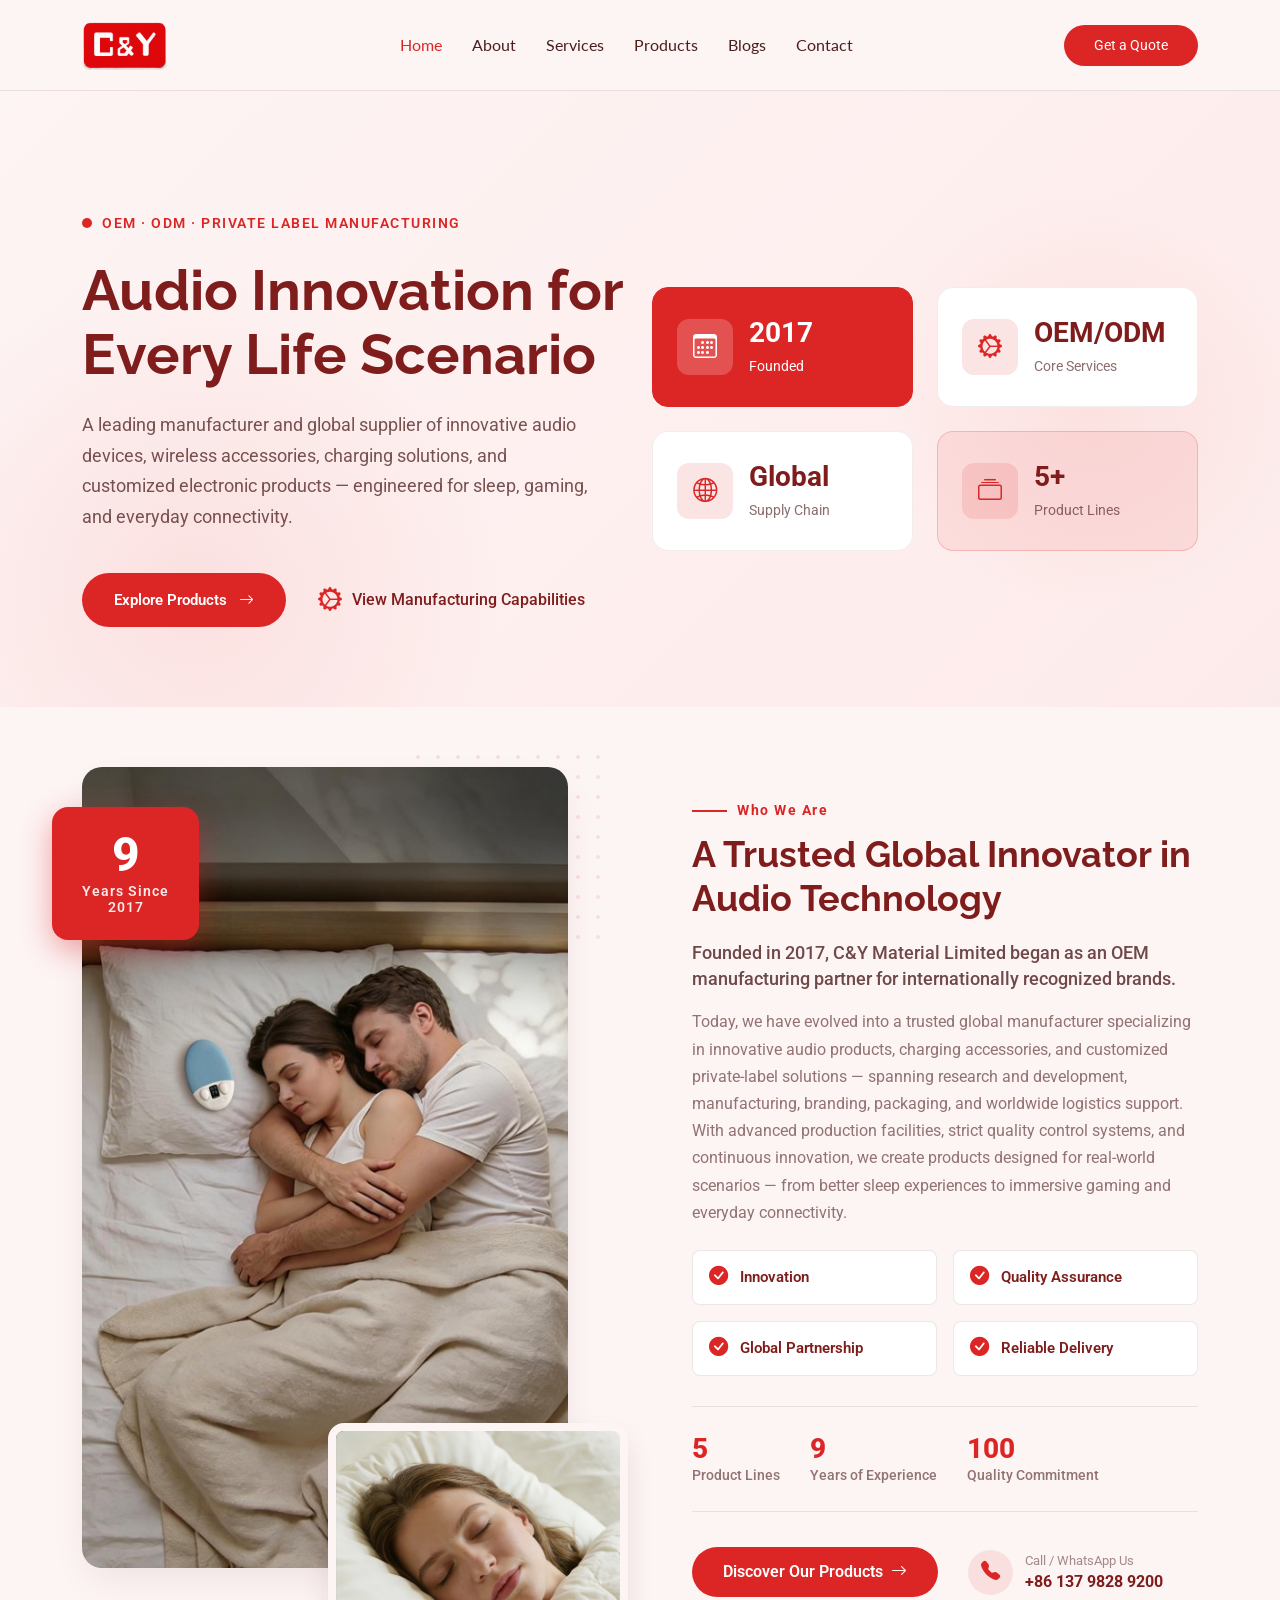
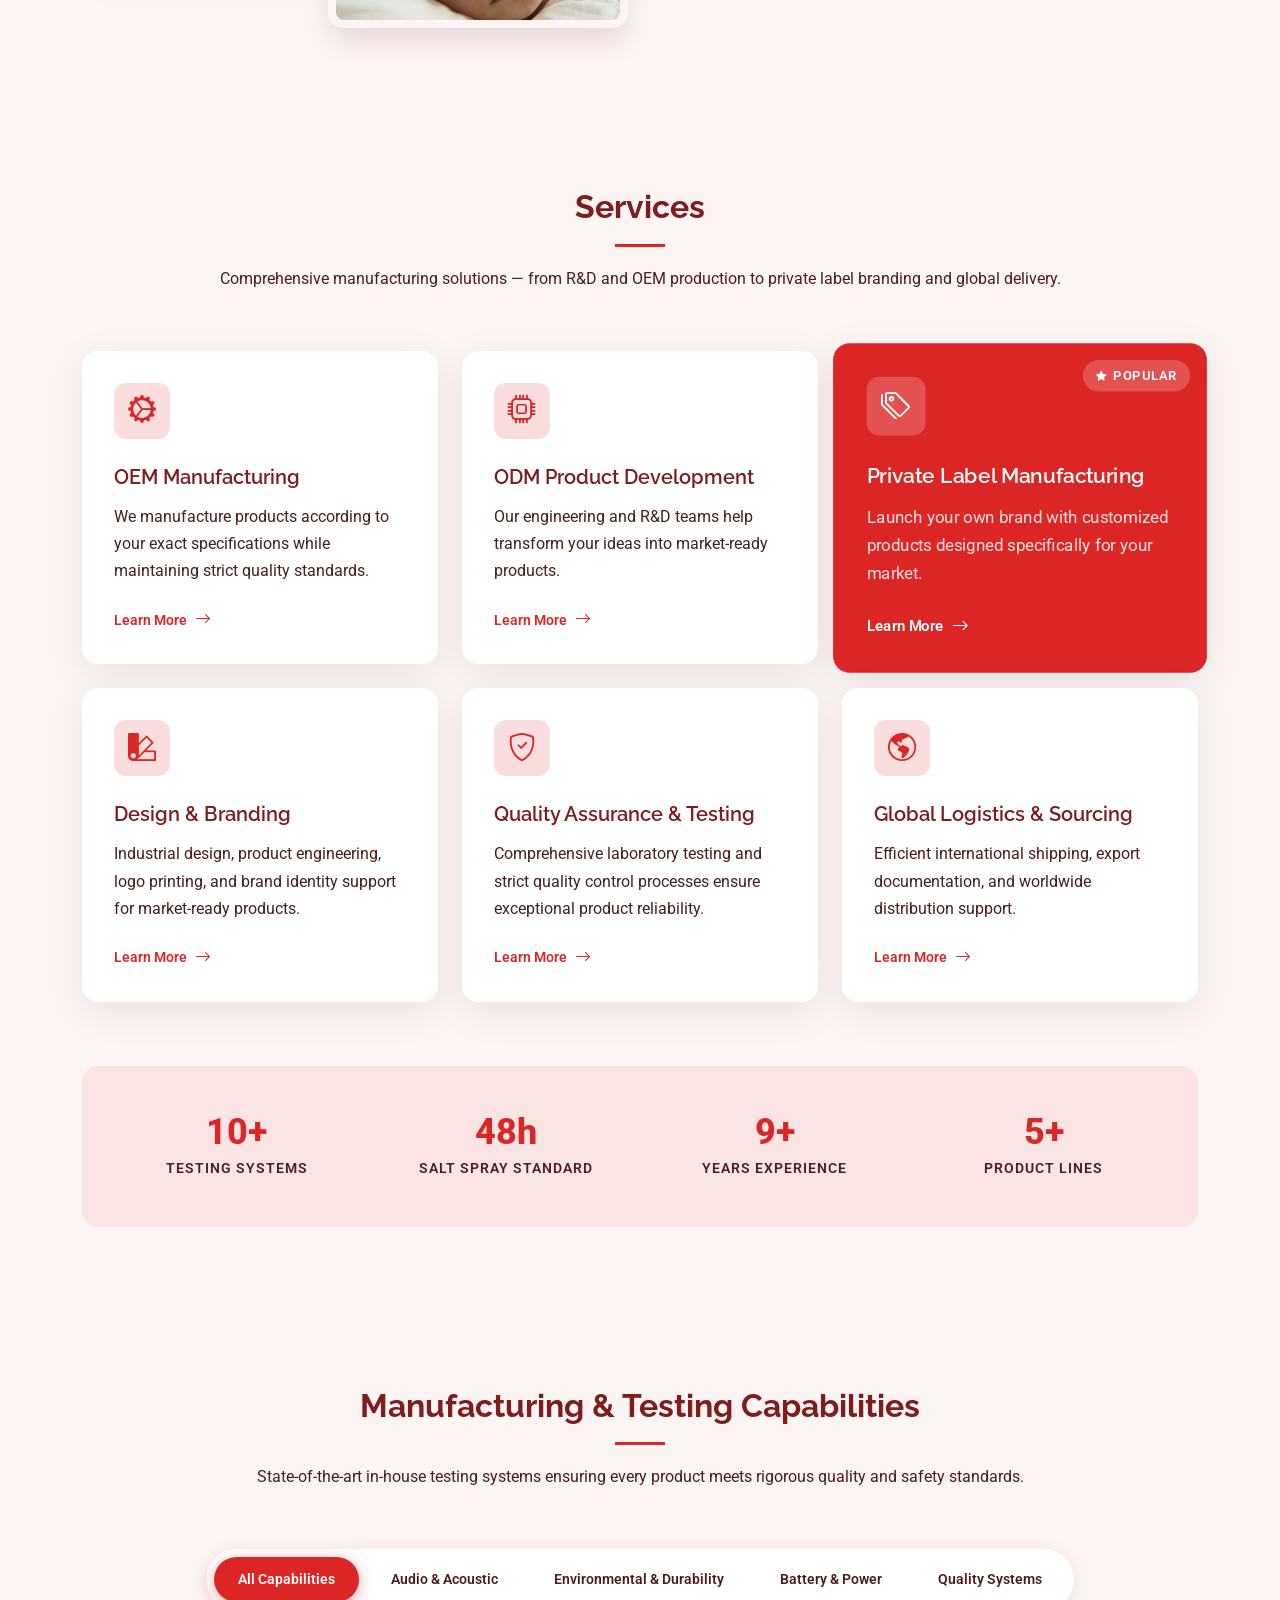
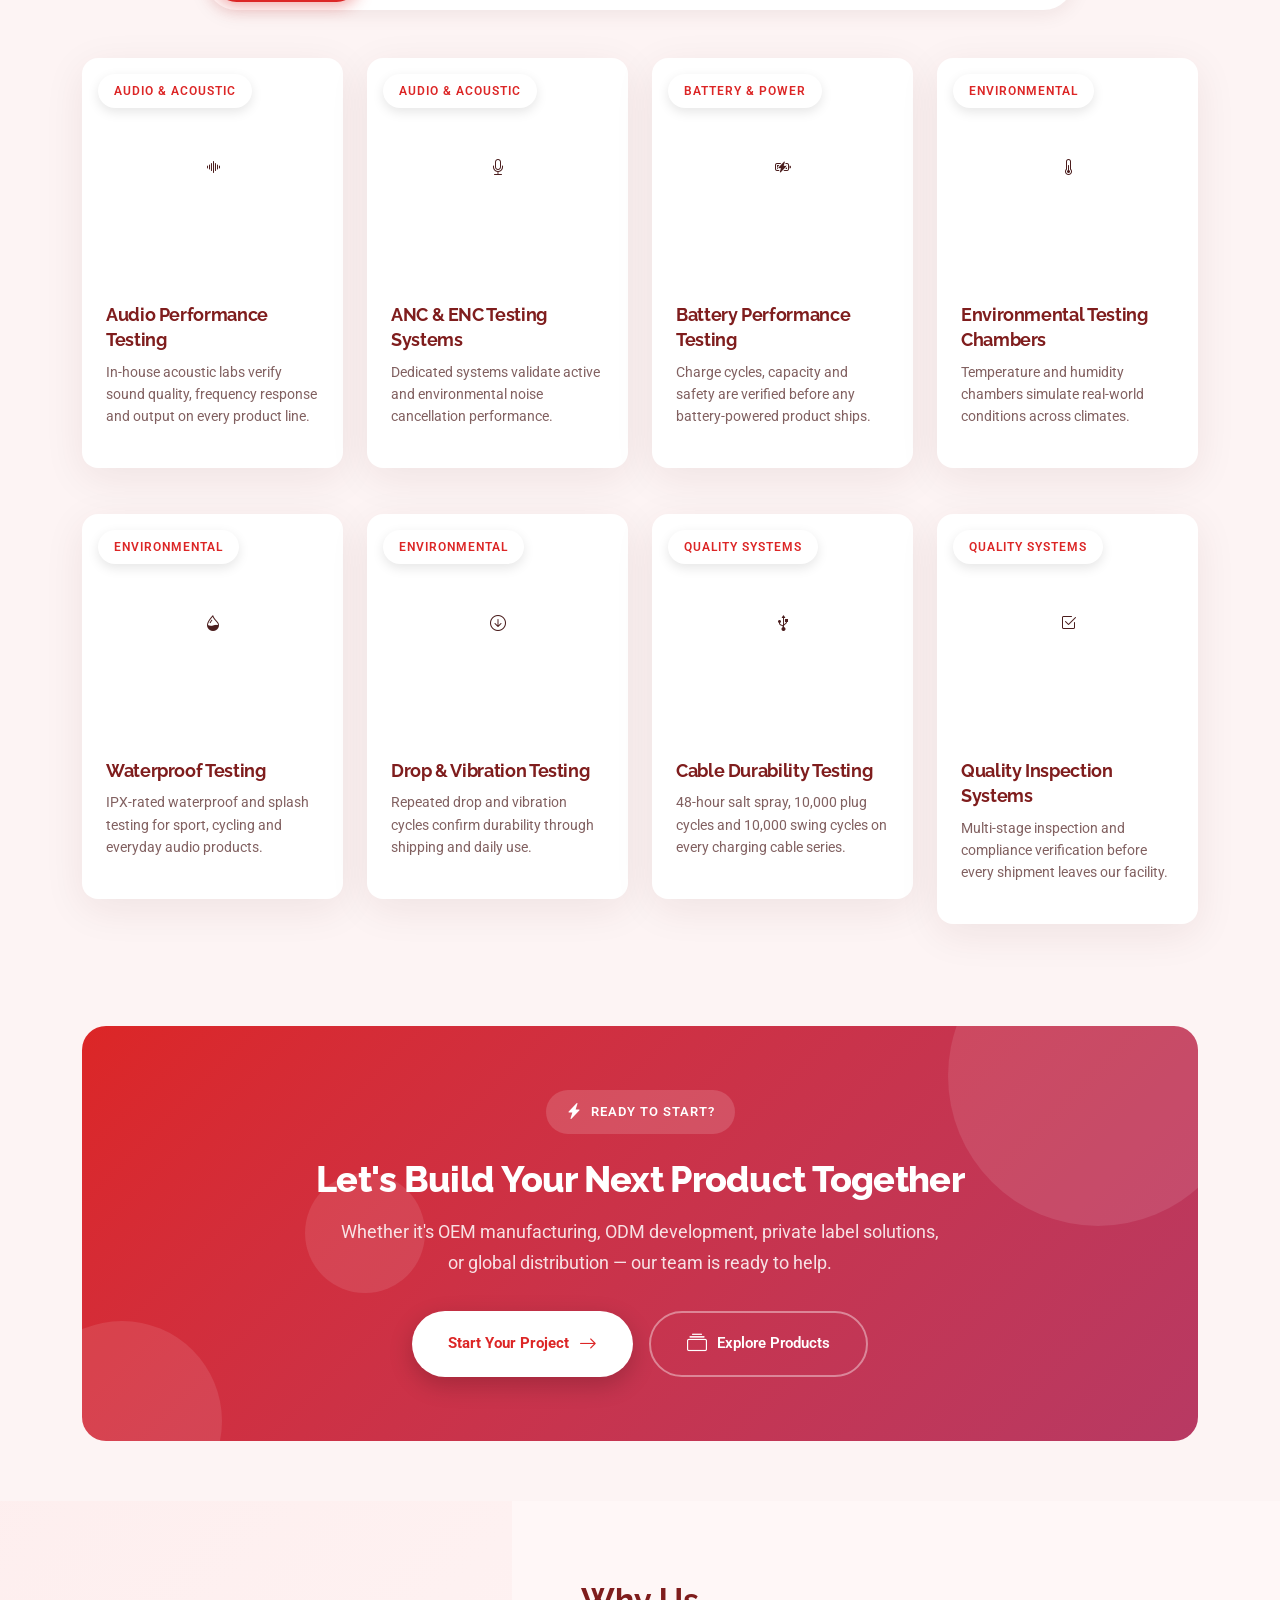
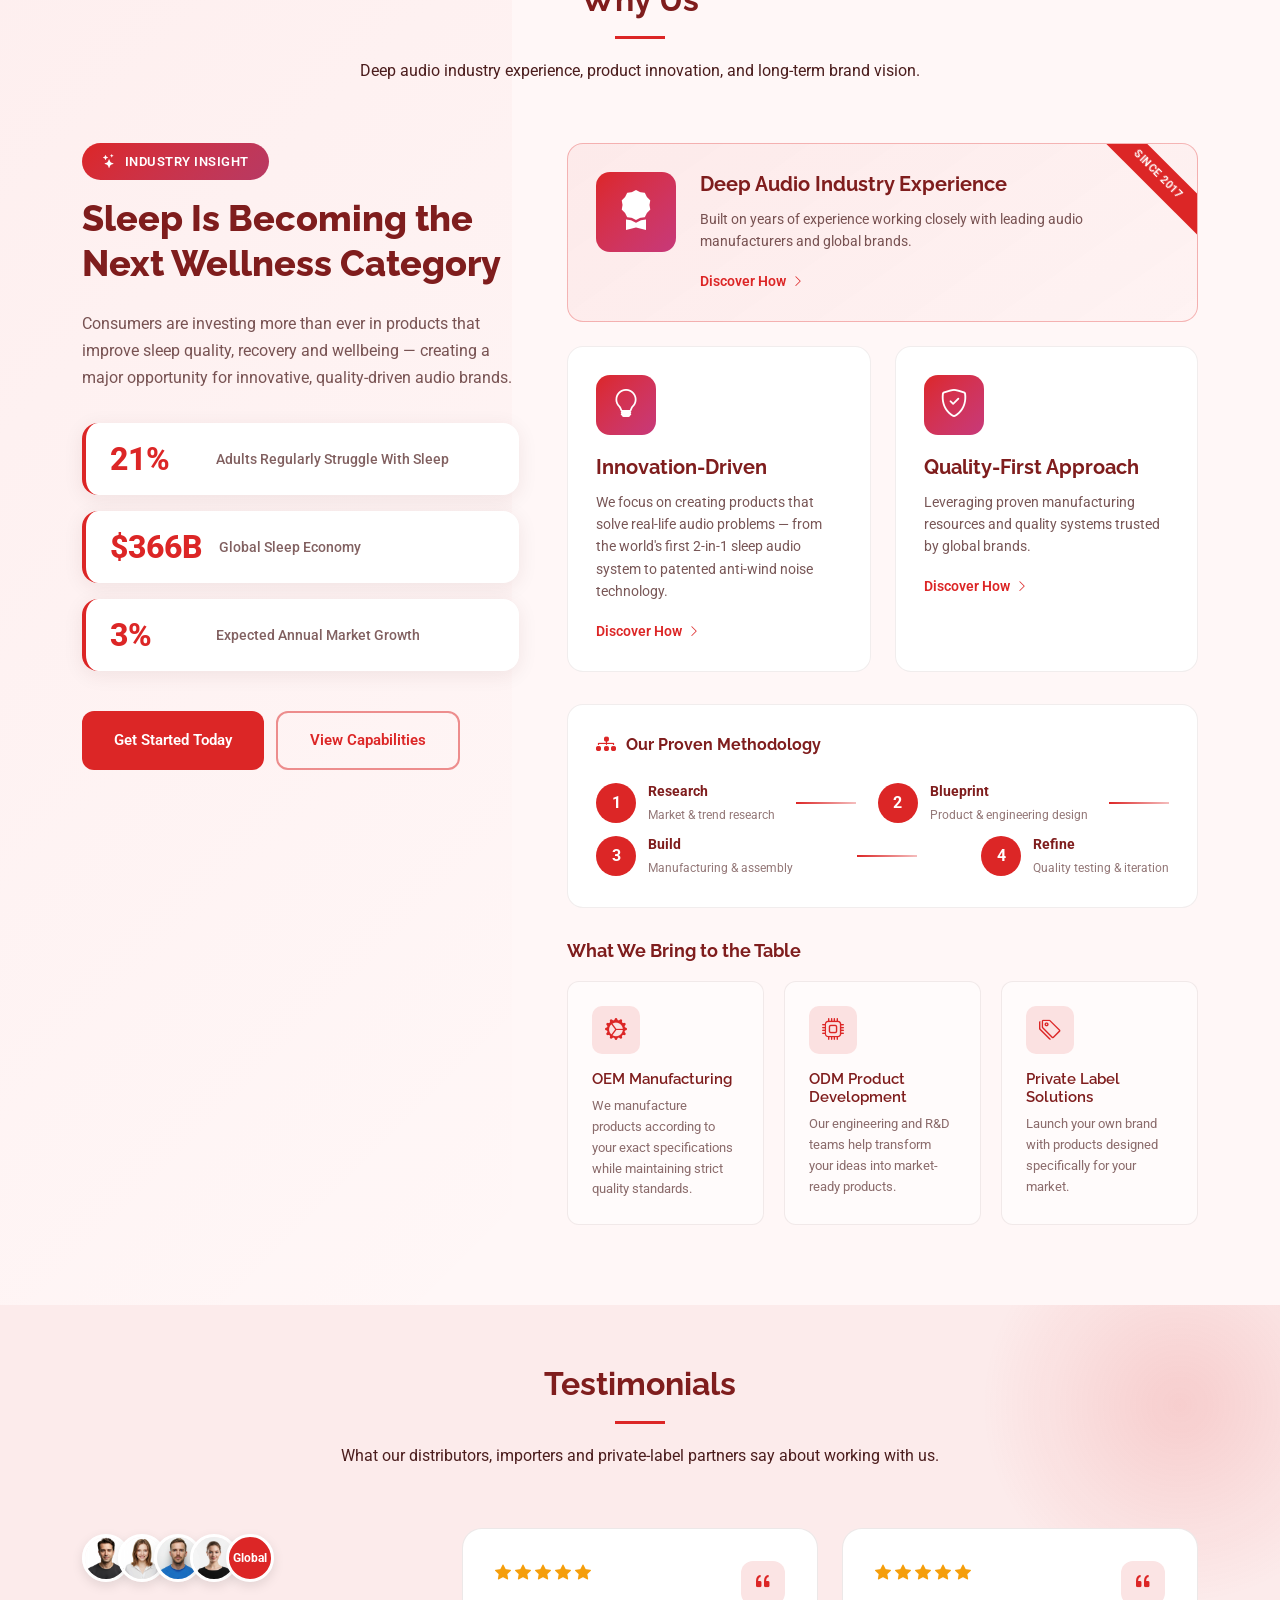
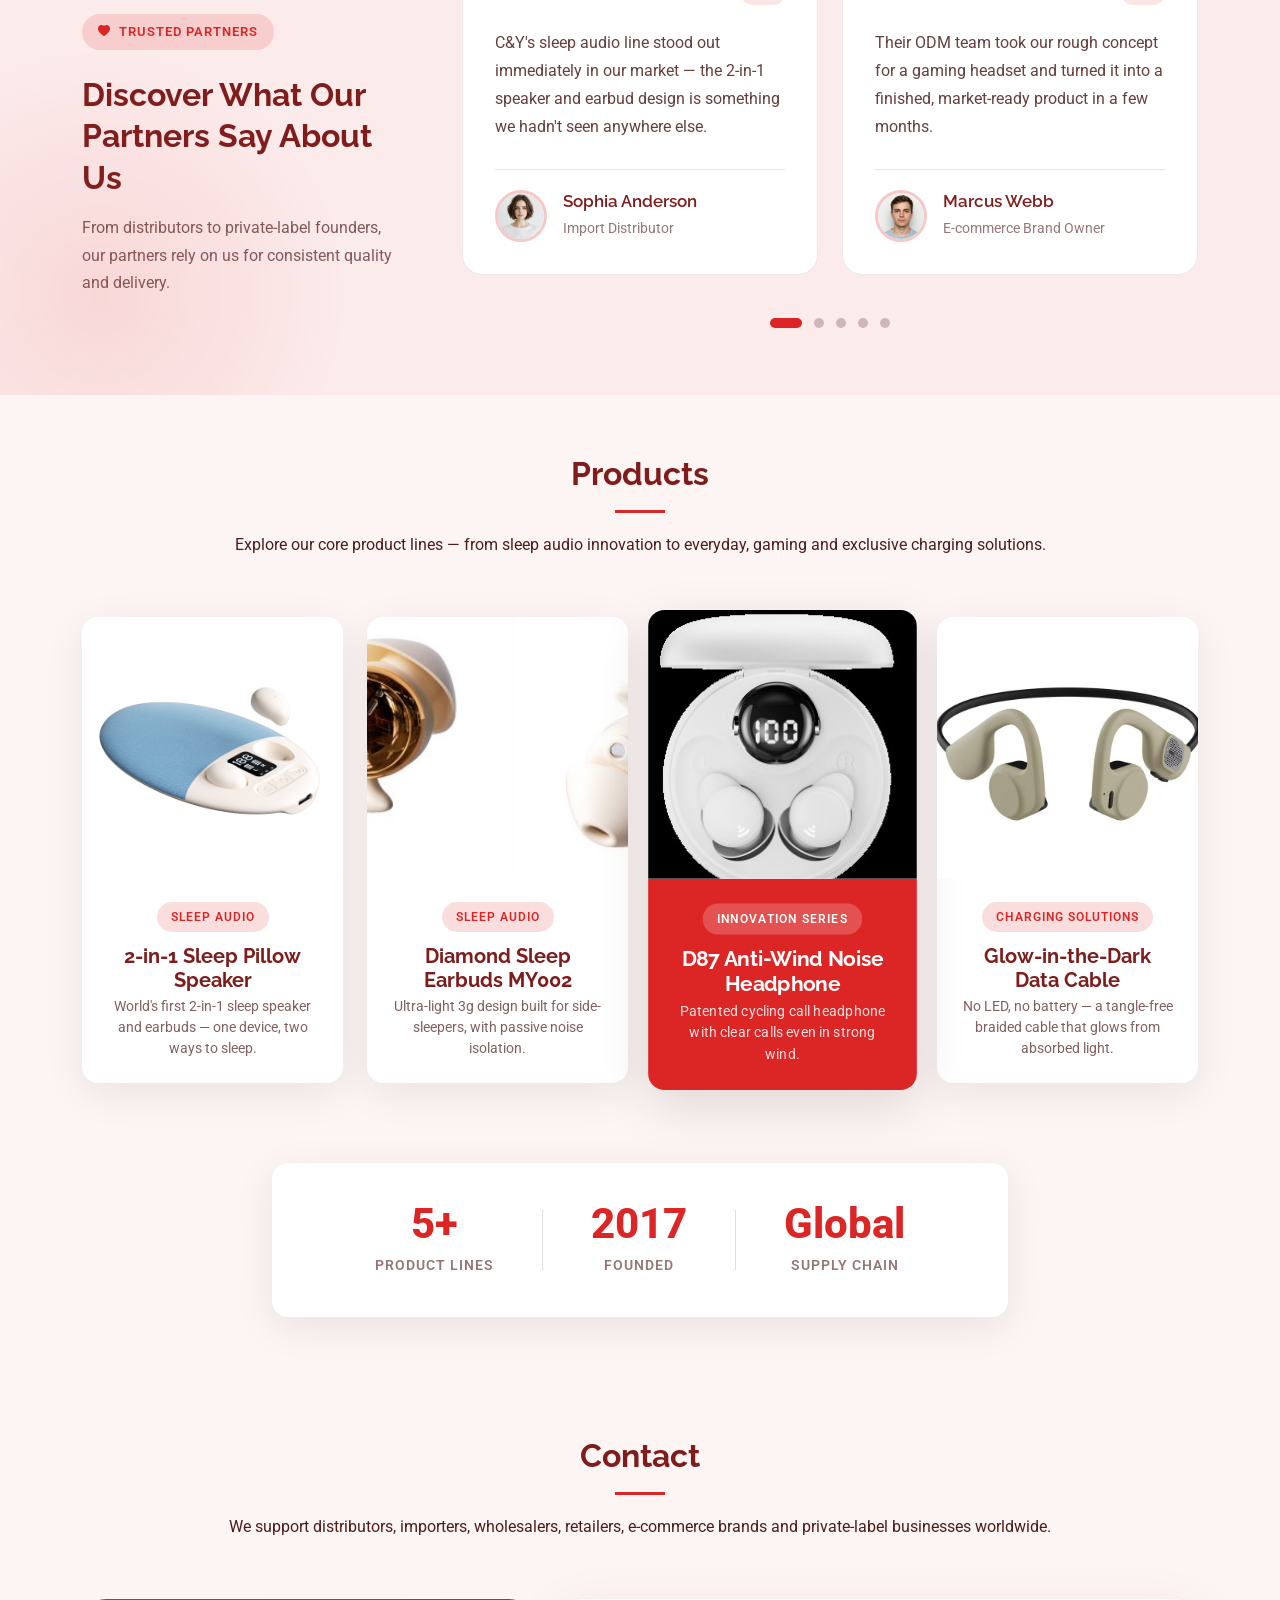
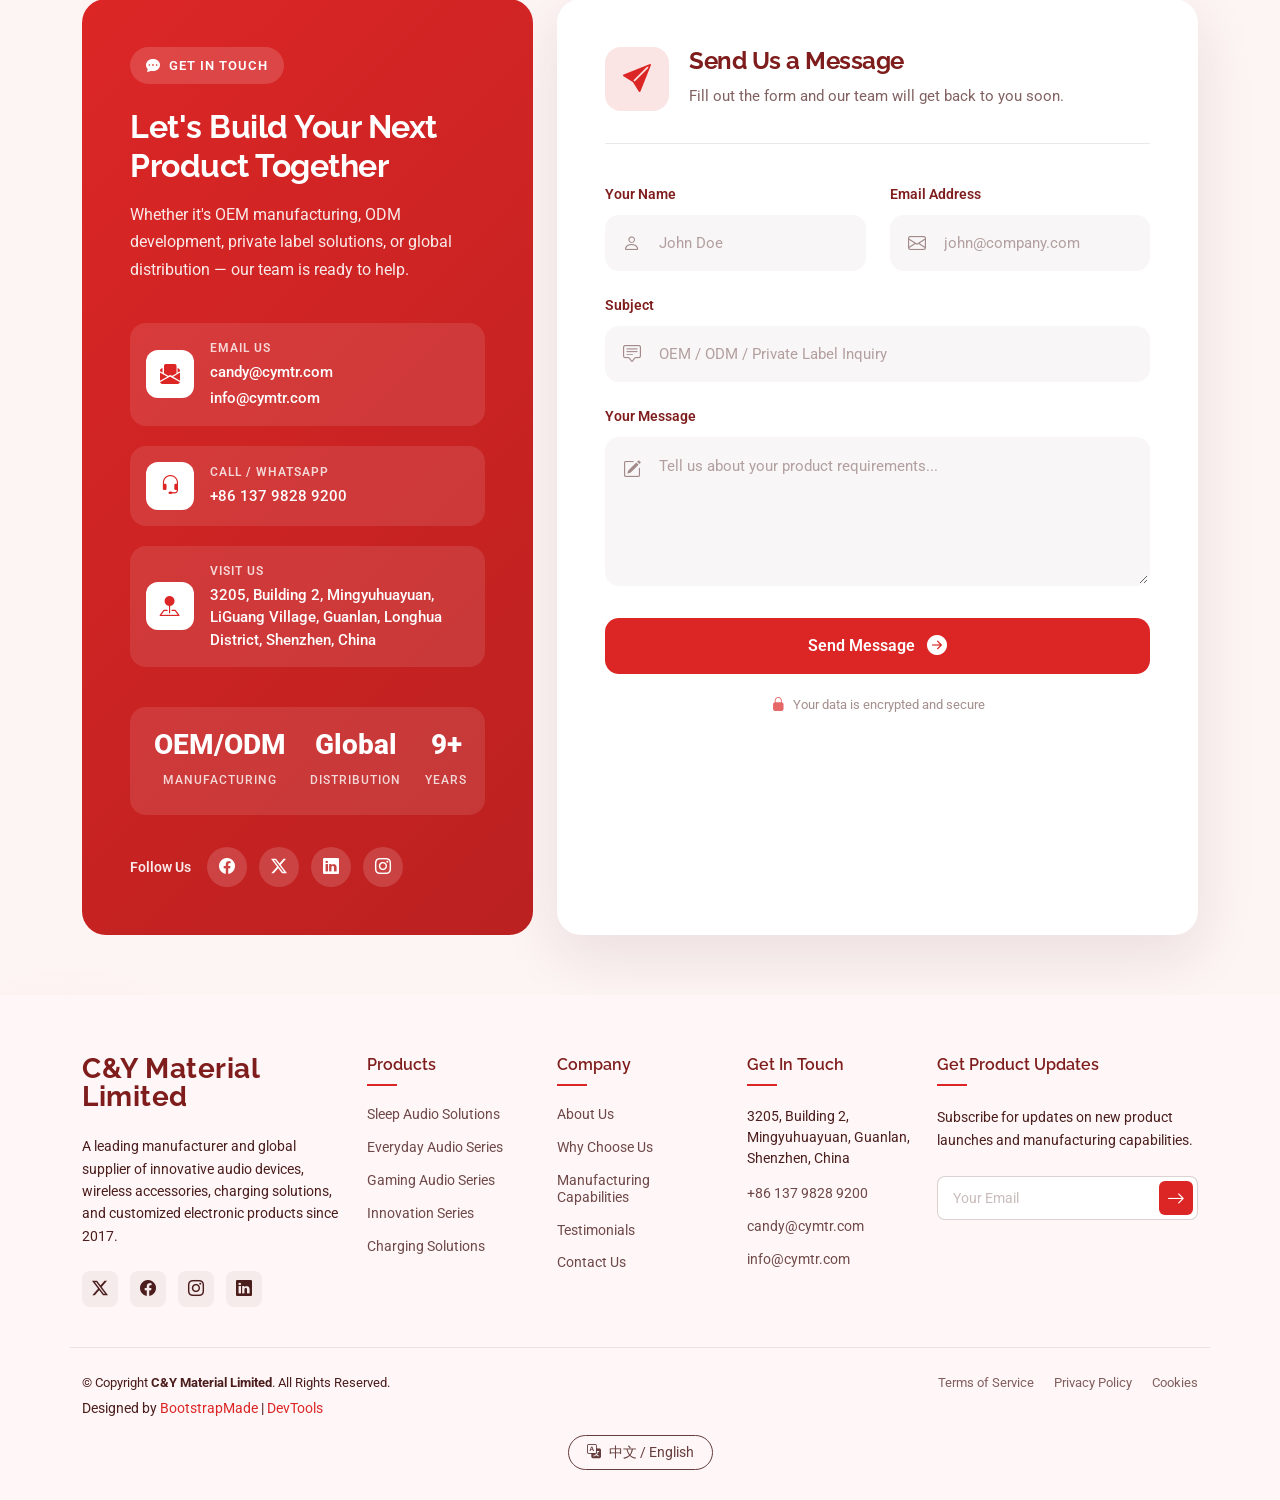
<file: public/index.html>
<!DOCTYPE html>
<html lang="en">

<head>
  <meta charset="utf-8">
  <meta content="width=device-width, initial-scale=1.0" name="viewport">

  <!-- Primary SEO -->
  <title>C&amp;Y Material Limited | Audio OEM · ODM · Private Label Manufacturer, Shenzhen</title>
  <meta name="description" content="C&Y Material Limited is a Shenzhen-based manufacturer of sleep audio, everyday, gaming and charging products. OEM, ODM and private label manufacturing with global supply chain support since 2017.">
  <meta name="keywords" content="C&Y Material Limited, audio OEM manufacturer, ODM audio manufacturer, private label audio, sleep audio speaker, sleep pillow speaker, Bluetooth sleep earbuds, gaming audio manufacturer, anti-wind noise headphone, glow in the dark charging cable, Shenzhen electronics manufacturer">
  <meta name="robots" content="index, follow">
  <meta name="author" content="C&Y Material Limited">
  <link rel="canonical" href="https://www.cymtr.com/">

  <!-- Open Graph / Facebook -->
  <meta property="og:type" content="website">
  <meta property="og:site_name" content="C&Y Material Limited">
  <meta property="og:title" content="C&Y Material Limited | Audio Innovation for Every Life Scenario">
  <meta property="og:description" content="OEM, ODM and private label manufacturer of sleep audio, everyday, gaming and charging products, based in Shenzhen, China since 2017.">
  <meta property="og:image" content="assets/img/about/about-main.jpg">
  <meta property="og:url" content="https://www.cymtr.com/">
  <meta property="og:locale" content="en_US">
  <meta property="og:locale:alternate" content="zh_CN">

  <!-- Twitter -->
  <meta name="twitter:card" content="summary_large_image">
  <meta name="twitter:title" content="C&Y Material Limited | Audio OEM · ODM · Private Label Manufacturer">
  <meta name="twitter:description" content="Sleep audio, everyday, gaming and charging products manufactured in Shenzhen, China since 2017.">
  <meta name="twitter:image" content="assets/img/about/about-main.jpg">

  <!-- Structured Data -->
  <script type="application/ld+json">
  {
    "@context": "https://schema.org",
    "@type": "Organization",
    "name": "C&Y Material Limited",
    "url": "https://www.cymtr.com/",
    "logo": "https://www.cymtr.com/assets/img/about/about-main.jpg",
    "foundingDate": "2017",
    "description": "C&Y Material Limited is a Shenzhen-based manufacturer and global supplier of innovative audio devices, wireless accessories, charging solutions and customized electronic products, offering OEM, ODM and private label manufacturing services.",
    "address": {
      "@type": "PostalAddress",
      "streetAddress": "3205, Building 2, Mingyuhuayuan, LiGuang Village, Guanlan",
      "addressLocality": "Longhua District, Shenzhen",
      "addressCountry": "CN"
    },
    "contactPoint": [{
      "@type": "ContactPoint",
      "telephone": "+86-137-9828-9200",
      "contactType": "sales",
      "email": "candy@cymtr.com"
    }],
    "sameAs": []
  }
  </script>

  <!-- Favicons -->
  <link href="assets/img/favicon.png" rel="icon">
  <link href="assets/img/apple-touch-icon.png" rel="apple-touch-icon">

  <!-- Fonts -->
  <link href="https://fonts.googleapis.com" rel="preconnect">
  <link href="https://fonts.gstatic.com" rel="preconnect" crossorigin>
  <link href="https://fonts.googleapis.com/css2?family=Roboto:ital,wght@0,100;0,300;0,400;0,500;0,700;0,900;1,100;1,300;1,400;1,500;1,700;1,900&family=Lato:ital,wght@0,100;0,300;0,400;0,700;0,900;1,100;1,300;1,400;1,700;1,900&family=Raleway:ital,wght@0,100;0,200;0,300;0,400;0,500;0,600;0,700;0,800;0,900;1,100;1,200;1,300;1,400;1,500;1,600;1,700;1,800;1,900&display=swap" rel="stylesheet">

  <!-- Vendor CSS Files -->
  <link href="assets/vendor/bootstrap/css/bootstrap.min.css" rel="stylesheet">
  <link href="assets/vendor/bootstrap-icons/bootstrap-icons.css" rel="stylesheet">
  <link href="assets/vendor/aos/aos.css" rel="stylesheet">
  <link href="assets/vendor/glightbox/css/glightbox.min.css" rel="stylesheet">
  <link href="assets/vendor/swiper/swiper-bundle.min.css" rel="stylesheet">

  <!-- Main CSS File -->
  <link href="assets/css/main.css" rel="stylesheet">

  <!-- =======================================================
  * Template Name: Orbit
  * Template URL: https://bootstrapmade.com/orbit-bootstrap-template/
  * Updated: Jan 13 2026 with Bootstrap v5.3.8
  * Author: BootstrapMade.com
  * License: https://bootstrapmade.com/license/
  * Content customized for C&Y Material Limited
  ======================================================== -->
</head>

<body class="index-page">

  <header id="header" class="header d-flex align-items-center sticky-top">
    <div class="container position-relative d-flex align-items-center justify-content-between">

      <a href="index.html" class="logo d-flex align-items-center me-auto me-xl-0">
        <img src="assets/img/nav_logo2.png" alt="">
      </a>

      <nav id="navmenu" class="navmenu">
        <ul>
          <li><a href="index.html" class="active" data-en="Home" data-zh="首页">Home</a></li>
          <li><a href="about.html" data-en="About" data-zh="关于我们">About</a></li>
          <li><a href="service.html" data-en="Services" data-zh="服务">Services</a></li>
          <li><a href="products.html" data-en="Products" data-zh="制造能力">Products</a></li>
          <li><a href="blogs.html" data-en="Blogs" data-zh="产品">Blogs</a></li>
          <li><a href="contact.html" data-en="Contact" data-zh="联系我们">Contact</a></li>
        </ul>
        <i class="mobile-nav-toggle d-xl-none bi bi-list"></i>
      </nav>

      <a class="btn-getstarted" href="#contact" data-en="Get a Quote" data-zh="获取报价">Get a Quote</a>

    </div>
  </header>

  <main class="main">

    <!-- Hero Section -->
    <section id="hero" class="hero section">

      <div class="container" data-aos="fade-up" data-aos-delay="100">

        <div class="row align-items-center gy-5">

          <div class="col-lg-6" data-aos="fade-right" data-aos-delay="200">
            <div class="hero-content">
              <div class="hero-tag" data-aos="fade-up" data-aos-delay="250">
                <span class="tag-dot"></span>
                <span class="tag-text" data-en="OEM · ODM · Private Label Manufacturing" data-zh="OEM · ODM · 贴牌代工制造">OEM · ODM · Private Label Manufacturing</span>
              </div>

              <h1 class="hero-headline" data-aos="fade-up" data-aos-delay="300" data-en="Audio Innovation for Every Life Scenario" data-zh="为每一种生活场景，创造音频创新">Audio Innovation for Every Life Scenario</h1>

              <p class="hero-text" data-aos="fade-up" data-aos-delay="350" data-en="A leading manufacturer and global supplier of innovative audio devices, wireless accessories, charging solutions, and customized electronic products — engineered for sleep, gaming, and everyday connectivity." data-zh="C&Y是一家领先的创新音频设备、无线配件、充电方案及定制电子产品制造商与全球供应商——专为睡眠、游戏及日常连接场景而设计。">A leading manufacturer and global supplier of innovative audio devices, wireless accessories, charging solutions, and customized electronic products — engineered for sleep, gaming, and everyday connectivity.</p>

              <div class="hero-cta" data-aos="fade-up" data-aos-delay="400">
                <a href="#products" class="cta-button">
                  <span data-en="Explore Products" data-zh="浏览产品">Explore Products</span>
                  <i class="bi bi-arrow-right"></i>
                </a>
                <a href="#portfolio" class="cta-link">
                  <i class="bi bi-gear-wide-connected"></i>
                  <span data-en="View Manufacturing Capabilities" data-zh="查看制造能力">View Manufacturing Capabilities</span>
                </a>
              </div>
            </div>
          </div>

          <div class="col-lg-6" data-aos="fade-left" data-aos-delay="300">
            <div class="stats-grid">
              <div class="stat-card stat-card-primary" data-aos="zoom-in" data-aos-delay="350">
                <div class="stat-icon-wrap">
                  <i class="bi bi-calendar3"></i>
                </div>
                <div class="stat-info">
                  <span class="stat-value">2017</span>
                  <span class="stat-title" data-en="Founded" data-zh="成立年份">Founded</span>
                </div>
              </div>

              <div class="stat-card" data-aos="zoom-in" data-aos-delay="400">
                <div class="stat-icon-wrap">
                  <i class="bi bi-gear-wide-connected"></i>
                </div>
                <div class="stat-info">
                  <span class="stat-value">OEM/ODM</span>
                  <span class="stat-title" data-en="Core Services" data-zh="核心业务">Core Services</span>
                </div>
              </div>

              <div class="stat-card" data-aos="zoom-in" data-aos-delay="450">
                <div class="stat-icon-wrap">
                  <i class="bi bi-globe2"></i>
                </div>
                <div class="stat-info">
                  <span class="stat-value" data-en="Global" data-zh="全球">Global</span>
                  <span class="stat-title" data-en="Supply Chain" data-zh="供应链">Supply Chain</span>
                </div>
              </div>

              <div class="stat-card stat-card-accent" data-aos="zoom-in" data-aos-delay="500">
                <div class="stat-icon-wrap">
                  <i class="bi bi-collection"></i>
                </div>
                <div class="stat-info">
                  <span class="stat-value">5+</span>
                  <span class="stat-title" data-en="Product Lines" data-zh="产品系列">Product Lines</span>
                </div>
              </div>
            </div>
          </div>

        </div>

      </div>

    </section><!-- /Hero Section -->

    <!-- About Section -->
    <section id="about" class="about section">

      <div class="container" data-aos="fade-up" data-aos-delay="100">

        <div class="row gy-5 align-items-center">

          <div class="col-xl-6 aos-init aos-animate" data-aos="fade-right" data-aos-delay="200">
            <div class="about-images-wrapper">
              <div class="image-main">
                <img src="assets/img/about/about-main.jpg" alt="C&Y Material Limited sleep audio product in use" class="img-fluid">
              </div>
              <div class="image-offset">
                <img src="assets/img/about/about-square.jpg" alt="C&Y Material Limited lifestyle audio product" class="img-fluid">
              </div>
              <div class="experience-badge">
                <span class="years purecounter" data-purecounter-start="0" data-purecounter-end="9" data-purecounter-duration="1">9</span>
                <span class="text" data-en="Years Since<br>2017" data-zh="自2017年<br>深耕行业">Years Since<br>2017</span>
              </div>
              <div class="shape-pattern"></div>
            </div>
          </div>

          <div class="col-xl-6 aos-init aos-animate" data-aos="fade-left" data-aos-delay="300">
            <div class="about-content">
              <div class="section-subtitle" data-en="Who We Are" data-zh="关于我们">Who We Are</div>
              <h2 data-en="A Trusted Global Innovator in Audio Technology" data-zh="值得信赖的全球音频技术创新者">A Trusted Global Innovator in Audio Technology</h2>
              <p class="lead-text" data-en="Founded in 2017, C&Y Material Limited began as an OEM manufacturing partner for internationally recognized brands." data-zh="C&Y材料有限公司成立于2017年，最初是国际知名品牌的OEM制造合作伙伴。">
                Founded in 2017, C&Y Material Limited began as an OEM manufacturing partner for internationally recognized brands.
              </p>
              <p class="mb-4 description" data-en="Today, we have evolved into a trusted global manufacturer specializing in innovative audio products, charging accessories, and customized private-label solutions — spanning research and development, manufacturing, branding, packaging, and worldwide logistics support. With advanced production facilities, strict quality control systems, and continuous innovation, we create products designed for real-world scenarios — from better sleep experiences to immersive gaming and everyday connectivity." data-zh="如今，我们已发展成为专注于创新音频产品、充电配件及定制贴牌方案的全球化制造商——业务涵盖研发、生产、品牌打造、包装及全球物流支持。凭借先进的生产设施、严格的质量控制体系与持续创新，我们打造出真正贴合实际生活场景的产品——从更优质的睡眠体验，到沉浸式游戏与日常连接。">
                Today, we have evolved into a trusted global manufacturer specializing in innovative audio products, charging accessories, and customized private-label solutions — spanning research and development, manufacturing, branding, packaging, and worldwide logistics support. With advanced production facilities, strict quality control systems, and continuous innovation, we create products designed for real-world scenarios — from better sleep experiences to immersive gaming and everyday connectivity.
              </p>

              <div class="features-grid">
                <div class="feature-card">
                  <i class="bi bi-check-circle-fill"></i>
                  <span data-en="Innovation" data-zh="创新">Innovation</span>
                </div>
                <div class="feature-card">
                  <i class="bi bi-check-circle-fill"></i>
                  <span data-en="Quality Assurance" data-zh="质量保证">Quality Assurance</span>
                </div>
                <div class="feature-card">
                  <i class="bi bi-check-circle-fill"></i>
                  <span data-en="Global Partnership" data-zh="全球合作">Global Partnership</span>
                </div>
                <div class="feature-card">
                  <i class="bi bi-check-circle-fill"></i>
                  <span data-en="Reliable Delivery" data-zh="可靠交付">Reliable Delivery</span>
                </div>
              </div>

              <div class="stats-row">
                <div class="stat-box">
                  <span class="number purecounter" data-purecounter-start="0" data-purecounter-end="5" data-purecounter-duration="1">5</span>
                  <span class="label" data-en="Product Lines" data-zh="产品系列">Product Lines</span>
                </div>
                <div class="stat-box">
                  <span class="number purecounter" data-purecounter-start="0" data-purecounter-end="9" data-purecounter-duration="1">9</span>
                  <span class="label" data-en="Years of Experience" data-zh="行业经验（年）">Years of Experience</span>
                </div>
                <div class="stat-box">
                  <span class="number purecounter" data-purecounter-start="0" data-purecounter-end="100" data-purecounter-duration="1">100%</span>
                  <span class="label" data-en="Quality Commitment" data-zh="质量承诺">Quality Commitment</span>
                </div>
              </div>

              <div class="action-buttons">
                <a href="#products" class="btn btn-primary-custom">
                  <span data-en="Discover Our Products" data-zh="探索我们的产品">Discover Our Products</span> <i class="bi bi-arrow-right"></i>
                </a>
                <div class="contact-info">
                  <div class="icon-box">
                    <i class="bi bi-telephone-fill"></i>
                  </div>
                  <div class="text">
                    <span data-en="Call / WhatsApp Us" data-zh="电话 / WhatsApp">Call / WhatsApp Us</span>
                    <a href="tel:+8613798289200">+86 137 9828 9200</a>
                  </div>
                </div>
              </div>

            </div>
          </div>

        </div>

      </div>

    </section><!-- /About Section -->

    <!-- Services Section -->
    <section id="services" class="services section">

      <!-- Section Title -->
      <div class="container section-title" data-aos="fade-up">
        <h2 data-en="Services" data-zh="服务">Services</h2>
        <p data-en="Comprehensive manufacturing solutions — from R&D and OEM production to private label branding and global delivery." data-zh="全方位制造解决方案——从研发与OEM生产，到贴牌品牌打造与全球交付。">Comprehensive manufacturing solutions — from R&D and OEM production to private label branding and global delivery.</p>
      </div><!-- End Section Title -->

      <div class="container" data-aos="fade-up" data-aos-delay="100">

        <div class="row g-4">

          <!-- Service Card 1 -->
          <div class="col-lg-4 col-md-6" data-aos="fade-up" data-aos-delay="100">
            <div class="service-card">
              <div class="icon-wrapper">
                <i class="bi bi-gear-wide-connected"></i>
              </div>
              <h3 data-en="OEM Manufacturing" data-zh="OEM 代工制造">OEM Manufacturing</h3>
              <p data-en="We manufacture products according to your exact specifications while maintaining strict quality standards." data-zh="我们严格按照客户的精确规格进行生产，并始终保持严苛的质量标准。">We manufacture products according to your exact specifications while maintaining strict quality standards.</p>
              <a href="#contact" class="service-link">
                <span data-en="Learn More" data-zh="了解更多">Learn More</span>
                <i class="bi bi-arrow-right"></i>
              </a>
            </div>
          </div><!-- End Service Card -->

          <!-- Service Card 2 -->
          <div class="col-lg-4 col-md-6" data-aos="fade-up" data-aos-delay="200">
            <div class="service-card">
              <div class="icon-wrapper">
                <i class="bi bi-cpu"></i>
              </div>
              <h3 data-en="ODM Product Development" data-zh="ODM 产品开发">ODM Product Development</h3>
              <p data-en="Our engineering and R&D teams help transform your ideas into market-ready products." data-zh="我们的工程与研发团队助力将您的创意转化为可上市的成熟产品。">Our engineering and R&D teams help transform your ideas into market-ready products.</p>
              <a href="#contact" class="service-link">
                <span data-en="Learn More" data-zh="了解更多">Learn More</span>
                <i class="bi bi-arrow-right"></i>
              </a>
            </div>
          </div><!-- End Service Card -->

          <!-- Service Card 3 - Featured -->
          <div class="col-lg-4 col-md-6" data-aos="fade-up" data-aos-delay="300">
            <div class="service-card featured">
              <div class="featured-badge">
                <i class="bi bi-star-fill"></i>
                <span data-en="Popular" data-zh="热门">Popular</span>
              </div>
              <div class="icon-wrapper">
                <i class="bi bi-tags"></i>
              </div>
              <h3 data-en="Private Label Manufacturing" data-zh="贴牌代工制造">Private Label Manufacturing</h3>
              <p data-en="Launch your own brand with customized products designed specifically for your market." data-zh="打造专属品牌，我们为您的目标市场量身定制专属产品。">Launch your own brand with customized products designed specifically for your market.</p>
              <a href="#contact" class="service-link">
                <span data-en="Learn More" data-zh="了解更多">Learn More</span>
                <i class="bi bi-arrow-right"></i>
              </a>
            </div>
          </div><!-- End Service Card -->

          <!-- Service Card 4 -->
          <div class="col-lg-4 col-md-6" data-aos="fade-up" data-aos-delay="100">
            <div class="service-card">
              <div class="icon-wrapper">
                <i class="bi bi-palette2"></i>
              </div>
              <h3 data-en="Design &amp; Branding" data-zh="设计与品牌打造">Design &amp; Branding</h3>
              <p data-en="Industrial design, product engineering, logo printing, and brand identity support for market-ready products." data-zh="工业设计、产品工程、logo印刷及品牌形象支持，助力产品顺利上市。">Industrial design, product engineering, logo printing, and brand identity support for market-ready products.</p>
              <a href="#contact" class="service-link">
                <span data-en="Learn More" data-zh="了解更多">Learn More</span>
                <i class="bi bi-arrow-right"></i>
              </a>
            </div>
          </div><!-- End Service Card -->

          <!-- Service Card 5 -->
          <div class="col-lg-4 col-md-6" data-aos="fade-up" data-aos-delay="200">
            <div class="service-card">
              <div class="icon-wrapper">
                <i class="bi bi-shield-check"></i>
              </div>
              <h3 data-en="Quality Assurance &amp; Testing" data-zh="质量保证与检测">Quality Assurance &amp; Testing</h3>
              <p data-en="Comprehensive laboratory testing and strict quality control processes ensure exceptional product reliability." data-zh="全面的实验室检测与严格质控流程，确保产品拥有卓越的可靠性。">Comprehensive laboratory testing and strict quality control processes ensure exceptional product reliability.</p>
              <a href="#contact" class="service-link">
                <span data-en="Learn More" data-zh="了解更多">Learn More</span>
                <i class="bi bi-arrow-right"></i>
              </a>
            </div>
          </div><!-- End Service Card -->

          <!-- Service Card 6 -->
          <div class="col-lg-4 col-md-6" data-aos="fade-up" data-aos-delay="300">
            <div class="service-card">
              <div class="icon-wrapper">
                <i class="bi bi-globe-americas"></i>
              </div>
              <h3 data-en="Global Logistics &amp; Sourcing" data-zh="全球物流与采购">Global Logistics &amp; Sourcing</h3>
              <p data-en="Efficient international shipping, export documentation, and worldwide distribution support." data-zh="高效的国际运输、出口单证处理，以及全球分销支持。">Efficient international shipping, export documentation, and worldwide distribution support.</p>
              <a href="#contact" class="service-link">
                <span data-en="Learn More" data-zh="了解更多">Learn More</span>
                <i class="bi bi-arrow-right"></i>
              </a>
            </div>
          </div><!-- End Service Card -->

        </div>

        <!-- Stats Row -->
        <div class="stats-row" data-aos="fade-up" data-aos-delay="400">
          <div class="row g-4 justify-content-center">
            <div class="col-6 col-md-3">
              <div class="stat-item">
                <span class="stat-number">10+</span>
                <span class="stat-label" data-en="Testing Systems" data-zh="检测系统">Testing Systems</span>
              </div>
            </div>
            <div class="col-6 col-md-3">
              <div class="stat-item">
                <span class="stat-number">48h</span>
                <span class="stat-label" data-en="Salt Spray Standard" data-zh="盐雾测试标准">Salt Spray Standard</span>
              </div>
            </div>
            <div class="col-6 col-md-3">
              <div class="stat-item">
                <span class="stat-number">9+</span>
                <span class="stat-label" data-en="Years Experience" data-zh="行业经验（年）">Years Experience</span>
              </div>
            </div>
            <div class="col-6 col-md-3">
              <div class="stat-item">
                <span class="stat-number">5+</span>
                <span class="stat-label" data-en="Product Lines" data-zh="产品系列">Product Lines</span>
              </div>
            </div>
          </div>
        </div>

      </div>

    </section><!-- /Services Section -->

    <!-- Manufacturing & Testing Capabilities Section (formerly Portfolio) -->
    <section id="portfolio" class="portfolio section">

      <!-- Section Title -->
      <div class="container section-title" data-aos="fade-up">
        <h2 data-en="Manufacturing &amp; Testing Capabilities" data-zh="制造与检测能力">Manufacturing &amp; Testing Capabilities</h2>
        <p data-en="State-of-the-art in-house testing systems ensuring every product meets rigorous quality and safety standards." data-zh="先进的内部检测系统，确保每一件产品都符合严苛的品质与安全标准。">State-of-the-art in-house testing systems ensuring every product meets rigorous quality and safety standards.</p>
      </div><!-- End Section Title -->

      <div class="container" data-aos="fade-up" data-aos-delay="100">

        <div class="isotope-layout" data-default-filter="*" data-layout="fitRows" data-sort="original-order">

          <div class="filters-wrapper" data-aos="fade-up" data-aos-delay="100">
            <ul class="portfolio-filters isotope-filters">
              <li data-filter="*" class="filter-active" data-en="All Capabilities" data-zh="全部能力">All Capabilities</li>
              <li data-filter=".filter-audio" data-en="Audio &amp; Acoustic" data-zh="音频声学">Audio &amp; Acoustic</li>
              <li data-filter=".filter-environmental" data-en="Environmental &amp; Durability" data-zh="环境与耐久性">Environmental &amp; Durability</li>
              <li data-filter=".filter-battery" data-en="Battery &amp; Power" data-zh="电池与电源">Battery &amp; Power</li>
              <li data-filter=".filter-quality" data-en="Quality Systems" data-zh="质量体系">Quality Systems</li>
            </ul>
          </div>

          <div class="row g-4 isotope-container" data-aos="fade-up" data-aos-delay="200">

            <div class="col-lg-3 col-md-6 portfolio-item isotope-item filter-audio">
              <div class="project-card">
                <div class="image-wrapper d-flex align-items-center justify-content-center" style="min-height:180px;">
                  <div class="icon-wrapper"><i class="bi bi-soundwave"></i></div>
                  <span class="category-badge" data-en="Audio &amp; Acoustic" data-zh="音频声学">Audio &amp; Acoustic</span>
                </div>
                <div class="project-info">
                  <h3 data-en="Audio Performance Testing" data-zh="音频性能测试">Audio Performance Testing</h3>
                  <p data-en="In-house acoustic labs verify sound quality, frequency response and output on every product line." data-zh="内部声学实验室对每条产品线的音质、频响与输出进行验证。">In-house acoustic labs verify sound quality, frequency response and output on every product line.</p>
                </div>
              </div>
            </div><!-- End Capability Item -->

            <div class="col-lg-3 col-md-6 portfolio-item isotope-item filter-audio">
              <div class="project-card">
                <div class="image-wrapper d-flex align-items-center justify-content-center" style="min-height:180px;">
                  <div class="icon-wrapper"><i class="bi bi-mic"></i></div>
                  <span class="category-badge" data-en="Audio &amp; Acoustic" data-zh="音频声学">Audio &amp; Acoustic</span>
                </div>
                <div class="project-info">
                  <h3 data-en="ANC &amp; ENC Testing Systems" data-zh="ANC 与 ENC 测试系统">ANC &amp; ENC Testing Systems</h3>
                  <p data-en="Dedicated systems validate active and environmental noise cancellation performance." data-zh="专用系统验证主动降噪与环境降噪的实际表现。">Dedicated systems validate active and environmental noise cancellation performance.</p>
                </div>
              </div>
            </div><!-- End Capability Item -->

            <div class="col-lg-3 col-md-6 portfolio-item isotope-item filter-battery">
              <div class="project-card">
                <div class="image-wrapper d-flex align-items-center justify-content-center" style="min-height:180px;">
                  <div class="icon-wrapper"><i class="bi bi-battery-charging"></i></div>
                  <span class="category-badge" data-en="Battery &amp; Power" data-zh="电池与电源">Battery &amp; Power</span>
                </div>
                <div class="project-info">
                  <h3 data-en="Battery Performance Testing" data-zh="电池性能测试">Battery Performance Testing</h3>
                  <p data-en="Charge cycles, capacity and safety are verified before any battery-powered product ships." data-zh="所有配备电池的产品出货前，均需经过充电循环、容量与安全性验证。">Charge cycles, capacity and safety are verified before any battery-powered product ships.</p>
                </div>
              </div>
            </div><!-- End Capability Item -->

            <div class="col-lg-3 col-md-6 portfolio-item isotope-item filter-environmental">
              <div class="project-card">
                <div class="image-wrapper d-flex align-items-center justify-content-center" style="min-height:180px;">
                  <div class="icon-wrapper"><i class="bi bi-thermometer-half"></i></div>
                  <span class="category-badge" data-en="Environmental" data-zh="环境测试">Environmental</span>
                </div>
                <div class="project-info">
                  <h3 data-en="Environmental Testing Chambers" data-zh="环境测试箱">Environmental Testing Chambers</h3>
                  <p data-en="Temperature and humidity chambers simulate real-world conditions across climates." data-zh="温湿度测试箱模拟不同气候下的真实使用环境。">Temperature and humidity chambers simulate real-world conditions across climates.</p>
                </div>
              </div>
            </div><!-- End Capability Item -->

            <div class="col-lg-3 col-md-6 portfolio-item isotope-item filter-environmental">
              <div class="project-card">
                <div class="image-wrapper d-flex align-items-center justify-content-center" style="min-height:180px;">
                  <div class="icon-wrapper"><i class="bi bi-droplet-half"></i></div>
                  <span class="category-badge" data-en="Environmental" data-zh="环境测试">Environmental</span>
                </div>
                <div class="project-info">
                  <h3 data-en="Waterproof Testing" data-zh="防水测试">Waterproof Testing</h3>
                  <p data-en="IPX-rated waterproof and splash testing for sport, cycling and everyday audio products." data-zh="针对运动、骑行及日常音频产品的IPX级防水与防泼溅测试。">IPX-rated waterproof and splash testing for sport, cycling and everyday audio products.</p>
                </div>
              </div>
            </div><!-- End Capability Item -->

            <div class="col-lg-3 col-md-6 portfolio-item isotope-item filter-environmental">
              <div class="project-card">
                <div class="image-wrapper d-flex align-items-center justify-content-center" style="min-height:180px;">
                  <div class="icon-wrapper"><i class="bi bi-arrow-down-circle"></i></div>
                  <span class="category-badge" data-en="Environmental" data-zh="环境测试">Environmental</span>
                </div>
                <div class="project-info">
                  <h3 data-en="Drop &amp; Vibration Testing" data-zh="跌落与振动测试">Drop &amp; Vibration Testing</h3>
                  <p data-en="Repeated drop and vibration cycles confirm durability through shipping and daily use." data-zh="反复跌落与振动测试，确保产品能承受运输与日常使用的考验。">Repeated drop and vibration cycles confirm durability through shipping and daily use.</p>
                </div>
              </div>
            </div><!-- End Capability Item -->

            <div class="col-lg-3 col-md-6 portfolio-item isotope-item filter-quality">
              <div class="project-card">
                <div class="image-wrapper d-flex align-items-center justify-content-center" style="min-height:180px;">
                  <div class="icon-wrapper"><i class="bi bi-usb-symbol"></i></div>
                  <span class="category-badge" data-en="Quality Systems" data-zh="质量体系">Quality Systems</span>
                </div>
                <div class="project-info">
                  <h3 data-en="Cable Durability Testing" data-zh="线材耐久性测试">Cable Durability Testing</h3>
                  <p data-en="48-hour salt spray, 10,000 plug cycles and 10,000 swing cycles on every charging cable series." data-zh="每款充电线系列均需通过48小时盐雾测试、10,000次插拔与10,000次摆动测试。">48-hour salt spray, 10,000 plug cycles and 10,000 swing cycles on every charging cable series.</p>
                </div>
              </div>
            </div><!-- End Capability Item -->

            <div class="col-lg-3 col-md-6 portfolio-item isotope-item filter-quality">
              <div class="project-card">
                <div class="image-wrapper d-flex align-items-center justify-content-center" style="min-height:180px;">
                  <div class="icon-wrapper"><i class="bi bi-check2-square"></i></div>
                  <span class="category-badge" data-en="Quality Systems" data-zh="质量体系">Quality Systems</span>
                </div>
                <div class="project-info">
                  <h3 data-en="Quality Inspection Systems" data-zh="质量检测体系">Quality Inspection Systems</h3>
                  <p data-en="Multi-stage inspection and compliance verification before every shipment leaves our facility." data-zh="每批货物出厂前均需经过多阶段检验与合规验证。">Multi-stage inspection and compliance verification before every shipment leaves our facility.</p>
                </div>
              </div>
            </div><!-- End Capability Item -->

          </div><!-- End Portfolio Container -->

        </div>

        <div class="cta-section" data-aos="zoom-in" data-aos-delay="300">
          <div class="cta-content">
            <span class="cta-label"><i class="bi bi-lightning-charge-fill"></i> <span data-en="Ready to Start?" data-zh="准备好开始了吗？">Ready to Start?</span></span>
            <h3 data-en="Let's Build Your Next Product Together" data-zh="让我们携手打造您的下一款产品">Let's Build Your Next Product Together</h3>
            <p data-en="Whether it's OEM manufacturing, ODM development, private label solutions, or global distribution — our team is ready to help." data-zh="无论是OEM代工、ODM开发、贴牌方案，还是全球分销——我们的团队随时为您提供支持。">Whether it's OEM manufacturing, ODM development, private label solutions, or global distribution — our team is ready to help.</p>
            <div class="cta-buttons">
              <a href="#contact" class="btn-cta-primary"><span data-en="Start Your Project" data-zh="启动您的项目">Start Your Project</span> <i class="bi bi-arrow-right"></i></a>
              <a href="#products" class="btn-cta-secondary"><i class="bi bi-collection"></i> <span data-en="Explore Products" data-zh="浏览产品">Explore Products</span></a>
            </div>
          </div>
          <div class="cta-decoration">
            <div class="floating-shape shape-1"></div>
            <div class="floating-shape shape-2"></div>
            <div class="floating-shape shape-3"></div>
          </div>
        </div>

      </div>

    </section><!-- /Capabilities Section -->

    <!-- Why Us Section -->
    <section id="why-us" class="why-us section light-background">

      <!-- Section Title -->
      <div class="container section-title" data-aos="fade-up">
        <h2 data-en="Why Us" data-zh="为什么选择我们">Why Us</h2>
        <p data-en="Deep audio industry experience, product innovation, and long-term brand vision." data-zh="深厚的音频行业经验、产品创新与长期品牌愿景。">Deep audio industry experience, product innovation, and long-term brand vision.</p>
      </div><!-- End Section Title -->

      <div class="container" data-aos="fade-up" data-aos-delay="100">

        <div class="row g-5">
          <div class="col-lg-5" data-aos="fade-right" data-aos-delay="200">
            <div class="sidebar-content">
              <div class="badge-wrapper">
                <span class="section-badge"><i class="bi bi-stars"></i> <span data-en="Industry Insight" data-zh="行业洞察">Industry Insight</span></span>
              </div>
              <h2 data-en="Sleep Is Becoming the Next Wellness Category" data-zh="睡眠正成为下一个健康消费品类">Sleep Is Becoming the Next Wellness Category</h2>
              <p class="description" data-en="Consumers are investing more than ever in products that improve sleep quality, recovery and wellbeing — creating a major opportunity for innovative, quality-driven audio brands." data-zh="消费者比以往任何时候都更愿意为改善睡眠质量、恢复与身心健康的产品投资——这为具有创新精神与品质追求的音频品牌带来了巨大机遇。">Consumers are investing more than ever in products that improve sleep quality, recovery and wellbeing — creating a major opportunity for innovative, quality-driven audio brands.</p>

              <div class="stat-cards">
                <div class="stat-card" data-aos="zoom-in" data-aos-delay="300">
                  <div class="stat-value">
                    <span class="purecounter" data-purecounter-start="0" data-purecounter-end="35" data-purecounter-duration="2">35</span>%
                  </div>
                  <div class="stat-text" data-en="Adults Regularly Struggle With Sleep" data-zh="成年人经常受睡眠问题困扰">Adults Regularly Struggle With Sleep</div>
                </div>
                <div class="stat-card" data-aos="zoom-in" data-aos-delay="350">
                  <div class="stat-value">
                    $<span class="purecounter" data-purecounter-start="0" data-purecounter-end="600" data-purecounter-duration="2">600</span>B
                  </div>
                  <div class="stat-text" data-en="Global Sleep Economy" data-zh="全球睡眠经济规模">Global Sleep Economy</div>
                </div>
                <div class="stat-card" data-aos="zoom-in" data-aos-delay="400">
                  <div class="stat-value">
                    <span class="purecounter" data-purecounter-start="0" data-purecounter-end="6.3" data-purecounter-duration="2">6.3</span>%
                  </div>
                  <div class="stat-text" data-en="Expected Annual Market Growth" data-zh="预期年市场增长率">Expected Annual Market Growth</div>
                </div>
              </div>

              <div class="action-buttons">
                <a href="#contact" class="btn-main" data-en="Get Started Today" data-zh="立即开始合作">Get Started Today</a>
                <a href="#portfolio" class="btn-outline" data-en="View Capabilities" data-zh="查看制造能力">View Capabilities</a>
              </div>
            </div>
          </div>

          <div class="col-lg-7" data-aos="fade-left" data-aos-delay="200">
            <div class="features-grid">
              <div class="feature-box highlight" data-aos="fade-up" data-aos-delay="250">
                <div class="feature-ribbon" data-en="Since 2017" data-zh="始于2017年">Since 2017</div>
                <div class="feature-icon">
                  <i class="bi bi-award-fill"></i>
                </div>
                <div class="feature-content">
                  <h4 data-en="Deep Audio Industry Experience" data-zh="深厚的音频行业经验">Deep Audio Industry Experience</h4>
                  <p data-en="Built on years of experience working closely with leading audio manufacturers and global brands." data-zh="多年来与顶尖音频制造商及全球品牌紧密合作所积累的深厚经验。">Built on years of experience working closely with leading audio manufacturers and global brands.</p>
                  <a href="#services" class="feature-link"><span data-en="Discover How" data-zh="了解详情">Discover How</span> <i class="bi bi-chevron-right"></i></a>
                </div>
              </div><!-- End Feature Box -->

              <div class="feature-box" data-aos="fade-up" data-aos-delay="300">
                <div class="feature-icon">
                  <i class="bi bi-lightbulb"></i>
                </div>
                <div class="feature-content">
                  <h4 data-en="Innovation-Driven" data-zh="以创新为驱动">Innovation-Driven</h4>
                  <p data-en="We focus on creating products that solve real-life audio problems — from the world's first 2-in-1 sleep audio system to patented anti-wind noise technology." data-zh="我们专注于打造能解决真实生活问题的音频产品——从全球首款2合1睡眠音频系统，到专利级抗风噪技术。">We focus on creating products that solve real-life audio problems — from the world's first 2-in-1 sleep audio system to patented anti-wind noise technology.</p>
                  <a href="#products" class="feature-link"><span data-en="Discover How" data-zh="了解详情">Discover How</span> <i class="bi bi-chevron-right"></i></a>
                </div>
              </div><!-- End Feature Box -->

              <div class="feature-box" data-aos="fade-up" data-aos-delay="350">
                <div class="feature-icon">
                  <i class="bi bi-shield-check"></i>
                </div>
                <div class="feature-content">
                  <h4 data-en="Quality-First Approach" data-zh="质量至上">Quality-First Approach</h4>
                  <p data-en="Leveraging proven manufacturing resources and quality systems trusted by global brands." data-zh="依托已获全球品牌信赖的成熟生产资源与质量体系。">Leveraging proven manufacturing resources and quality systems trusted by global brands.</p>
                  <a href="#portfolio" class="feature-link"><span data-en="Discover How" data-zh="了解详情">Discover How</span> <i class="bi bi-chevron-right"></i></a>
                </div>
              </div><!-- End Feature Box -->
            </div>

            <div class="process-timeline" data-aos="fade-up" data-aos-delay="400">
              <h5 class="timeline-title"><i class="bi bi-diagram-3-fill"></i> <span data-en="Our Proven Methodology" data-zh="我们成熟的开发流程">Our Proven Methodology</span></h5>
              <div class="timeline-steps">
                <div class="timeline-step">
                  <div class="step-marker">1</div>
                  <div class="step-info">
                    <strong data-en="Research" data-zh="研究">Research</strong>
                    <span data-en="Market &amp; trend research" data-zh="市场与趋势研究">Market &amp; trend research</span>
                  </div>
                </div>
                <div class="timeline-connector"></div>
                <div class="timeline-step">
                  <div class="step-marker">2</div>
                  <div class="step-info">
                    <strong data-en="Blueprint" data-zh="设计蓝图">Blueprint</strong>
                    <span data-en="Product &amp; engineering design" data-zh="产品与工程设计">Product &amp; engineering design</span>
                  </div>
                </div>
                <div class="timeline-connector"></div>
                <div class="timeline-step">
                  <div class="step-marker">3</div>
                  <div class="step-info">
                    <strong data-en="Build" data-zh="生产制造">Build</strong>
                    <span data-en="Manufacturing &amp; assembly" data-zh="生产与组装">Manufacturing &amp; assembly</span>
                  </div>
                </div>
                <div class="timeline-connector"></div>
                <div class="timeline-step">
                  <div class="step-marker">4</div>
                  <div class="step-info">
                    <strong data-en="Refine" data-zh="优化迭代">Refine</strong>
                    <span data-en="Quality testing &amp; iteration" data-zh="质量检测与迭代">Quality testing &amp; iteration</span>
                  </div>
                </div>
              </div>
            </div>

            <div class="capabilities-section" data-aos="fade-up" data-aos-delay="450">
              <h5 class="capabilities-heading" data-en="What We Bring to the Table" data-zh="我们能为您提供">What We Bring to the Table</h5>
              <div class="capabilities-grid">
                <div class="capability-card">
                  <div class="capability-icon">
                    <i class="bi bi-gear-wide-connected"></i>
                  </div>
                  <h6 data-en="OEM Manufacturing" data-zh="OEM 代工制造">OEM Manufacturing</h6>
                  <p data-en="We manufacture products according to your exact specifications while maintaining strict quality standards." data-zh="严格按照客户规格生产，并始终保持严苛的质量标准。">We manufacture products according to your exact specifications while maintaining strict quality standards.</p>
                </div>
                <div class="capability-card">
                  <div class="capability-icon">
                    <i class="bi bi-cpu"></i>
                  </div>
                  <h6 data-en="ODM Product Development" data-zh="ODM 产品开发">ODM Product Development</h6>
                  <p data-en="Our engineering and R&D teams help transform your ideas into market-ready products." data-zh="工程与研发团队协助将创意转化为可上市的成熟产品。">Our engineering and R&D teams help transform your ideas into market-ready products.</p>
                </div>
                <div class="capability-card">
                  <div class="capability-icon">
                    <i class="bi bi-tags"></i>
                  </div>
                  <h6 data-en="Private Label Solutions" data-zh="贴牌代工方案">Private Label Solutions</h6>
                  <p data-en="Launch your own brand with products designed specifically for your market." data-zh="打造专属品牌，产品专为您的目标市场量身定制。">Launch your own brand with products designed specifically for your market.</p>
                </div>
              </div>
            </div>
          </div>
        </div>

      </div>

    </section><!-- /Why Us Section -->

    <!-- Testimonials Section -->
    <section id="testimonials" class="testimonials section">

      <!-- Section Title -->
      <div class="container section-title" data-aos="fade-up">
        <h2 data-en="Testimonials" data-zh="客户评价">Testimonials</h2>
        <p data-en="What our distributors, importers and private-label partners say about working with us." data-zh="来自我们的经销商、进口商及贴牌合作伙伴的真实反馈。">What our distributors, importers and private-label partners say about working with us.</p>
      </div><!-- End Section Title -->

      <!-- Note for S: placeholder testimonials below — swap in real partner quotes once available -->
      <div class="container" data-aos="fade-up" data-aos-delay="100">

        <div class="row">

          <!-- Left Sidebar -->
          <div class="col-lg-4" data-aos="fade-right" data-aos-delay="150">
            <div class="testimonials-sidebar">
              <div class="avatar-stack">
                <img src="assets/img/person/person-m-3.webp" alt="Partner" class="avatar" loading="lazy">
                <img src="assets/img/person/person-f-7.webp" alt="Partner" class="avatar" loading="lazy">
                <img src="assets/img/person/person-m-9.webp" alt="Partner" class="avatar" loading="lazy">
                <img src="assets/img/person/person-f-4.webp" alt="Partner" class="avatar" loading="lazy">
                <span class="avatar-count" data-en="Global" data-zh="全球">Global</span>
              </div>
              <div class="sidebar-content">
                <span class="satisfied-badge"><i class="bi bi-heart-fill"></i> <span data-en="Trusted Partners" data-zh="信赖伙伴">Trusted Partners</span></span>
                <h3 data-en="Discover What Our Partners Say About Us" data-zh="听听我们的合作伙伴怎么说">Discover What Our Partners Say About Us</h3>
                <p data-en="From distributors to private-label founders, our partners rely on us for consistent quality and delivery." data-zh="从经销商到贴牌品牌创始人，我们的合作伙伴都信赖我们稳定的品质与交付能力。">From distributors to private-label founders, our partners rely on us for consistent quality and delivery.</p>
              </div>
            </div>
          </div><!-- End Left Sidebar -->

          <!-- Right Testimonials Slider -->
          <div class="col-lg-8" data-aos="fade-left" data-aos-delay="200">
            <div class="testimonials-carousel swiper init-swiper">
              <script type="application/json" class="swiper-config">
                {
                  "loop": true,
                  "speed": 700,
                  "autoplay": {
                    "delay": 5000
                  },
                  "slidesPerView": 1,
                  "spaceBetween": 24,
                  "pagination": {
                    "el": ".swiper-pagination",
                    "type": "bullets",
                    "clickable": true
                  },
                  "breakpoints": {
                    "768": {
                      "slidesPerView": 2
                    }
                  }
                }
              </script>

              <div class="swiper-wrapper">

                <!-- Testimonial Card 1 -->
                <div class="swiper-slide">
                  <div class="testimonial-card">
                    <div class="card-top">
                      <div class="stars">
                        <i class="bi bi-star-fill"></i>
                        <i class="bi bi-star-fill"></i>
                        <i class="bi bi-star-fill"></i>
                        <i class="bi bi-star-fill"></i>
                        <i class="bi bi-star-fill"></i>
                      </div>
                      <span class="quote-mark"><i class="bi bi-quote"></i></span>
                    </div>
                    <p class="testimonial-text" data-en="C&Y's sleep audio line stood out immediately in our market — the 2-in-1 speaker and earbud design is something we hadn't seen anywhere else." data-zh="C&Y的睡眠音频系列在我们的市场中格外亮眼——这种2合1音箱与耳机的设计，我们此前从未见过。">C&Y's sleep audio line stood out immediately in our market — the 2-in-1 speaker and earbud design is something we hadn't seen anywhere else.</p>
                    <div class="author-info">
                      <img src="assets/img/person/person-f-2.webp" alt="Distributor" class="author-img" loading="lazy">
                      <div class="author-details">
                        <h5>Sophia Anderson</h5>
                        <span data-en="Import Distributor" data-zh="进口经销商">Import Distributor</span>
                      </div>
                    </div>
                  </div>
                </div><!-- End Testimonial Card -->

                <!-- Testimonial Card 2 -->
                <div class="swiper-slide">
                  <div class="testimonial-card">
                    <div class="card-top">
                      <div class="stars">
                        <i class="bi bi-star-fill"></i>
                        <i class="bi bi-star-fill"></i>
                        <i class="bi bi-star-fill"></i>
                        <i class="bi bi-star-fill"></i>
                        <i class="bi bi-star-fill"></i>
                      </div>
                      <span class="quote-mark"><i class="bi bi-quote"></i></span>
                    </div>
                    <p class="testimonial-text" data-en="Their ODM team took our rough concept for a gaming headset and turned it into a finished, market-ready product in a few months." data-zh="他们的ODM团队仅用几个月时间，就将我们游戏耳机的初步构想变成了可上市的成品。">Their ODM team took our rough concept for a gaming headset and turned it into a finished, market-ready product in a few months.</p>
                    <div class="author-info">
                      <img src="assets/img/person/person-m-5.webp" alt="Brand Owner" class="author-img" loading="lazy">
                      <div class="author-details">
                        <h5>Marcus Webb</h5>
                        <span data-en="E-commerce Brand Owner" data-zh="电商品牌创始人">E-commerce Brand Owner</span>
                      </div>
                    </div>
                  </div>
                </div><!-- End Testimonial Card -->

                <!-- Testimonial Card 3 -->
                <div class="swiper-slide">
                  <div class="testimonial-card">
                    <div class="card-top">
                      <div class="stars">
                        <i class="bi bi-star-fill"></i>
                        <i class="bi bi-star-fill"></i>
                        <i class="bi bi-star-fill"></i>
                        <i class="bi bi-star-fill"></i>
                        <i class="bi bi-star-fill"></i>
                      </div>
                      <span class="quote-mark"><i class="bi bi-quote"></i></span>
                    </div>
                    <p class="testimonial-text" data-en="The cable durability testing gave us real confidence — our return rate on charging accessories dropped noticeably after switching to C&Y." data-zh="线材耐久性测试让我们更加放心——自转向C&Y合作后，我们充电配件的退货率明显下降。">The cable durability testing gave us real confidence — our return rate on charging accessories dropped noticeably after switching to C&Y.</p>
                    <div class="author-info">
                      <img src="assets/img/person/person-f-9.webp" alt="Wholesale Buyer" class="author-img" loading="lazy">
                      <div class="author-details">
                        <h5>Elena Rodriguez</h5>
                        <span data-en="Wholesale Buyer" data-zh="批发采购商">Wholesale Buyer</span>
                      </div>
                    </div>
                  </div>
                </div><!-- End Testimonial Card -->

                <!-- Testimonial Card 4 -->
                <div class="swiper-slide">
                  <div class="testimonial-card">
                    <div class="card-top">
                      <div class="stars">
                        <i class="bi bi-star-fill"></i>
                        <i class="bi bi-star-fill"></i>
                        <i class="bi bi-star-fill"></i>
                        <i class="bi bi-star-fill"></i>
                        <i class="bi bi-star-fill"></i>
                      </div>
                      <span class="quote-mark"><i class="bi bi-quote"></i></span>
                    </div>
                    <p class="testimonial-text" data-en="Launching our own private-label earbuds felt low-risk with C&Y handling packaging, branding and compliance for us." data-zh="有C&Y负责包装、品牌与合规工作，让我们推出自有贴牌耳机的过程变得十分省心。">Launching our own private-label earbuds felt low-risk with C&Y handling packaging, branding and compliance for us.</p>
                    <div class="author-info">
                      <img src="assets/img/person/person-m-11.webp" alt="Founder" class="author-img" loading="lazy">
                      <div class="author-details">
                        <h5>James Mitchell</h5>
                        <span data-en="Private Label Founder" data-zh="贴牌品牌创始人">Private Label Founder</span>
                      </div>
                    </div>
                  </div>
                </div><!-- End Testimonial Card -->

                <!-- Testimonial Card 5 -->
                <div class="swiper-slide">
                  <div class="testimonial-card">
                    <div class="card-top">
                      <div class="stars">
                        <i class="bi bi-star-fill"></i>
                        <i class="bi bi-star-fill"></i>
                        <i class="bi bi-star-fill"></i>
                        <i class="bi bi-star-fill"></i>
                        <i class="bi bi-star-fill"></i>
                      </div>
                      <span class="quote-mark"><i class="bi bi-quote"></i></span>
                    </div>
                    <p class="testimonial-text" data-en="Communication and lead times have been consistent shipment after shipment — exactly what we need as a growing retail chain." data-zh="每一批订单的沟通与交期都非常稳定——这正是我们这样不断扩张的零售连锁所需要的。">Communication and lead times have been consistent shipment after shipment — exactly what we need as a growing retail chain.</p>
                    <div class="author-info">
                      <img src="assets/img/person/person-f-14.webp" alt="Retail Buyer" class="author-img" loading="lazy">
                      <div class="author-details">
                        <h5>Olivia Chen</h5>
                        <span data-en="Retail Chain Buyer" data-zh="零售连锁采购负责人">Retail Chain Buyer</span>
                      </div>
                    </div>
                  </div>
                </div><!-- End Testimonial Card -->

              </div>

              <div class="swiper-pagination"></div>

            </div>
          </div><!-- End Right Testimonials Slider -->

        </div>

      </div>

    </section><!-- /Testimonials Section -->

    <!-- Products Section (formerly Team) -->
    <section id="products" class="team section">

      <!-- Section Title -->
      <div class="container section-title" data-aos="fade-up">
        <h2 data-en="Products" data-zh="产品">Products</h2>
        <p data-en="Explore our core product lines — from sleep audio innovation to everyday, gaming and exclusive charging solutions." data-zh="探索我们的核心产品系列——从睡眠音频创新，到日常、游戏及独家充电解决方案。">Explore our core product lines — from sleep audio innovation to everyday, gaming and exclusive charging solutions.</p>
      </div><!-- End Section Title -->

      <div class="container" data-aos="fade-up" data-aos-delay="100">

        <div class="row gy-5">

          <!-- Product 1 -->
          <div class="col-lg-3 col-md-6" data-aos="fade-up" data-aos-delay="100">
            <div class="team-card">
              <div class="member-img">
                <img src="assets/img/products/sleep-pillow-speaker-1.jpg" class="img-fluid" alt="2-in-1 Sleep Pillow Speaker by C&Y Material Limited">
                <div class="social-overlay">
                  <div class="social-links">
                    <a href="#" aria-label="View details"><i class="bi bi-eye"></i></a>
                    <a href="#" aria-label="Specifications"><i class="bi bi-info-circle"></i></a>
                    <a href="#contact" aria-label="Inquire"><i class="bi bi-send"></i></a>
                  </div>
                </div>
              </div>
              <div class="member-info">
                <span class="member-badge" data-en="Sleep Audio" data-zh="睡眠音频">Sleep Audio</span>
                <h4 data-en="2-in-1 Sleep Pillow Speaker" data-zh="2合1睡眠枕头音箱">2-in-1 Sleep Pillow Speaker</h4>
                <p data-en="World's first 2-in-1 sleep speaker and earbuds — one device, two ways to sleep." data-zh="全球首款2合1睡眠音箱与耳机——一个设备，两种睡眠方式。">World's first 2-in-1 sleep speaker and earbuds — one device, two ways to sleep.</p>
              </div>
            </div>
          </div><!-- End Product -->

          <!-- Product 2 -->
          <div class="col-lg-3 col-md-6" data-aos="fade-up" data-aos-delay="200">
            <div class="team-card">
              <div class="member-img">
                <img src="assets/img/products/diamond-sleep-earbuds.jpg" class="img-fluid" alt="Diamond Sleep Earbuds MY002 by C&Y Material Limited">
                <div class="social-overlay">
                  <div class="social-links">
                    <a href="#" aria-label="View details"><i class="bi bi-eye"></i></a>
                    <a href="#" aria-label="Specifications"><i class="bi bi-info-circle"></i></a>
                    <a href="#contact" aria-label="Inquire"><i class="bi bi-send"></i></a>
                  </div>
                </div>
              </div>
              <div class="member-info">
                <span class="member-badge" data-en="Sleep Audio" data-zh="睡眠音频">Sleep Audio</span>
                <h4 data-en="Diamond Sleep Earbuds MY002" data-zh="钻石睡眠耳塞 MY002">Diamond Sleep Earbuds MY002</h4>
                <p data-en="Ultra-light 3g design built for side-sleepers, with passive noise isolation." data-zh="超轻3克设计，专为侧睡人群打造，具备被动降噪隔音效果。">Ultra-light 3g design built for side-sleepers, with passive noise isolation.</p>
              </div>
            </div>
          </div><!-- End Product -->

          <!-- Product 3 -->
          <div class="col-lg-3 col-md-6" data-aos="fade-up" data-aos-delay="300">
            <div class="team-card featured">
              <div class="member-img">
                <img src="assets/img/products/d87-cycling-headphone.jpg" class="img-fluid" alt="D87 Anti-Wind Noise Cycling Headphone by C&Y Material Limited">
                <div class="social-overlay">
                  <div class="social-links">
                    <a href="#" aria-label="View details"><i class="bi bi-eye"></i></a>
                    <a href="#" aria-label="Specifications"><i class="bi bi-info-circle"></i></a>
                    <a href="#contact" aria-label="Inquire"><i class="bi bi-send"></i></a>
                  </div>
                </div>
              </div>
              <div class="member-info">
                <span class="member-badge" data-en="Innovation Series" data-zh="创新系列">Innovation Series</span>
                <h4 data-en="D87 Anti-Wind Noise Headphone" data-zh="D87 抗风噪骑行耳机">D87 Anti-Wind Noise Headphone</h4>
                <p data-en="Patented cycling call headphone with clear calls even in strong wind." data-zh="专利骑行通话耳机，即使在强风环境下通话依然清晰。">Patented cycling call headphone with clear calls even in strong wind.</p>
              </div>
            </div>
          </div><!-- End Product -->

          <!-- Product 4 -->
          <div class="col-lg-3 col-md-6" data-aos="fade-up" data-aos-delay="400">
            <div class="team-card">
              <div class="member-img">
                <img src="assets/img/products/glow-dark-cable.jpg" class="img-fluid" alt="Glow-in-the-Dark Data Cable by C&Y Material Limited">
                <div class="social-overlay">
                  <div class="social-links">
                    <a href="#" aria-label="View details"><i class="bi bi-eye"></i></a>
                    <a href="#" aria-label="Specifications"><i class="bi bi-info-circle"></i></a>
                    <a href="#contact" aria-label="Inquire"><i class="bi bi-send"></i></a>
                  </div>
                </div>
              </div>
              <div class="member-info">
                <span class="member-badge" data-en="Charging Solutions" data-zh="充电解决方案">Charging Solutions</span>
                <h4 data-en="Glow-in-the-Dark Data Cable" data-zh="夜光数据线">Glow-in-the-Dark Data Cable</h4>
                <p data-en="No LED, no battery — a tangle-free braided cable that glows from absorbed light." data-zh="无需LED、无需电池——吸光发光、编织防缠绕设计。">No LED, no battery — a tangle-free braided cable that glows from absorbed light.</p>
              </div>
            </div>
          </div><!-- End Product -->

        </div>

        <!-- Stats Row -->
        <div class="team-stats" data-aos="fade-up" data-aos-delay="500">
          <div class="row justify-content-center">
            <div class="col-lg-8">
              <div class="stats-wrapper">
                <div class="stat-item">
                  <span class="stat-number">5+</span>
                  <span class="stat-label" data-en="Product Lines" data-zh="产品系列">Product Lines</span>
                </div>
                <div class="stat-divider"></div>
                <div class="stat-item">
                  <span class="stat-number">2017</span>
                  <span class="stat-label" data-en="Founded" data-zh="成立年份">Founded</span>
                </div>
                <div class="stat-divider"></div>
                <div class="stat-item">
                  <span class="stat-number" data-en="Global" data-zh="全球">Global</span>
                  <span class="stat-label" data-en="Supply Chain" data-zh="供应链">Supply Chain</span>
                </div>
              </div>
            </div>
          </div>
        </div>

      </div>

    </section><!-- /Products Section -->

    <!-- Contact Section -->
    <section id="contact" class="contact section">

      <!-- Section Title -->
      <div class="container section-title" data-aos="fade-up">
        <h2 data-en="Contact" data-zh="联系我们">Contact</h2>
        <p data-en="We support distributors, importers, wholesalers, retailers, e-commerce brands and private-label businesses worldwide." data-zh="我们为全球的经销商、进口商、批发商、零售商、电商品牌及贴牌企业提供支持。">We support distributors, importers, wholesalers, retailers, e-commerce brands and private-label businesses worldwide.</p>
      </div><!-- End Section Title -->

      <div class="container" data-aos="fade-up" data-aos-delay="100">

        <div class="row gy-5 align-items-stretch">

          <div class="col-lg-5" data-aos="fade-right" data-aos-delay="200">
            <div class="info-panel">
              <div class="panel-header">
                <span class="section-badge">
                  <i class="bi bi-chat-dots-fill"></i>
                  <span data-en="Get In Touch" data-zh="联系方式">Get In Touch</span>
                </span>
                <h3 data-en="Let's Build Your Next Product Together" data-zh="携手打造您的下一款产品">Let's Build Your Next Product Together</h3>
                <p data-en="Whether it's OEM manufacturing, ODM development, private label solutions, or global distribution — our team is ready to help." data-zh="无论是OEM代工、ODM开发、贴牌方案，还是全球分销——我们的团队随时为您提供支持。">Whether it's OEM manufacturing, ODM development, private label solutions, or global distribution — our team is ready to help.</p>
              </div>

              <div class="contact-methods">
                <div class="method-item">
                  <div class="method-icon">
                    <i class="bi bi-envelope-paper-fill"></i>
                  </div>
                  <div class="method-details">
                    <span class="method-label" data-en="Email Us" data-zh="邮件联系">Email Us</span>
                    <a href="mailto:candy@cymtr.com">candy@cymtr.com</a>
                    <a href="mailto:info@cymtr.com">info@cymtr.com</a>
                  </div>
                </div>

                <div class="method-item">
                  <div class="method-icon">
                    <i class="bi bi-headset"></i>
                  </div>
                  <div class="method-details">
                    <span class="method-label" data-en="Call / WhatsApp" data-zh="电话 / WhatsApp">Call / WhatsApp</span>
                    <a href="tel:+8613798289200">+86 137 9828 9200</a>
                  </div>
                </div>

                <div class="method-item">
                  <div class="method-icon">
                    <i class="bi bi-pin-map-fill"></i>
                  </div>
                  <div class="method-details">
                    <span class="method-label" data-en="Visit Us" data-zh="公司地址">Visit Us</span>
                    <span data-en="3205, Building 2, Mingyuhuayuan, LiGuang Village, Guanlan, Longhua District, Shenzhen, China" data-zh="中国深圳市龙华区观澜丽光社区明裕华苑2栋3205">3205, Building 2, Mingyuhuayuan, LiGuang Village, Guanlan, Longhua District, Shenzhen, China</span>
                  </div>
                </div>
              </div>

              <div class="stats-strip">
                <div class="stat-item">
                  <span class="stat-number">OEM/ODM</span>
                  <span class="stat-text" data-en="Manufacturing" data-zh="制造">Manufacturing</span>
                </div>
                <div class="stat-item">
                  <span class="stat-number" data-en="Global" data-zh="全球">Global</span>
                  <span class="stat-text" data-en="Distribution" data-zh="分销">Distribution</span>
                </div>
                <div class="stat-item">
                  <span class="stat-number">9+</span>
                  <span class="stat-text" data-en="Years" data-zh="年经验">Years</span>
                </div>
              </div>

              <div class="social-connect">
                <span data-en="Follow Us" data-zh="关注我们">Follow Us</span>
                <div class="social-icons">
                  <a href="#" aria-label="Facebook"><i class="bi bi-facebook"></i></a>
                  <a href="#" aria-label="Twitter"><i class="bi bi-twitter-x"></i></a>
                  <a href="#" aria-label="LinkedIn"><i class="bi bi-linkedin"></i></a>
                  <a href="#" aria-label="Instagram"><i class="bi bi-instagram"></i></a>
                </div>
              </div>
            </div>
          </div><!-- End Info Panel -->

          <div class="col-lg-7" data-aos="fade-left" data-aos-delay="300">
            <div class="form-card">
              <div class="form-card-header">
                <div class="header-icon">
                  <i class="bi bi-send-fill"></i>
                </div>
                <div class="header-text">
                  <h4 data-en="Send Us a Message" data-zh="给我们留言">Send Us a Message</h4>
                  <p data-en="Fill out the form and our team will get back to you soon." data-zh="填写以下表单，我们的团队会尽快与您联系。">Fill out the form and our team will get back to you soon.</p>
                </div>
              </div>

              <form action="forms/contact.php" method="post" class="php-email-form">
                <div class="row g-4">
                  <div class="col-md-6">
                    <div class="input-group-custom">
                      <label data-en="Your Name" data-zh="您的姓名">Your Name</label>
                      <div class="input-wrapper">
                        <i class="bi bi-person"></i>
                        <input type="text" name="name" placeholder="John Doe" required="">
                      </div>
                    </div>
                  </div>

                  <div class="col-md-6">
                    <div class="input-group-custom">
                      <label data-en="Email Address" data-zh="电子邮箱">Email Address</label>
                      <div class="input-wrapper">
                        <i class="bi bi-envelope"></i>
                        <input type="email" name="email" placeholder="john@company.com" required="">
                      </div>
                    </div>
                  </div>

                  <div class="col-12">
                    <div class="input-group-custom">
                      <label data-en="Subject" data-zh="主题">Subject</label>
                      <div class="input-wrapper">
                        <i class="bi bi-chat-square-text"></i>
                        <input type="text" name="subject" placeholder="OEM / ODM / Private Label Inquiry" required="">
                      </div>
                    </div>
                  </div>

                  <div class="col-12">
                    <div class="input-group-custom">
                      <label data-en="Your Message" data-zh="留言内容">Your Message</label>
                      <div class="input-wrapper textarea-wrapper">
                        <i class="bi bi-pencil-square"></i>
                        <textarea name="message" rows="5" placeholder="Tell us about your product requirements..." required=""></textarea>
                      </div>
                    </div>
                  </div>
                </div>

                <div class="form-actions">
                  <div class="loading" data-en="Loading" data-zh="加载中">Loading</div>
                  <div class="error-message"></div>
                  <div class="sent-message" data-en="Your message has been sent. Thank you!" data-zh="您的留言已发送，感谢您的联系！">Your message has been sent. Thank you!</div>

                  <button type="submit" class="btn-submit">
                    <span data-en="Send Message" data-zh="发送留言">Send Message</span>
                    <i class="bi bi-arrow-right-circle-fill"></i>
                  </button>

                  <div class="secure-note">
                    <i class="bi bi-lock-fill"></i>
                    <span data-en="Your data is encrypted and secure" data-zh="您的数据将被加密并安全保存">Your data is encrypted and secure</span>
                  </div>
                </div>
              </form>
            </div>
          </div><!-- End Form Card -->

        </div>

      </div>

    </section><!-- /Contact Section -->

  </main>

  <footer id="footer" class="footer light-background">

    <div class="container footer-top">
      <div class="row gy-4">
        <div class="col-lg-3 col-md-6 footer-info">
          <a href="index.html" class="logo d-flex align-items-center mb-4">
            <span class="sitename">C&amp;Y Material Limited</span>
          </a>
          <p data-en="A leading manufacturer and global supplier of innovative audio devices, wireless accessories, charging solutions, and customized electronic products since 2017." data-zh="自2017年起，我们一直是创新音频设备、无线配件、充电方案及定制电子产品的领先制造商与全球供应商。">A leading manufacturer and global supplier of innovative audio devices, wireless accessories, charging solutions, and customized electronic products since 2017.</p>

          <div class="social-links d-flex mt-4">
            <a href="#" aria-label="Twitter"><i class="bi bi-twitter-x"></i></a>
            <a href="#" aria-label="Facebook"><i class="bi bi-facebook"></i></a>
            <a href="#" aria-label="Instagram"><i class="bi bi-instagram"></i></a>
            <a href="#" aria-label="LinkedIn"><i class="bi bi-linkedin"></i></a>
          </div>
        </div>

        <div class="col-lg-2 col-md-6 footer-links">
          <h4 data-en="Products" data-zh="产品">Products</h4>
          <ul>
            <li><a href="#products" data-en="Sleep Audio Solutions" data-zh="睡眠音频">Sleep Audio Solutions</a></li>
            <li><a href="#products" data-en="Everyday Audio Series" data-zh="日常音频系列">Everyday Audio Series</a></li>
            <li><a href="#products" data-en="Gaming Audio Series" data-zh="游戏音频系列">Gaming Audio Series</a></li>
            <li><a href="#products" data-en="Innovation Series" data-zh="创新系列">Innovation Series</a></li>
            <li><a href="#products" data-en="Charging Solutions" data-zh="充电解决方案">Charging Solutions</a></li>
          </ul>
        </div>

        <div class="col-lg-2 col-md-6 footer-links">
          <h4 data-en="Company" data-zh="公司">Company</h4>
          <ul>
            <li><a href="#about" data-en="About Us" data-zh="关于我们">About Us</a></li>
            <li><a href="#why-us" data-en="Why Choose Us" data-zh="为什么选择我们">Why Choose Us</a></li>
            <li><a href="#portfolio" data-en="Manufacturing Capabilities" data-zh="制造能力">Manufacturing Capabilities</a></li>
            <li><a href="#testimonials" data-en="Testimonials" data-zh="客户评价">Testimonials</a></li>
            <li><a href="#contact" data-en="Contact Us" data-zh="联系我们">Contact Us</a></li>
          </ul>
        </div>

        <div class="col-lg-2 col-md-6 footer-links">
          <h4 data-en="Get In Touch" data-zh="联系方式">Get In Touch</h4>
          <ul>
            <li data-en="3205, Building 2, Mingyuhuayuan, Guanlan, Shenzhen, China" data-zh="中国深圳市龙华区观澜明裕华苑2栋3205">3205, Building 2, Mingyuhuayuan, Guanlan, Shenzhen, China</li>
            <li><a href="tel:+8613798289200">+86 137 9828 9200</a></li>
            <li><a href="mailto:candy@cymtr.com">candy@cymtr.com</a></li>
            <li><a href="mailto:info@cymtr.com">info@cymtr.com</a></li>
          </ul>
        </div>

        <div class="col-lg-3 col-md-6">
          <div class="footer-newsletter">
            <h4 data-en="Get Product Updates" data-zh="获取产品更新">Get Product Updates</h4>
            <p data-en="Subscribe for updates on new product launches and manufacturing capabilities." data-zh="订阅以获取新品发布与制造能力的最新资讯。">Subscribe for updates on new product launches and manufacturing capabilities.</p>
            <form action="forms/newsletter.php" method="post" class="php-email-form">
              <div class="position-relative">
                <input type="email" name="email" placeholder="Your Email" required="">
                <button type="submit" class="btn-subscribe"><i class="bi bi-arrow-right"></i></button>
              </div>
              <div class="loading" data-en="Loading" data-zh="加载中">Loading</div>
              <div class="error-message"></div>
              <div class="sent-message" data-en="Your subscription request has been sent. Thank you!" data-zh="您的订阅请求已发送，感谢关注！">Your subscription request has been sent. Thank you!</div>
            </form>
          </div>
        </div>
      </div>
    </div>

    <div class="container footer-bottom">
      <div class="row gy-3">
        <div class="col-md-6 order-2 order-md-1">
          <div class="copyright">
            <p>© <span data-en="Copyright" data-zh="版权所有">Copyright</span> <strong class="sitename">C&amp;Y Material Limited</strong>. <span data-en="All Rights Reserved." data-zh="保留所有权利。">All Rights Reserved.</span></p>
          </div>
          <div class="credits">
            <!-- All the links in the footer should remain intact. -->
            <!-- You can delete the links only if you've purchased the pro version. -->
            <!-- Licensing information: https://bootstrapmade.com/license/ -->
            <!-- Purchase the pro version with working PHP/AJAX contact form: [buy-url] -->
            Designed by <a href="https://bootstrapmade.com/">BootstrapMade</a> | <a href="https://bootstrapmade.com/tools/">DevTools</a>
          </div>
        </div>
        <div class="col-md-6 order-1 order-md-2">
          <div class="legal-links">
            <a href="tos.html" data-en="Terms of Service" data-zh="服务条款">Terms of Service</a>
            <a href="privacy.html" data-en="Privacy Policy" data-zh="隐私政策">Privacy Policy</a>
            <a href="privacy.html" data-en="Cookies" data-zh="Cookie政策">Cookies</a>
          </div>
        </div>
      </div>

      <!-- Language Switch -->
      <div class="row">
        <div class="col-12 d-flex justify-content-center mt-3">
          <button type="button" id="langToggleBtn" class="d-inline-flex align-items-center gap-2" style="border:1px solid currentColor;background:transparent;color:inherit;padding:6px 18px;border-radius:30px;font-size:14px;cursor:pointer;opacity:0.85;">
            <i class="bi bi-translate"></i>
            <span id="langToggleLabel">中文 / English</span>
          </button>
        </div>
      </div>
    </div>

  </footer>

  <!-- Scroll Top -->
  <a href="#" id="scroll-top" class="scroll-top d-flex align-items-center justify-content-center"><i class="bi bi-arrow-up-short"></i></a>

  <!-- Preloader -->
  <div id="preloader"></div>

  <!-- Vendor JS Files -->
  <script src="assets/vendor/bootstrap/js/bootstrap.bundle.min.js"></script>
  <script src="assets/vendor/php-email-form/validate.js"></script>
  <script src="assets/vendor/aos/aos.js"></script>
  <script src="assets/vendor/glightbox/js/glightbox.min.js"></script>
  <script src="assets/vendor/imagesloaded/imagesloaded.pkgd.min.js"></script>
  <script src="assets/vendor/isotope-layout/isotope.pkgd.min.js"></script>
  <script src="assets/vendor/purecounter/purecounter_vanilla.js"></script>
  <script src="assets/vendor/swiper/swiper-bundle.min.js"></script>

  <!-- Main JS File -->
  <script src="assets/js/main.js"></script>

  <!-- Language Switch Script (EN / 中文) -->
  <script>
    (function () {
      var STORAGE_KEY = 'cySiteLang';
      var btn = document.getElementById('langToggleBtn');
      var label = document.getElementById('langToggleLabel');
      var nodes = document.querySelectorAll('[data-en][data-zh]');

      function applyLang(lang) {
        nodes.forEach(function (el) {
          el.innerHTML = lang === 'zh' ? el.getAttribute('data-zh') : el.getAttribute('data-en');
        });
        document.documentElement.setAttribute('lang', lang === 'zh' ? 'zh-CN' : 'en');
        if (label) {
          label.textContent = lang === 'zh' ? 'English / 中文' : '中文 / English';
        }
        try { localStorage.setItem(STORAGE_KEY, lang); } catch (e) {}
      }

      var saved = 'en';
      try { saved = localStorage.getItem(STORAGE_KEY) || 'en'; } catch (e) {}
      applyLang(saved);

      if (btn) {
        btn.addEventListener('click', function () {
          var current = document.documentElement.getAttribute('lang') === 'zh-CN' ? 'zh' : 'en';
          applyLang(current === 'zh' ? 'en' : 'zh');
        });
      }
    })();
  </script>

</body>

</html>
</file>
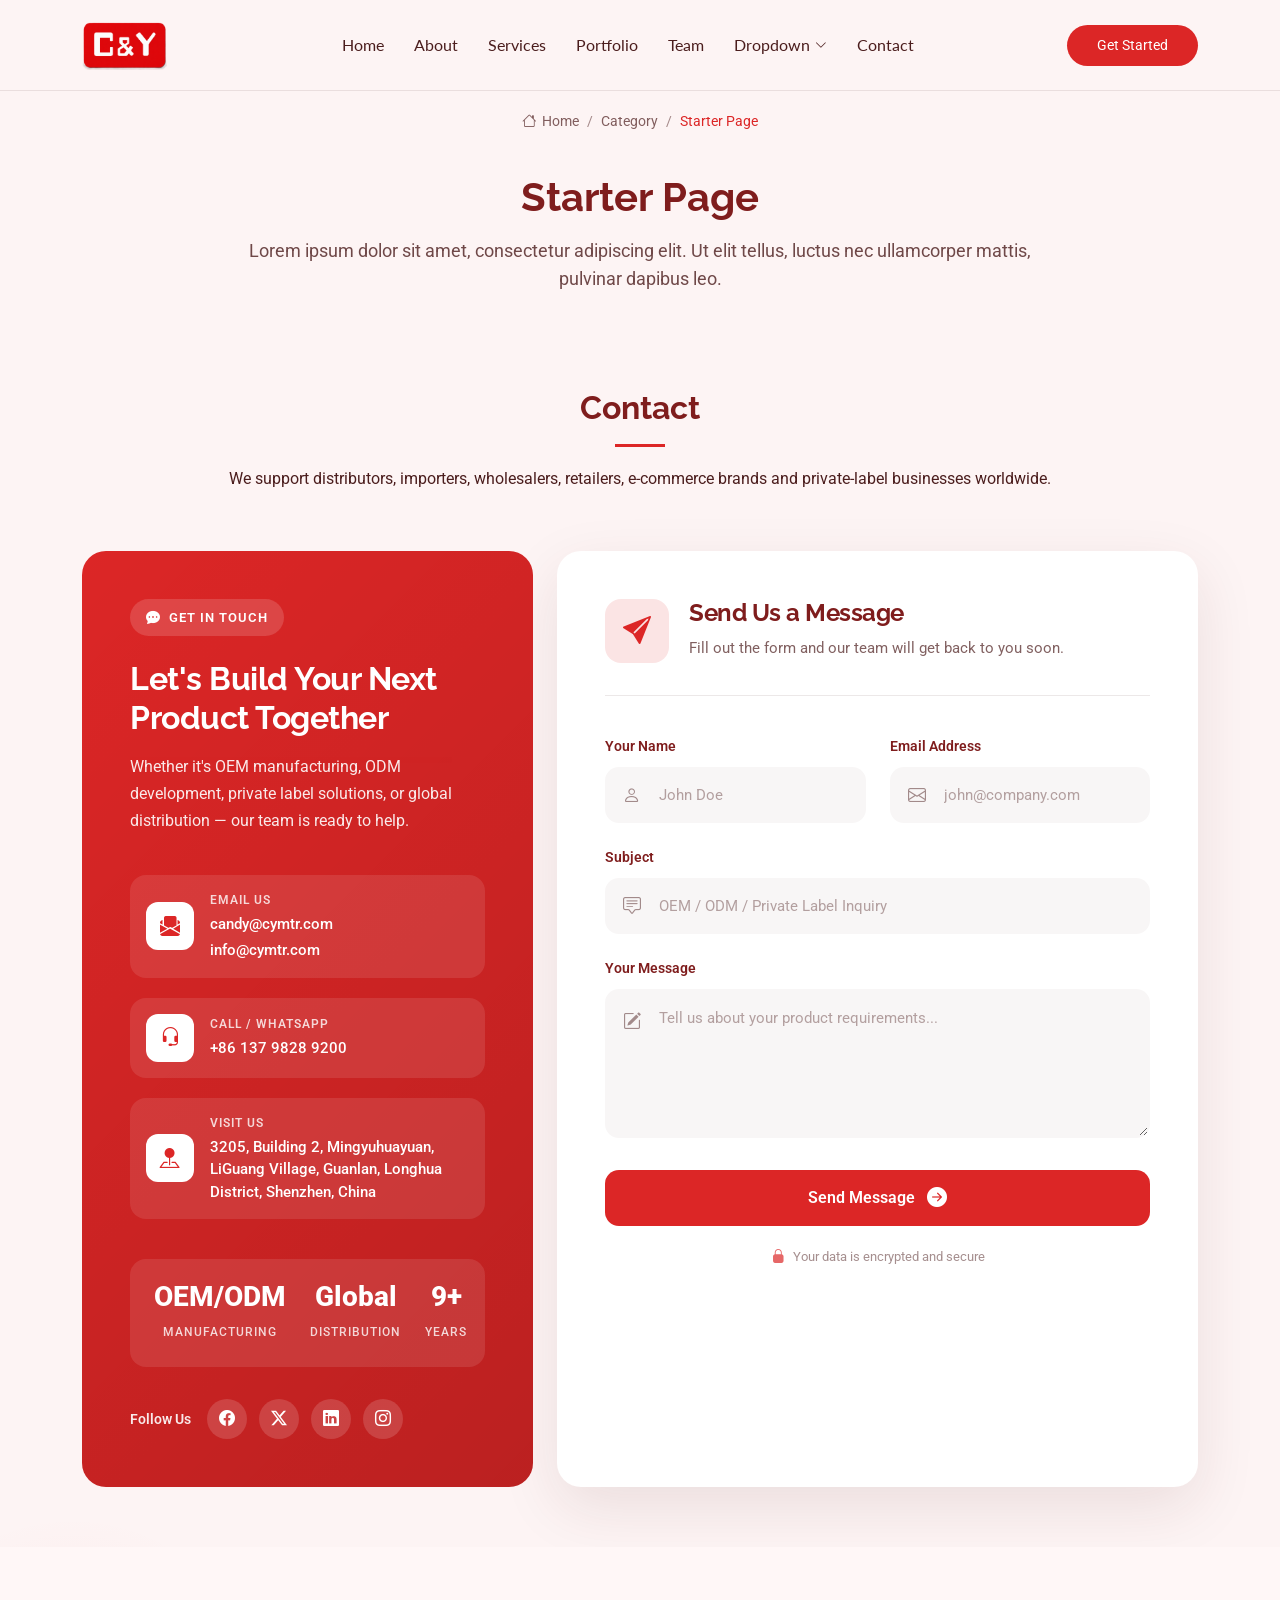
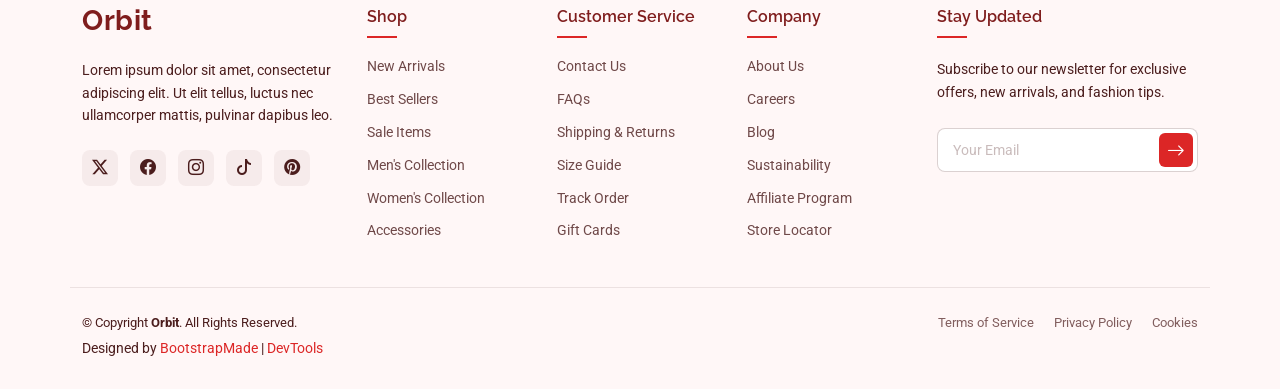
<file: public/contact.html>
<!DOCTYPE html>
<html lang="en">

<head>
  <meta charset="utf-8">
  <meta content="width=device-width, initial-scale=1.0" name="viewport">
  <title>Starter Page - Orbit Bootstrap Template</title>
  <meta name="description" content="">
  <meta name="keywords" content="">

  <!-- Favicons -->
  <link href="assets/img/favicon.png" rel="icon">
  <link href="assets/img/apple-touch-icon.png" rel="apple-touch-icon">

  <!-- Fonts -->
  <link href="https://fonts.googleapis.com" rel="preconnect">
  <link href="https://fonts.gstatic.com" rel="preconnect" crossorigin>
  <link href="https://fonts.googleapis.com/css2?family=Roboto:ital,wght@0,100;0,300;0,400;0,500;0,700;0,900;1,100;1,300;1,400;1,500;1,700;1,900&family=Lato:ital,wght@0,100;0,300;0,400;0,700;0,900;1,100;1,300;1,400;1,700;1,900&family=Raleway:ital,wght@0,100;0,200;0,300;0,400;0,500;0,600;0,700;0,800;0,900;1,100;1,200;1,300;1,400;1,500;1,600;1,700;1,800;1,900&display=swap" rel="stylesheet">

  <!-- Vendor CSS Files -->
  <link href="assets/vendor/bootstrap/css/bootstrap.min.css" rel="stylesheet">
  <link href="assets/vendor/bootstrap-icons/bootstrap-icons.css" rel="stylesheet">
  <link href="assets/vendor/aos/aos.css" rel="stylesheet">
  <link href="assets/vendor/glightbox/css/glightbox.min.css" rel="stylesheet">
  <link href="assets/vendor/swiper/swiper-bundle.min.css" rel="stylesheet">

  <!-- Main CSS File -->
  <link href="assets/css/main.css" rel="stylesheet">

  <!-- =======================================================
  * Template Name: Orbit
  * Template URL: https://bootstrapmade.com/orbit-bootstrap-template/
  * Updated: Jan 13 2026 with Bootstrap v5.3.8
  * Author: BootstrapMade.com
  * License: https://bootstrapmade.com/license/
  ======================================================== -->
</head>

<body class="starter-page-page">

  <header id="header" class="header d-flex align-items-center sticky-top">
    <div class="container position-relative d-flex align-items-center justify-content-between">

      <a href="index.html" class="logo d-flex align-items-center me-auto me-xl-0">
        <img src="assets/img/nav_logo2.png" alt="">
      </a>
      </a>

      <nav id="navmenu" class="navmenu">
        <ul>
          <li><a href="#hero">Home</a></li>
          <li><a href="#about">About</a></li>
          <li><a href="#services">Services</a></li>
          <li><a href="#portfolio">Portfolio</a></li>
          <li><a href="#team">Team</a></li>
          <li class="dropdown"><a href="#"><span>Dropdown</span> <i class="bi bi-chevron-down toggle-dropdown"></i></a>
            <ul>
              <li><a href="#">Dropdown 1</a></li>
              <li class="dropdown"><a href="#"><span>Deep Dropdown</span> <i class="bi bi-chevron-down toggle-dropdown"></i></a>
                <ul>
                  <li><a href="#">Deep Dropdown 1</a></li>
                  <li><a href="#">Deep Dropdown 2</a></li>
                  <li><a href="#">Deep Dropdown 3</a></li>
                  <li><a href="#">Deep Dropdown 4</a></li>
                  <li><a href="#">Deep Dropdown 5</a></li>
                </ul>
              </li>
              <li><a href="#">Dropdown 2</a></li>
              <li><a href="#">Dropdown 3</a></li>
              <li><a href="#">Dropdown 4</a></li>
            </ul>
          </li>
          <li><a href="#contact">Contact</a></li>
        </ul>
        <i class="mobile-nav-toggle d-xl-none bi bi-list"></i>
      </nav>

      <a class="btn-getstarted" href="index.html#about">Get Started</a>

    </div>
  </header>

  <main class="main">

    <!-- Page Title -->
    <div class="page-title">
      <div class="breadcrumbs">
        <nav aria-label="breadcrumb">
          <ol class="breadcrumb">
            <li class="breadcrumb-item"><a href="#"><i class="bi bi-house"></i> Home</a></li>
            <li class="breadcrumb-item"><a href="#">Category</a></li>
            <li class="breadcrumb-item active current">Starter Page</li>
          </ol>
        </nav>
      </div>

      <div class="title-wrapper">
        <h1>Starter Page</h1>
        <p>Lorem ipsum dolor sit amet, consectetur adipiscing elit. Ut elit tellus, luctus nec ullamcorper mattis, pulvinar dapibus leo.</p>
      </div>
    </div><!-- End Page Title -->

       <!-- Contact Section -->
    <section id="contact" class="contact section">

      <!-- Section Title -->
      <div class="container section-title" data-aos="fade-up">
        <h2 data-en="Contact" data-zh="联系我们">Contact</h2>
        <p data-en="We support distributors, importers, wholesalers, retailers, e-commerce brands and private-label businesses worldwide." data-zh="我们为全球的经销商、进口商、批发商、零售商、电商品牌及贴牌企业提供支持。">We support distributors, importers, wholesalers, retailers, e-commerce brands and private-label businesses worldwide.</p>
      </div><!-- End Section Title -->

      <div class="container" data-aos="fade-up" data-aos-delay="100">

        <div class="row gy-5 align-items-stretch">

          <div class="col-lg-5" data-aos="fade-right" data-aos-delay="200">
            <div class="info-panel">
              <div class="panel-header">
                <span class="section-badge">
                  <i class="bi bi-chat-dots-fill"></i>
                  <span data-en="Get In Touch" data-zh="联系方式">Get In Touch</span>
                </span>
                <h3 data-en="Let's Build Your Next Product Together" data-zh="携手打造您的下一款产品">Let's Build Your Next Product Together</h3>
                <p data-en="Whether it's OEM manufacturing, ODM development, private label solutions, or global distribution — our team is ready to help." data-zh="无论是OEM代工、ODM开发、贴牌方案，还是全球分销——我们的团队随时为您提供支持。">Whether it's OEM manufacturing, ODM development, private label solutions, or global distribution — our team is ready to help.</p>
              </div>

              <div class="contact-methods">
                <div class="method-item">
                  <div class="method-icon">
                    <i class="bi bi-envelope-paper-fill"></i>
                  </div>
                  <div class="method-details">
                    <span class="method-label" data-en="Email Us" data-zh="邮件联系">Email Us</span>
                    <a href="mailto:candy@cymtr.com">candy@cymtr.com</a>
                    <a href="mailto:info@cymtr.com">info@cymtr.com</a>
                  </div>
                </div>

                <div class="method-item">
                  <div class="method-icon">
                    <i class="bi bi-headset"></i>
                  </div>
                  <div class="method-details">
                    <span class="method-label" data-en="Call / WhatsApp" data-zh="电话 / WhatsApp">Call / WhatsApp</span>
                    <a href="tel:+8613798289200">+86 137 9828 9200</a>
                  </div>
                </div>

                <div class="method-item">
                  <div class="method-icon">
                    <i class="bi bi-pin-map-fill"></i>
                  </div>
                  <div class="method-details">
                    <span class="method-label" data-en="Visit Us" data-zh="公司地址">Visit Us</span>
                    <span data-en="3205, Building 2, Mingyuhuayuan, LiGuang Village, Guanlan, Longhua District, Shenzhen, China" data-zh="中国深圳市龙华区观澜丽光社区明裕华苑2栋3205">3205, Building 2, Mingyuhuayuan, LiGuang Village, Guanlan, Longhua District, Shenzhen, China</span>
                  </div>
                </div>
              </div>

              <div class="stats-strip">
                <div class="stat-item">
                  <span class="stat-number">OEM/ODM</span>
                  <span class="stat-text" data-en="Manufacturing" data-zh="制造">Manufacturing</span>
                </div>
                <div class="stat-item">
                  <span class="stat-number" data-en="Global" data-zh="全球">Global</span>
                  <span class="stat-text" data-en="Distribution" data-zh="分销">Distribution</span>
                </div>
                <div class="stat-item">
                  <span class="stat-number">9+</span>
                  <span class="stat-text" data-en="Years" data-zh="年经验">Years</span>
                </div>
              </div>

              <div class="social-connect">
                <span data-en="Follow Us" data-zh="关注我们">Follow Us</span>
                <div class="social-icons">
                  <a href="#" aria-label="Facebook"><i class="bi bi-facebook"></i></a>
                  <a href="#" aria-label="Twitter"><i class="bi bi-twitter-x"></i></a>
                  <a href="#" aria-label="LinkedIn"><i class="bi bi-linkedin"></i></a>
                  <a href="#" aria-label="Instagram"><i class="bi bi-instagram"></i></a>
                </div>
              </div>
            </div>
          </div><!-- End Info Panel -->

          <div class="col-lg-7" data-aos="fade-left" data-aos-delay="300">
            <div class="form-card">
              <div class="form-card-header">
                <div class="header-icon">
                  <i class="bi bi-send-fill"></i>
                </div>
                <div class="header-text">
                  <h4 data-en="Send Us a Message" data-zh="给我们留言">Send Us a Message</h4>
                  <p data-en="Fill out the form and our team will get back to you soon." data-zh="填写以下表单，我们的团队会尽快与您联系。">Fill out the form and our team will get back to you soon.</p>
                </div>
              </div>

              <form action="forms/contact.php" method="post" class="php-email-form">
                <div class="row g-4">
                  <div class="col-md-6">
                    <div class="input-group-custom">
                      <label data-en="Your Name" data-zh="您的姓名">Your Name</label>
                      <div class="input-wrapper">
                        <i class="bi bi-person"></i>
                        <input type="text" name="name" placeholder="John Doe" required="">
                      </div>
                    </div>
                  </div>

                  <div class="col-md-6">
                    <div class="input-group-custom">
                      <label data-en="Email Address" data-zh="电子邮箱">Email Address</label>
                      <div class="input-wrapper">
                        <i class="bi bi-envelope"></i>
                        <input type="email" name="email" placeholder="john@company.com" required="">
                      </div>
                    </div>
                  </div>

                  <div class="col-12">
                    <div class="input-group-custom">
                      <label data-en="Subject" data-zh="主题">Subject</label>
                      <div class="input-wrapper">
                        <i class="bi bi-chat-square-text"></i>
                        <input type="text" name="subject" placeholder="OEM / ODM / Private Label Inquiry" required="">
                      </div>
                    </div>
                  </div>

                  <div class="col-12">
                    <div class="input-group-custom">
                      <label data-en="Your Message" data-zh="留言内容">Your Message</label>
                      <div class="input-wrapper textarea-wrapper">
                        <i class="bi bi-pencil-square"></i>
                        <textarea name="message" rows="5" placeholder="Tell us about your product requirements..." required=""></textarea>
                      </div>
                    </div>
                  </div>
                </div>

                <div class="form-actions">
                  <div class="loading" data-en="Loading" data-zh="加载中">Loading</div>
                  <div class="error-message"></div>
                  <div class="sent-message" data-en="Your message has been sent. Thank you!" data-zh="您的留言已发送，感谢您的联系！">Your message has been sent. Thank you!</div>

                  <button type="submit" class="btn-submit">
                    <span data-en="Send Message" data-zh="发送留言">Send Message</span>
                    <i class="bi bi-arrow-right-circle-fill"></i>
                  </button>

                  <div class="secure-note">
                    <i class="bi bi-lock-fill"></i>
                    <span data-en="Your data is encrypted and secure" data-zh="您的数据将被加密并安全保存">Your data is encrypted and secure</span>
                  </div>
                </div>
              </form>
            </div>
          </div><!-- End Form Card -->

        </div>

      </div>

    </section><!-- /Contact Section -->


  </main>

  <footer id="footer" class="footer light-background">

    <div class="container footer-top">
      <div class="row gy-4">
        <div class="col-lg-3 col-md-6 footer-info">
          <a href="index.html" class="logo d-flex align-items-center mb-4">
            <span class="sitename">Orbit</span>
          </a>
          <p>Lorem ipsum dolor sit amet, consectetur adipiscing elit. Ut elit tellus, luctus nec ullamcorper mattis, pulvinar dapibus leo.</p>

          <div class="social-links d-flex mt-4">
            <a href="#" aria-label="Twitter"><i class="bi bi-twitter-x"></i></a>
            <a href="#" aria-label="Facebook"><i class="bi bi-facebook"></i></a>
            <a href="#" aria-label="Instagram"><i class="bi bi-instagram"></i></a>
            <a href="#" aria-label="TikTok"><i class="bi bi-tiktok"></i></a>
            <a href="#" aria-label="Pinterest"><i class="bi bi-pinterest"></i></a>
          </div>
        </div>

        <div class="col-lg-2 col-md-6 footer-links">
          <h4>Shop</h4>
          <ul>
            <li><a href="category.html">New Arrivals</a></li>
            <li><a href="category.html">Best Sellers</a></li>
            <li><a href="category.html">Sale Items</a></li>
            <li><a href="category.html">Men's Collection</a></li>
            <li><a href="category.html">Women's Collection</a></li>
            <li><a href="category.html">Accessories</a></li>
          </ul>
        </div>

        <div class="col-lg-2 col-md-6 footer-links">
          <h4>Customer Service</h4>
          <ul>
            <li><a href="contact.html">Contact Us</a></li>
            <li><a href="faq.html">FAQs</a></li>
            <li><a href="shiping-info.html">Shipping &amp; Returns</a></li>
            <li><a href="#">Size Guide</a></li>
            <li><a href="account.html">Track Order</a></li>
            <li><a href="#">Gift Cards</a></li>
          </ul>
        </div>

        <div class="col-lg-2 col-md-6 footer-links">
          <h4>Company</h4>
          <ul>
            <li><a href="about.html">About Us</a></li>
            <li><a href="about.html">Careers</a></li>
            <li><a href="blog.html">Blog</a></li>
            <li><a href="about.html">Sustainability</a></li>
            <li><a href="about.html">Affiliate Program</a></li>
            <li><a href="about.html">Store Locator</a></li>
          </ul>
        </div>

        <div class="col-lg-3 col-md-6">
          <div class="footer-newsletter">
            <h4>Stay Updated</h4>
            <p>Subscribe to our newsletter for exclusive offers, new arrivals, and fashion tips.</p>
            <form action="forms/newsletter.php" method="post" class="php-email-form">
              <div class="position-relative">
                <input type="email" name="email" placeholder="Your Email" required="">
                <button type="submit" class="btn-subscribe"><i class="bi bi-arrow-right"></i></button>
              </div>
              <div class="loading">Loading</div>
              <div class="error-message"></div>
              <div class="sent-message">Your subscription request has been sent. Thank you!</div>
            </form>
          </div>
        </div>
      </div>
    </div>

    <div class="container footer-bottom">
      <div class="row gy-3">
        <div class="col-md-6 order-2 order-md-1">
          <div class="copyright">
            <p>© <span>Copyright</span> <strong class="sitename">Orbit</strong>. All Rights Reserved.</p>
          </div>
          <div class="credits">
            <!-- All the links in the footer should remain intact. -->
            <!-- You can delete the links only if you've purchased the pro version. -->
            <!-- Licensing information: https://bootstrapmade.com/license/ -->
            <!-- Purchase the pro version with working PHP/AJAX contact form: [buy-url] -->
            Designed by <a href="https://bootstrapmade.com/">BootstrapMade</a> | <a href="https://bootstrapmade.com/tools/">DevTools</a>
          </div>
        </div>
        <div class="col-md-6 order-1 order-md-2">
          <div class="legal-links">
            <a href="tos.html">Terms of Service</a>
            <a href="privacy.html">Privacy Policy</a>
            <a href="privacy.html">Cookies</a>
          </div>
        </div>
      </div>
    </div>

  </footer>

  <!-- Scroll Top -->
  <a href="#" id="scroll-top" class="scroll-top d-flex align-items-center justify-content-center"><i class="bi bi-arrow-up-short"></i></a>

  <!-- Preloader -->
  <div id="preloader"></div>

  <!-- Vendor JS Files -->
  <script src="assets/vendor/bootstrap/js/bootstrap.bundle.min.js"></script>
  <script src="assets/vendor/php-email-form/validate.js"></script>
  <script src="assets/vendor/aos/aos.js"></script>
  <script src="assets/vendor/glightbox/js/glightbox.min.js"></script>
  <script src="assets/vendor/imagesloaded/imagesloaded.pkgd.min.js"></script>
  <script src="assets/vendor/isotope-layout/isotope.pkgd.min.js"></script>
  <script src="assets/vendor/purecounter/purecounter_vanilla.js"></script>
  <script src="assets/vendor/swiper/swiper-bundle.min.js"></script>

  <!-- Main JS File -->
  <script src="assets/js/main.js"></script>

</body>

</html>
</file>
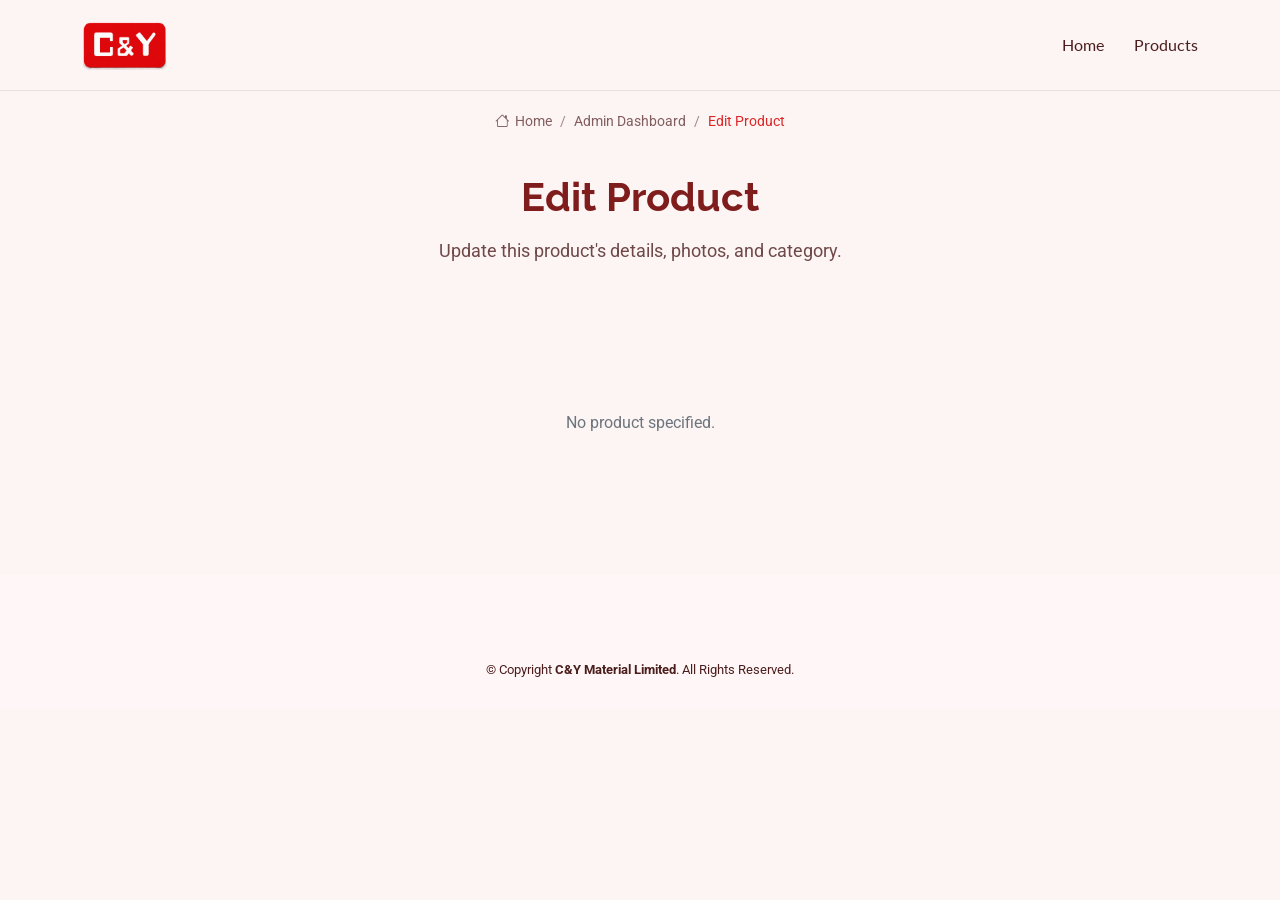
<file: public/edit_product.html>
<!DOCTYPE html>
<html lang="en">

<head>
  <meta charset="utf-8">
  <meta content="width=device-width, initial-scale=1.0" name="viewport">
  <title>Edit Product | C&amp;Y Material Limited</title>
  <meta name="robots" content="noindex, nofollow">

  <link href="assets/img/favicon.png" rel="icon">
  <link href="assets/img/apple-touch-icon.png" rel="apple-touch-icon">

  <link href="https://fonts.googleapis.com" rel="preconnect">
  <link href="https://fonts.gstatic.com" rel="preconnect" crossorigin>
  <link href="https://fonts.googleapis.com/css2?family=Roboto:ital,wght@0,100;0,300;0,400;0,500;0,700;0,900;1,100;1,300;1,400;1,500;1,700;1,900&family=Lato:ital,wght@0,100;0,300;0,400;0,700;0,900;1,100;1,300;1,400;1,700;1,900&family=Raleway:ital,wght@0,100;0,200;0,300;0,400;0,500;0,600;0,700;0,800;0,900;1,100;1,200;1,300;1,400;1,500;1,600;1,700;1,800;1,900&display=swap" rel="stylesheet">

  <link href="assets/vendor/bootstrap/css/bootstrap.min.css" rel="stylesheet">
  <link href="assets/vendor/bootstrap-icons/bootstrap-icons.css" rel="stylesheet">
  <link href="assets/vendor/aos/aos.css" rel="stylesheet">
  <link href="assets/css/main.css" rel="stylesheet">

  <style>
    .form-section { padding: 50px 0 80px; }
    .form-card {
      background: #fff; border-radius: 16px; box-shadow: 0 10px 30px rgba(0,0,0,.06);
      padding: 36px 40px; max-width: 780px; margin: 0 auto;
    }
    .form-card h1 { font-size: 1.5rem; font-weight: 700; margin-bottom: 6px; }
    .form-card .subtext { color: #6c757d; margin-bottom: 26px; font-size: .95rem; }

    .pform label { font-weight: 600; font-size: .9rem; margin-bottom: 6px; display: block; margin-top: 20px; }
    .pform label:first-of-type { margin-top: 0; }
    .pform .field-hint { font-weight: 400; color: #6c757d; font-size: .82rem; }
    .pform .form-control, .pform .form-select {
      padding: 11px 14px; border-radius: 10px; border: 1.5px solid #dcdfe4;
    }
    .pform .form-control:focus, .pform .form-select:focus {
      border-color: var(--accent-color, #0d6efd);
      box-shadow: 0 0 0 3px color-mix(in srgb, var(--accent-color, #0d6efd) 15%, transparent);
    }

    .existing-images { display: flex; flex-wrap: wrap; gap: 14px; margin-top: 10px; }
    .existing-image {
      position: relative; display: flex; flex-direction: column; align-items: center; gap: 6px;
      border: 2px solid transparent; border-radius: 10px; padding: 8px; background: #f8f9fb; width: 108px;
    }
    .existing-image.is-primary { border-color: var(--accent-color, #0d6efd); background: color-mix(in srgb, var(--accent-color, #0d6efd) 8%, transparent); }
    .existing-image img { width: 92px; height: 92px; object-fit: cover; border-radius: 8px; }
    .existing-image .primary-badge { font-size: .68rem; font-weight: 700; color: var(--accent-color, #0d6efd); text-transform: uppercase; letter-spacing: .04em; }
    .existing-image .set-primary-btn {
      font-size: .72rem; background: none; border: none; color: #6c757d; text-decoration: underline; cursor: pointer; padding: 0;
    }
    .existing-image .set-primary-btn:hover { color: var(--accent-color, #0d6efd); }
    .existing-image-remove {
      position: absolute; top: -8px; right: -8px; width: 22px; height: 22px; border-radius: 50%;
      border: none; background: #b3261e; color: #fff; cursor: pointer; line-height: 1; font-size: 14px;
    }
    .no-existing-images { color: #6c757d; font-size: .88rem; margin-top: 8px; }

    .drop-zone {
      border: 2px dashed #dcdfe4; border-radius: 12px; padding: 34px; text-align: center;
      color: #8a8f98; cursor: pointer; margin-top: 8px; transition: border-color .15s, background .15s, color .15s;
    }
    .drop-zone p { margin: 0; font-size: .92rem; }
    .drop-zone:hover, .drop-zone-active {
      border-color: var(--accent-color, #0d6efd); color: var(--accent-color, #0d6efd);
      background: color-mix(in srgb, var(--accent-color, #0d6efd) 6%, transparent);
    }

    .image-previews { display: flex; flex-wrap: wrap; gap: 12px; margin-top: 12px; }
    .image-preview {
      position: relative; display: flex; flex-direction: column; align-items: center; gap: 5px;
      border: 2px solid transparent; border-radius: 10px; padding: 6px; background: #f8f9fb;
    }
    .image-preview img { width: 92px; height: 92px; object-fit: cover; border-radius: 8px; }
    .image-preview-remove {
      position: absolute; top: -8px; right: -8px; width: 22px; height: 22px; border-radius: 50%;
      border: none; background: #b3261e; color: #fff; cursor: pointer; line-height: 1; font-size: 14px;
    }

    .form-error {
      background: #fdecea; color: #b3261e; border-radius: 10px; padding: 12px 16px;
      font-size: .9rem; margin-bottom: 18px; display: none;
    }
    .form-actions { display: flex; gap: 12px; margin-top: 30px; }
    .btn-save {
      background: var(--accent-color, #0d6efd); color: #fff; border: none;
      padding: 13px 30px; border-radius: 50px; font-weight: 600;
      transition: transform .2s ease, box-shadow .2s ease; box-shadow: 0 8px 22px rgba(0,0,0,.18);
    }
    .btn-save:hover:not(:disabled) { transform: translateY(-2px); color: #fff; }
    .btn-save:disabled { opacity: .7; cursor: not-allowed; }
    .btn-cancel {
      background: #fff; color: #212529; border: 1.5px solid #dcdfe4; padding: 13px 26px;
      border-radius: 50px; font-weight: 600; text-decoration: none; transition: border-color .2s ease;
    }
    .btn-cancel:hover { border-color: var(--accent-color, #0d6efd); color: #212529; }
    .form-status { text-align: center; padding: 60px 0; color: #6c757d; }
  </style>
</head>

<body class="starter-page-page">

  <header id="header" class="header d-flex align-items-center sticky-top">
    <div class="container position-relative d-flex align-items-center justify-content-between">
      <a href="index.html" class="logo d-flex align-items-center me-auto me-xl-0">
        <img src="assets/img/nav_logo2.png" alt="C&amp;Y Material Limited">
      </a>
      <nav id="navmenu" class="navmenu">
        <ul>
          <li><a href="index.html#hero">Home</a></li>
          <li><a href="products.html">Products</a></li>
        </ul>
        <i class="mobile-nav-toggle d-xl-none bi bi-list"></i>
      </nav>
    </div>
  </header>

  <main class="main">

    <div class="page-title">
      <div class="breadcrumbs">
        <nav aria-label="breadcrumb">
          <ol class="breadcrumb">
            <li class="breadcrumb-item"><a href="index.html"><i class="bi bi-house"></i> Home</a></li>
            <li class="breadcrumb-item"><a href="admin-dashboard.html">Admin Dashboard</a></li>
            <li class="breadcrumb-item active current">Edit Product</li>
          </ol>
        </nav>
      </div>
      <div class="title-wrapper">
        <h1 id="page-heading">Edit Product</h1>
        <p>Update this product's details, photos, and category.</p>
      </div>
    </div>

    <section class="form-section">
      <div class="container" id="page-root" style="display:none;">
        <div class="form-card">
          <h1>Product details</h1>
          <p class="subtext">Fields marked required must be filled in before saving.</p>

          <div class="form-error" id="form-error"></div>

          <form id="product-form" class="pform" novalidate>
            <label for="name">Name <span class="text-danger">*</span></label>
            <input type="text" class="form-control" id="name" required>

            <label for="category_select">Category</label>
            <select class="form-select" id="category_select">
              <option value="">No category</option>
              <option value="Sleep Audio Solutions">Sleep Audio Solutions</option>
              <option value="Everyday Audio Series">Everyday Audio Series</option>
              <option value="Gaming Audio Series">Gaming Audio Series</option>
              <option value="Innovation Series">Innovation Series</option>
              <option value="Charging Solutions">Charging Solutions</option>
            </select>

            <label for="summary">Summary <span class="field-hint">(short line for the listing card)</span></label>
            <input type="text" class="form-control" id="summary" maxlength="500">

            <label for="description">Description</label>
            <textarea class="form-control" id="description" rows="6"></textarea>

            <label>Existing images</label>
            <div id="existing-images" class="existing-images"></div>
            <p id="no-existing-images" class="no-existing-images" style="display:none;">No images yet — add some below.</p>

            <label for="images">Add new images</label>
            <div id="drop-zone" class="drop-zone">
              <p>Drag &amp; drop images here, or click to browse</p>
            </div>
            <input type="file" id="images" accept="image/*" multiple style="display:none;">
            <p class="field-hint">
              New uploads are added to the gallery. If the product has no primary photo yet,
              the first new upload becomes primary automatically — otherwise use "Set primary"
              on an existing image above.
            </p>
            <div id="image-previews" class="image-previews"></div>

            <div class="form-actions">
              <button type="submit" class="btn-save" id="save-btn">Save changes</button>
              <a href="admin-dashboard.html" class="btn-cancel">Cancel</a>
            </div>
          </form>
        </div>
      </div>

      <div class="form-status" id="form-status">Checking session…</div>

    </section>

  </main>

  <footer id="footer" class="footer light-background">
    <div class="container footer-bottom">
      <div class="row gy-3">
        <div class="col-12 text-center">
          <div class="copyright">
            <p>© <span>Copyright</span> <strong class="sitename">C&amp;Y Material Limited</strong>. All Rights Reserved.</p>
          </div>
        </div>
      </div>
    </div>
  </footer>

  <script src="assets/vendor/bootstrap/js/bootstrap.bundle.min.js"></script>
  <script src="assets/vendor/aos/aos.js"></script>
  <script src="assets/js/main.js"></script>

  <!-- ============================================================
       Same conventions as add_product.html (Sanctum SPA cookie auth):
       - GET    /api/user                                    confirm session
       - GET    /api/products/{id}                            load current data (public endpoint, already has everything needed)
       - POST   /api/admin/products/{id}                      save changes (Laravel + multipart -> POST, not PATCH)
       - DELETE /api/admin/products/{id}/images/{imageId}      remove an existing image
       - POST   /api/admin/products/{id}/images/{imageId}/primary   set an existing image as primary
       Existing-image actions (delete / set primary) fire immediately on
       click rather than waiting for the main form save — keeps the gallery
       state on screen always matching what's actually in the database.
       ============================================================ -->
  <script>
    const API_BASE_URL = ""; // same-origin now — Laravel serves this file directly

    const productId = new URLSearchParams(window.location.search).get("id");

    const pageRoot = document.getElementById("page-root");
    const statusEl = document.getElementById("form-status");
    const errorBox = document.getElementById("form-error");
    const form = document.getElementById("product-form");
    const saveBtn = document.getElementById("save-btn");

    const categorySelect = document.getElementById("category_select");
    const existingImagesEl = document.getElementById("existing-images");
    const noExistingImagesEl = document.getElementById("no-existing-images");

    const imagesInput = document.getElementById("images");
    const dropZone = document.getElementById("drop-zone");
    const previewContainer = document.getElementById("image-previews");

    let selectedFiles = [];

    function escapeHtml(str) {
      if (!str) return "";
      return str.replace(/[&<>"']/g, (c) => ({
        "&": "&amp;", "<": "&lt;", ">": "&gt;", '"': "&quot;", "'": "&#39;"
      }[c]));
    }

    function readCookie(name) {
      const match = document.cookie.match(new RegExp("(^| )" + name + "=([^;]+)"));
      return match ? decodeURIComponent(match[2]) : null;
    }

    async function ensureCsrfToken() {
      if (readCookie("XSRF-TOKEN")) return;
      await fetch(`${API_BASE_URL}/sanctum/csrf-cookie`, { credentials: "include" });
    }

    function authHeaders(extra = {}) {
      return { "X-XSRF-TOKEN": readCookie("XSRF-TOKEN") || "", Accept: "application/json", ...extra };
    }

    function showError(message) {
      errorBox.textContent = message;
      errorBox.style.display = "block";
    }
    function hideError() {
      errorBox.style.display = "none";
    }

    // ---------- existing images (delete / set primary act immediately) ----------

    function renderExistingImages(images) {
      existingImagesEl.innerHTML = "";
      noExistingImagesEl.style.display = images.length ? "none" : "";

      images.forEach((image) => {
        const wrapper = document.createElement("div");
        wrapper.className = "existing-image" + (image.is_primary ? " is-primary" : "");

        const removeBtn = document.createElement("button");
        removeBtn.type = "button";
        removeBtn.className = "existing-image-remove";
        removeBtn.textContent = "\u00d7";
        removeBtn.setAttribute("aria-label", "Delete image");
        removeBtn.addEventListener("click", () => deleteExistingImage(image.id));

        const img = document.createElement("img");
        img.src = image.url;
        img.alt = image.alt_text || "";

        wrapper.appendChild(removeBtn);
        wrapper.appendChild(img);

        if (image.is_primary) {
          const badge = document.createElement("span");
          badge.className = "primary-badge";
          badge.textContent = "Primary";
          wrapper.appendChild(badge);
        } else {
          const setPrimaryBtn = document.createElement("button");
          setPrimaryBtn.type = "button";
          setPrimaryBtn.className = "set-primary-btn";
          setPrimaryBtn.textContent = "Set primary";
          setPrimaryBtn.addEventListener("click", () => setPrimaryImage(image.id));
          wrapper.appendChild(setPrimaryBtn);
        }

        existingImagesEl.appendChild(wrapper);
      });
    }

    async function reloadProductImages() {
      const res = await fetch(`${API_BASE_URL}/api/products/${productId}`);
      if (!res.ok) return;
      const product = await res.json();
      renderExistingImages(product.images || []);
    }

    async function deleteExistingImage(imageId) {
      if (!confirm("Delete this image?")) return;
      try {
        await ensureCsrfToken();
        const res = await fetch(`${API_BASE_URL}/api/admin/products/${productId}/images/${imageId}`, {
          method: "DELETE",
          credentials: "include",
          headers: authHeaders(),
        });
        if (!res.ok) throw new Error(`HTTP ${res.status}`);
        await reloadProductImages();
      } catch (err) {
        console.error("Delete image failed", err);
        alert("Couldn't delete that image.");
      }
    }

    async function setPrimaryImage(imageId) {
      try {
        await ensureCsrfToken();
        const res = await fetch(`${API_BASE_URL}/api/admin/products/${productId}/images/${imageId}/primary`, {
          method: "POST",
          credentials: "include",
          headers: authHeaders(),
        });
        if (!res.ok) throw new Error(`HTTP ${res.status}`);
        await reloadProductImages();
      } catch (err) {
        console.error("Set primary failed", err);
        alert("Couldn't set that image as primary.");
      }
    }

    // ---------- new image staging (same drag/drop pattern as add_product.html) ----------

    function fileKey(file) {
      return `${file.name}-${file.size}-${file.lastModified}`;
    }

    function addFiles(newFiles) {
      const imageFiles = newFiles.filter((f) => f.type.startsWith("image/"));
      const existingKeys = new Set(selectedFiles.map(fileKey));
      const filtered = imageFiles.filter((f) => !existingKeys.has(fileKey(f)));
      selectedFiles = selectedFiles.concat(filtered);
      renderNewPreviews();
    }

    function renderNewPreviews() {
      previewContainer.innerHTML = "";
      selectedFiles.forEach((file, index) => {
        const url = URL.createObjectURL(file);

        const wrapper = document.createElement("div");
        wrapper.className = "image-preview";

        const removeBtn = document.createElement("button");
        removeBtn.type = "button";
        removeBtn.className = "image-preview-remove";
        removeBtn.textContent = "\u00d7";
        removeBtn.setAttribute("aria-label", "Remove staged image");
        removeBtn.addEventListener("click", () => {
          selectedFiles.splice(index, 1);
          renderNewPreviews();
        });

        const img = document.createElement("img");
        img.src = url;
        img.alt = file.name;

        wrapper.appendChild(removeBtn);
        wrapper.appendChild(img);
        previewContainer.appendChild(wrapper);
      });
    }

    dropZone.addEventListener("click", () => imagesInput.click());
    imagesInput.addEventListener("change", () => addFiles(Array.from(imagesInput.files)));

    ["dragenter", "dragover"].forEach((eventName) => {
      dropZone.addEventListener(eventName, (event) => {
        event.preventDefault();
        event.stopPropagation();
        dropZone.classList.add("drop-zone-active");
      });
    });
    ["dragleave", "drop"].forEach((eventName) => {
      dropZone.addEventListener(eventName, (event) => {
        event.preventDefault();
        event.stopPropagation();
        dropZone.classList.remove("drop-zone-active");
      });
    });
    dropZone.addEventListener("drop", (event) => addFiles(Array.from(event.dataTransfer.files)));

    // ---------- load + save ----------

    async function loadProduct() {
      const res = await fetch(`${API_BASE_URL}/api/products/${productId}`);
      if (!res.ok) {
        statusEl.textContent = "Product not found.";
        return;
      }
      const product = await res.json();

      document.title = `Edit ${product.name} | C&Y Material Limited`;
      document.getElementById("page-heading").textContent = `Edit: ${product.name}`;
      document.getElementById("name").value = product.name || "";
      document.getElementById("summary").value = product.summary || "";
      document.getElementById("description").value = product.description || "";
      categorySelect.value = product.category ? product.category.name : "";

      renderExistingImages(product.images || []);

      statusEl.style.display = "none";
      pageRoot.style.display = "";
    }

    form.addEventListener("submit", async (event) => {
      event.preventDefault();
      hideError();

      if (!form.reportValidity()) return;

      saveBtn.disabled = true;
      saveBtn.textContent = "Saving…";

      try {
        await ensureCsrfToken();

        const fd = new FormData();
        fd.append("name", document.getElementById("name").value.trim());
        fd.append("category_name", categorySelect.value);
        fd.append("summary", document.getElementById("summary").value.trim());
        fd.append("description", document.getElementById("description").value.trim());
        selectedFiles.forEach((file) => fd.append("images[]", file));

        const res = await fetch(`${API_BASE_URL}/api/admin/products/${productId}`, {
          method: "POST",
          credentials: "include",
          headers: authHeaders(),
          body: fd,
        });

        if (!res.ok) {
          const data = await res.json().catch(() => ({}));
          const message = data.errors
            ? Object.values(data.errors).flat().join(" ")
            : data.message || "Couldn't save changes. Please check the fields and try again.";
          showError(message);
          return;
        }

        window.location.href = "admin-dashboard.html";
      } catch (err) {
        console.error("Save failed", err);
        showError(err.message || `Couldn't reach the server. Is the API running at ${API_BASE_URL}?`);
      } finally {
        saveBtn.disabled = false;
        saveBtn.textContent = "Save changes";
      }
    });

    async function init() {
      if (!productId) {
        statusEl.textContent = "No product specified.";
        return;
      }

      try {
        const res = await fetch(`${API_BASE_URL}/api/user`, { credentials: "include" });
        if (!res.ok) {
          window.location.href = "login.html";
          return;
        }
        await ensureCsrfToken();
        await loadProduct();
      } catch (err) {
        console.error("Session check failed", err);
        statusEl.textContent = `Couldn't reach the server. Is the API running at ${API_BASE_URL}?`;
      }
    }

    init();
  </script>

</body>

</html>
</file>
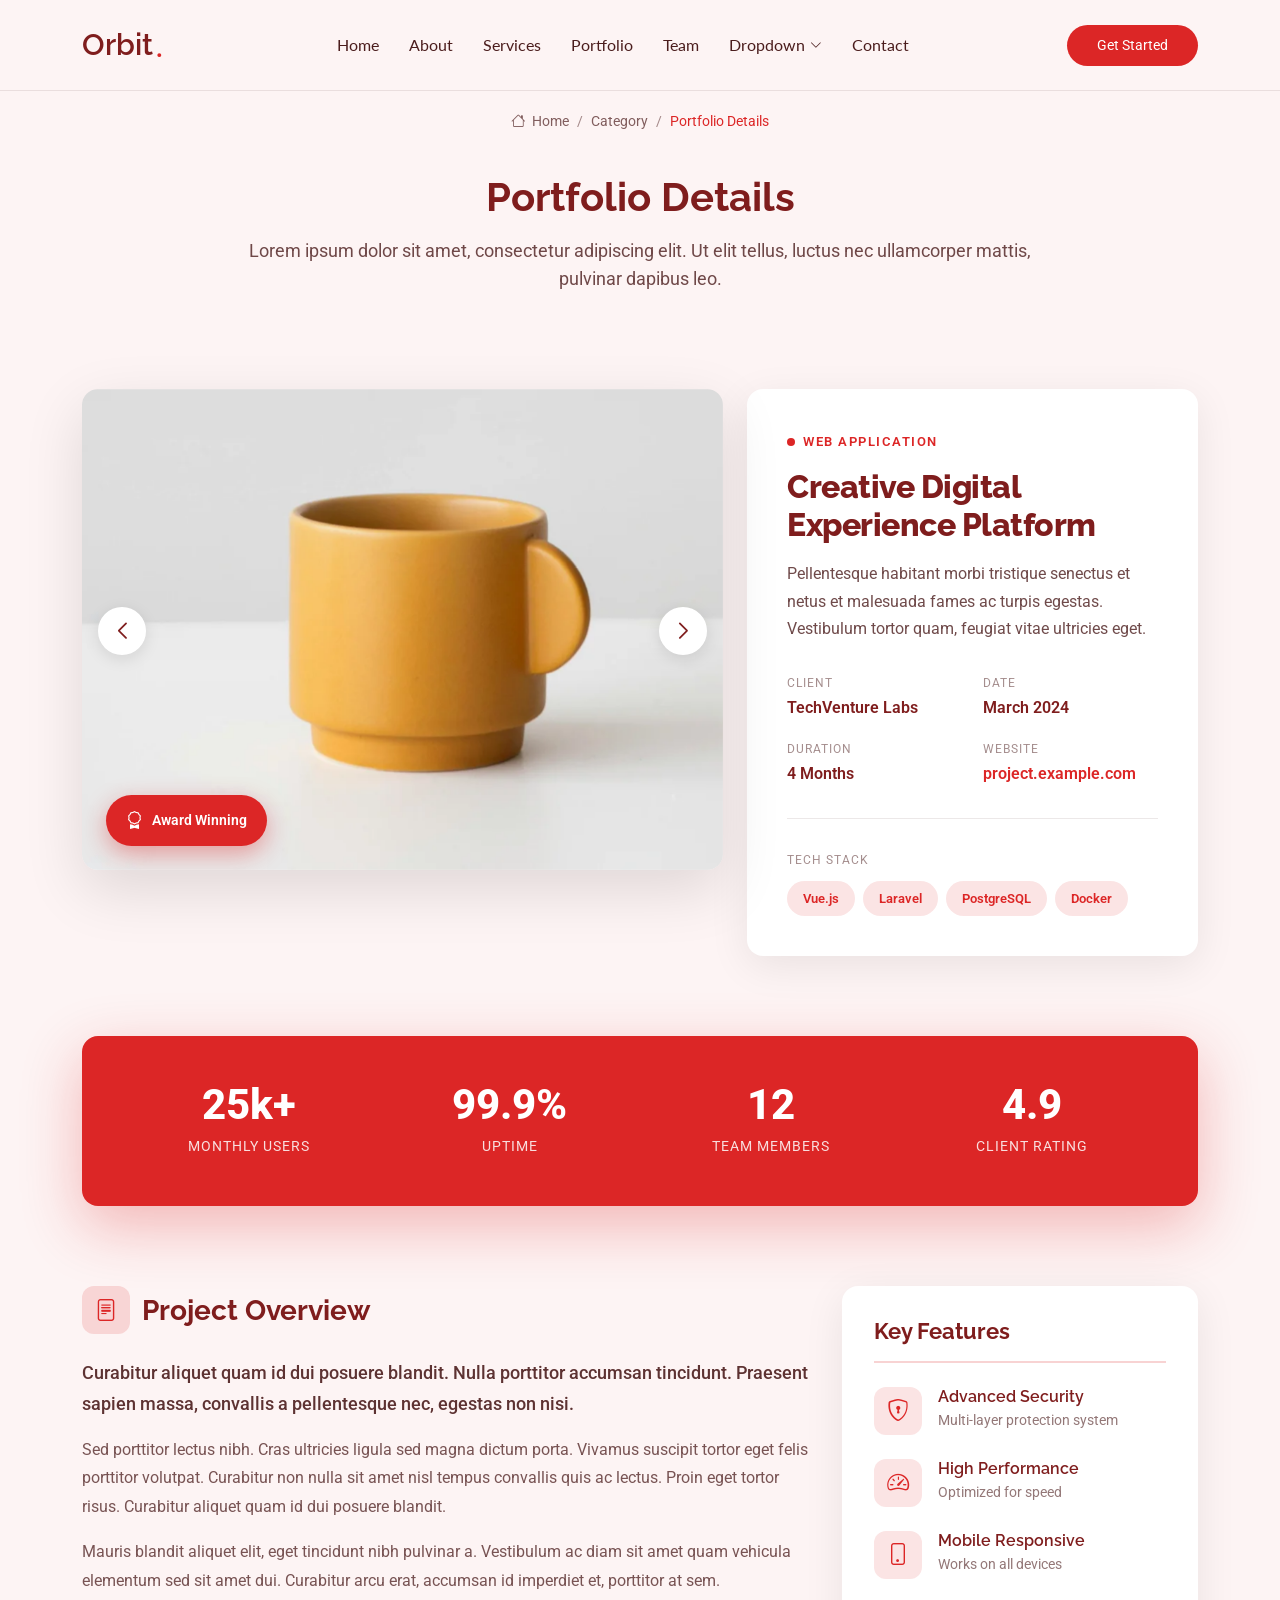
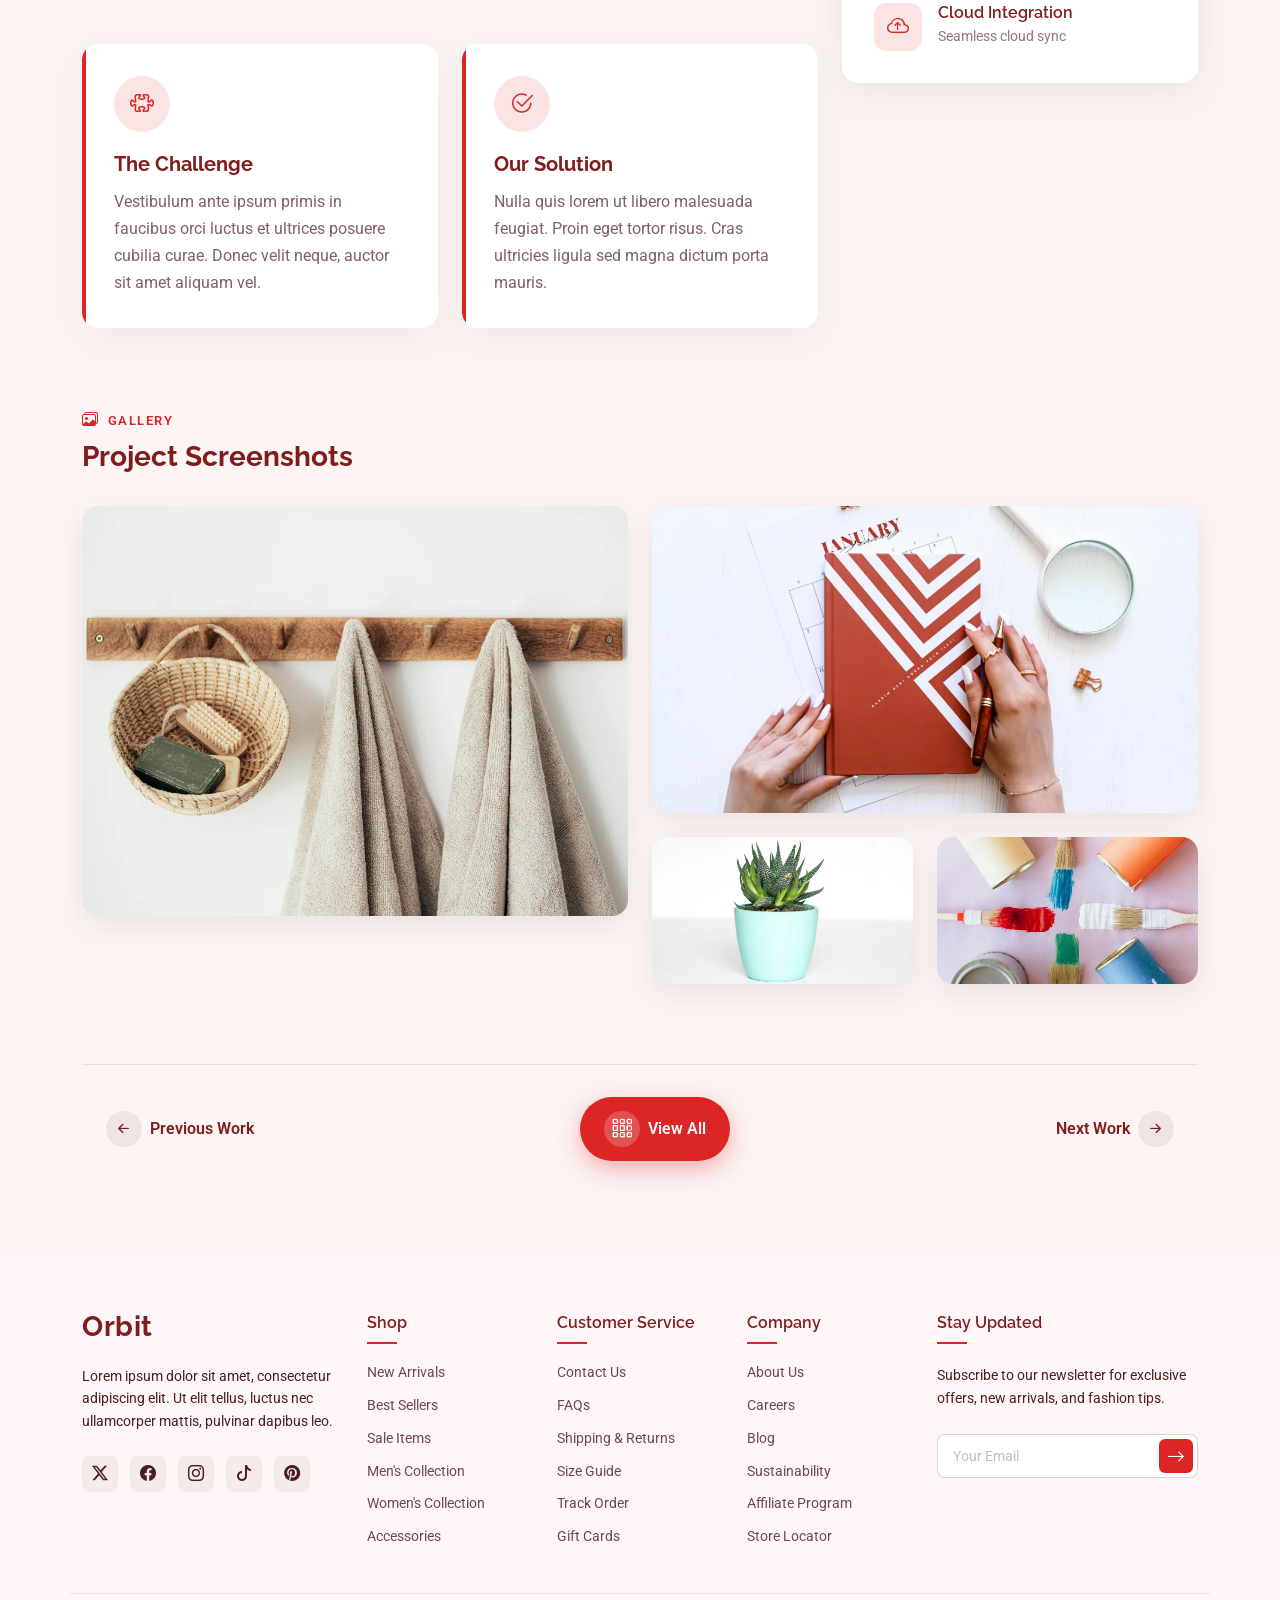
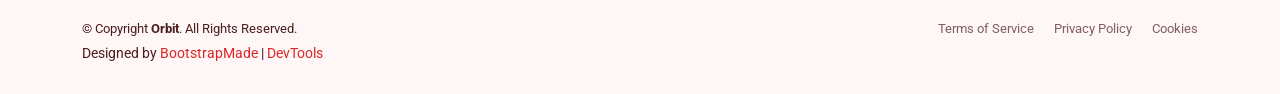
<file: public/portfolio-details.html>
<!DOCTYPE html>
<html lang="en">

<head>
  <meta charset="utf-8">
  <meta content="width=device-width, initial-scale=1.0" name="viewport">
  <title>Portfolio Details - Orbit Bootstrap Template</title>
  <meta name="description" content="">
  <meta name="keywords" content="">

  <!-- Favicons -->
  <link href="assets/img/favicon.png" rel="icon">
  <link href="assets/img/apple-touch-icon.png" rel="apple-touch-icon">

  <!-- Fonts -->
  <link href="https://fonts.googleapis.com" rel="preconnect">
  <link href="https://fonts.gstatic.com" rel="preconnect" crossorigin>
  <link href="https://fonts.googleapis.com/css2?family=Roboto:ital,wght@0,100;0,300;0,400;0,500;0,700;0,900;1,100;1,300;1,400;1,500;1,700;1,900&family=Lato:ital,wght@0,100;0,300;0,400;0,700;0,900;1,100;1,300;1,400;1,700;1,900&family=Raleway:ital,wght@0,100;0,200;0,300;0,400;0,500;0,600;0,700;0,800;0,900;1,100;1,200;1,300;1,400;1,500;1,600;1,700;1,800;1,900&display=swap" rel="stylesheet">

  <!-- Vendor CSS Files -->
  <link href="assets/vendor/bootstrap/css/bootstrap.min.css" rel="stylesheet">
  <link href="assets/vendor/bootstrap-icons/bootstrap-icons.css" rel="stylesheet">
  <link href="assets/vendor/aos/aos.css" rel="stylesheet">
  <link href="assets/vendor/glightbox/css/glightbox.min.css" rel="stylesheet">
  <link href="assets/vendor/swiper/swiper-bundle.min.css" rel="stylesheet">

  <!-- Main CSS File -->
  <link href="assets/css/main.css" rel="stylesheet">

  <!-- =======================================================
  * Template Name: Orbit
  * Template URL: https://bootstrapmade.com/orbit-bootstrap-template/
  * Updated: Jan 13 2026 with Bootstrap v5.3.8
  * Author: BootstrapMade.com
  * License: https://bootstrapmade.com/license/
  ======================================================== -->
</head>

<body class="portfolio-details-page">

  <header id="header" class="header d-flex align-items-center sticky-top">
    <div class="container position-relative d-flex align-items-center justify-content-between">

      <a href="index.html" class="logo d-flex align-items-center me-auto me-xl-0">
        <!-- Uncomment the line below if you also wish to use an image logo -->
        <!-- <img src="assets/img/logo.webp" alt=""> -->
        <h1 class="sitename">Orbit</h1><span>.</span>
      </a>

      <nav id="navmenu" class="navmenu">
        <ul>
          <li><a href="#hero">Home</a></li>
          <li><a href="#about">About</a></li>
          <li><a href="#services">Services</a></li>
          <li><a href="#portfolio">Portfolio</a></li>
          <li><a href="#team">Team</a></li>
          <li class="dropdown"><a href="#"><span>Dropdown</span> <i class="bi bi-chevron-down toggle-dropdown"></i></a>
            <ul>
              <li><a href="#">Dropdown 1</a></li>
              <li class="dropdown"><a href="#"><span>Deep Dropdown</span> <i class="bi bi-chevron-down toggle-dropdown"></i></a>
                <ul>
                  <li><a href="#">Deep Dropdown 1</a></li>
                  <li><a href="#">Deep Dropdown 2</a></li>
                  <li><a href="#">Deep Dropdown 3</a></li>
                  <li><a href="#">Deep Dropdown 4</a></li>
                  <li><a href="#">Deep Dropdown 5</a></li>
                </ul>
              </li>
              <li><a href="#">Dropdown 2</a></li>
              <li><a href="#">Dropdown 3</a></li>
              <li><a href="#">Dropdown 4</a></li>
            </ul>
          </li>
          <li><a href="#contact">Contact</a></li>
        </ul>
        <i class="mobile-nav-toggle d-xl-none bi bi-list"></i>
      </nav>

      <a class="btn-getstarted" href="index.html#about">Get Started</a>

    </div>
  </header>

  <main class="main">

    <!-- Page Title -->
    <div class="page-title">
      <div class="breadcrumbs">
        <nav aria-label="breadcrumb">
          <ol class="breadcrumb">
            <li class="breadcrumb-item"><a href="#"><i class="bi bi-house"></i> Home</a></li>
            <li class="breadcrumb-item"><a href="#">Category</a></li>
            <li class="breadcrumb-item active current">Portfolio Details</li>
          </ol>
        </nav>
      </div>

      <div class="title-wrapper">
        <h1>Portfolio Details</h1>
        <p>Lorem ipsum dolor sit amet, consectetur adipiscing elit. Ut elit tellus, luctus nec ullamcorper mattis, pulvinar dapibus leo.</p>
      </div>
    </div><!-- End Page Title -->

    <!-- Portfolio Details Section -->
    <section id="portfolio-details" class="portfolio-details section">

      <div class="container" data-aos="fade-up" data-aos-delay="100">

        <div class="row gy-5">
          <div class="col-lg-7" data-aos="fade-right" data-aos-delay="100">
            <div class="hero-image-wrapper">
              <div class="portfolio-slider swiper init-swiper">
                <script type="application/json" class="swiper-config">
                  {
                    "loop": true,
                    "speed": 700,
                    "autoplay": {
                      "delay": 4500
                    },
                    "effect": "slide",
                    "slidesPerView": 1,
                    "navigation": {
                      "nextEl": ".swiper-button-next",
                      "prevEl": ".swiper-button-prev"
                    }
                  }
                </script>
                <div class="swiper-wrapper">
                  <div class="swiper-slide">
                    <img src="assets/img/portfolio/portfolio-5.webp" alt="Project Showcase" class="img-fluid">
                  </div>
                  <div class="swiper-slide">
                    <img src="assets/img/portfolio/portfolio-7.webp" alt="Project Showcase" class="img-fluid">
                  </div>
                  <div class="swiper-slide">
                    <img src="assets/img/portfolio/portfolio-8.webp" alt="Project Showcase" class="img-fluid">
                  </div>
                </div>
                <div class="swiper-button-prev"></div>
                <div class="swiper-button-next"></div>
              </div>
              <div class="floating-badge">
                <i class="bi bi-award"></i>
                <span>Award Winning</span>
              </div>
            </div>
          </div><!-- End Image Column -->

          <div class="col-lg-5" data-aos="fade-left" data-aos-delay="200">
            <div class="project-info-card">
              <div class="project-category">
                <span class="dot"></span>
                <span>Web Application</span>
              </div>
              <h1 class="project-title">Creative Digital Experience Platform</h1>
              <p class="project-excerpt">Pellentesque habitant morbi tristique senectus et netus et malesuada fames ac turpis egestas. Vestibulum tortor quam, feugiat vitae ultricies eget.</p>

              <div class="meta-grid">
                <div class="meta-item">
                  <span class="meta-label">Client</span>
                  <span class="meta-value">TechVenture Labs</span>
                </div>
                <div class="meta-item">
                  <span class="meta-label">Date</span>
                  <span class="meta-value">March 2024</span>
                </div>
                <div class="meta-item">
                  <span class="meta-label">Duration</span>
                  <span class="meta-value">4 Months</span>
                </div>
                <div class="meta-item">
                  <span class="meta-label">Website</span>
                  <a href="#" class="meta-value meta-link">project.example.com</a>
                </div>
              </div>

              <div class="tech-stack">
                <span class="tech-label">Tech Stack</span>
                <div class="tech-icons">
                  <span class="tech-badge">Vue.js</span>
                  <span class="tech-badge">Laravel</span>
                  <span class="tech-badge">PostgreSQL</span>
                  <span class="tech-badge">Docker</span>
                </div>
              </div>
            </div>
          </div><!-- End Info Column -->
        </div>

        <div class="stats-ribbon" data-aos="fade-up" data-aos-delay="300">
          <div class="stat-box">
            <span class="stat-number">25k+</span>
            <span class="stat-text">Monthly Users</span>
          </div>
          <div class="stat-box">
            <span class="stat-number">99.9%</span>
            <span class="stat-text">Uptime</span>
          </div>
          <div class="stat-box">
            <span class="stat-number">12</span>
            <span class="stat-text">Team Members</span>
          </div>
          <div class="stat-box">
            <span class="stat-number">4.9</span>
            <span class="stat-text">Client Rating</span>
          </div>
        </div>

        <div class="content-sections">
          <div class="row gy-5">
            <div class="col-lg-8" data-aos="fade-up" data-aos-delay="100">
              <div class="content-block">
                <div class="block-header">
                  <span class="block-icon"><i class="bi bi-file-text"></i></span>
                  <h3>Project Overview</h3>
                </div>
                <p class="lead-text">Curabitur aliquet quam id dui posuere blandit. Nulla porttitor accumsan tincidunt. Praesent sapien massa, convallis a pellentesque nec, egestas non nisi.</p>
                <p>Sed porttitor lectus nibh. Cras ultricies ligula sed magna dictum porta. Vivamus suscipit tortor eget felis porttitor volutpat. Curabitur non nulla sit amet nisl tempus convallis quis ac lectus. Proin eget tortor risus. Curabitur aliquet quam id dui posuere blandit.</p>
                <p>Mauris blandit aliquet elit, eget tincidunt nibh pulvinar a. Vestibulum ac diam sit amet quam vehicula elementum sed sit amet dui. Curabitur arcu erat, accumsan id imperdiet et, porttitor at sem.</p>
              </div>

              <div class="challenge-solution" data-aos="fade-up" data-aos-delay="200">
                <div class="row g-4">
                  <div class="col-md-6">
                    <div class="cs-card challenge">
                      <div class="cs-icon">
                        <i class="bi bi-puzzle"></i>
                      </div>
                      <h4>The Challenge</h4>
                      <p>Vestibulum ante ipsum primis in faucibus orci luctus et ultrices posuere cubilia curae. Donec velit neque, auctor sit amet aliquam vel.</p>
                    </div>
                  </div>
                  <div class="col-md-6">
                    <div class="cs-card solution">
                      <div class="cs-icon">
                        <i class="bi bi-check2-circle"></i>
                      </div>
                      <h4>Our Solution</h4>
                      <p>Nulla quis lorem ut libero malesuada feugiat. Proin eget tortor risus. Cras ultricies ligula sed magna dictum porta mauris.</p>
                    </div>
                  </div>
                </div>
              </div>
            </div><!-- End Main Content Column -->

            <div class="col-lg-4" data-aos="fade-up" data-aos-delay="200">
              <div class="features-sidebar">
                <h3 class="sidebar-title">Key Features</h3>
                <div class="feature-list">
                  <div class="feature-item">
                    <div class="feature-icon">
                      <i class="bi bi-shield-lock"></i>
                    </div>
                    <div class="feature-content">
                      <h5>Advanced Security</h5>
                      <p>Multi-layer protection system</p>
                    </div>
                  </div>
                  <div class="feature-item">
                    <div class="feature-icon">
                      <i class="bi bi-speedometer2"></i>
                    </div>
                    <div class="feature-content">
                      <h5>High Performance</h5>
                      <p>Optimized for speed</p>
                    </div>
                  </div>
                  <div class="feature-item">
                    <div class="feature-icon">
                      <i class="bi bi-phone"></i>
                    </div>
                    <div class="feature-content">
                      <h5>Mobile Responsive</h5>
                      <p>Works on all devices</p>
                    </div>
                  </div>
                  <div class="feature-item">
                    <div class="feature-icon">
                      <i class="bi bi-cloud-arrow-up"></i>
                    </div>
                    <div class="feature-content">
                      <h5>Cloud Integration</h5>
                      <p>Seamless cloud sync</p>
                    </div>
                  </div>
                </div>
              </div>
            </div><!-- End Sidebar Column -->
          </div>
        </div>

        <div class="gallery-section" data-aos="fade-up" data-aos-delay="100">
          <div class="gallery-header">
            <span class="section-label"><i class="bi bi-images"></i> Gallery</span>
            <h3>Project Screenshots</h3>
          </div>
          <div class="row g-4">
            <div class="col-md-6">
              <div class="gallery-card large">
                <a href="assets/img/portfolio/portfolio-11.webp" class="glightbox">
                  <img src="assets/img/portfolio/portfolio-11.webp" alt="Project Screenshot" class="img-fluid" loading="lazy">
                  <div class="gallery-overlay">
                    <i class="bi bi-zoom-in"></i>
                  </div>
                </a>
              </div>
            </div>
            <div class="col-md-6">
              <div class="row g-4">
                <div class="col-12">
                  <div class="gallery-card">
                    <a href="assets/img/portfolio/portfolio-12.webp" class="glightbox">
                      <img src="assets/img/portfolio/portfolio-12.webp" alt="Project Screenshot" class="img-fluid" loading="lazy">
                      <div class="gallery-overlay">
                        <i class="bi bi-zoom-in"></i>
                      </div>
                    </a>
                  </div>
                </div>
                <div class="col-6">
                  <div class="gallery-card">
                    <a href="assets/img/portfolio/portfolio-2.webp" class="glightbox">
                      <img src="assets/img/portfolio/portfolio-2.webp" alt="Project Screenshot" class="img-fluid" loading="lazy">
                      <div class="gallery-overlay">
                        <i class="bi bi-zoom-in"></i>
                      </div>
                    </a>
                  </div>
                </div>
                <div class="col-6">
                  <div class="gallery-card">
                    <a href="assets/img/portfolio/portfolio-3.webp" class="glightbox">
                      <img src="assets/img/portfolio/portfolio-3.webp" alt="Project Screenshot" class="img-fluid" loading="lazy">
                      <div class="gallery-overlay">
                        <i class="bi bi-zoom-in"></i>
                      </div>
                    </a>
                  </div>
                </div>
              </div>
            </div>
          </div>
        </div>

        <div class="navigation-bar" data-aos="fade-up" data-aos-delay="100">
          <a href="#" class="nav-link prev">
            <span class="nav-icon"><i class="bi bi-arrow-left-short"></i></span>
            <span class="nav-text">Previous Work</span>
          </a>
          <a href="#" class="nav-link center">
            <span class="nav-icon"><i class="bi bi-grid-3x3-gap"></i></span>
            <span class="nav-text">View All</span>
          </a>
          <a href="#" class="nav-link next">
            <span class="nav-text">Next Work</span>
            <span class="nav-icon"><i class="bi bi-arrow-right-short"></i></span>
          </a>
        </div>

      </div>

    </section><!-- /Portfolio Details Section -->

  </main>

  <footer id="footer" class="footer light-background">

    <div class="container footer-top">
      <div class="row gy-4">
        <div class="col-lg-3 col-md-6 footer-info">
          <a href="index.html" class="logo d-flex align-items-center mb-4">
            <span class="sitename">Orbit</span>
          </a>
          <p>Lorem ipsum dolor sit amet, consectetur adipiscing elit. Ut elit tellus, luctus nec ullamcorper mattis, pulvinar dapibus leo.</p>

          <div class="social-links d-flex mt-4">
            <a href="#" aria-label="Twitter"><i class="bi bi-twitter-x"></i></a>
            <a href="#" aria-label="Facebook"><i class="bi bi-facebook"></i></a>
            <a href="#" aria-label="Instagram"><i class="bi bi-instagram"></i></a>
            <a href="#" aria-label="TikTok"><i class="bi bi-tiktok"></i></a>
            <a href="#" aria-label="Pinterest"><i class="bi bi-pinterest"></i></a>
          </div>
        </div>

        <div class="col-lg-2 col-md-6 footer-links">
          <h4>Shop</h4>
          <ul>
            <li><a href="category.html">New Arrivals</a></li>
            <li><a href="category.html">Best Sellers</a></li>
            <li><a href="category.html">Sale Items</a></li>
            <li><a href="category.html">Men's Collection</a></li>
            <li><a href="category.html">Women's Collection</a></li>
            <li><a href="category.html">Accessories</a></li>
          </ul>
        </div>

        <div class="col-lg-2 col-md-6 footer-links">
          <h4>Customer Service</h4>
          <ul>
            <li><a href="contact.html">Contact Us</a></li>
            <li><a href="faq.html">FAQs</a></li>
            <li><a href="shiping-info.html">Shipping &amp; Returns</a></li>
            <li><a href="#">Size Guide</a></li>
            <li><a href="account.html">Track Order</a></li>
            <li><a href="#">Gift Cards</a></li>
          </ul>
        </div>

        <div class="col-lg-2 col-md-6 footer-links">
          <h4>Company</h4>
          <ul>
            <li><a href="about.html">About Us</a></li>
            <li><a href="about.html">Careers</a></li>
            <li><a href="blog.html">Blog</a></li>
            <li><a href="about.html">Sustainability</a></li>
            <li><a href="about.html">Affiliate Program</a></li>
            <li><a href="about.html">Store Locator</a></li>
          </ul>
        </div>

        <div class="col-lg-3 col-md-6">
          <div class="footer-newsletter">
            <h4>Stay Updated</h4>
            <p>Subscribe to our newsletter for exclusive offers, new arrivals, and fashion tips.</p>
            <form action="forms/newsletter.php" method="post" class="php-email-form">
              <div class="position-relative">
                <input type="email" name="email" placeholder="Your Email" required="">
                <button type="submit" class="btn-subscribe"><i class="bi bi-arrow-right"></i></button>
              </div>
              <div class="loading">Loading</div>
              <div class="error-message"></div>
              <div class="sent-message">Your subscription request has been sent. Thank you!</div>
            </form>
          </div>
        </div>
      </div>
    </div>

    <div class="container footer-bottom">
      <div class="row gy-3">
        <div class="col-md-6 order-2 order-md-1">
          <div class="copyright">
            <p>© <span>Copyright</span> <strong class="sitename">Orbit</strong>. All Rights Reserved.</p>
          </div>
          <div class="credits">
            <!-- All the links in the footer should remain intact. -->
            <!-- You can delete the links only if you've purchased the pro version. -->
            <!-- Licensing information: https://bootstrapmade.com/license/ -->
            <!-- Purchase the pro version with working PHP/AJAX contact form: [buy-url] -->
            Designed by <a href="https://bootstrapmade.com/">BootstrapMade</a> | <a href="https://bootstrapmade.com/tools/">DevTools</a>
          </div>
        </div>
        <div class="col-md-6 order-1 order-md-2">
          <div class="legal-links">
            <a href="tos.html">Terms of Service</a>
            <a href="privacy.html">Privacy Policy</a>
            <a href="privacy.html">Cookies</a>
          </div>
        </div>
      </div>
    </div>

  </footer>

  <!-- Scroll Top -->
  <a href="#" id="scroll-top" class="scroll-top d-flex align-items-center justify-content-center"><i class="bi bi-arrow-up-short"></i></a>

  <!-- Preloader -->
  <div id="preloader"></div>

  <!-- Vendor JS Files -->
  <script src="assets/vendor/bootstrap/js/bootstrap.bundle.min.js"></script>
  <script src="assets/vendor/php-email-form/validate.js"></script>
  <script src="assets/vendor/aos/aos.js"></script>
  <script src="assets/vendor/glightbox/js/glightbox.min.js"></script>
  <script src="assets/vendor/imagesloaded/imagesloaded.pkgd.min.js"></script>
  <script src="assets/vendor/isotope-layout/isotope.pkgd.min.js"></script>
  <script src="assets/vendor/purecounter/purecounter_vanilla.js"></script>
  <script src="assets/vendor/swiper/swiper-bundle.min.js"></script>

  <!-- Main JS File -->
  <script src="assets/js/main.js"></script>

</body>

</html>
</file>
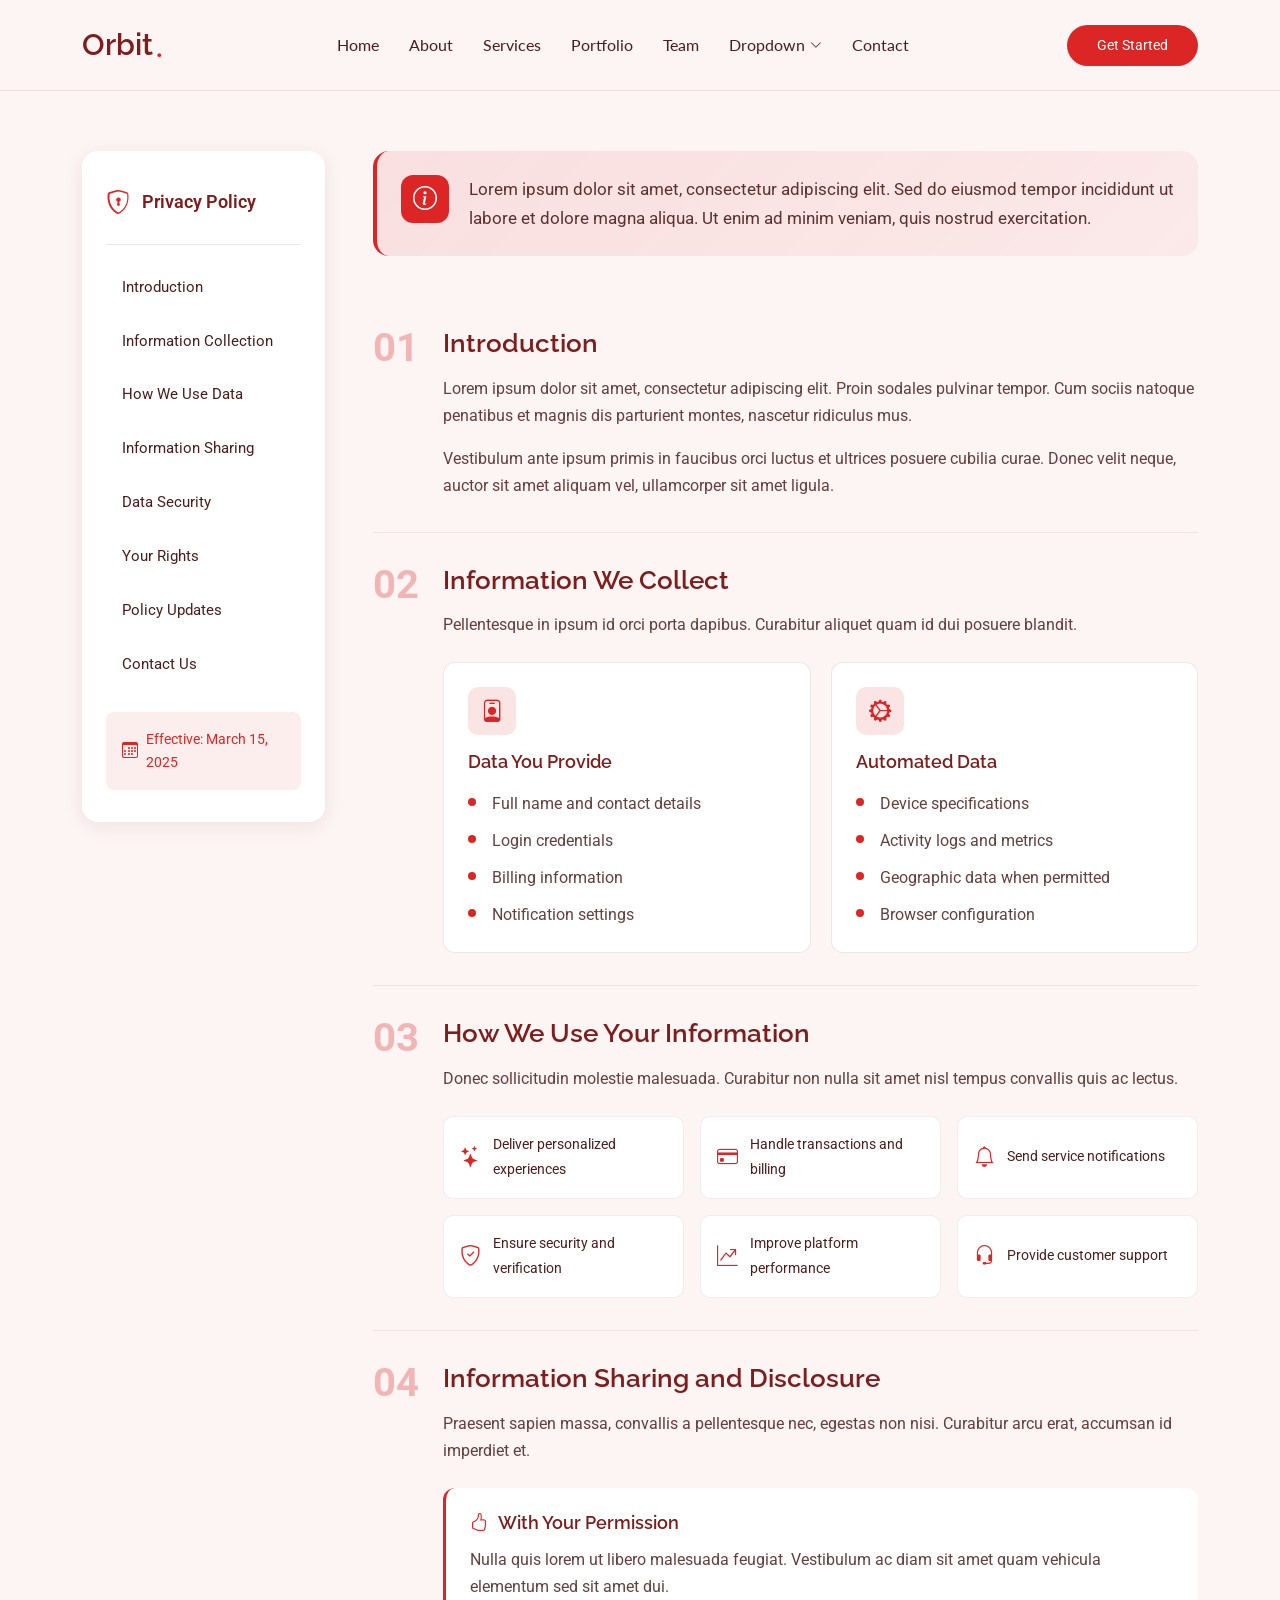
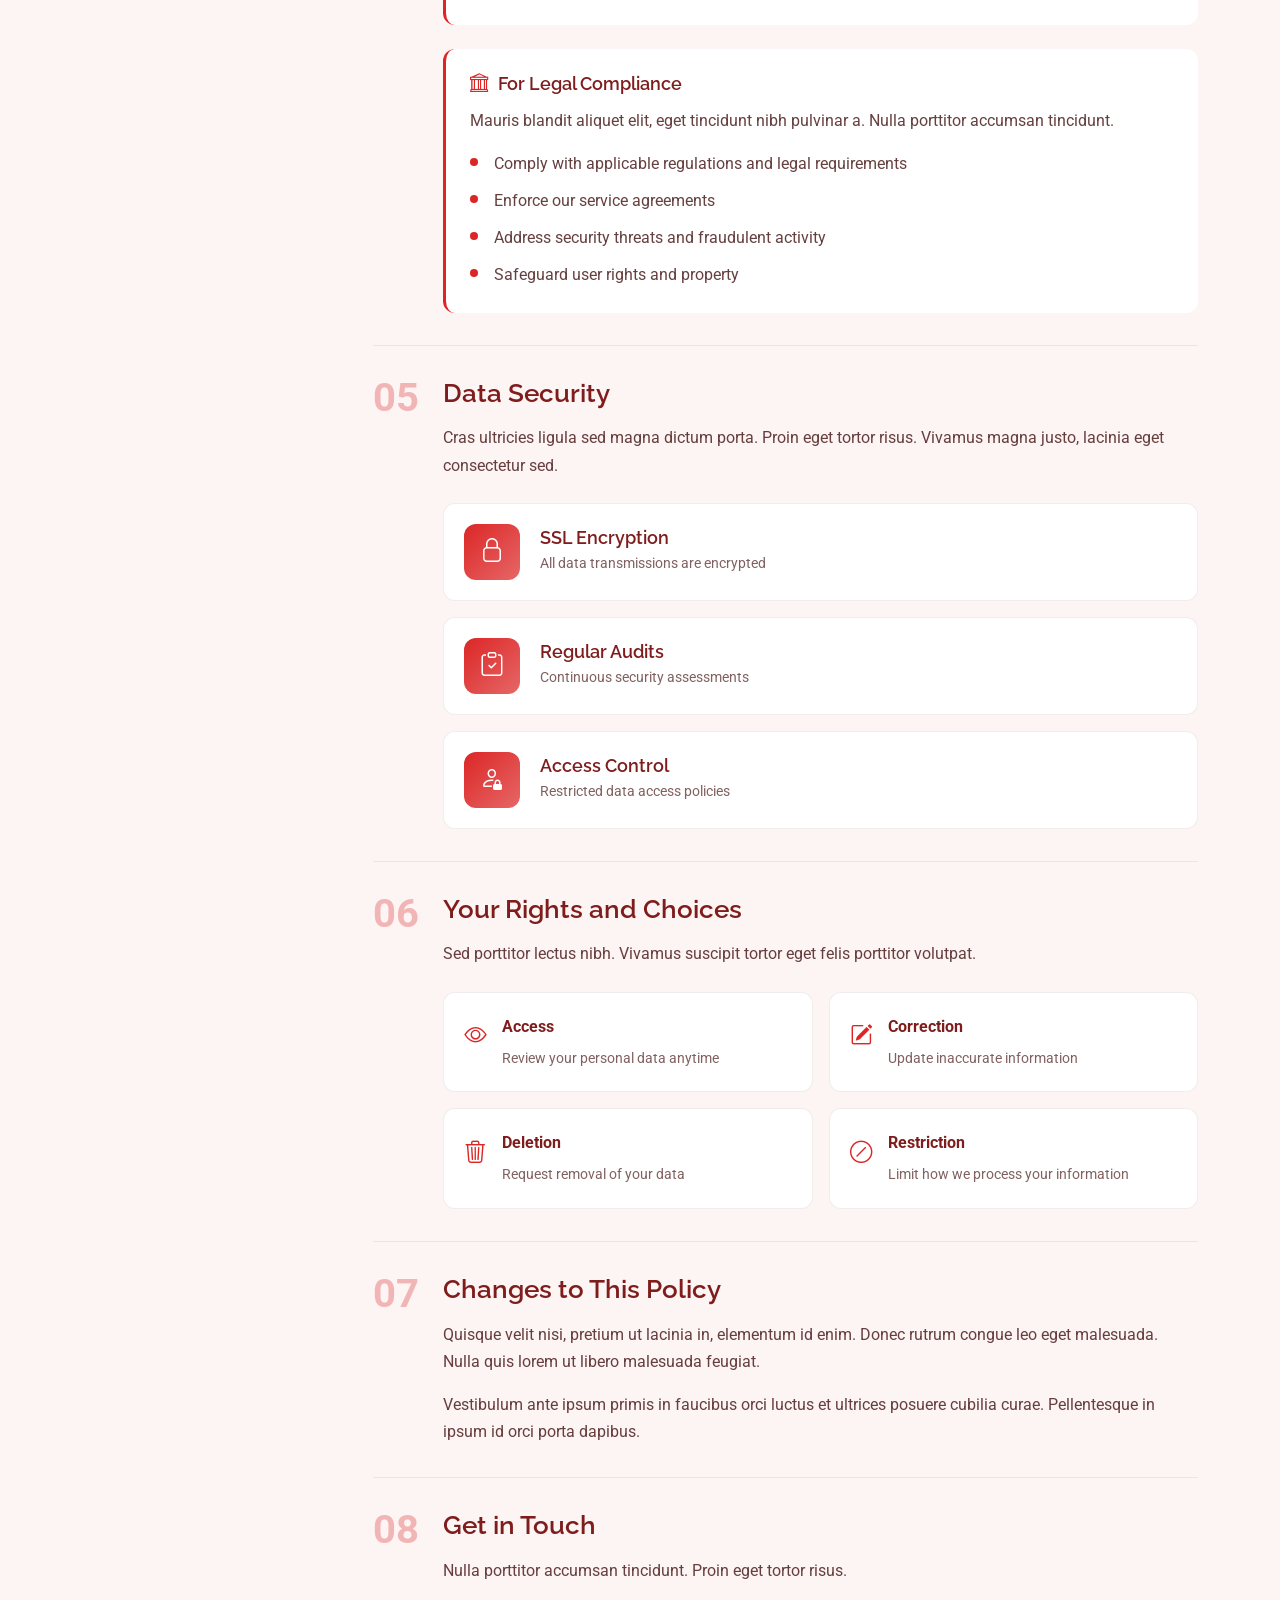
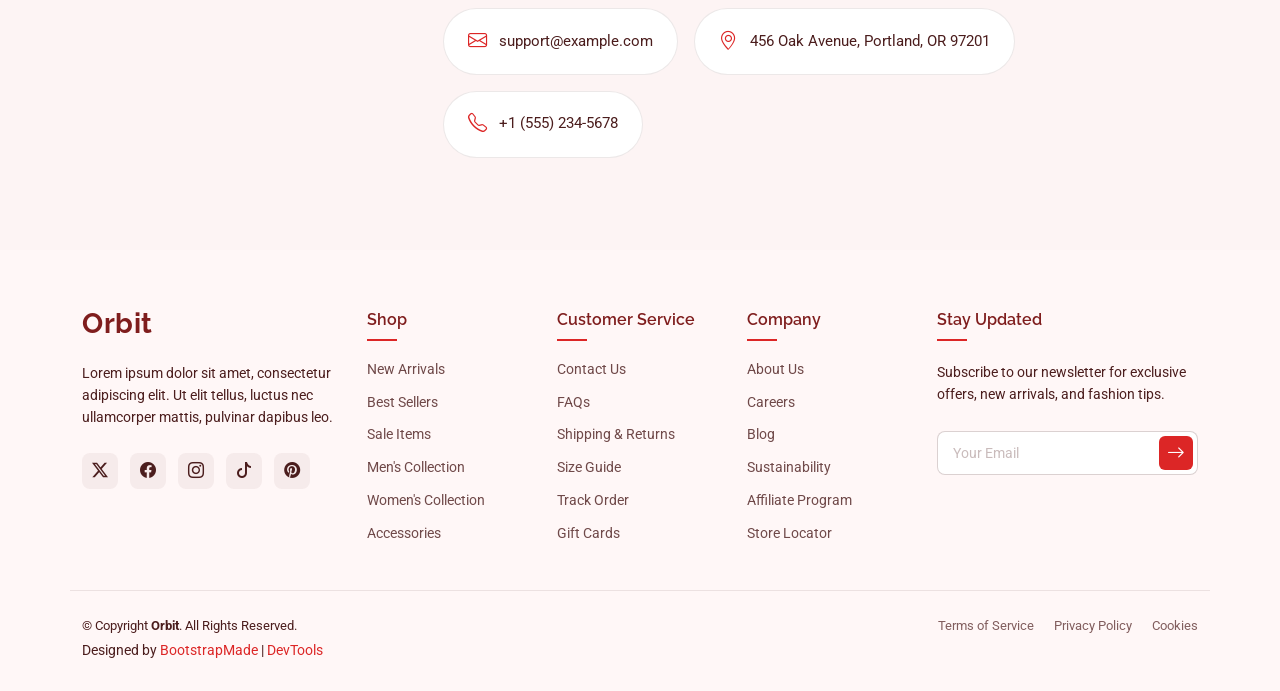
<file: public/privacy.html>
<!DOCTYPE html>
<html lang="en">

<head>
  <meta charset="utf-8">
  <meta content="width=device-width, initial-scale=1.0" name="viewport">
  <title>Privacy - Orbit Bootstrap Template</title>
  <meta name="description" content="">
  <meta name="keywords" content="">

  <!-- Favicons -->
  <link href="assets/img/favicon.png" rel="icon">
  <link href="assets/img/apple-touch-icon.png" rel="apple-touch-icon">

  <!-- Fonts -->
  <link href="https://fonts.googleapis.com" rel="preconnect">
  <link href="https://fonts.gstatic.com" rel="preconnect" crossorigin>
  <link href="https://fonts.googleapis.com/css2?family=Roboto:ital,wght@0,100;0,300;0,400;0,500;0,700;0,900;1,100;1,300;1,400;1,500;1,700;1,900&family=Lato:ital,wght@0,100;0,300;0,400;0,700;0,900;1,100;1,300;1,400;1,700;1,900&family=Raleway:ital,wght@0,100;0,200;0,300;0,400;0,500;0,600;0,700;0,800;0,900;1,100;1,200;1,300;1,400;1,500;1,600;1,700;1,800;1,900&display=swap" rel="stylesheet">

  <!-- Vendor CSS Files -->
  <link href="assets/vendor/bootstrap/css/bootstrap.min.css" rel="stylesheet">
  <link href="assets/vendor/bootstrap-icons/bootstrap-icons.css" rel="stylesheet">
  <link href="assets/vendor/aos/aos.css" rel="stylesheet">
  <link href="assets/vendor/glightbox/css/glightbox.min.css" rel="stylesheet">
  <link href="assets/vendor/swiper/swiper-bundle.min.css" rel="stylesheet">

  <!-- Main CSS File -->
  <link href="assets/css/main.css" rel="stylesheet">

  <!-- =======================================================
  * Template Name: Orbit
  * Template URL: https://bootstrapmade.com/orbit-bootstrap-template/
  * Updated: Jan 13 2026 with Bootstrap v5.3.8
  * Author: BootstrapMade.com
  * License: https://bootstrapmade.com/license/
  ======================================================== -->
</head>

<body class="privacy-page">

  <header id="header" class="header d-flex align-items-center sticky-top">
    <div class="container position-relative d-flex align-items-center justify-content-between">

      <a href="index.html" class="logo d-flex align-items-center me-auto me-xl-0">
        <!-- Uncomment the line below if you also wish to use an image logo -->
        <!-- <img src="assets/img/logo.webp" alt=""> -->
        <h1 class="sitename">Orbit</h1><span>.</span>
      </a>

      <nav id="navmenu" class="navmenu">
        <ul>
          <li><a href="#hero">Home</a></li>
          <li><a href="#about">About</a></li>
          <li><a href="#services">Services</a></li>
          <li><a href="#portfolio">Portfolio</a></li>
          <li><a href="#team">Team</a></li>
          <li class="dropdown"><a href="#"><span>Dropdown</span> <i class="bi bi-chevron-down toggle-dropdown"></i></a>
            <ul>
              <li><a href="#">Dropdown 1</a></li>
              <li class="dropdown"><a href="#"><span>Deep Dropdown</span> <i class="bi bi-chevron-down toggle-dropdown"></i></a>
                <ul>
                  <li><a href="#">Deep Dropdown 1</a></li>
                  <li><a href="#">Deep Dropdown 2</a></li>
                  <li><a href="#">Deep Dropdown 3</a></li>
                  <li><a href="#">Deep Dropdown 4</a></li>
                  <li><a href="#">Deep Dropdown 5</a></li>
                </ul>
              </li>
              <li><a href="#">Dropdown 2</a></li>
              <li><a href="#">Dropdown 3</a></li>
              <li><a href="#">Dropdown 4</a></li>
            </ul>
          </li>
          <li><a href="#contact">Contact</a></li>
        </ul>
        <i class="mobile-nav-toggle d-xl-none bi bi-list"></i>
      </nav>

      <a class="btn-getstarted" href="index.html#about">Get Started</a>

    </div>
  </header>

  <main class="main">

    <!-- Privacy Section -->
    <section id="privacy" class="privacy section">

      <div class="container" data-aos="fade-up">

        <div class="row g-5">

          <!-- Sidebar Navigation -->
          <div class="col-lg-3" data-aos="fade-right" data-aos-delay="100">
            <div class="sidebar-nav">
              <div class="nav-header">
                <i class="bi bi-shield-lock"></i>
                <span>Privacy Policy</span>
              </div>
              <ul class="nav-links">
                <li><a href="#intro">Introduction</a></li>
                <li><a href="#collection">Information Collection</a></li>
                <li><a href="#usage">How We Use Data</a></li>
                <li><a href="#sharing">Information Sharing</a></li>
                <li><a href="#security">Data Security</a></li>
                <li><a href="#rights">Your Rights</a></li>
                <li><a href="#updates">Policy Updates</a></li>
                <li><a href="#contact">Contact Us</a></li>
              </ul>
              <div class="effective-date">
                <i class="bi bi-calendar3"></i>
                <span>Effective: March 15, 2025</span>
              </div>
            </div>
          </div><!-- End Sidebar Navigation -->

          <!-- Main Content -->
          <div class="col-lg-9" data-aos="fade-left" data-aos-delay="200">

            <div class="policy-intro-card" data-aos="zoom-in" data-aos-delay="250">
              <div class="intro-icon">
                <i class="bi bi-info-circle"></i>
              </div>
              <p>Lorem ipsum dolor sit amet, consectetur adipiscing elit. Sed do eiusmod tempor incididunt ut labore et dolore magna aliqua. Ut enim ad minim veniam, quis nostrud exercitation.</p>
            </div>

            <div class="policy-section" id="intro" data-aos="fade-up" data-aos-delay="100">
              <div class="section-number">01</div>
              <div class="section-content">
                <h2>Introduction</h2>
                <p>Lorem ipsum dolor sit amet, consectetur adipiscing elit. Proin sodales pulvinar tempor. Cum sociis natoque penatibus et magnis dis parturient montes, nascetur ridiculus mus.</p>
                <p>Vestibulum ante ipsum primis in faucibus orci luctus et ultrices posuere cubilia curae. Donec velit neque, auctor sit amet aliquam vel, ullamcorper sit amet ligula.</p>
              </div>
            </div><!-- End Policy Section -->

            <div class="policy-section" id="collection" data-aos="fade-up" data-aos-delay="150">
              <div class="section-number">02</div>
              <div class="section-content">
                <h2>Information We Collect</h2>
                <p>Pellentesque in ipsum id orci porta dapibus. Curabitur aliquet quam id dui posuere blandit.</p>

                <div class="info-cards">
                  <div class="info-card">
                    <div class="card-icon">
                      <i class="bi bi-person-badge"></i>
                    </div>
                    <h4>Data You Provide</h4>
                    <ul>
                      <li>Full name and contact details</li>
                      <li>Login credentials</li>
                      <li>Billing information</li>
                      <li>Notification settings</li>
                    </ul>
                  </div>
                  <div class="info-card">
                    <div class="card-icon">
                      <i class="bi bi-gear-wide-connected"></i>
                    </div>
                    <h4>Automated Data</h4>
                    <ul>
                      <li>Device specifications</li>
                      <li>Activity logs and metrics</li>
                      <li>Geographic data when permitted</li>
                      <li>Browser configuration</li>
                    </ul>
                  </div>
                </div>
              </div>
            </div><!-- End Policy Section -->

            <div class="policy-section" id="usage" data-aos="fade-up" data-aos-delay="200">
              <div class="section-number">03</div>
              <div class="section-content">
                <h2>How We Use Your Information</h2>
                <p>Donec sollicitudin molestie malesuada. Curabitur non nulla sit amet nisl tempus convallis quis ac lectus.</p>
                <div class="usage-grid">
                  <div class="usage-item">
                    <i class="bi bi-stars"></i>
                    <span>Deliver personalized experiences</span>
                  </div>
                  <div class="usage-item">
                    <i class="bi bi-credit-card"></i>
                    <span>Handle transactions and billing</span>
                  </div>
                  <div class="usage-item">
                    <i class="bi bi-bell"></i>
                    <span>Send service notifications</span>
                  </div>
                  <div class="usage-item">
                    <i class="bi bi-shield-check"></i>
                    <span>Ensure security and verification</span>
                  </div>
                  <div class="usage-item">
                    <i class="bi bi-graph-up-arrow"></i>
                    <span>Improve platform performance</span>
                  </div>
                  <div class="usage-item">
                    <i class="bi bi-headset"></i>
                    <span>Provide customer support</span>
                  </div>
                </div>
              </div>
            </div><!-- End Policy Section -->

            <div class="policy-section" id="sharing" data-aos="fade-up" data-aos-delay="250">
              <div class="section-number">04</div>
              <div class="section-content">
                <h2>Information Sharing and Disclosure</h2>
                <p>Praesent sapien massa, convallis a pellentesque nec, egestas non nisi. Curabitur arcu erat, accumsan id imperdiet et.</p>

                <div class="sharing-block">
                  <h4><i class="bi bi-hand-thumbs-up"></i> With Your Permission</h4>
                  <p>Nulla quis lorem ut libero malesuada feugiat. Vestibulum ac diam sit amet quam vehicula elementum sed sit amet dui.</p>
                </div>

                <div class="sharing-block">
                  <h4><i class="bi bi-bank"></i> For Legal Compliance</h4>
                  <p>Mauris blandit aliquet elit, eget tincidunt nibh pulvinar a. Nulla porttitor accumsan tincidunt.</p>
                  <ul>
                    <li>Comply with applicable regulations and legal requirements</li>
                    <li>Enforce our service agreements</li>
                    <li>Address security threats and fraudulent activity</li>
                    <li>Safeguard user rights and property</li>
                  </ul>
                </div>
              </div>
            </div><!-- End Policy Section -->

            <div class="policy-section" id="security" data-aos="fade-up" data-aos-delay="300">
              <div class="section-number">05</div>
              <div class="section-content">
                <h2>Data Security</h2>
                <p>Cras ultricies ligula sed magna dictum porta. Proin eget tortor risus. Vivamus magna justo, lacinia eget consectetur sed.</p>
                <div class="security-features">
                  <div class="security-item">
                    <div class="security-icon">
                      <i class="bi bi-lock"></i>
                    </div>
                    <div class="security-text">
                      <h5>SSL Encryption</h5>
                      <p>All data transmissions are encrypted</p>
                    </div>
                  </div>
                  <div class="security-item">
                    <div class="security-icon">
                      <i class="bi bi-clipboard-check"></i>
                    </div>
                    <div class="security-text">
                      <h5>Regular Audits</h5>
                      <p>Continuous security assessments</p>
                    </div>
                  </div>
                  <div class="security-item">
                    <div class="security-icon">
                      <i class="bi bi-person-lock"></i>
                    </div>
                    <div class="security-text">
                      <h5>Access Control</h5>
                      <p>Restricted data access policies</p>
                    </div>
                  </div>
                </div>
              </div>
            </div><!-- End Policy Section -->

            <div class="policy-section" id="rights" data-aos="fade-up" data-aos-delay="350">
              <div class="section-number">06</div>
              <div class="section-content">
                <h2>Your Rights and Choices</h2>
                <p>Sed porttitor lectus nibh. Vivamus suscipit tortor eget felis porttitor volutpat.</p>
                <div class="rights-list">
                  <div class="right-item">
                    <i class="bi bi-eye"></i>
                    <div>
                      <strong>Access</strong>
                      <span>Review your personal data anytime</span>
                    </div>
                  </div>
                  <div class="right-item">
                    <i class="bi bi-pencil-square"></i>
                    <div>
                      <strong>Correction</strong>
                      <span>Update inaccurate information</span>
                    </div>
                  </div>
                  <div class="right-item">
                    <i class="bi bi-trash3"></i>
                    <div>
                      <strong>Deletion</strong>
                      <span>Request removal of your data</span>
                    </div>
                  </div>
                  <div class="right-item">
                    <i class="bi bi-slash-circle"></i>
                    <div>
                      <strong>Restriction</strong>
                      <span>Limit how we process your information</span>
                    </div>
                  </div>
                </div>
              </div>
            </div><!-- End Policy Section -->

            <div class="policy-section" id="updates" data-aos="fade-up" data-aos-delay="400">
              <div class="section-number">07</div>
              <div class="section-content">
                <h2>Changes to This Policy</h2>
                <p>Quisque velit nisi, pretium ut lacinia in, elementum id enim. Donec rutrum congue leo eget malesuada. Nulla quis lorem ut libero malesuada feugiat.</p>
                <p>Vestibulum ante ipsum primis in faucibus orci luctus et ultrices posuere cubilia curae. Pellentesque in ipsum id orci porta dapibus.</p>
              </div>
            </div><!-- End Policy Section -->

            <div class="policy-section contact-section" id="contact" data-aos="fade-up" data-aos-delay="450">
              <div class="section-number">08</div>
              <div class="section-content">
                <h2>Get in Touch</h2>
                <p>Nulla porttitor accumsan tincidunt. Proin eget tortor risus.</p>
                <div class="contact-cards">
                  <div class="contact-card">
                    <i class="bi bi-envelope"></i>
                    <span>support@example.com</span>
                  </div>
                  <div class="contact-card">
                    <i class="bi bi-geo-alt"></i>
                    <span>456 Oak Avenue, Portland, OR 97201</span>
                  </div>
                  <div class="contact-card">
                    <i class="bi bi-telephone"></i>
                    <span>+1 (555) 234-5678</span>
                  </div>
                </div>
              </div>
            </div><!-- End Policy Section -->

          </div><!-- End Main Content -->

        </div>

      </div>

    </section><!-- /Privacy Section -->

  </main>

  <footer id="footer" class="footer light-background">

    <div class="container footer-top">
      <div class="row gy-4">
        <div class="col-lg-3 col-md-6 footer-info">
          <a href="index.html" class="logo d-flex align-items-center mb-4">
            <span class="sitename">Orbit</span>
          </a>
          <p>Lorem ipsum dolor sit amet, consectetur adipiscing elit. Ut elit tellus, luctus nec ullamcorper mattis, pulvinar dapibus leo.</p>

          <div class="social-links d-flex mt-4">
            <a href="#" aria-label="Twitter"><i class="bi bi-twitter-x"></i></a>
            <a href="#" aria-label="Facebook"><i class="bi bi-facebook"></i></a>
            <a href="#" aria-label="Instagram"><i class="bi bi-instagram"></i></a>
            <a href="#" aria-label="TikTok"><i class="bi bi-tiktok"></i></a>
            <a href="#" aria-label="Pinterest"><i class="bi bi-pinterest"></i></a>
          </div>
        </div>

        <div class="col-lg-2 col-md-6 footer-links">
          <h4>Shop</h4>
          <ul>
            <li><a href="category.html">New Arrivals</a></li>
            <li><a href="category.html">Best Sellers</a></li>
            <li><a href="category.html">Sale Items</a></li>
            <li><a href="category.html">Men's Collection</a></li>
            <li><a href="category.html">Women's Collection</a></li>
            <li><a href="category.html">Accessories</a></li>
          </ul>
        </div>

        <div class="col-lg-2 col-md-6 footer-links">
          <h4>Customer Service</h4>
          <ul>
            <li><a href="contact.html">Contact Us</a></li>
            <li><a href="faq.html">FAQs</a></li>
            <li><a href="shiping-info.html">Shipping &amp; Returns</a></li>
            <li><a href="#">Size Guide</a></li>
            <li><a href="account.html">Track Order</a></li>
            <li><a href="#">Gift Cards</a></li>
          </ul>
        </div>

        <div class="col-lg-2 col-md-6 footer-links">
          <h4>Company</h4>
          <ul>
            <li><a href="about.html">About Us</a></li>
            <li><a href="about.html">Careers</a></li>
            <li><a href="blog.html">Blog</a></li>
            <li><a href="about.html">Sustainability</a></li>
            <li><a href="about.html">Affiliate Program</a></li>
            <li><a href="about.html">Store Locator</a></li>
          </ul>
        </div>

        <div class="col-lg-3 col-md-6">
          <div class="footer-newsletter">
            <h4>Stay Updated</h4>
            <p>Subscribe to our newsletter for exclusive offers, new arrivals, and fashion tips.</p>
            <form action="forms/newsletter.php" method="post" class="php-email-form">
              <div class="position-relative">
                <input type="email" name="email" placeholder="Your Email" required="">
                <button type="submit" class="btn-subscribe"><i class="bi bi-arrow-right"></i></button>
              </div>
              <div class="loading">Loading</div>
              <div class="error-message"></div>
              <div class="sent-message">Your subscription request has been sent. Thank you!</div>
            </form>
          </div>
        </div>
      </div>
    </div>

    <div class="container footer-bottom">
      <div class="row gy-3">
        <div class="col-md-6 order-2 order-md-1">
          <div class="copyright">
            <p>© <span>Copyright</span> <strong class="sitename">Orbit</strong>. All Rights Reserved.</p>
          </div>
          <div class="credits">
            <!-- All the links in the footer should remain intact. -->
            <!-- You can delete the links only if you've purchased the pro version. -->
            <!-- Licensing information: https://bootstrapmade.com/license/ -->
            <!-- Purchase the pro version with working PHP/AJAX contact form: [buy-url] -->
            Designed by <a href="https://bootstrapmade.com/">BootstrapMade</a> | <a href="https://bootstrapmade.com/tools/">DevTools</a>
          </div>
        </div>
        <div class="col-md-6 order-1 order-md-2">
          <div class="legal-links">
            <a href="tos.html">Terms of Service</a>
            <a href="privacy.html">Privacy Policy</a>
            <a href="privacy.html">Cookies</a>
          </div>
        </div>
      </div>
    </div>

  </footer>

  <!-- Scroll Top -->
  <a href="#" id="scroll-top" class="scroll-top d-flex align-items-center justify-content-center"><i class="bi bi-arrow-up-short"></i></a>

  <!-- Preloader -->
  <div id="preloader"></div>

  <!-- Vendor JS Files -->
  <script src="assets/vendor/bootstrap/js/bootstrap.bundle.min.js"></script>
  <script src="assets/vendor/php-email-form/validate.js"></script>
  <script src="assets/vendor/aos/aos.js"></script>
  <script src="assets/vendor/glightbox/js/glightbox.min.js"></script>
  <script src="assets/vendor/imagesloaded/imagesloaded.pkgd.min.js"></script>
  <script src="assets/vendor/isotope-layout/isotope.pkgd.min.js"></script>
  <script src="assets/vendor/purecounter/purecounter_vanilla.js"></script>
  <script src="assets/vendor/swiper/swiper-bundle.min.js"></script>

  <!-- Main JS File -->
  <script src="assets/js/main.js"></script>

</body>

</html>
</file>
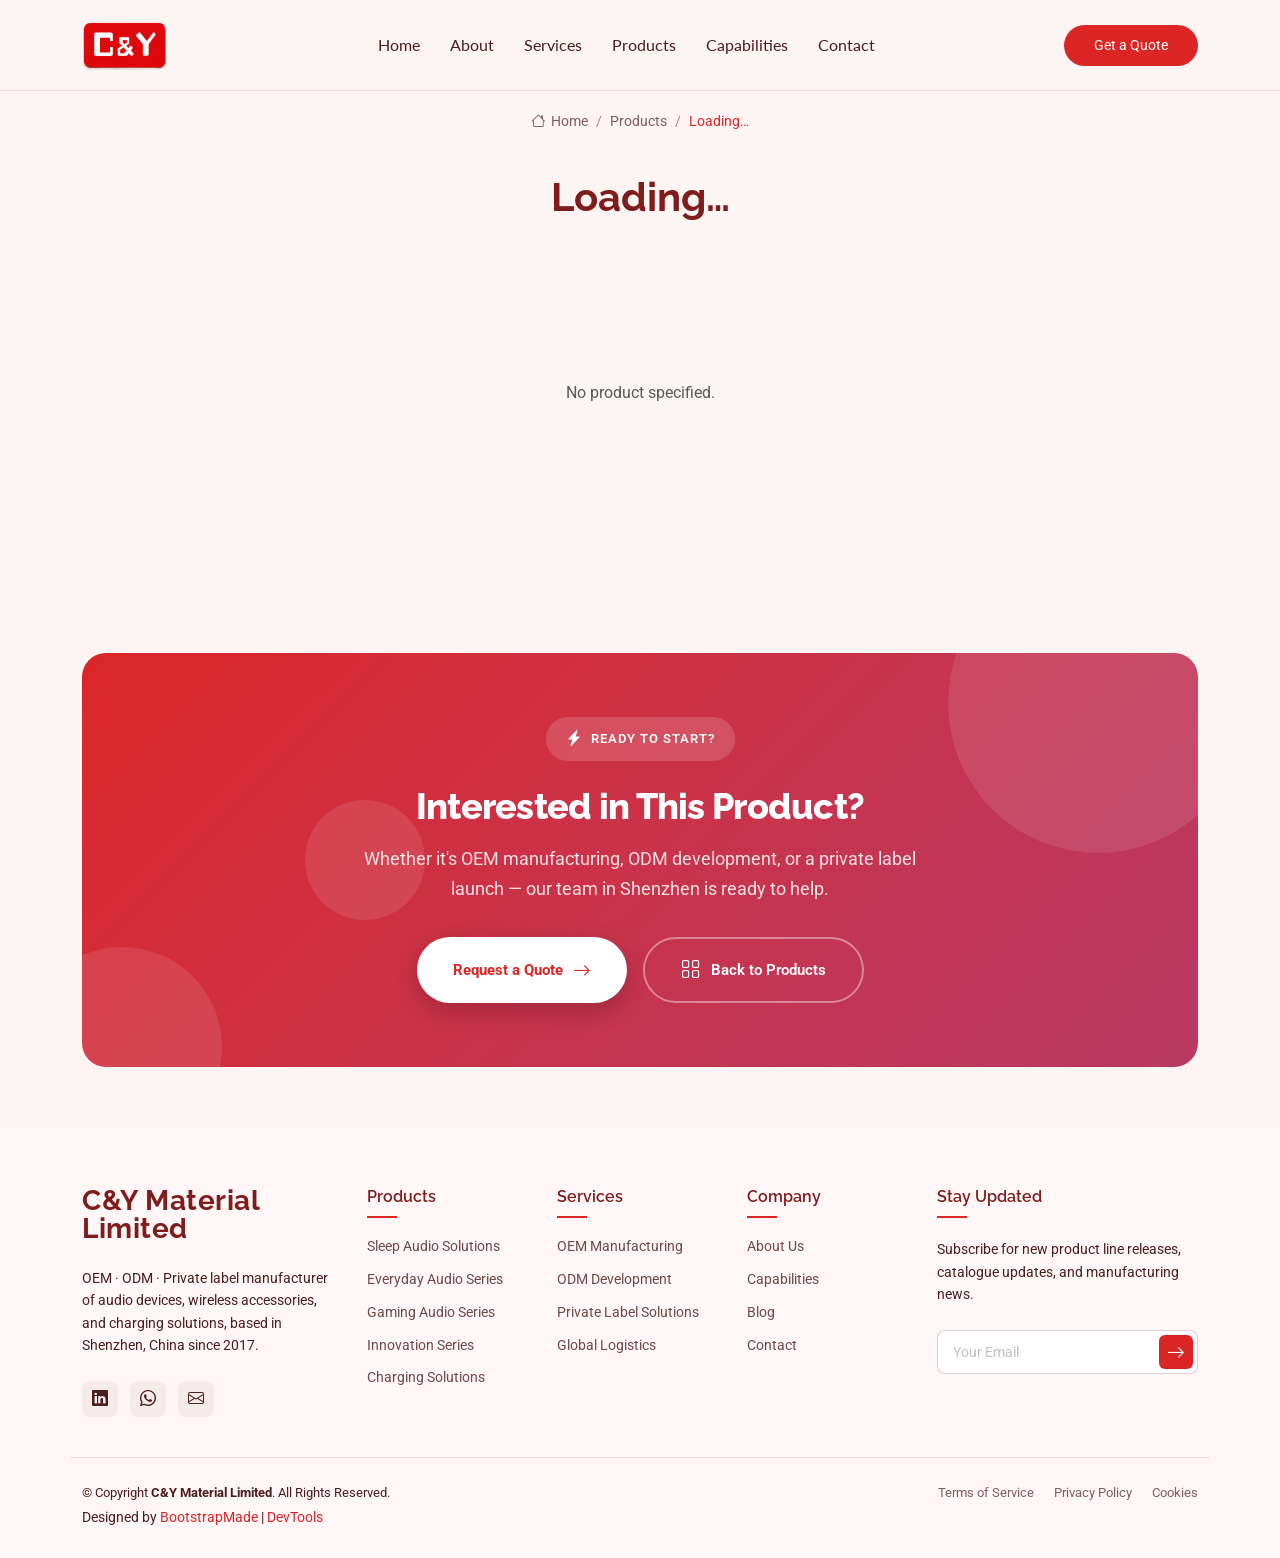
<file: public/product_detail.html>
<!DOCTYPE html>
<html lang="en">

<head>
  <meta charset="utf-8">
  <meta content="width=device-width, initial-scale=1.0" name="viewport">
  <title id="page-title">Product Details | C&amp;Y Material Limited</title>
  <meta id="meta-description" name="description" content="C&Y Material Limited — OEM, ODM and private label audio manufacturing from Shenzhen, China.">
  <link rel="canonical" href="https://www.cymtr.com/product-detail.html">

  <!-- Open Graph / SEO -->
  <meta property="og:type" content="product">
  <meta id="og-title" property="og:title" content="C&Y Material Limited">
  <meta id="og-description" property="og:description" content="OEM, ODM &amp; private label ready.">
  <meta property="og:url" content="https://www.cymtr.com/product-detail.html">
  <meta id="og-image" property="og:image" content="assets/img/nav_logo2.png">
  <meta property="og:locale" content="en_US">
  <meta name="twitter:card" content="summary_large_image">

  <!-- Favicons -->
  <link href="assets/img/favicon.png" rel="icon">
  <link href="assets/img/apple-touch-icon.png" rel="apple-touch-icon">

  <!-- Fonts -->
  <link href="https://fonts.googleapis.com" rel="preconnect">
  <link href="https://fonts.gstatic.com" rel="preconnect" crossorigin>
  <link href="https://fonts.googleapis.com/css2?family=Roboto:ital,wght@0,100;0,300;0,400;0,500;0,700;0,900;1,100;1,300;1,400;1,500;1,700;1,900&family=Lato:ital,wght@0,100;0,300;0,400;0,700;0,900;1,100;1,300;1,400;1,700;1,900&family=Raleway:ital,wght@0,100;0,200;0,300;0,400;0,500;0,600;0,700;0,800;0,900;1,100;1,200;1,300;1,400;1,500;1,600;1,700;1,800;1,900&display=swap" rel="stylesheet">

  <!-- Vendor CSS Files -->
  <link href="assets/vendor/bootstrap/css/bootstrap.min.css" rel="stylesheet">
  <link href="assets/vendor/bootstrap-icons/bootstrap-icons.css" rel="stylesheet">
  <link href="assets/vendor/aos/aos.css" rel="stylesheet">
  <link href="assets/vendor/glightbox/css/glightbox.min.css" rel="stylesheet">
  <link href="assets/vendor/swiper/swiper-bundle.min.css" rel="stylesheet">

  <!-- Main CSS File -->
  <link href="assets/css/main.css" rel="stylesheet">

  <!-- Added only: minimal styling for the product-detail layout. Template theme/CSS files are untouched. -->
  <style>
    .product-detail-section .main-image-wrapper {
      position: relative; border-radius: 16px; overflow: hidden;
      box-shadow: 0 20px 50px rgba(0,0,0,.12);
    }
    .product-detail-section .main-image-wrapper img { width: 100%; height: 100%; object-fit: cover; display: block; }
    .product-detail-section .thumb-row { display: flex; gap: 14px; margin-top: 16px; }
    .product-detail-section .thumb-row a {
      display: block; width: 84px; height: 84px; border-radius: 10px; overflow: hidden;
      border: 2px solid transparent; transition: border-color .2s ease;
    }
    .product-detail-section .thumb-row a:hover { border-color: var(--accent-color, #0d6efd); }
    .product-detail-section .thumb-row a.active { border-color: var(--accent-color, #0d6efd); }
    .product-detail-section .thumb-row img { width: 100%; height: 100%; object-fit: cover; }

    .product-info-panel .category-pill {
      display: inline-flex; align-items: center; gap: 8px;
      background: color-mix(in srgb, var(--accent-color, #0d6efd) 12%, transparent);
      color: var(--accent-color, #0d6efd);
      padding: 6px 16px; border-radius: 50px; font-size: .8rem; font-weight: 600;
      letter-spacing: .03em; margin-bottom: 16px;
    }
    .product-info-panel h1 { font-size: 2.2rem; font-weight: 700; margin-bottom: 14px; }
    .product-info-panel .lead-desc { font-size: 1.05rem; color: #6c757d; margin-bottom: 24px; line-height: 1.75; }
    .product-cta-row { display: flex; flex-wrap: wrap; gap: 14px; margin-bottom: 30px; }
    .btn-request-quote {
      display: inline-flex; align-items: center; gap: 10px;
      background: var(--accent-color, #0d6efd); color: #fff;
      padding: 14px 30px; border-radius: 50px; font-weight: 600; text-decoration: none;
      transition: transform .25s ease, box-shadow .25s ease; box-shadow: 0 8px 22px rgba(0,0,0,.18);
    }
    .btn-request-quote:hover { transform: translateY(-3px); box-shadow: 0 12px 28px rgba(0,0,0,.25); color: #fff; }
    .btn-whatsapp-outline {
      display: inline-flex; align-items: center; gap: 10px;
      background: #fff; color: #212529; border: 1.5px solid #dcdfe4;
      padding: 13px 28px; border-radius: 50px; font-weight: 600; text-decoration: none;
      transition: border-color .2s ease;
    }
    .btn-whatsapp-outline:hover { border-color: var(--accent-color, #0d6efd); color: #212529; }

    .spec-table { width: 100%; border-collapse: collapse; margin-top: 10px; }
    .spec-table tr { border-bottom: 1px solid #eceef1; }
    .spec-table td { padding: 14px 6px; font-size: .95rem; }
    .spec-table td:first-child { color: #6c757d; width: 40%; }
    .spec-table td:last-child { font-weight: 600; color: #212529; }
    .no-image {
      display: flex; align-items: center; justify-content: center; min-height: 320px;
      background: #f1f3f6; color: #6c757d; font-size: .9rem; border-radius: 16px;
    }
  </style>
</head>

<body class="starter-page-page">

  <header id="header" class="header d-flex align-items-center sticky-top">
    <div class="container position-relative d-flex align-items-center justify-content-between">

      <a href="index.html" class="logo d-flex align-items-center me-auto me-xl-0">
        <img src="assets/img/nav_logo2.png" alt="C&amp;Y Material Limited">
      </a>

      <nav id="navmenu" class="navmenu">
        <ul>
          <li><a href="index.html#hero">Home</a></li>
          <li><a href="index.html#about">About</a></li>
          <li><a href="index.html#services">Services</a></li>
          <li class="active"><a href="products.html">Products</a></li>
          <li><a href="index.html#team">Capabilities</a></li>
          <li><a href="index.html#contact">Contact</a></li>
        </ul>
        <i class="mobile-nav-toggle d-xl-none bi bi-list"></i>
      </nav>

      <a class="btn-getstarted" href="index.html#contact">Get a Quote</a>

    </div>
  </header>

  <main class="main">

    <!-- Page Title -->
    <div class="page-title">
      <div class="breadcrumbs">
        <nav aria-label="breadcrumb">
          <ol class="breadcrumb">
            <li class="breadcrumb-item"><a href="index.html"><i class="bi bi-house"></i> Home</a></li>
            <li class="breadcrumb-item"><a href="products.html">Products</a></li>
            <li class="breadcrumb-item active current" id="breadcrumb-product-name">Loading…</li>
          </ol>
        </nav>
      </div>

      <div class="title-wrapper">
        <h1 id="detail-title">Loading…</h1>
        <p id="detail-subtitle"></p>
      </div>
    </div><!-- End Page Title -->

    <!-- Product Detail Section -->
    <section id="product-detail" class="product-detail-section section">
      <div class="container" data-aos="fade-up" data-aos-delay="100">

        <div class="row g-5" id="detail-root" style="display:none;">

          <!-- Gallery -->
          <div class="col-lg-6" data-aos="fade-right" data-aos-delay="150">
            <div id="gallery-root"></div>
          </div><!-- End Gallery -->

          <!-- Product Info -->
          <div class="col-lg-6" data-aos="fade-left" data-aos-delay="200">
            <div class="product-info-panel">
              <span class="category-pill" id="category-pill" style="display:none;"><i class="bi bi-moon-stars-fill"></i> <span id="category-pill-text"></span></span>
              <h1 id="info-title"></h1>
              <p class="lead-desc" id="info-summary" style="display:none;"></p>

              <table class="spec-table">
                <tbody id="spec-table-body"></tbody>
              </table>

              <div class="product-cta-row mt-4">
                <a href="index.html#contact" class="btn-request-quote">
                  <i class="bi bi-send-fill"></i> Request a Quote
                </a>
                <a href="https://wa.me/8613798289200" class="btn-whatsapp-outline">
                  <i class="bi bi-whatsapp"></i> Chat on WhatsApp
                </a>
              </div>
            </div>
          </div><!-- End Product Info -->

        </div>

        <div id="detail-status" class="text-center py-5 text-muted">Loading product…</div>

        <!-- Full Description -->
        <div class="row mt-5" id="description-row" style="display:none;" data-aos="fade-up" data-aos-delay="100">
          <div class="col-lg-9">
            <h3 class="mb-3">Product Description</h3>
            <p class="text-muted" id="description-text" style="line-height:1.8;"></p>
          </div>
        </div><!-- End Full Description -->

      </div>
    </section><!-- /Product Detail Section -->

    <!-- Related Products -->
    <section id="related-products" class="portfolio section light-background" style="display:none;">
      <div class="container section-title" data-aos="fade-up">
        <h2>Related Products</h2>
        <p id="related-subtitle">More from this line.</p>
      </div>

      <div class="container" data-aos="fade-up" data-aos-delay="100">
        <div class="row g-4" id="related-grid"></div>
      </div>
    </section><!-- /Related Products -->

    <!-- CTA Section -->
    <section class="portfolio section">
      <div class="container" data-aos="zoom-in" data-aos-delay="100">
        <div class="cta-section">
          <div class="cta-content">
            <span class="cta-label"><i class="bi bi-lightning-charge-fill"></i> Ready to Start?</span>
            <h3>Interested in This Product?</h3>
            <p>Whether it's OEM manufacturing, ODM development, or a private label launch — our team in Shenzhen is ready to help.</p>
            <div class="cta-buttons">
              <a href="index.html#contact" class="btn-cta-primary">Request a Quote <i class="bi bi-arrow-right"></i></a>
              <a href="products.html" class="btn-cta-secondary"><i class="bi bi-grid"></i> Back to Products</a>
            </div>
          </div>
          <div class="cta-decoration">
            <div class="floating-shape shape-1"></div>
            <div class="floating-shape shape-2"></div>
            <div class="floating-shape shape-3"></div>
          </div>
        </div>
      </div>
    </section><!-- /CTA Section -->

  </main>

  <footer id="footer" class="footer light-background">

    <div class="container footer-top">
      <div class="row gy-4">
        <div class="col-lg-3 col-md-6 footer-info">
          <a href="index.html" class="logo d-flex align-items-center mb-4">
            <span class="sitename">C&amp;Y Material Limited</span>
          </a>
          <p>OEM · ODM · Private label manufacturer of audio devices, wireless accessories, and charging solutions, based in Shenzhen, China since 2017.</p>

          <div class="social-links d-flex mt-4">
            <a href="#" aria-label="LinkedIn"><i class="bi bi-linkedin"></i></a>
            <a href="https://wa.me/8613798289200" aria-label="WhatsApp"><i class="bi bi-whatsapp"></i></a>
            <a href="mailto:info@cymtr.com" aria-label="Email"><i class="bi bi-envelope"></i></a>
          </div>
        </div>

        <div class="col-lg-2 col-md-6 footer-links">
          <h4>Products</h4>
          <ul>
            <li><a href="products.html">Sleep Audio Solutions</a></li>
            <li><a href="products.html">Everyday Audio Series</a></li>
            <li><a href="products.html">Gaming Audio Series</a></li>
            <li><a href="products.html">Innovation Series</a></li>
            <li><a href="products.html">Charging Solutions</a></li>
          </ul>
        </div>

        <div class="col-lg-2 col-md-6 footer-links">
          <h4>Services</h4>
          <ul>
            <li><a href="index.html#services">OEM Manufacturing</a></li>
            <li><a href="index.html#services">ODM Development</a></li>
            <li><a href="index.html#services">Private Label Solutions</a></li>
            <li><a href="index.html#services">Global Logistics</a></li>
          </ul>
        </div>

        <div class="col-lg-2 col-md-6 footer-links">
          <h4>Company</h4>
          <ul>
            <li><a href="index.html#about">About Us</a></li>
            <li><a href="index.html#team">Capabilities</a></li>
            <li><a href="blog.html">Blog</a></li>
            <li><a href="index.html#contact">Contact</a></li>
          </ul>
        </div>

        <div class="col-lg-3 col-md-6">
          <div class="footer-newsletter">
            <h4>Stay Updated</h4>
            <p>Subscribe for new product line releases, catalogue updates, and manufacturing news.</p>
            <form action="forms/newsletter.php" method="post" class="php-email-form">
              <div class="position-relative">
                <input type="email" name="email" placeholder="Your Email" required="">
                <button type="submit" class="btn-subscribe"><i class="bi bi-arrow-right"></i></button>
              </div>
              <div class="loading">Loading</div>
              <div class="error-message"></div>
              <div class="sent-message">Your subscription request has been sent. Thank you!</div>
            </form>
          </div>
        </div>
      </div>
    </div>

    <div class="container footer-bottom">
      <div class="row gy-3">
        <div class="col-md-6 order-2 order-md-1">
          <div class="copyright">
            <p>© <span>Copyright</span> <strong class="sitename">C&amp;Y Material Limited</strong>. All Rights Reserved.</p>
          </div>
          <div class="credits">
            Designed by <a href="https://bootstrapmade.com/">BootstrapMade</a> | <a href="https://bootstrapmade.com/tools/">DevTools</a>
          </div>
        </div>
        <div class="col-md-6 order-1 order-md-2">
          <div class="legal-links">
            <a href="tos.html">Terms of Service</a>
            <a href="privacy.html">Privacy Policy</a>
            <a href="privacy.html">Cookies</a>
          </div>
        </div>
      </div>
    </div>

  </footer>

  <!-- Scroll Top -->
  <a href="#" id="scroll-top" class="scroll-top d-flex align-items-center justify-content-center"><i class="bi bi-arrow-up-short"></i></a>

  <!-- Preloader -->
  <div id="preloader"></div>

  <!-- Vendor JS Files -->
  <script src="assets/vendor/bootstrap/js/bootstrap.bundle.min.js"></script>
  <script src="assets/vendor/php-email-form/validate.js"></script>
  <script src="assets/vendor/aos/aos.js"></script>
  <script src="assets/vendor/glightbox/js/glightbox.min.js"></script>
  <script src="assets/vendor/imagesloaded/imagesloaded.pkgd.min.js"></script>
  <script src="assets/vendor/isotope-layout/isotope.pkgd.min.js"></script>
  <script src="assets/vendor/purecounter/purecounter_vanilla.js"></script>
  <script src="assets/vendor/swiper/swiper-bundle.min.js"></script>

  <!-- Main JS File -->
  <script src="assets/js/main.js"></script>

  <!-- ============================================================
       Backend connection: reads ?id= from the URL, fetches that
       product from the FastAPI JSON API, and fills in the page.
       ============================================================ -->
  <script>
    // TODO: set this to wherever the FastAPI app is actually deployed.
    const API_BASE_URL = ""; // same-origin now — Laravel serves this file directly

    function escapeHtml(str) {
      if (!str) return "";
      return str.replace(/[&<>"']/g, (c) => ({
        "&": "&amp;", "<": "&lt;", ">": "&gt;", '"': "&quot;", "'": "&#39;"
      }[c]));
    }

    function getProductId() {
      const params = new URLSearchParams(window.location.search);
      return params.get("id");
    }

    function renderGallery(product) {
      const root = document.getElementById("gallery-root");
      const images = product.images || [];
      const primary = images.find((img) => img.is_primary) || images[0];

      if (!primary) {
        root.innerHTML = `<div class="no-image">No image</div>`;
        return;
      }

      const thumbs = images.length > 1
        ? `<div class="thumb-row">
             ${images.map((img, i) => `
               <a href="#" class="thumb-item ${img.id === primary.id ? "active" : ""}" data-full="${img.url}">
                 <img src="${img.url}" alt="${escapeHtml(img.alt_text || product.name)} thumbnail">
               </a>`).join("")}
           </div>`
        : "";

      root.innerHTML = `
        <div class="main-image-wrapper">
          <a href="${primary.url}" id="main-image-link" class="glightbox" data-gallery="product-detail">
            <img src="${primary.url}" alt="${escapeHtml(primary.alt_text || product.name)} — main image" id="main-product-image">
          </a>
        </div>
        ${thumbs}`;

      const mainImg = document.getElementById("main-product-image");
      const mainLink = document.getElementById("main-image-link");
      root.querySelectorAll(".thumb-item").forEach((thumb) => {
        thumb.addEventListener("click", (e) => {
          e.preventDefault();
          e.stopPropagation();
          const fullSrc = thumb.getAttribute("data-full");
          if (!fullSrc) return;
          mainImg.setAttribute("src", fullSrc);
          mainLink.setAttribute("href", fullSrc);
          root.querySelectorAll(".thumb-item").forEach((t) => t.classList.remove("active"));
          thumb.classList.add("active");
        }, true);
      });
    }

    function relatedCardHTML(product) {
      const img = product.primary_image
        ? `<img src="${product.primary_image.url}" alt="${escapeHtml(product.primary_image.alt_text || product.name)}" class="img-fluid" loading="lazy">`
        : `<div class="no-image">No image</div>`;
      const badge = product.category ? `<span class="category-badge">${escapeHtml(product.category.name)}</span>` : "";
      const summary = product.summary ? `<p>${escapeHtml(product.summary)}</p>` : "";

      return `
        <div class="col-lg-4 col-md-6 portfolio-item">
          <a class="project-card" href="product_detail.html?id=${product.id}" style="text-decoration:none; display:block;">
            <div class="image-wrapper">${img}${badge}</div>
            <div class="project-info">
              <h3>${escapeHtml(product.name)}</h3>
              ${summary}
              <div class="project-meta"><span class="year">Shenzhen, China</span></div>
            </div>
          </a>
        </div>`;
    }

    async function loadProduct() {
      const id = getProductId();
      const statusEl = document.getElementById("detail-status");

      if (!id) {
        statusEl.textContent = "No product specified.";
        return;
      }

      try {
        const res = await fetch(`${API_BASE_URL}/api/products/${id}`);
        if (res.status === 404) {
          statusEl.textContent = "Product not found.";
          return;
        }
        if (!res.ok) throw new Error(`HTTP ${res.status}`);
        const product = await res.json();

        document.title = `${product.name} | C&Y Material Limited`;
        document.getElementById("page-title").textContent = `${product.name} | C&Y Material Limited`;
        document.getElementById("meta-description").setAttribute("content", product.summary || product.name);
        document.getElementById("og-title").setAttribute("content", `${product.name} | C&Y Material Limited`);
        document.getElementById("og-description").setAttribute("content", product.summary || product.name);
        if (product.images && product.images[0]) {
          document.getElementById("og-image").setAttribute("content", product.images[0].url);
        }

        document.getElementById("breadcrumb-product-name").textContent = product.name;
        document.getElementById("detail-title").textContent = product.name;
        document.getElementById("detail-subtitle").textContent =
          (product.category ? product.category.name + " — " : "") +
          (product.summary || "Engineered for OEM, ODM, and private label manufacturing.");

        document.getElementById("info-title").textContent = product.name;

        if (product.category) {
          document.getElementById("category-pill").style.display = "";
          document.getElementById("category-pill-text").textContent = product.category.name;
        }

        if (product.summary) {
          document.getElementById("info-summary").style.display = "";
          document.getElementById("info-summary").textContent = product.summary;
        }

        const specRows = [];
        if (product.category) specRows.push(["Category", product.category.name]);
        specRows.push(["MOQ", "Contact us for details"]);
        specRows.push(["Customization", "Logo printing, custom colors, private label packaging"]);
        document.getElementById("spec-table-body").innerHTML = specRows
          .map(([k, v]) => `<tr><td>${escapeHtml(k)}</td><td>${escapeHtml(v)}</td></tr>`)
          .join("");

        renderGallery(product);

        if (product.description) {
          document.getElementById("description-row").style.display = "";
          document.getElementById("description-text").textContent = product.description;
        }

        if (product.related_products && product.related_products.length) {
          document.getElementById("related-products").style.display = "";
          document.getElementById("related-subtitle").textContent =
            `More from the ${product.category ? product.category.name : "same"} line.`;
          document.getElementById("related-grid").innerHTML =
            product.related_products.map(relatedCardHTML).join("");
        }

        statusEl.style.display = "none";
        document.getElementById("detail-root").style.display = "";
        if (window.AOS) AOS.refresh();
      } catch (err) {
        console.error("Failed to load product", err);
        statusEl.textContent = `Couldn't load this product. Is the API running at ${API_BASE_URL}?`;
      }
    }

    loadProduct();
  </script>

</body>

</html>
</file>
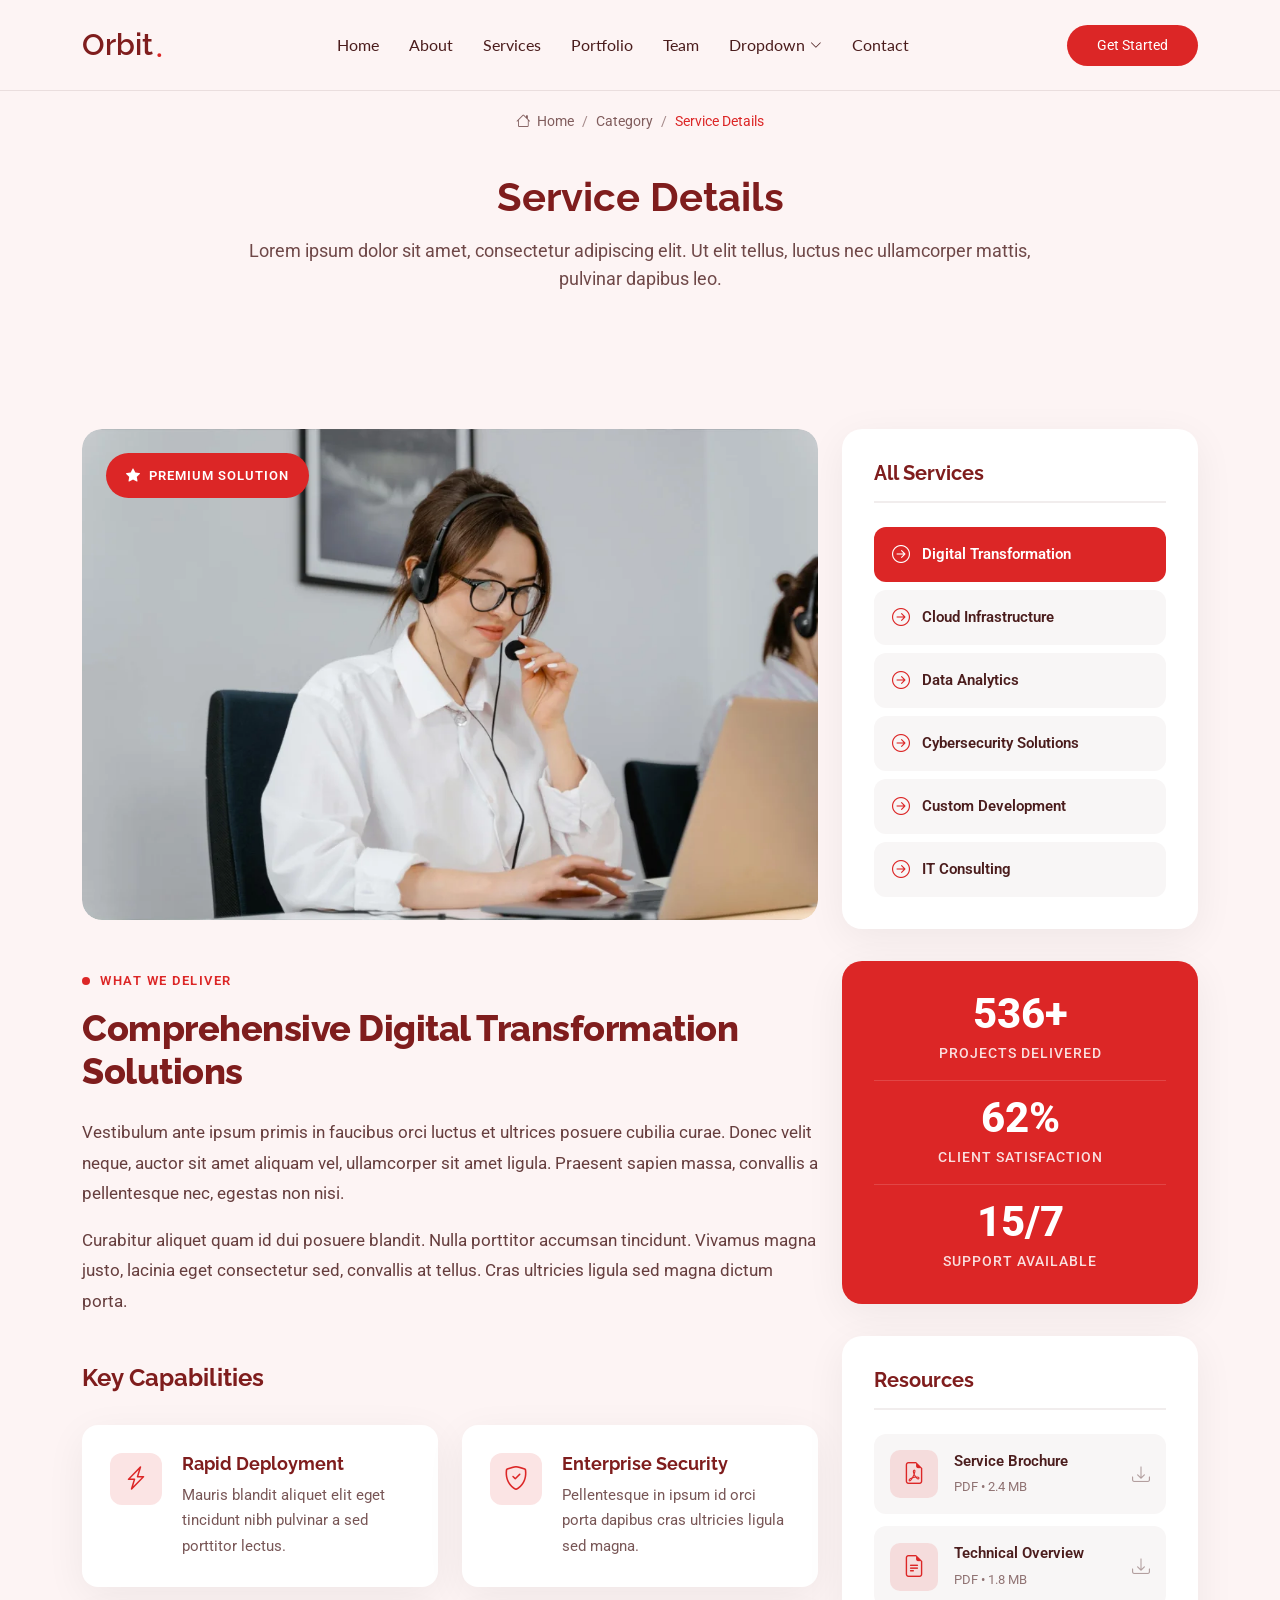
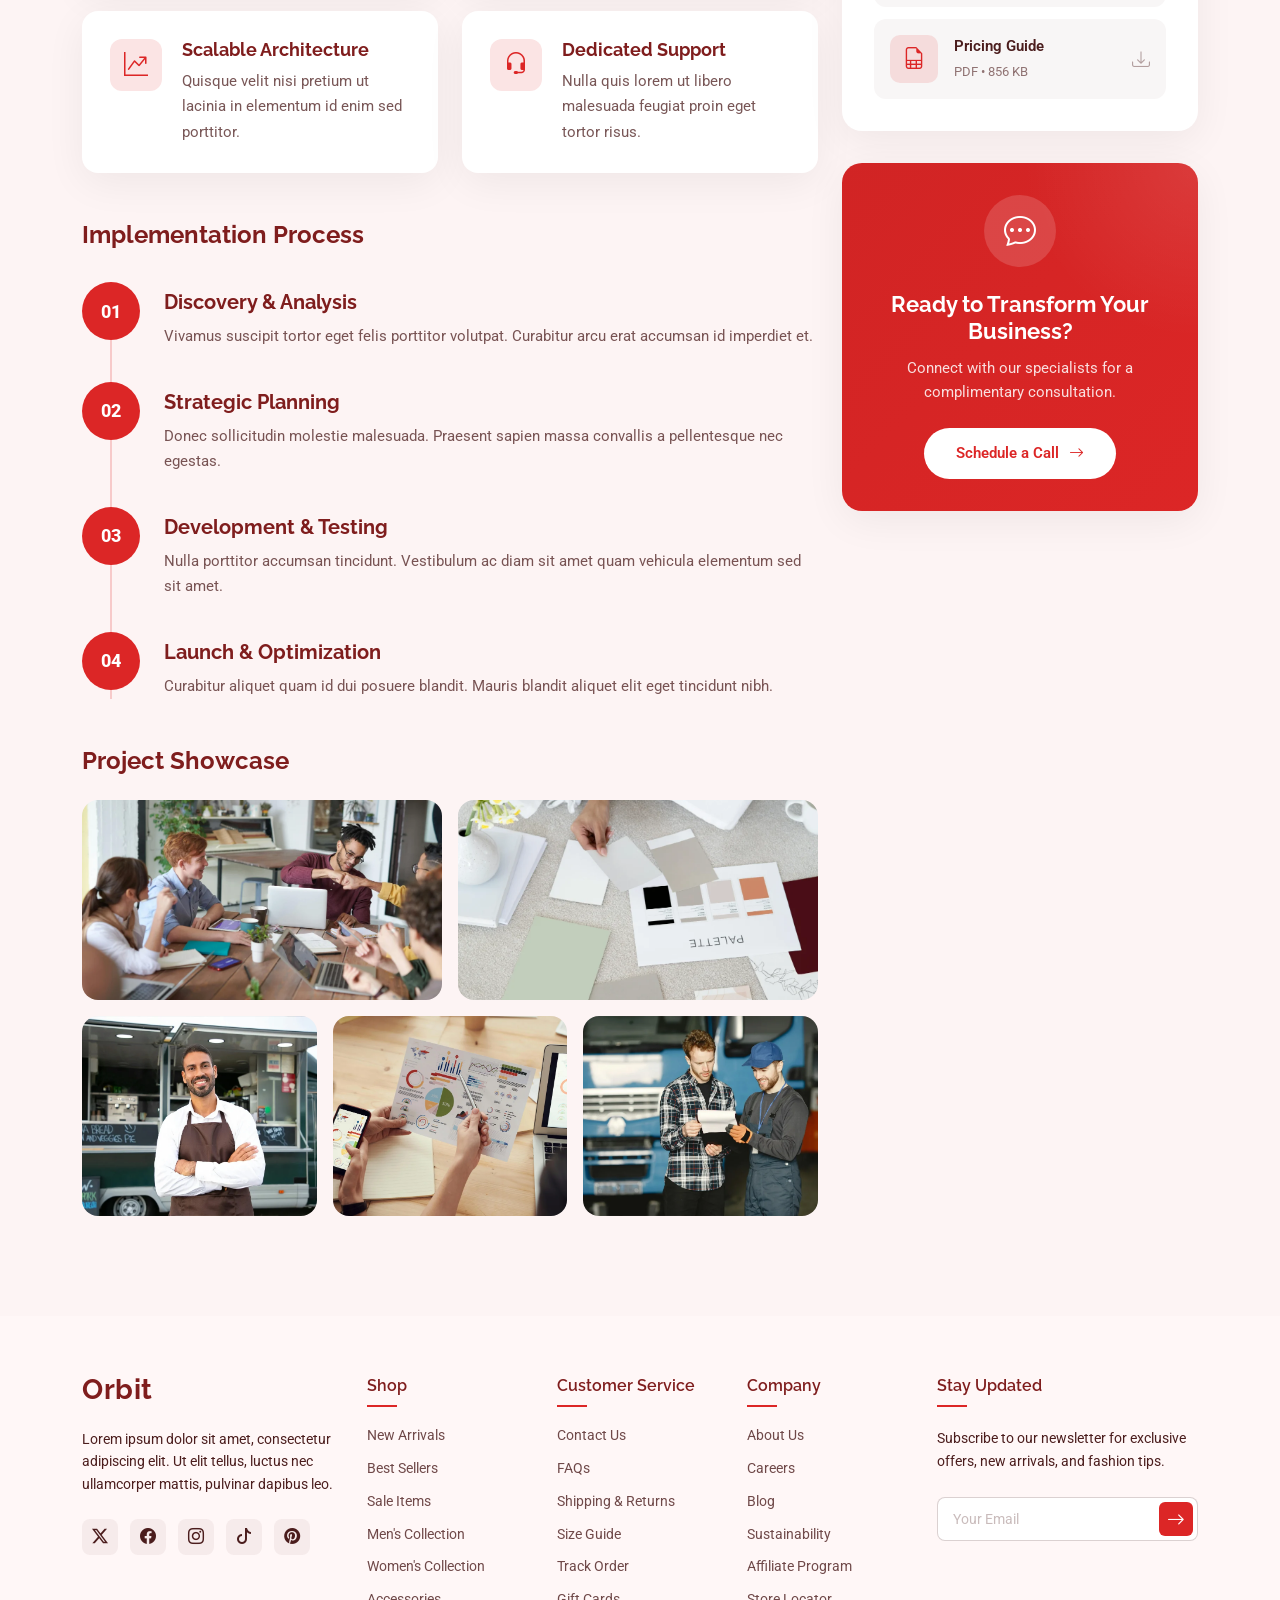
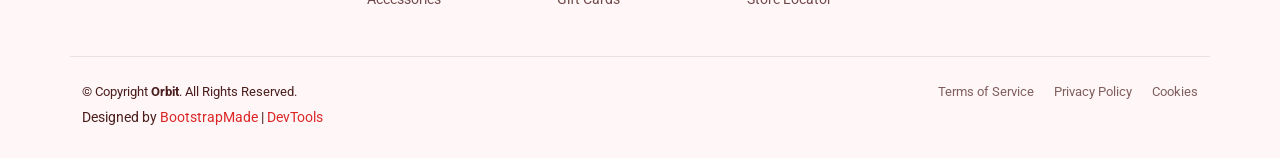
<file: public/service-details.html>
<!DOCTYPE html>
<html lang="en">

<head>
  <meta charset="utf-8">
  <meta content="width=device-width, initial-scale=1.0" name="viewport">
  <title>Service Details - Orbit Bootstrap Template</title>
  <meta name="description" content="">
  <meta name="keywords" content="">

  <!-- Favicons -->
  <link href="assets/img/favicon.png" rel="icon">
  <link href="assets/img/apple-touch-icon.png" rel="apple-touch-icon">

  <!-- Fonts -->
  <link href="https://fonts.googleapis.com" rel="preconnect">
  <link href="https://fonts.gstatic.com" rel="preconnect" crossorigin>
  <link href="https://fonts.googleapis.com/css2?family=Roboto:ital,wght@0,100;0,300;0,400;0,500;0,700;0,900;1,100;1,300;1,400;1,500;1,700;1,900&family=Lato:ital,wght@0,100;0,300;0,400;0,700;0,900;1,100;1,300;1,400;1,700;1,900&family=Raleway:ital,wght@0,100;0,200;0,300;0,400;0,500;0,600;0,700;0,800;0,900;1,100;1,200;1,300;1,400;1,500;1,600;1,700;1,800;1,900&display=swap" rel="stylesheet">

  <!-- Vendor CSS Files -->
  <link href="assets/vendor/bootstrap/css/bootstrap.min.css" rel="stylesheet">
  <link href="assets/vendor/bootstrap-icons/bootstrap-icons.css" rel="stylesheet">
  <link href="assets/vendor/aos/aos.css" rel="stylesheet">
  <link href="assets/vendor/glightbox/css/glightbox.min.css" rel="stylesheet">
  <link href="assets/vendor/swiper/swiper-bundle.min.css" rel="stylesheet">

  <!-- Main CSS File -->
  <link href="assets/css/main.css" rel="stylesheet">

  <!-- =======================================================
  * Template Name: Orbit
  * Template URL: https://bootstrapmade.com/orbit-bootstrap-template/
  * Updated: Jan 13 2026 with Bootstrap v5.3.8
  * Author: BootstrapMade.com
  * License: https://bootstrapmade.com/license/
  ======================================================== -->
</head>

<body class="service-details-page">

  <header id="header" class="header d-flex align-items-center sticky-top">
    <div class="container position-relative d-flex align-items-center justify-content-between">

      <a href="index.html" class="logo d-flex align-items-center me-auto me-xl-0">
        <!-- Uncomment the line below if you also wish to use an image logo -->
        <!-- <img src="assets/img/logo.webp" alt=""> -->
        <h1 class="sitename">Orbit</h1><span>.</span>
      </a>

      <nav id="navmenu" class="navmenu">
        <ul>
          <li><a href="#hero">Home</a></li>
          <li><a href="#about">About</a></li>
          <li><a href="#services">Services</a></li>
          <li><a href="#portfolio">Portfolio</a></li>
          <li><a href="#team">Team</a></li>
          <li class="dropdown"><a href="#"><span>Dropdown</span> <i class="bi bi-chevron-down toggle-dropdown"></i></a>
            <ul>
              <li><a href="#">Dropdown 1</a></li>
              <li class="dropdown"><a href="#"><span>Deep Dropdown</span> <i class="bi bi-chevron-down toggle-dropdown"></i></a>
                <ul>
                  <li><a href="#">Deep Dropdown 1</a></li>
                  <li><a href="#">Deep Dropdown 2</a></li>
                  <li><a href="#">Deep Dropdown 3</a></li>
                  <li><a href="#">Deep Dropdown 4</a></li>
                  <li><a href="#">Deep Dropdown 5</a></li>
                </ul>
              </li>
              <li><a href="#">Dropdown 2</a></li>
              <li><a href="#">Dropdown 3</a></li>
              <li><a href="#">Dropdown 4</a></li>
            </ul>
          </li>
          <li><a href="#contact">Contact</a></li>
        </ul>
        <i class="mobile-nav-toggle d-xl-none bi bi-list"></i>
      </nav>

      <a class="btn-getstarted" href="index.html#about">Get Started</a>

    </div>
  </header>

  <main class="main">

    <!-- Page Title -->
    <div class="page-title">
      <div class="breadcrumbs">
        <nav aria-label="breadcrumb">
          <ol class="breadcrumb">
            <li class="breadcrumb-item"><a href="#"><i class="bi bi-house"></i> Home</a></li>
            <li class="breadcrumb-item"><a href="#">Category</a></li>
            <li class="breadcrumb-item active current">Service Details</li>
          </ol>
        </nav>
      </div>

      <div class="title-wrapper">
        <h1>Service Details</h1>
        <p>Lorem ipsum dolor sit amet, consectetur adipiscing elit. Ut elit tellus, luctus nec ullamcorper mattis, pulvinar dapibus leo.</p>
      </div>
    </div><!-- End Page Title -->

    <!-- Service Details Section -->
    <section id="service-details" class="service-details section">

      <div class="container" data-aos="fade-up" data-aos-delay="100">

        <div class="row gy-5">

          <!-- Main Content Column -->
          <div class="col-lg-8">

            <!-- Service Hero Image -->
            <div class="service-hero" data-aos="fade-up" data-aos-delay="100">
              <img src="assets/img/services/services-7.webp" alt="Service detail" class="img-fluid">
              <div class="service-badge">
                <i class="bi bi-star-fill"></i>
                <span>Premium Solution</span>
              </div>
            </div>

            <!-- Service Overview -->
            <div class="service-overview" data-aos="fade-up" data-aos-delay="200">
              <div class="overview-label">
                <span class="dot"></span>
                <span>What We Deliver</span>
              </div>
              <h2>Comprehensive Digital Transformation Solutions</h2>
              <p>Vestibulum ante ipsum primis in faucibus orci luctus et ultrices posuere cubilia curae. Donec velit neque, auctor sit amet aliquam vel, ullamcorper sit amet ligula. Praesent sapien massa, convallis a pellentesque nec, egestas non nisi.</p>
              <p>Curabitur aliquet quam id dui posuere blandit. Nulla porttitor accumsan tincidunt. Vivamus magna justo, lacinia eget consectetur sed, convallis at tellus. Cras ultricies ligula sed magna dictum porta.</p>
            </div>

            <!-- Key Features -->
            <div class="key-features" data-aos="fade-up" data-aos-delay="300">
              <h3>Key Capabilities</h3>
              <div class="row g-4">
                <div class="col-md-6">
                  <div class="feature-card">
                    <div class="feature-icon">
                      <i class="bi bi-lightning-charge"></i>
                    </div>
                    <div class="feature-content">
                      <h4>Rapid Deployment</h4>
                      <p>Mauris blandit aliquet elit eget tincidunt nibh pulvinar a sed porttitor lectus.</p>
                    </div>
                  </div>
                </div>
                <div class="col-md-6">
                  <div class="feature-card">
                    <div class="feature-icon">
                      <i class="bi bi-shield-check"></i>
                    </div>
                    <div class="feature-content">
                      <h4>Enterprise Security</h4>
                      <p>Pellentesque in ipsum id orci porta dapibus cras ultricies ligula sed magna.</p>
                    </div>
                  </div>
                </div>
                <div class="col-md-6">
                  <div class="feature-card">
                    <div class="feature-icon">
                      <i class="bi bi-graph-up-arrow"></i>
                    </div>
                    <div class="feature-content">
                      <h4>Scalable Architecture</h4>
                      <p>Quisque velit nisi pretium ut lacinia in elementum id enim sed porttitor.</p>
                    </div>
                  </div>
                </div>
                <div class="col-md-6">
                  <div class="feature-card">
                    <div class="feature-icon">
                      <i class="bi bi-headset"></i>
                    </div>
                    <div class="feature-content">
                      <h4>Dedicated Support</h4>
                      <p>Nulla quis lorem ut libero malesuada feugiat proin eget tortor risus.</p>
                    </div>
                  </div>
                </div>
              </div>
            </div>

            <!-- Process Section -->
            <div class="service-process" data-aos="fade-up" data-aos-delay="400">
              <h3>Implementation Process</h3>
              <div class="process-timeline">
                <div class="process-item">
                  <div class="process-number">01</div>
                  <div class="process-content">
                    <h4>Discovery &amp; Analysis</h4>
                    <p>Vivamus suscipit tortor eget felis porttitor volutpat. Curabitur arcu erat accumsan id imperdiet et.</p>
                  </div>
                </div>
                <div class="process-item">
                  <div class="process-number">02</div>
                  <div class="process-content">
                    <h4>Strategic Planning</h4>
                    <p>Donec sollicitudin molestie malesuada. Praesent sapien massa convallis a pellentesque nec egestas.</p>
                  </div>
                </div>
                <div class="process-item">
                  <div class="process-number">03</div>
                  <div class="process-content">
                    <h4>Development &amp; Testing</h4>
                    <p>Nulla porttitor accumsan tincidunt. Vestibulum ac diam sit amet quam vehicula elementum sed sit amet.</p>
                  </div>
                </div>
                <div class="process-item">
                  <div class="process-number">04</div>
                  <div class="process-content">
                    <h4>Launch &amp; Optimization</h4>
                    <p>Curabitur aliquet quam id dui posuere blandit. Mauris blandit aliquet elit eget tincidunt nibh.</p>
                  </div>
                </div>
              </div>
            </div>

            <!-- Gallery Section -->
            <div class="service-gallery" data-aos="fade-up" data-aos-delay="500">
              <h3>Project Showcase</h3>
              <div class="row g-3">
                <div class="col-md-6">
                  <a href="assets/img/services/services-3.webp" class="glightbox" data-gallery="service-gallery">
                    <img src="assets/img/services/services-3.webp" alt="Project showcase" class="img-fluid" loading="lazy">
                  </a>
                </div>
                <div class="col-md-6">
                  <a href="assets/img/services/services-5.webp" class="glightbox" data-gallery="service-gallery">
                    <img src="assets/img/services/services-5.webp" alt="Project showcase" class="img-fluid" loading="lazy">
                  </a>
                </div>
                <div class="col-md-4">
                  <a href="assets/img/services/services-8.webp" class="glightbox" data-gallery="service-gallery">
                    <img src="assets/img/services/services-8.webp" alt="Project showcase" class="img-fluid" loading="lazy">
                  </a>
                </div>
                <div class="col-md-4">
                  <a href="assets/img/services/services-10.webp" class="glightbox" data-gallery="service-gallery">
                    <img src="assets/img/services/services-10.webp" alt="Project showcase" class="img-fluid" loading="lazy">
                  </a>
                </div>
                <div class="col-md-4">
                  <a href="assets/img/services/services-12.webp" class="glightbox" data-gallery="service-gallery">
                    <img src="assets/img/services/services-12.webp" alt="Project showcase" class="img-fluid" loading="lazy">
                  </a>
                </div>
              </div>
            </div>

          </div><!-- End Main Content Column -->

          <!-- Sidebar Column -->
          <div class="col-lg-4">

            <!-- Service List -->
            <div class="sidebar-widget service-list" data-aos="fade-up" data-aos-delay="200">
              <h3>All Services</h3>
              <ul>
                <li class="active">
                  <a href="#">
                    <i class="bi bi-arrow-right-circle"></i>
                    <span>Digital Transformation</span>
                  </a>
                </li>
                <li>
                  <a href="#">
                    <i class="bi bi-arrow-right-circle"></i>
                    <span>Cloud Infrastructure</span>
                  </a>
                </li>
                <li>
                  <a href="#">
                    <i class="bi bi-arrow-right-circle"></i>
                    <span>Data Analytics</span>
                  </a>
                </li>
                <li>
                  <a href="#">
                    <i class="bi bi-arrow-right-circle"></i>
                    <span>Cybersecurity Solutions</span>
                  </a>
                </li>
                <li>
                  <a href="#">
                    <i class="bi bi-arrow-right-circle"></i>
                    <span>Custom Development</span>
                  </a>
                </li>
                <li>
                  <a href="#">
                    <i class="bi bi-arrow-right-circle"></i>
                    <span>IT Consulting</span>
                  </a>
                </li>
              </ul>
            </div><!-- End Service List -->

            <!-- Stats Widget -->
            <div class="sidebar-widget stats-widget" data-aos="fade-up" data-aos-delay="300">
              <div class="stat-item">
                <div class="stat-number">
                  <span data-purecounter-start="0" data-purecounter-end="850" data-purecounter-duration="1" class="purecounter"></span>+
                </div>
                <p>Projects Delivered</p>
              </div>
              <div class="stat-item">
                <div class="stat-number">
                  <span data-purecounter-start="0" data-purecounter-end="99" data-purecounter-duration="1" class="purecounter"></span>%
                </div>
                <p>Client Satisfaction</p>
              </div>
              <div class="stat-item">
                <div class="stat-number">
                  <span data-purecounter-start="0" data-purecounter-end="24" data-purecounter-duration="1" class="purecounter"></span>/7
                </div>
                <p>Support Available</p>
              </div>
            </div><!-- End Stats Widget -->

            <!-- Download Brochure -->
            <div class="sidebar-widget download-widget" data-aos="fade-up" data-aos-delay="400">
              <h3>Resources</h3>
              <a href="#" class="download-item">
                <div class="download-icon">
                  <i class="bi bi-file-earmark-pdf"></i>
                </div>
                <div class="download-info">
                  <span class="file-name">Service Brochure</span>
                  <span class="file-size">PDF • 2.4 MB</span>
                </div>
                <i class="bi bi-download"></i>
              </a>
              <a href="#" class="download-item">
                <div class="download-icon">
                  <i class="bi bi-file-earmark-text"></i>
                </div>
                <div class="download-info">
                  <span class="file-name">Technical Overview</span>
                  <span class="file-size">PDF • 1.8 MB</span>
                </div>
                <i class="bi bi-download"></i>
              </a>
              <a href="#" class="download-item">
                <div class="download-icon">
                  <i class="bi bi-file-earmark-spreadsheet"></i>
                </div>
                <div class="download-info">
                  <span class="file-name">Pricing Guide</span>
                  <span class="file-size">PDF • 856 KB</span>
                </div>
                <i class="bi bi-download"></i>
              </a>
            </div><!-- End Download Widget -->

            <!-- CTA Widget -->
            <div class="sidebar-widget cta-widget" data-aos="fade-up" data-aos-delay="500">
              <div class="cta-content">
                <div class="cta-icon">
                  <i class="bi bi-chat-dots"></i>
                </div>
                <h3>Ready to Transform Your Business?</h3>
                <p>Connect with our specialists for a complimentary consultation.</p>
                <a href="#" class="cta-btn">Schedule a Call <i class="bi bi-arrow-right"></i></a>
              </div>
            </div><!-- End CTA Widget -->

          </div><!-- End Sidebar Column -->

        </div>

      </div>

    </section><!-- /Service Details Section -->

  </main>

  <footer id="footer" class="footer light-background">

    <div class="container footer-top">
      <div class="row gy-4">
        <div class="col-lg-3 col-md-6 footer-info">
          <a href="index.html" class="logo d-flex align-items-center mb-4">
            <span class="sitename">Orbit</span>
          </a>
          <p>Lorem ipsum dolor sit amet, consectetur adipiscing elit. Ut elit tellus, luctus nec ullamcorper mattis, pulvinar dapibus leo.</p>

          <div class="social-links d-flex mt-4">
            <a href="#" aria-label="Twitter"><i class="bi bi-twitter-x"></i></a>
            <a href="#" aria-label="Facebook"><i class="bi bi-facebook"></i></a>
            <a href="#" aria-label="Instagram"><i class="bi bi-instagram"></i></a>
            <a href="#" aria-label="TikTok"><i class="bi bi-tiktok"></i></a>
            <a href="#" aria-label="Pinterest"><i class="bi bi-pinterest"></i></a>
          </div>
        </div>

        <div class="col-lg-2 col-md-6 footer-links">
          <h4>Shop</h4>
          <ul>
            <li><a href="category.html">New Arrivals</a></li>
            <li><a href="category.html">Best Sellers</a></li>
            <li><a href="category.html">Sale Items</a></li>
            <li><a href="category.html">Men's Collection</a></li>
            <li><a href="category.html">Women's Collection</a></li>
            <li><a href="category.html">Accessories</a></li>
          </ul>
        </div>

        <div class="col-lg-2 col-md-6 footer-links">
          <h4>Customer Service</h4>
          <ul>
            <li><a href="contact.html">Contact Us</a></li>
            <li><a href="faq.html">FAQs</a></li>
            <li><a href="shiping-info.html">Shipping &amp; Returns</a></li>
            <li><a href="#">Size Guide</a></li>
            <li><a href="account.html">Track Order</a></li>
            <li><a href="#">Gift Cards</a></li>
          </ul>
        </div>

        <div class="col-lg-2 col-md-6 footer-links">
          <h4>Company</h4>
          <ul>
            <li><a href="about.html">About Us</a></li>
            <li><a href="about.html">Careers</a></li>
            <li><a href="blog.html">Blog</a></li>
            <li><a href="about.html">Sustainability</a></li>
            <li><a href="about.html">Affiliate Program</a></li>
            <li><a href="about.html">Store Locator</a></li>
          </ul>
        </div>

        <div class="col-lg-3 col-md-6">
          <div class="footer-newsletter">
            <h4>Stay Updated</h4>
            <p>Subscribe to our newsletter for exclusive offers, new arrivals, and fashion tips.</p>
            <form action="forms/newsletter.php" method="post" class="php-email-form">
              <div class="position-relative">
                <input type="email" name="email" placeholder="Your Email" required="">
                <button type="submit" class="btn-subscribe"><i class="bi bi-arrow-right"></i></button>
              </div>
              <div class="loading">Loading</div>
              <div class="error-message"></div>
              <div class="sent-message">Your subscription request has been sent. Thank you!</div>
            </form>
          </div>
        </div>
      </div>
    </div>

    <div class="container footer-bottom">
      <div class="row gy-3">
        <div class="col-md-6 order-2 order-md-1">
          <div class="copyright">
            <p>© <span>Copyright</span> <strong class="sitename">Orbit</strong>. All Rights Reserved.</p>
          </div>
          <div class="credits">
            <!-- All the links in the footer should remain intact. -->
            <!-- You can delete the links only if you've purchased the pro version. -->
            <!-- Licensing information: https://bootstrapmade.com/license/ -->
            <!-- Purchase the pro version with working PHP/AJAX contact form: [buy-url] -->
            Designed by <a href="https://bootstrapmade.com/">BootstrapMade</a> | <a href="https://bootstrapmade.com/tools/">DevTools</a>
          </div>
        </div>
        <div class="col-md-6 order-1 order-md-2">
          <div class="legal-links">
            <a href="tos.html">Terms of Service</a>
            <a href="privacy.html">Privacy Policy</a>
            <a href="privacy.html">Cookies</a>
          </div>
        </div>
      </div>
    </div>

  </footer>

  <!-- Scroll Top -->
  <a href="#" id="scroll-top" class="scroll-top d-flex align-items-center justify-content-center"><i class="bi bi-arrow-up-short"></i></a>

  <!-- Preloader -->
  <div id="preloader"></div>

  <!-- Vendor JS Files -->
  <script src="assets/vendor/bootstrap/js/bootstrap.bundle.min.js"></script>
  <script src="assets/vendor/php-email-form/validate.js"></script>
  <script src="assets/vendor/aos/aos.js"></script>
  <script src="assets/vendor/glightbox/js/glightbox.min.js"></script>
  <script src="assets/vendor/imagesloaded/imagesloaded.pkgd.min.js"></script>
  <script src="assets/vendor/isotope-layout/isotope.pkgd.min.js"></script>
  <script src="assets/vendor/purecounter/purecounter_vanilla.js"></script>
  <script src="assets/vendor/swiper/swiper-bundle.min.js"></script>

  <!-- Main JS File -->
  <script src="assets/js/main.js"></script>

</body>

</html>
</file>
<file: public/assets/css/main.css>
/**
* Template Name: Orbit
* Template URL: https://bootstrapmade.com/orbit-bootstrap-template/
* Updated: Jan 13 2026 with Bootstrap v5.3.8
* Author: BootstrapMade.com
* License: https://bootstrapmade.com/license/
*/

/*--------------------------------------------------------------
# Font & Color Variables
# Help: https://bootstrapmade.com/color-system/
--------------------------------------------------------------*/
/* Fonts */
:root {
  --default-font: "Roboto",  system-ui, -apple-system, "Segoe UI", Roboto, "Helvetica Neue", Arial, "Noto Sans", "Liberation Sans", sans-serif, "Apple Color Emoji", "Segoe UI Emoji", "Segoe UI Symbol", "Noto Color Emoji";
  --heading-font: "Raleway",  sans-serif;
  --nav-font: "Lato",  sans-serif;
}

/* Global Colors - The following color variables are used throughout the website. Updating them here will change the color scheme of the entire website */
:root { 
  --background-color: #fdf4f4; /* Background color for the entire website, including individual sections */
  --default-color: #4b1d1d; /* Default color used for the majority of the text content across the entire website */
  --heading-color: #7f1d1d; /* Color for headings, subheadings and title throughout the website */
  --accent-color: #dc2626; /* Accent color that represents your brand on the website. It's used for buttons, links, and other elements that need to stand out */
  --surface-color: #ffffff; /* The surface color is used as a background of boxed elements within sections, such as cards, icon boxes, or other elements that require a visual separation from the global background. */
  --contrast-color: #ffffff; /* Contrast color for text, ensuring readability against backgrounds of accent, heading, or default colors. */
}

/* Nav Menu Colors - The following color variables are used specifically for the navigation menu. They are separate from the global colors to allow for more customization options */
:root {
  --nav-color: #4b1d1d; /* The default color of the main navmenu links */
  --nav-hover-color: #dc2626; /* Applied to main navmenu links when they are hovered over or active */
  --nav-mobile-background-color: #ffffff; /* Used as the background color for mobile navigation menu */
  --nav-dropdown-background-color: #ffffff; /* Used as the background color for dropdown items that appear when hovering over primary navigation items */
  --nav-dropdown-color: #4b1d1d; /* Used for navigation links of the dropdown items in the navigation menu. */
  --nav-dropdown-hover-color: #dc2626; /* Similar to --nav-hover-color, this color is applied to dropdown navigation links when they are hovered over. */
}

/* Color Presets - The following classes override global colors when applied to any section or element, providing reuse of the same color scheme. */

.light-background {
  --background-color: #fff7f7;
  --surface-color: #ffffff;
}

.dark-background {
  --background-color: #0d131f;
  --default-color: #ffffff;
  --heading-color: #ffffff;
  --surface-color: #1e293b;
  --contrast-color: #ffffff;
}

/* Smooth scroll */
:root {
  scroll-behavior: smooth;
}

/*--------------------------------------------------------------
# General Styling & Shared Classes
--------------------------------------------------------------*/
body {
  color: var(--default-color);
  background-color: var(--background-color);
  font-family: var(--default-font);
}

a {
  color: var(--accent-color);
  text-decoration: none;
  transition: 0.3s;
}

a:hover {
  color: color-mix(in srgb, var(--accent-color), transparent 25%);
  text-decoration: none;
}

h1,
h2,
h3,
h4,
h5,
h6 {
  color: var(--heading-color);
  font-family: var(--heading-font);
}

/* PHP Email Form Messages
------------------------------*/
.php-email-form .error-message {
  display: none;
  background: #df1529;
  color: #ffffff;
  text-align: left;
  padding: 15px;
  margin-bottom: 24px;
  font-weight: 600;
}

.php-email-form .sent-message {
  display: none;
  color: #ffffff;
  background: #059652;
  text-align: center;
  padding: 15px;
  margin-bottom: 24px;
  font-weight: 600;
}

.php-email-form .loading {
  display: none;
  background: var(--surface-color);
  text-align: center;
  padding: 15px;
  margin-bottom: 24px;
}

.php-email-form .loading:before {
  content: "";
  display: inline-block;
  border-radius: 50%;
  width: 24px;
  height: 24px;
  margin: 0 10px -6px 0;
  border: 3px solid var(--accent-color);
  border-top-color: var(--surface-color);
  animation: php-email-form-loading 1s linear infinite;
}

@keyframes php-email-form-loading {
  0% {
    transform: rotate(0deg);
  }

  100% {
    transform: rotate(360deg);
  }
}

/*--------------------------------------------------------------
# Global Header
--------------------------------------------------------------*/
.header {
  --surface-color: #1b2430;
  color: var(--default-color);
  background-color: var(--background-color);
  padding: 15px 0;
  transition: all 0.5s;
  z-index: 997;
  border-bottom: 1px solid color-mix(in srgb, var(--default-color), transparent 90%);
}

.header .logo {
  line-height: 1;
}

.header .logo img {
  max-height: 50px;
  margin-right: 8px;
}

.header .logo h1 {
  font-size: 30px;
  margin: 0;
  font-weight: 600;
  color: var(--heading-color);
}

.header .logo span {
  font-size: 34px;
  padding-left: 2px;
  color: var(--accent-color);
}

.header .btn-getstarted,
.header .btn-getstarted:focus {
  color: var(--contrast-color);
  background: var(--accent-color);
  font-size: 14px;
  padding: 10px 30px;
  margin: 0;
  border-radius: 50px;
  transition: 0.3s;
}

.header .btn-getstarted:hover,
.header .btn-getstarted:focus:hover {
  color: var(--contrast-color);
  background: color-mix(in srgb, var(--accent-color), transparent 15%);
}

@media (max-width: 1200px) {
  .header .logo {
    order: 1;
  }

  .header .btn-getstarted {
    order: 2;
    margin: 0 15px 0 0;
    padding: 6px 20px;
  }

  .header .navmenu {
    order: 3;
  }
}

/*--------------------------------------------------------------
# Navigation Menu
--------------------------------------------------------------*/
/* Navmenu - Desktop */
@media (min-width: 1200px) {
  .navmenu {
    padding: 0;
  }

  .navmenu ul {
    margin: 0;
    padding: 0;
    display: flex;
    list-style: none;
    align-items: center;
  }

  .navmenu li {
    position: relative;
  }

  .navmenu a,
  .navmenu a:focus {
    color: var(--nav-color);
    padding: 18px 15px;
    font-size: 16px;
    font-family: var(--nav-font);
    font-weight: 400;
    display: flex;
    align-items: center;
    justify-content: space-between;
    white-space: nowrap;
    transition: 0.3s;
  }

  .navmenu a i,
  .navmenu a:focus i {
    font-size: 12px;
    line-height: 0;
    margin-left: 5px;
    transition: 0.3s;
  }

  .navmenu li:last-child a {
    padding-right: 0;
  }

  .navmenu li:hover>a,
  .navmenu .active,
  .navmenu .active:focus {
    color: var(--nav-hover-color);
  }

  .navmenu .dropdown ul {
    margin: 0;
    padding: 10px 0;
    background: var(--nav-dropdown-background-color);
    display: block;
    position: absolute;
    visibility: hidden;
    left: 14px;
    top: 130%;
    opacity: 0;
    transition: 0.3s;
    border-radius: 4px;
    z-index: 99;
    box-shadow: 0px 0px 30px rgba(0, 0, 0, 0.1);
  }

  .navmenu .dropdown ul li {
    min-width: 200px;
  }

  .navmenu .dropdown ul a {
    padding: 10px 20px;
    font-size: 15px;
    text-transform: none;
    color: var(--nav-dropdown-color);
  }

  .navmenu .dropdown ul a i {
    font-size: 12px;
  }

  .navmenu .dropdown ul a:hover,
  .navmenu .dropdown ul .active:hover,
  .navmenu .dropdown ul li:hover>a {
    color: var(--nav-dropdown-hover-color);
  }

  .navmenu .dropdown:hover>ul {
    opacity: 1;
    top: 100%;
    visibility: visible;
  }

  .navmenu .dropdown .dropdown ul {
    top: 0;
    left: -90%;
    visibility: hidden;
  }

  .navmenu .dropdown .dropdown:hover>ul {
    opacity: 1;
    top: 0;
    left: -100%;
    visibility: visible;
  }
}

/* Navmenu - Mobile */
@media (max-width: 1199px) {
  .mobile-nav-toggle {
    color: var(--nav-color);
    font-size: 28px;
    line-height: 0;
    margin-right: 10px;
    cursor: pointer;
    transition: color 0.3s;
  }

  .navmenu {
    padding: 0;
    z-index: 9997;
  }

  .navmenu ul {
    display: none;
    list-style: none;
    position: absolute;
    inset: 60px 20px 20px 20px;
    padding: 10px 0;
    margin: 0;
    border-radius: 6px;
    background-color: var(--nav-mobile-background-color);
    overflow-y: auto;
    transition: 0.3s;
    z-index: 9998;
    box-shadow: 0px 0px 30px rgba(0, 0, 0, 0.1);
  }

  .navmenu a,
  .navmenu a:focus {
    color: var(--nav-dropdown-color);
    padding: 10px 20px;
    font-family: var(--nav-font);
    font-size: 17px;
    font-weight: 500;
    display: flex;
    align-items: center;
    justify-content: space-between;
    white-space: nowrap;
    transition: 0.3s;
  }

  .navmenu a i,
  .navmenu a:focus i {
    font-size: 12px;
    line-height: 0;
    margin-left: 5px;
    width: 30px;
    height: 30px;
    display: flex;
    align-items: center;
    justify-content: center;
    border-radius: 50%;
    transition: 0.3s;
    background-color: color-mix(in srgb, var(--accent-color), transparent 90%);
  }

  .navmenu a i:hover,
  .navmenu a:focus i:hover {
    background-color: var(--accent-color);
    color: var(--contrast-color);
  }

  .navmenu a:hover,
  .navmenu .active,
  .navmenu .active:focus {
    color: var(--nav-dropdown-hover-color);
  }

  .navmenu .active i,
  .navmenu .active:focus i {
    background-color: var(--accent-color);
    color: var(--contrast-color);
    transform: rotate(180deg);
  }

  .navmenu .dropdown ul {
    position: static;
    display: none;
    z-index: 99;
    padding: 10px 0;
    margin: 10px 20px;
    background-color: var(--nav-dropdown-background-color);
    border: 1px solid color-mix(in srgb, var(--default-color), transparent 90%);
    box-shadow: none;
    transition: all 0.5s ease-in-out;
  }

  .navmenu .dropdown ul ul {
    background-color: rgba(33, 37, 41, 0.1);
  }

  .navmenu .dropdown>.dropdown-active {
    display: block;
    background-color: rgba(33, 37, 41, 0.03);
  }

  .mobile-nav-active {
    overflow: hidden;
  }

  .mobile-nav-active .mobile-nav-toggle {
    color: #fff;
    position: absolute;
    font-size: 32px;
    top: 15px;
    right: 15px;
    margin-right: 0;
    z-index: 9999;
  }

  .mobile-nav-active .navmenu {
    position: fixed;
    overflow: hidden;
    inset: 0;
    background: rgba(33, 37, 41, 0.8);
    transition: 0.3s;
  }

  .mobile-nav-active .navmenu>ul {
    display: block;
  }
}

/*--------------------------------------------------------------
# Global Footer
--------------------------------------------------------------*/
.footer {
  color: var(--default-color);
  background-color: var(--background-color);
  font-size: 14px;
  padding: 60px 0 30px;
  position: relative;
}

.footer .footer-top {
  padding-bottom: 40px;
  border-bottom: 1px solid color-mix(in srgb, var(--default-color), transparent 90%);
}

.footer .footer-info .logo {
  line-height: 1;
}

.footer .footer-info .logo span {
  color: var(--heading-color);
  font-size: 28px;
  font-weight: 700;
  letter-spacing: 0.5px;
  font-family: var(--heading-font);
}

.footer .footer-info p {
  margin-bottom: 0;
  font-size: 14px;
  line-height: 1.6;
}

.footer .social-links {
  display: flex;
  gap: 12px;
}

.footer .social-links a {
  display: flex;
  align-items: center;
  justify-content: center;
  width: 36px;
  height: 36px;
  border-radius: 8px;
  background-color: color-mix(in srgb, var(--default-color), transparent 95%);
  font-size: 16px;
  color: var(--default-color);
  transition: all 0.3s ease;
}

.footer .social-links a:hover {
  color: var(--contrast-color);
  background-color: var(--accent-color);
  transform: translateY(-3px);
}

.footer h4 {
  font-size: 16px;
  font-weight: 600;
  position: relative;
  padding-bottom: 12px;
  margin-bottom: 20px;
}

.footer h4:after {
  content: "";
  position: absolute;
  display: block;
  width: 30px;
  height: 2px;
  background-color: var(--accent-color);
  bottom: 0;
  left: 0;
}

.footer h5 {
  font-size: 14px;
  font-weight: 600;
  margin-bottom: 15px;
}

.footer .footer-links ul {
  list-style: none;
  padding: 0;
  margin: 0;
}

.footer .footer-links ul li {
  padding: 8px 0;
  display: flex;
  align-items: center;
}

.footer .footer-links ul li:first-child {
  padding-top: 0;
}

.footer .footer-links ul a {
  color: color-mix(in srgb, var(--default-color), transparent 20%);
  display: inline-block;
  line-height: 1.2;
  transition: all 0.3s ease;
  position: relative;
}

.footer .footer-links ul a:hover {
  color: var(--accent-color);
  transform: translateX(5px);
}

.footer .footer-newsletter p {
  margin-bottom: 20px;
  line-height: 1.6;
}

.footer .footer-newsletter form {
  margin-top: 25px;
}

.footer .footer-newsletter form .position-relative {
  display: flex;
  margin-bottom: 15px;
}

.footer .footer-newsletter form input[type=email] {
  height: 44px;
  border-radius: 8px;
  padding: 10px 15px;
  width: 100%;
  color: var(--default-color);
  background-color: var(--surface-color);
  border: 1px solid color-mix(in srgb, var(--default-color), transparent 80%);
  font-size: 14px;
}

.footer .footer-newsletter form input[type=email]:focus {
  outline: none;
  border-color: var(--accent-color);
}

.footer .footer-newsletter form input[type=email]::placeholder {
  color: color-mix(in srgb, var(--default-color), transparent 70%);
}

.footer .footer-newsletter form .btn-subscribe {
  position: absolute;
  right: 5px;
  top: 5px;
  bottom: 5px;
  border: 0;
  background-color: var(--accent-color);
  color: var(--contrast-color);
  transition: 0.3s;
  border-radius: 6px;
  display: flex;
  align-items: center;
  justify-content: center;
  width: 34px;
}

.footer .footer-newsletter form .btn-subscribe:hover {
  background-color: color-mix(in srgb, var(--accent-color), transparent 20%);
}

.footer .footer-newsletter form .btn-subscribe i {
  font-size: 18px;
}

.footer .footer-bottom {
  padding-top: 25px;
}

.footer .footer-bottom .copyright p {
  margin-bottom: 0;
  font-size: 13px;
}

.footer .footer-bottom .credits {
  padding-top: 5px;
}

.footer .footer-bottom .legal-links {
  display: flex;
  flex-wrap: wrap;
  gap: 20px;
  justify-content: flex-end;
}

@media (max-width: 767.98px) {
  .footer .footer-bottom .legal-links {
    justify-content: center;
    margin-bottom: 15px;
  }
}

.footer .footer-bottom .legal-links a {
  color: color-mix(in srgb, var(--default-color), transparent 30%);
  font-size: 13px;
  transition: color 0.3s ease;
}

.footer .footer-bottom .legal-links a:hover {
  color: var(--accent-color);
}

@media (max-width: 991.98px) {

  .footer .footer-links,
  .footer .footer-info {
    margin-bottom: 30px;
  }
}

@media (max-width: 767.98px) {
  .footer .trust-badges {
    text-align: left !important;
    margin-top: 20px;
  }

  .footer .copyright,
  .footer .credits {
    text-align: center;
  }
}

/*--------------------------------------------------------------
# Preloader
--------------------------------------------------------------*/
#preloader {
  position: fixed;
  inset: 0;
  z-index: 999999;
  overflow: hidden;
  background: var(--background-color);
  transition: all 0.6s ease-out;
}

#preloader:before {
  content: "";
  position: fixed;
  top: calc(50% - 30px);
  left: calc(50% - 30px);
  border: 6px solid #ffffff;
  border-color: var(--accent-color) transparent var(--accent-color) transparent;
  border-radius: 50%;
  width: 60px;
  height: 60px;
  animation: animate-preloader 1.5s linear infinite;
}

@keyframes animate-preloader {
  0% {
    transform: rotate(0deg);
  }

  100% {
    transform: rotate(360deg);
  }
}

/*--------------------------------------------------------------
# Scroll Top Button
--------------------------------------------------------------*/
.scroll-top {
  position: fixed;
  visibility: hidden;
  opacity: 0;
  right: 15px;
  bottom: 15px;
  z-index: 99999;
  background-color: var(--accent-color);
  width: 40px;
  height: 40px;
  border-radius: 4px;
  transition: all 0.4s;
}

.scroll-top i {
  font-size: 24px;
  color: var(--contrast-color);
  line-height: 0;
}

.scroll-top:hover {
  background-color: color-mix(in srgb, var(--accent-color), transparent 20%);
  color: var(--contrast-color);
}

.scroll-top.active {
  visibility: visible;
  opacity: 1;
}

/*--------------------------------------------------------------
# Disable aos animation delay on mobile devices
--------------------------------------------------------------*/
@media screen and (max-width: 768px) {
  [data-aos-delay] {
    transition-delay: 0 !important;
  }
}

/*--------------------------------------------------------------
# Global Page Titles & Breadcrumbs
--------------------------------------------------------------*/
.page-title {
  text-align: center;
  padding: 20px 0;
}

.page-title .breadcrumbs {
  margin-bottom: 1.5rem;
}

.page-title .breadcrumbs .breadcrumb {
  justify-content: center;
  margin: 0;
  padding: 0;
  background: none;
}

.page-title .breadcrumbs .breadcrumb .breadcrumb-item {
  font-size: 0.9rem;
  color: color-mix(in srgb, var(--default-color), transparent 30%);
}

.page-title .breadcrumbs .breadcrumb .breadcrumb-item.active {
  color: var(--accent-color);
}

.page-title .breadcrumbs .breadcrumb .breadcrumb-item a {
  color: inherit;
  text-decoration: none;
  transition: color 0.3s ease;
}

.page-title .breadcrumbs .breadcrumb .breadcrumb-item a:hover {
  color: var(--accent-color);
}

.page-title .breadcrumbs .breadcrumb .breadcrumb-item a i {
  font-size: 0.9rem;
  margin-right: 0.2rem;
}

.page-title .breadcrumbs .breadcrumb .breadcrumb-item+.breadcrumb-item::before {
  color: color-mix(in srgb, var(--default-color), transparent 50%);
}

.page-title .title-wrapper {
  max-width: 800px;
  margin: 0 auto;
  padding: 1rem 0;
}

.page-title .title-wrapper h1 {
  font-size: 2.5rem;
  margin-bottom: 1rem;
  font-weight: 700;
  color: var(--heading-color);
}

.page-title .title-wrapper p {
  font-size: 1.1rem;
  color: color-mix(in srgb, var(--default-color), transparent 20%);
  margin: 0;
  line-height: 1.6;
}

@media (max-width: 768px) {
  .page-title .title-wrapper h1 {
    font-size: 2rem;
  }

  .page-title .title-wrapper p {
    font-size: 1rem;
  }
}

@media (max-width: 576px) {
  .page-title .title-wrapper h1 {
    font-size: 1.75rem;
  }
}

/*--------------------------------------------------------------
# Global Sections
--------------------------------------------------------------*/
section,
.section {
  color: var(--default-color);
  background-color: var(--background-color);
  padding: 60px 0;
  scroll-margin-top: 90px;
  overflow: clip;
}

@media (max-width: 1199px) {

  section,
  .section {
    scroll-margin-top: 66px;
  }
}

/*--------------------------------------------------------------
# Global Section Titles
--------------------------------------------------------------*/
.section-title {
  text-align: center;
  padding-bottom: 60px;
  position: relative;
}

.section-title h2 {
  font-size: 32px;
  font-weight: 700;
  margin-bottom: 20px;
  padding-bottom: 20px;
  position: relative;
}

.section-title h2:after {
  content: "";
  position: absolute;
  display: block;
  width: 50px;
  height: 3px;
  background: var(--accent-color);
  left: 0;
  right: 0;
  bottom: 0;
  margin: auto;
}

.section-title p {
  margin-bottom: 0;
}

/*--------------------------------------------------------------
# Hero Section
--------------------------------------------------------------*/
.hero {
  padding: 120px 0 80px;
  position: relative;
  overflow: hidden;
  background: linear-gradient(135deg, var(--background-color) 0%, color-mix(in srgb, var(--accent-color), transparent 95%) 100%);
}

.hero::before {
  content: "";
  position: absolute;
  bottom: -30%;
  left: -10%;
  width: 50%;
  height: 100%;
  background: radial-gradient(circle, color-mix(in srgb, var(--accent-color), transparent 92%) 0%, transparent 70%);
  pointer-events: none;
}

.hero::after {
  content: "";
  position: absolute;
  top: 10%;
  right: -5%;
  width: 40%;
  height: 80%;
  background: radial-gradient(circle, color-mix(in srgb, var(--accent-color), transparent 94%) 0%, transparent 60%);
  pointer-events: none;
}

.hero .hero-content {
  position: relative;
  z-index: 2;
}

.hero .hero-content .hero-tag {
  display: inline-flex;
  align-items: center;
  gap: 10px;
  margin-bottom: 24px;
}

.hero .hero-content .hero-tag .tag-dot {
  width: 10px;
  height: 10px;
  background: var(--accent-color);
  border-radius: 50%;
  animation: pulse 2s infinite;
}

.hero .hero-content .hero-tag .tag-text {
  font-size: 0.875rem;
  font-weight: 600;
  text-transform: uppercase;
  letter-spacing: 1.5px;
  color: var(--accent-color);
}

.hero .hero-content .hero-headline {
  font-size: 3.5rem;
  font-weight: 700;
  line-height: 1.15;
  margin-bottom: 24px;
  color: var(--heading-color);
}

@media (max-width: 1200px) {
  .hero .hero-content .hero-headline {
    font-size: 3rem;
  }
}

@media (max-width: 992px) {
  .hero .hero-content .hero-headline {
    font-size: 2.5rem;
  }
}

@media (max-width: 576px) {
  .hero .hero-content .hero-headline {
    font-size: 2rem;
  }
}

.hero .hero-content .hero-text {
  font-size: 1.125rem;
  line-height: 1.7;
  color: color-mix(in srgb, var(--default-color), transparent 25%);
  margin-bottom: 40px;
  max-width: 520px;
}

@media (max-width: 768px) {
  .hero .hero-content .hero-text {
    font-size: 1rem;
    margin-bottom: 32px;
  }
}

.hero .hero-content .hero-cta {
  display: flex;
  align-items: center;
  gap: 32px;
  flex-wrap: wrap;
}

@media (max-width: 576px) {
  .hero .hero-content .hero-cta {
    gap: 24px;
  }
}

.hero .hero-content .hero-cta .cta-button {
  display: inline-flex;
  align-items: center;
  gap: 12px;
  background: var(--accent-color);
  color: var(--contrast-color);
  padding: 16px 32px;
  border-radius: 50px;
  font-weight: 600;
  font-size: 0.9375rem;
  text-decoration: none;
  transition: all 0.3s ease;
}

.hero .hero-content .hero-cta .cta-button i {
  transition: transform 0.3s ease;
}

.hero .hero-content .hero-cta .cta-button:hover {
  background: color-mix(in srgb, var(--accent-color), black 12%);
  transform: translateY(-2px);
  box-shadow: 0 16px 40px color-mix(in srgb, var(--accent-color), transparent 55%);
}

.hero .hero-content .hero-cta .cta-button:hover i {
  transform: translateX(4px);
}

.hero .hero-content .hero-cta .cta-link {
  display: inline-flex;
  align-items: center;
  gap: 10px;
  color: var(--heading-color);
  font-weight: 500;
  text-decoration: none;
  transition: all 0.3s ease;
}

.hero .hero-content .hero-cta .cta-link i {
  font-size: 1.5rem;
  color: var(--accent-color);
  transition: transform 0.3s ease;
}

.hero .hero-content .hero-cta .cta-link:hover {
  color: var(--accent-color);
}

.hero .hero-content .hero-cta .cta-link:hover i {
  transform: scale(1.1);
}

.hero .stats-grid {
  display: grid;
  grid-template-columns: repeat(2, 1fr);
  gap: 24px;
  position: relative;
  z-index: 2;
}

@media (max-width: 576px) {
  .hero .stats-grid {
    grid-template-columns: 1fr;
    gap: 16px;
  }
}

.hero .stats-grid .stat-card {
  background: var(--surface-color);
  padding: 28px 24px;
  border-radius: 16px;
  display: flex;
  align-items: center;
  gap: 16px;
  border: 1px solid color-mix(in srgb, var(--default-color), transparent 92%);
  transition: all 0.3s ease;
}

.hero .stats-grid .stat-card:hover {
  transform: translateY(-4px);
  box-shadow: 0 20px 50px color-mix(in srgb, var(--default-color), transparent 88%);
  border-color: color-mix(in srgb, var(--accent-color), transparent 70%);
}

.hero .stats-grid .stat-card.stat-card-primary {
  background: var(--accent-color);
  border-color: var(--accent-color);
}

.hero .stats-grid .stat-card.stat-card-primary .stat-icon-wrap {
  background: color-mix(in srgb, var(--contrast-color), transparent 80%);
}

.hero .stats-grid .stat-card.stat-card-primary .stat-icon-wrap i {
  color: var(--contrast-color);
}

.hero .stats-grid .stat-card.stat-card-primary .stat-info .stat-value,
.hero .stats-grid .stat-card.stat-card-primary .stat-info .stat-title {
  color: var(--contrast-color);
}

.hero .stats-grid .stat-card.stat-card-primary:hover {
  background: color-mix(in srgb, var(--accent-color), black 10%);
  box-shadow: 0 20px 50px color-mix(in srgb, var(--accent-color), transparent 50%);
}

.hero .stats-grid .stat-card.stat-card-accent {
  background: color-mix(in srgb, var(--accent-color), transparent 92%);
  border-color: color-mix(in srgb, var(--accent-color), transparent 80%);
}

.hero .stats-grid .stat-card.stat-card-accent:hover {
  background: color-mix(in srgb, var(--accent-color), transparent 88%);
}

.hero .stats-grid .stat-card .stat-icon-wrap {
  width: 56px;
  height: 56px;
  min-width: 56px;
  background: color-mix(in srgb, var(--accent-color), transparent 88%);
  border-radius: 12px;
  display: flex;
  align-items: center;
  justify-content: center;
}

.hero .stats-grid .stat-card .stat-icon-wrap i {
  font-size: 1.5rem;
  color: var(--accent-color);
}

.hero .stats-grid .stat-card .stat-info .stat-value {
  display: block;
  font-size: 1.75rem;
  font-weight: 700;
  color: var(--heading-color);
  line-height: 1.2;
  margin-bottom: 4px;
}

.hero .stats-grid .stat-card .stat-info .stat-title {
  font-size: 0.875rem;
  color: color-mix(in srgb, var(--default-color), transparent 35%);
}

@keyframes pulse {

  0%,
  100% {
    opacity: 1;
    transform: scale(1);
  }

  50% {
    opacity: 0.6;
    transform: scale(1.2);
  }
}

@media (max-width: 992px) {
  .hero {
    padding: 100px 0 60px;
  }

  .hero .hero-content {
    text-align: center;
    margin-bottom: 48px;
  }

  .hero .hero-content .hero-text {
    margin-left: auto;
    margin-right: auto;
  }

  .hero .hero-content .hero-cta {
    justify-content: center;
  }
}

/*--------------------------------------------------------------
# About Section
--------------------------------------------------------------*/
.about {
  padding-top: 60px;
  background-color: var(--background-color);
  overflow: hidden;
  padding-bottom: 60px;
}

.about .about-images-wrapper {
  position: relative;
  padding-bottom: 60px;
  padding-right: 60px;
  z-index: 1;
}

@media (max-width: 992px) {
  .about .about-images-wrapper {
    padding-right: 0;
    padding-bottom: 0;
    margin-bottom: 40px;
  }
}

.about .image-main {
  border-radius: 20px;
  overflow: hidden;
  position: relative;
  z-index: 2;
  box-shadow: 0 15px 40px -10px color-mix(in srgb, var(--default-color), transparent 90%);
}

.about .image-main img {
  width: 100%;
  height: auto;
  display: block;
  transition: transform 0.5s ease;
}

.about .image-main:hover img {
  transform: scale(1.03);
}

.about .image-offset {
  position: absolute;
  bottom: 0;
  right: 0;
  width: 55%;
  border-radius: 16px;
  overflow: hidden;
  border: 8px solid var(--background-color);
  z-index: 3;
  box-shadow: 0 15px 30px -5px color-mix(in srgb, var(--default-color), transparent 85%);
}

@media (max-width: 992px) {
  .about .image-offset {
    display: none;
  }
}

.about .image-offset img {
  width: 100%;
  height: auto;
  display: block;
}

.about .experience-badge {
  position: absolute;
  top: 40px;
  left: -30px;
  background: var(--accent-color);
  color: var(--contrast-color);
  padding: 24px 30px;
  border-radius: 16px;
  display: flex;
  flex-direction: column;
  align-items: center;
  text-align: center;
  z-index: 4;
  box-shadow: 0 10px 30px color-mix(in srgb, var(--accent-color), transparent 60%);
  animation: float-badge 3s ease-in-out infinite;
}

@media (max-width: 768px) {
  .about .experience-badge {
    left: 20px;
    top: 20px;
    padding: 16px 20px;
  }
}

.about .experience-badge .years {
  font-size: 3rem;
  font-weight: 800;
  line-height: 1;
  display: block;
  margin-bottom: 4px;
}

.about .experience-badge .text {
  font-size: 0.85rem;
  font-weight: 600;
  /* text-transform: uppercase; */
  letter-spacing: 1px;
  line-height: 1.2;
  color: color-mix(in srgb, var(--contrast-color), transparent 10%);
}

.about .shape-pattern {
  position: absolute;
  top: -20px;
  right: 20px;
  width: 200px;
  height: 200px;
  z-index: 1;
  background-image: radial-gradient(color-mix(in srgb, var(--accent-color), transparent 85%) 2px, transparent 2px);
  background-size: 20px 20px;
  opacity: 0.7;
}

@media (min-width: 1200px) {
  .about .about-content {
    padding-left: 40px;
  }
}

.about .section-subtitle {
  display: inline-block;
  font-size: 0.875rem;
  font-weight: 700;
  /* text-transform: uppercase; */
  letter-spacing: 1.5px;
  color: var(--accent-color);
  margin-bottom: 12px;
  position: relative;
  padding-left: 45px;
}

.about .section-subtitle::before {
  content: "";
  position: absolute;
  left: 0;
  top: 50%;
  width: 35px;
  height: 2px;
  background: var(--accent-color);
  transform: translateY(-50%);
}

.about h2 {
  font-size: 2.25rem;
  font-weight: 700;
  line-height: 1.2;
  margin-bottom: 20px;
}

@media (max-width: 768px) {
  .about h2 {
    font-size: 1.75rem;
  }
}

.about .lead-text {
  font-size: 1.1rem;
  color: color-mix(in srgb, var(--default-color), transparent 20%);
  margin-bottom: 16px;
  font-weight: 500;
}

.about .description {
  color: color-mix(in srgb, var(--default-color), transparent 40%);
  line-height: 1.7;
}

.about .features-grid {
  display: grid;
  grid-template-columns: repeat(2, 1fr);
  gap: 16px;
  margin-bottom: 30px;
}

@media (max-width: 576px) {
  .about .features-grid {
    grid-template-columns: 1fr;
  }
}

.about .feature-card {
  display: flex;
  align-items: center;
  gap: 12px;
  background: var(--surface-color);
  padding: 12px 16px;
  border-radius: 8px;
  border: 1px solid color-mix(in srgb, var(--default-color), transparent 90%);
  transition: all 0.3s ease;
}

.about .feature-card i {
  color: var(--accent-color);
  font-size: 1.2rem;
}

.about .feature-card span {
  font-weight: 600;
  font-size: 0.95rem;
  color: var(--heading-color);
}

.about .feature-card:hover {
  border-color: var(--accent-color);
  transform: translateX(5px);
}

.about .stats-row {
  display: flex;
  gap: 30px;
  margin-bottom: 35px;
  padding: 25px 0;
  border-top: 1px solid color-mix(in srgb, var(--default-color), transparent 90%);
  border-bottom: 1px solid color-mix(in srgb, var(--default-color), transparent 90%);
}

@media (max-width: 576px) {
  .about .stats-row {
    flex-direction: column;
    gap: 20px;
    padding: 20px 0;
  }
}

.about .stat-box {
  display: flex;
  flex-direction: column;
}

.about .stat-box .number {
  font-size: 1.75rem;
  font-weight: 800;
  color: var(--accent-color);
  line-height: 1.2;
}

.about .stat-box .label {
  font-size: 0.875rem;
  color: color-mix(in srgb, var(--default-color), transparent 40%);
  font-weight: 500;
}

.about .action-buttons {
  display: flex;
  align-items: center;
  gap: 30px;
  flex-wrap: wrap;
}

.about .btn-primary-custom {
  background: var(--accent-color);
  color: var(--contrast-color);
  padding: 12px 30px;
  border-radius: 50px;
  font-weight: 600;
  display: inline-flex;
  align-items: center;
  gap: 8px;
  transition: 0.3s;
}

.about .btn-primary-custom:hover {
  background: var(--accent-color);
  transform: translateY(-2px);
}

.about .btn-primary-custom:hover i {
  transition: 0.3s;
  transform: translateX(4px);
}

.about .contact-info {
  display: flex;
  align-items: center;
  gap: 12px;
}

.about .contact-info .icon-box {
  width: 45px;
  height: 45px;
  border-radius: 50%;
  background: color-mix(in srgb, var(--accent-color), transparent 90%);
  color: var(--accent-color);
  display: flex;
  align-items: center;
  justify-content: center;
  font-size: 1.2rem;
  transition: 0.3s;
}

.about .contact-info .text {
  display: flex;
  flex-direction: column;
  font-size: 0.875rem;
}

.about .contact-info .text span {
  color: color-mix(in srgb, var(--default-color), transparent 50%);
  font-size: 0.8rem;
}

.about .contact-info .text a {
  font-weight: 700;
  color: var(--heading-color);
  font-size: 1rem;
}

.about .contact-info .text a:hover {
  color: var(--accent-color);
}

.about .contact-info:hover .icon-box {
  background: var(--accent-color);
  color: var(--contrast-color);
}

@keyframes float-badge {

  0%,
  100% {
    transform: translateY(0);
  }

  50% {
    transform: translateY(-8px);
  }
}

/*--------------------------------------------------------------
# Services Section
--------------------------------------------------------------*/
.services {
  padding: 100px 0;
  background-color: var(--background-color);
}

@media (max-width: 768px) {
  .services {
    padding: 64px 0;
  }
}

.services .service-card {
  position: relative;
  padding: 32px;
  border-radius: 16px;
  background: var(--surface-color);
  box-shadow: 0 10px 40px rgba(0, 0, 0, 0.08);
  transition: all 0.4s cubic-bezier(0.25, 0.46, 0.45, 0.94);
  height: 100%;
  display: flex;
  flex-direction: column;
}

.services .service-card:hover {
  transform: translateY(-8px);
  box-shadow: 0 20px 60px rgba(0, 0, 0, 0.12);
}

.services .service-card:hover .icon-wrapper {
  background: var(--accent-color);
}

.services .service-card:hover .icon-wrapper i {
  color: var(--contrast-color);
}

.services .service-card:hover .service-link i {
  transform: translateX(4px);
}

.services .service-card.featured {
  background: var(--accent-color);
  transform: scale(1.02);
}

@media (min-width: 992px) {
  .services .service-card.featured {
    transform: scale(1.05);
  }
}

.services .service-card.featured:hover {
  transform: scale(1.02) translateY(-8px);
}

@media (min-width: 992px) {
  .services .service-card.featured:hover {
    transform: scale(1.05) translateY(-8px);
  }
}

.services .service-card.featured .icon-wrapper {
  background: color-mix(in srgb, var(--contrast-color) 20%, transparent);
}

.services .service-card.featured .icon-wrapper i {
  color: var(--contrast-color);
}

.services .service-card.featured h3 {
  color: var(--contrast-color);
}

.services .service-card.featured p {
  color: color-mix(in srgb, var(--contrast-color) 85%, transparent);
}

.services .service-card.featured .service-link {
  color: var(--contrast-color);
}

.services .service-card.featured .service-link:hover {
  color: var(--contrast-color);
}

.services .service-card .featured-badge {
  position: absolute;
  top: 16px;
  right: 16px;
  display: inline-flex;
  align-items: center;
  gap: 6px;
  padding: 6px 12px;
  border-radius: 50px;
  font-size: 12px;
  font-weight: 600;
  text-transform: uppercase;
  letter-spacing: 1px;
  background: color-mix(in srgb, var(--contrast-color) 20%, transparent);
  color: var(--contrast-color);
}

.services .service-card .featured-badge i {
  font-size: 10px;
}

.services .service-card .icon-wrapper {
  width: 56px;
  height: 56px;
  border-radius: 12px;
  background: color-mix(in srgb, var(--accent-color) 15%, transparent);
  display: flex;
  align-items: center;
  justify-content: center;
  margin-bottom: 24px;
  transition: all 0.3s ease;
}

.services .service-card .icon-wrapper i {
  font-size: 28px;
  color: var(--accent-color);
  transition: all 0.3s ease;
}

.services .service-card h3 {
  font-size: 20px;
  font-weight: 600;
  line-height: 1.4;
  margin-bottom: 12px;
  color: var(--heading-color);
}

.services .service-card p {
  font-size: 16px;
  line-height: 1.7;
  color: var(--default-color);
  margin-bottom: 24px;
  flex-grow: 1;
}

.services .service-card .service-link {
  display: inline-flex;
  align-items: center;
  gap: 8px;
  font-size: 14px;
  font-weight: 600;
  color: var(--accent-color);
  transition: all 0.3s ease;
}

.services .service-card .service-link i {
  font-size: 16px;
  transition: transform 0.3s ease;
}

.services .service-card .service-link:hover {
  color: color-mix(in srgb, var(--accent-color) 80%, black);
}

@media (max-width: 768px) {
  .services .service-card {
    padding: 24px;
  }

  .services .service-card .icon-wrapper {
    width: 48px;
    height: 48px;
  }

  .services .service-card .icon-wrapper i {
    font-size: 24px;
  }

  .services .service-card h3 {
    font-size: 18px;
  }
}

.services .stats-row {
  margin-top: 64px;
  padding: 48px 32px;
  background: color-mix(in srgb, var(--accent-color) 8%, transparent);
  border-radius: 16px;
}

@media (max-width: 768px) {
  .services .stats-row {
    margin-top: 48px;
    padding: 32px 24px;
  }
}

.services .stats-row .stat-item {
  text-align: center;
}

.services .stats-row .stat-item .stat-number {
  display: block;
  font-size: 36px;
  font-weight: 800;
  line-height: 1;
  color: var(--accent-color);
  margin-bottom: 8px;
}

@media (max-width: 768px) {
  .services .stats-row .stat-item .stat-number {
    font-size: 28px;
  }
}

.services .stats-row .stat-item .stat-label {
  display: block;
  font-size: 14px;
  font-weight: 600;
  text-transform: uppercase;
  letter-spacing: 1px;
  color: var(--default-color);
}

@media (max-width: 768px) {
  .services .stats-row .stat-item .stat-label {
    font-size: 12px;
  }
}

/*--------------------------------------------------------------
# Portfolio Section
--------------------------------------------------------------*/
@media (max-width: 768px) {
  .portfolio {
    padding: 64px 0;
  }
}

.portfolio .filters-wrapper {
  display: flex;
  justify-content: center;
  margin-bottom: 48px;
}

@media (max-width: 768px) {
  .portfolio .filters-wrapper {
    margin-bottom: 32px;
  }
}

.portfolio .portfolio-filters {
  display: inline-flex;
  flex-wrap: wrap;
  justify-content: center;
  gap: 8px;
  padding: 8px;
  margin: 0;
  list-style: none;
  background: var(--surface-color);
  border-radius: 50px;
  box-shadow: 0 4px 20px color-mix(in srgb, var(--default-color) 8%, transparent);
}

@media (max-width: 768px) {
  .portfolio .portfolio-filters {
    border-radius: 16px;
    padding: 8px;
    gap: 6px;
  }
}

.portfolio .portfolio-filters li {
  padding: 12px 24px;
  font-size: 14px;
  font-weight: 600;
  border-radius: 50px;
  cursor: pointer;
  transition: all 0.3s cubic-bezier(0.25, 0.46, 0.45, 0.94);
  color: var(--default-color);
  background: transparent;
}

@media (max-width: 768px) {
  .portfolio .portfolio-filters li {
    padding: 10px 16px;
    font-size: 13px;
  }
}

.portfolio .portfolio-filters li:hover {
  color: var(--accent-color);
  background: color-mix(in srgb, var(--accent-color) 10%, transparent);
}

.portfolio .portfolio-filters li.filter-active {
  background: var(--accent-color);
  color: var(--contrast-color);
  box-shadow: 0 4px 16px color-mix(in srgb, var(--accent-color) 40%, transparent);
}

.portfolio .project-card {
  background: var(--surface-color);
  border-radius: 16px;
  overflow: hidden;
  box-shadow: 0 10px 40px color-mix(in srgb, var(--default-color) 8%, transparent);
  transition: all 0.4s cubic-bezier(0.25, 0.46, 0.45, 0.94);
  height: 100%;
  display: flex;
  flex-direction: column;
}

.portfolio .project-card:hover {
  transform: translateY(-8px);
  box-shadow: 0 20px 60px color-mix(in srgb, var(--default-color) 12%, transparent);
}

.portfolio .project-card:hover .image-wrapper img {
  transform: scale(1.08);
}

.portfolio .project-card:hover .image-wrapper .hover-overlay {
  opacity: 1;
  visibility: visible;
}

.portfolio .project-card.featured .image-wrapper::before {
  content: "";
  position: absolute;
  inset: 0;
  background: linear-gradient(135deg, color-mix(in srgb, var(--accent-color) 20%, transparent), transparent);
  z-index: 1;
  pointer-events: none;
}

.portfolio .project-card .image-wrapper {
  position: relative;
  height: 220px;
  overflow: hidden;
}

@media (max-width: 576px) {
  .portfolio .project-card .image-wrapper {
    height: 200px;
  }
}

.portfolio .project-card .image-wrapper img {
  width: 100%;
  height: 100%;
  object-fit: cover;
  transition: transform 0.5s cubic-bezier(0.25, 0.46, 0.45, 0.94);
}

.portfolio .project-card .image-wrapper .hover-overlay {
  position: absolute;
  inset: 0;
  background: linear-gradient(180deg, transparent 0%, color-mix(in srgb, var(--default-color) 80%, transparent) 100%);
  display: flex;
  align-items: flex-end;
  justify-content: center;
  padding-bottom: 24px;
  opacity: 0;
  visibility: hidden;
  transition: all 0.4s cubic-bezier(0.25, 0.46, 0.45, 0.94);
}

.portfolio .project-card .image-wrapper .hover-overlay .overlay-actions {
  display: flex;
  gap: 12px;
}

.portfolio .project-card .image-wrapper .hover-overlay .action-btn {
  width: 48px;
  height: 48px;
  background: var(--surface-color);
  color: var(--accent-color);
  border-radius: 50%;
  display: flex;
  align-items: center;
  justify-content: center;
  font-size: 20px;
  transition: all 0.3s ease;
  box-shadow: 0 4px 16px rgba(0, 0, 0, 0.2);
}

.portfolio .project-card .image-wrapper .hover-overlay .action-btn:hover {
  background: var(--accent-color);
  color: var(--contrast-color);
  transform: scale(1.1);
}

.portfolio .project-card .image-wrapper .category-badge {
  position: absolute;
  top: 16px;
  left: 16px;
  padding: 8px 16px;
  background: var(--surface-color);
  color: var(--accent-color);
  font-size: 12px;
  font-weight: 600;
  text-transform: uppercase;
  letter-spacing: 1px;
  border-radius: 50px;
  box-shadow: 0 4px 12px rgba(0, 0, 0, 0.1);
  z-index: 2;
}

.portfolio .project-card .image-wrapper .featured-badge {
  position: absolute;
  top: 16px;
  right: 16px;
  padding: 8px 14px;
  background: linear-gradient(135deg, var(--accent-color), color-mix(in srgb, var(--accent-color) 70%, #ff6b6b));
  color: var(--contrast-color);
  font-size: 11px;
  font-weight: 700;
  text-transform: uppercase;
  letter-spacing: 0.5px;
  border-radius: 50px;
  display: flex;
  align-items: center;
  gap: 6px;
  box-shadow: 0 4px 16px color-mix(in srgb, var(--accent-color) 50%, transparent);
  z-index: 2;
}

.portfolio .project-card .image-wrapper .featured-badge i {
  font-size: 10px;
}

.portfolio .project-card .project-info {
  padding: 24px;
  flex-grow: 1;
  display: flex;
  flex-direction: column;
}

@media (max-width: 576px) {
  .portfolio .project-card .project-info {
    padding: 20px;
  }
}

.portfolio .project-card .project-info h3 {
  font-size: 18px;
  font-weight: 700;
  color: var(--heading-color);
  margin-bottom: 8px;
  line-height: 1.4;
  letter-spacing: -0.02em;
}

.portfolio .project-card .project-info p {
  font-size: 14px;
  color: color-mix(in srgb, var(--default-color) 70%, transparent);
  line-height: 1.6;
  margin-bottom: 16px;
  flex-grow: 1;
}

.portfolio .project-card .project-info .project-meta {
  display: flex;
  justify-content: space-between;
  align-items: center;
  padding-top: 16px;
  border-top: 1px solid color-mix(in srgb, var(--default-color) 10%, transparent);
}

.portfolio .project-card .project-info .project-meta .tech-tags {
  display: flex;
  gap: 6px;
  flex-wrap: wrap;
}

.portfolio .project-card .project-info .project-meta .tech-tags span {
  font-size: 11px;
  font-weight: 600;
  padding: 4px 10px;
  border-radius: 50px;
  background: color-mix(in srgb, var(--accent-color) 12%, transparent);
  color: var(--accent-color);
}

.portfolio .project-card .project-info .project-meta .year {
  font-size: 13px;
  font-weight: 600;
  color: color-mix(in srgb, var(--default-color) 50%, transparent);
}

.portfolio .cta-section {
  margin-top: 80px;
  padding: 64px;
  background: linear-gradient(135deg, var(--accent-color), color-mix(in srgb, var(--accent-color) 70%, #6366f1));
  border-radius: 24px;
  position: relative;
  overflow: hidden;
  text-align: center;
}

@media (max-width: 992px) {
  .portfolio .cta-section {
    padding: 48px 32px;
    margin-top: 64px;
  }
}

@media (max-width: 576px) {
  .portfolio .cta-section {
    padding: 40px 24px;
    border-radius: 16px;
  }
}

.portfolio .cta-section .cta-content {
  position: relative;
  z-index: 2;
}

.portfolio .cta-section .cta-label {
  display: inline-flex;
  align-items: center;
  gap: 8px;
  padding: 10px 20px;
  background: color-mix(in srgb, var(--contrast-color) 15%, transparent);
  color: var(--contrast-color);
  font-size: 13px;
  font-weight: 600;
  text-transform: uppercase;
  letter-spacing: 1px;
  border-radius: 50px;
  margin-bottom: 24px;
}

.portfolio .cta-section .cta-label i {
  font-size: 16px;
}

.portfolio .cta-section h3 {
  font-size: 36px;
  font-weight: 800;
  color: var(--contrast-color);
  margin-bottom: 16px;
  letter-spacing: -0.02em;
  line-height: 1.2;
}

@media (max-width: 768px) {
  .portfolio .cta-section h3 {
    font-size: 28px;
  }
}

.portfolio .cta-section p {
  font-size: 18px;
  color: color-mix(in srgb, var(--contrast-color) 85%, transparent);
  max-width: 600px;
  margin: 0 auto 32px;
  line-height: 1.7;
}

@media (max-width: 768px) {
  .portfolio .cta-section p {
    font-size: 16px;
  }
}

.portfolio .cta-section .cta-buttons {
  display: flex;
  justify-content: center;
  gap: 16px;
  flex-wrap: wrap;
}

@media (max-width: 576px) {
  .portfolio .cta-section .cta-buttons {
    flex-direction: column;
    align-items: center;
  }
}

.portfolio .cta-section .btn-cta-primary {
  display: inline-flex;
  align-items: center;
  gap: 10px;
  padding: 16px 36px;
  background: var(--surface-color);
  color: var(--accent-color);
  font-size: 15px;
  font-weight: 700;
  border-radius: 50px;
  text-decoration: none;
  transition: all 0.3s cubic-bezier(0.25, 0.46, 0.45, 0.94);
  box-shadow: 0 8px 24px rgba(0, 0, 0, 0.2);
}

@media (max-width: 576px) {
  .portfolio .cta-section .btn-cta-primary {
    width: 100%;
    justify-content: center;
  }
}

.portfolio .cta-section .btn-cta-primary:hover {
  transform: translateY(-3px) scale(1.02);
  box-shadow: 0 12px 32px rgba(0, 0, 0, 0.25);
}

.portfolio .cta-section .btn-cta-primary:hover i {
  transform: translateX(4px);
}

.portfolio .cta-section .btn-cta-primary i {
  font-size: 18px;
  transition: transform 0.3s ease;
}

.portfolio .cta-section .btn-cta-secondary {
  display: inline-flex;
  align-items: center;
  gap: 10px;
  padding: 16px 36px;
  background: transparent;
  color: var(--contrast-color);
  font-size: 15px;
  font-weight: 600;
  border-radius: 50px;
  border: 2px solid color-mix(in srgb, var(--contrast-color) 40%, transparent);
  text-decoration: none;
  transition: all 0.3s cubic-bezier(0.25, 0.46, 0.45, 0.94);
}

@media (max-width: 576px) {
  .portfolio .cta-section .btn-cta-secondary {
    width: 100%;
    justify-content: center;
  }
}

.portfolio .cta-section .btn-cta-secondary:hover {
  background: color-mix(in srgb, var(--contrast-color) 15%, transparent);
  border-color: var(--contrast-color);
}

.portfolio .cta-section .btn-cta-secondary i {
  font-size: 20px;
}

.portfolio .cta-section .cta-decoration {
  position: absolute;
  inset: 0;
  pointer-events: none;
  overflow: hidden;
}

.portfolio .cta-section .cta-decoration .floating-shape {
  position: absolute;
  border-radius: 50%;
  background: color-mix(in srgb, var(--contrast-color) 10%, transparent);
}

.portfolio .cta-section .cta-decoration .floating-shape.shape-1 {
  width: 300px;
  height: 300px;
  top: -100px;
  right: -50px;
}

.portfolio .cta-section .cta-decoration .floating-shape.shape-2 {
  width: 200px;
  height: 200px;
  bottom: -80px;
  left: -60px;
}

.portfolio .cta-section .cta-decoration .floating-shape.shape-3 {
  width: 120px;
  height: 120px;
  top: 50%;
  left: 20%;
  transform: translateY(-50%);
}

/*--------------------------------------------------------------
# Why Us Section
--------------------------------------------------------------*/
.why-us {
  padding: 80px 0;
  background-color: var(--background-color);
  position: relative;
}

.why-us::before {
  content: "";
  position: absolute;
  top: 0;
  left: 0;
  width: 40%;
  height: 100%;
  background: linear-gradient(135deg, color-mix(in srgb, var(--accent-color), transparent 96%), transparent);
  pointer-events: none;
}

.why-us .sidebar-content {
  position: sticky;
  top: 100px;
}

.why-us .sidebar-content .badge-wrapper {
  margin-bottom: 16px;
}

.why-us .sidebar-content .section-badge {
  display: inline-flex;
  align-items: center;
  gap: 8px;
  padding: 8px 20px;
  background: linear-gradient(135deg, var(--accent-color), color-mix(in srgb, var(--accent-color), #6366f1 30%));
  color: var(--contrast-color);
  border-radius: 24px;
  font-size: 13px;
  font-weight: 600;
  text-transform: uppercase;
  letter-spacing: 0.5px;
}

.why-us .sidebar-content .section-badge i {
  font-size: 14px;
}

.why-us .sidebar-content h2 {
  font-size: 36px;
  font-weight: 800;
  line-height: 1.25;
  color: var(--heading-color);
  margin-bottom: 24px;
}

@media (max-width: 768px) {
  .why-us .sidebar-content h2 {
    font-size: 28px;
  }
}

.why-us .sidebar-content .description {
  font-size: 16px;
  line-height: 1.7;
  color: color-mix(in srgb, var(--default-color), transparent 25%);
  margin-bottom: 32px;
}

.why-us .sidebar-content .stat-cards {
  display: flex;
  flex-direction: column;
  gap: 16px;
  margin-bottom: 40px;
}

.why-us .sidebar-content .stat-cards .stat-card {
  background: var(--surface-color);
  padding: 20px 24px;
  border-radius: 16px;
  border-left: 4px solid var(--accent-color);
  box-shadow: 0 4px 20px color-mix(in srgb, var(--default-color), transparent 92%);
  display: flex;
  align-items: center;
  gap: 16px;
  transition: all 0.3s ease;
}

.why-us .sidebar-content .stat-cards .stat-card:hover {
  transform: translateX(8px);
  box-shadow: 0 8px 30px color-mix(in srgb, var(--accent-color), transparent 85%);
}

.why-us .sidebar-content .stat-cards .stat-card .stat-value {
  font-size: 32px;
  font-weight: 800;
  color: var(--accent-color);
  line-height: 1;
  min-width: 90px;
}

.why-us .sidebar-content .stat-cards .stat-card .stat-text {
  font-size: 14px;
  color: color-mix(in srgb, var(--default-color), transparent 30%);
  font-weight: 500;
}

.why-us .sidebar-content .action-buttons {
  display: flex;
  flex-direction: column;
  gap: 12px;
}

.why-us .sidebar-content .action-buttons .btn-main {
  display: inline-flex;
  align-items: center;
  justify-content: center;
  padding: 16px 32px;
  background: var(--accent-color);
  color: var(--contrast-color);
  border-radius: 12px;
  font-weight: 600;
  font-size: 15px;
  text-decoration: none;
  transition: all 0.3s ease;
}

.why-us .sidebar-content .action-buttons .btn-main:hover {
  background: color-mix(in srgb, var(--accent-color), #000 15%);
  transform: translateY(-2px);
  box-shadow: 0 12px 28px color-mix(in srgb, var(--accent-color), transparent 55%);
}

.why-us .sidebar-content .action-buttons .btn-outline {
  display: inline-flex;
  align-items: center;
  justify-content: center;
  padding: 16px 32px;
  background: transparent;
  color: var(--accent-color);
  border: 2px solid color-mix(in srgb, var(--accent-color), transparent 50%);
  border-radius: 12px;
  font-weight: 600;
  font-size: 15px;
  text-decoration: none;
  transition: all 0.3s ease;
}

.why-us .sidebar-content .action-buttons .btn-outline:hover {
  border-color: var(--accent-color);
  background: color-mix(in srgb, var(--accent-color), transparent 95%);
}

@media (min-width: 576px) {
  .why-us .sidebar-content .action-buttons {
    flex-direction: row;
  }
}

.why-us .features-grid {
  display: grid;
  grid-template-columns: repeat(2, 1fr);
  gap: 24px;
  margin-bottom: 32px;
}

@media (max-width: 768px) {
  .why-us .features-grid {
    grid-template-columns: 1fr;
  }
}

.why-us .features-grid .feature-box {
  background: var(--surface-color);
  padding: 28px;
  border-radius: 16px;
  border: 1px solid color-mix(in srgb, var(--default-color), transparent 92%);
  transition: all 0.3s ease;
  position: relative;
  overflow: hidden;
}

.why-us .features-grid .feature-box:first-child {
  grid-column: span 2;
  display: flex;
  gap: 24px;
  align-items: flex-start;
}

@media (max-width: 768px) {
  .why-us .features-grid .feature-box:first-child {
    grid-column: span 1;
    flex-direction: column;
  }
}

.why-us .features-grid .feature-box:first-child .feature-icon {
  width: 80px;
  height: 80px;
  flex-shrink: 0;
}

.why-us .features-grid .feature-box:first-child .feature-icon i {
  font-size: 40px;
}

.why-us .features-grid .feature-box:hover {
  transform: translateY(-4px);
  box-shadow: 0 16px 40px color-mix(in srgb, var(--default-color), transparent 90%);
  border-color: color-mix(in srgb, var(--accent-color), transparent 60%);
}

.why-us .features-grid .feature-box.highlight {
  background: linear-gradient(145deg, color-mix(in srgb, var(--accent-color), transparent 94%), color-mix(in srgb, var(--accent-color), transparent 98%));
  border-color: color-mix(in srgb, var(--accent-color), transparent 70%);
}

.why-us .features-grid .feature-box.highlight .feature-ribbon {
  position: absolute;
  top: 16px;
  right: -32px;
  padding: 6px 40px;
  background: var(--accent-color);
  color: var(--contrast-color);
  font-size: 11px;
  font-weight: 700;
  text-transform: uppercase;
  letter-spacing: 0.5px;
  transform: rotate(45deg);
}

.why-us .features-grid .feature-box .feature-icon {
  width: 60px;
  height: 60px;
  background: linear-gradient(135deg, var(--accent-color), color-mix(in srgb, var(--accent-color), #a855f7 40%));
  border-radius: 14px;
  display: flex;
  align-items: center;
  justify-content: center;
  margin-bottom: 20px;
}

.why-us .features-grid .feature-box .feature-icon i {
  font-size: 28px;
  color: var(--contrast-color);
}

.why-us .features-grid .feature-box .feature-content h4 {
  font-size: 20px;
  font-weight: 700;
  color: var(--heading-color);
  margin-bottom: 12px;
}

.why-us .features-grid .feature-box .feature-content p {
  font-size: 14px;
  line-height: 1.6;
  color: color-mix(in srgb, var(--default-color), transparent 25%);
  margin-bottom: 16px;
}

.why-us .features-grid .feature-box .feature-content .feature-link {
  display: inline-flex;
  align-items: center;
  gap: 6px;
  color: var(--accent-color);
  font-size: 14px;
  font-weight: 600;
  text-decoration: none;
  transition: gap 0.3s ease;
}

.why-us .features-grid .feature-box .feature-content .feature-link:hover {
  gap: 12px;
}

.why-us .features-grid .feature-box .feature-content .feature-link i {
  font-size: 12px;
  transition: transform 0.3s ease;
}

.why-us .process-timeline {
  background: var(--surface-color);
  padding: 28px;
  border-radius: 16px;
  margin-bottom: 32px;
  border: 1px solid color-mix(in srgb, var(--default-color), transparent 92%);
}

.why-us .process-timeline .timeline-title {
  display: flex;
  align-items: center;
  gap: 10px;
  font-size: 16px;
  font-weight: 700;
  color: var(--heading-color);
  margin-bottom: 24px;
}

.why-us .process-timeline .timeline-title i {
  color: var(--accent-color);
  font-size: 20px;
}

.why-us .process-timeline .timeline-steps {
  display: flex;
  align-items: center;
  justify-content: space-between;
  flex-wrap: wrap;
  gap: 8px;
}

@media (max-width: 768px) {
  .why-us .process-timeline .timeline-steps {
    flex-direction: column;
    align-items: flex-start;
    gap: 16px;
  }
}

.why-us .process-timeline .timeline-steps .timeline-step {
  display: flex;
  align-items: center;
  gap: 12px;
}

.why-us .process-timeline .timeline-steps .timeline-step .step-marker {
  width: 40px;
  height: 40px;
  background: var(--accent-color);
  color: var(--contrast-color);
  border-radius: 50%;
  display: flex;
  align-items: center;
  justify-content: center;
  font-size: 16px;
  font-weight: 700;
  flex-shrink: 0;
}

.why-us .process-timeline .timeline-steps .timeline-step .step-info strong {
  display: block;
  font-size: 14px;
  color: var(--heading-color);
}

.why-us .process-timeline .timeline-steps .timeline-step .step-info span {
  font-size: 12px;
  color: color-mix(in srgb, var(--default-color), transparent 40%);
}

.why-us .process-timeline .timeline-steps .timeline-connector {
  flex: 1;
  height: 2px;
  background: linear-gradient(90deg, var(--accent-color), color-mix(in srgb, var(--accent-color), transparent 70%));
  min-width: 20px;
  max-width: 60px;
}

@media (max-width: 768px) {
  .why-us .process-timeline .timeline-steps .timeline-connector {
    display: none;
  }
}

.why-us .capabilities-section .capabilities-heading {
  font-size: 18px;
  font-weight: 700;
  color: var(--heading-color);
  margin-bottom: 20px;
}

.why-us .capabilities-section .capabilities-grid {
  display: grid;
  grid-template-columns: repeat(3, 1fr);
  gap: 20px;
}

@media (max-width: 768px) {
  .why-us .capabilities-section .capabilities-grid {
    grid-template-columns: 1fr;
  }
}

.why-us .capabilities-section .capabilities-grid .capability-card {
  background: color-mix(in srgb, var(--surface-color), var(--background-color) 50%);
  padding: 24px;
  border-radius: 12px;
  border: 1px solid color-mix(in srgb, var(--default-color), transparent 92%);
  transition: all 0.3s ease;
}

.why-us .capabilities-section .capabilities-grid .capability-card:hover {
  border-color: color-mix(in srgb, var(--accent-color), transparent 60%);
  background: var(--surface-color);
}

.why-us .capabilities-section .capabilities-grid .capability-card .capability-icon {
  width: 48px;
  height: 48px;
  background: color-mix(in srgb, var(--accent-color), transparent 88%);
  border-radius: 10px;
  display: flex;
  align-items: center;
  justify-content: center;
  margin-bottom: 16px;
}

.why-us .capabilities-section .capabilities-grid .capability-card .capability-icon i {
  font-size: 22px;
  color: var(--accent-color);
}

.why-us .capabilities-section .capabilities-grid .capability-card h6 {
  font-size: 15px;
  font-weight: 600;
  color: var(--heading-color);
  margin-bottom: 8px;
}

.why-us .capabilities-section .capabilities-grid .capability-card p {
  font-size: 13px;
  line-height: 1.6;
  color: color-mix(in srgb, var(--default-color), transparent 35%);
  margin: 0;
}

@media (max-width: 991px) {
  .why-us .sidebar-content {
    position: static;
    margin-bottom: 48px;
  }
}

/*--------------------------------------------------------------
# Testimonials Section
--------------------------------------------------------------*/
.testimonials {
  background: color-mix(in srgb, var(--accent-color), transparent 96%);
  position: relative;
  overflow: hidden;
  /* Left Sidebar */
  /* Testimonials Carousel */
  /* Swiper Pagination */
  /* Responsive Styles */
}

.testimonials::before {
  content: "";
  position: absolute;
  top: -100px;
  right: -100px;
  width: 400px;
  height: 400px;
  background: radial-gradient(circle, color-mix(in srgb, var(--accent-color), transparent 85%) 0%, transparent 70%);
  pointer-events: none;
}

.testimonials::after {
  content: "";
  position: absolute;
  bottom: -150px;
  left: -150px;
  width: 500px;
  height: 500px;
  background: radial-gradient(circle, color-mix(in srgb, var(--accent-color), transparent 90%) 0%, transparent 70%);
  pointer-events: none;
}

.testimonials .testimonials-sidebar {
  height: 100%;
  display: flex;
  flex-direction: column;
  justify-content: center;
  padding-right: 40px;
}

.testimonials .testimonials-sidebar .avatar-stack {
  display: flex;
  align-items: center;
  margin-bottom: 32px;
}

.testimonials .testimonials-sidebar .avatar-stack .avatar {
  width: 48px;
  height: 48px;
  border-radius: 50%;
  object-fit: cover;
  border: 3px solid var(--surface-color);
  margin-left: -12px;
  box-shadow: 0 4px 12px rgba(0, 0, 0, 0.1);
  transition: transform 0.3s ease;
}

.testimonials .testimonials-sidebar .avatar-stack .avatar:first-child {
  margin-left: 0;
}

.testimonials .testimonials-sidebar .avatar-stack .avatar:hover {
  transform: scale(1.1) translateY(-4px);
  z-index: 5;
}

.testimonials .testimonials-sidebar .avatar-stack .avatar-count {
  display: inline-flex;
  align-items: center;
  justify-content: center;
  width: 48px;
  height: 48px;
  border-radius: 50%;
  background: var(--accent-color);
  color: var(--contrast-color);
  font-size: 12px;
  font-weight: 700;
  margin-left: -12px;
  border: 3px solid var(--surface-color);
  box-shadow: 0 4px 12px rgba(0, 0, 0, 0.1);
}

.testimonials .testimonials-sidebar .sidebar-content .satisfied-badge {
  display: inline-flex;
  align-items: center;
  gap: 8px;
  padding: 8px 16px;
  border-radius: 50px;
  font-size: 13px;
  font-weight: 600;
  text-transform: uppercase;
  letter-spacing: 1px;
  background: color-mix(in srgb, var(--accent-color), transparent 85%);
  color: var(--accent-color);
  margin-bottom: 24px;
}

.testimonials .testimonials-sidebar .sidebar-content .satisfied-badge i {
  font-size: 12px;
}

.testimonials .testimonials-sidebar .sidebar-content h3 {
  font-size: 32px;
  font-weight: 700;
  line-height: 1.3;
  color: var(--heading-color);
  margin-bottom: 16px;
}

.testimonials .testimonials-sidebar .sidebar-content p {
  font-size: 16px;
  line-height: 1.7;
  color: color-mix(in srgb, var(--default-color), transparent 30%);
  margin-bottom: 32px;
}

.testimonials .testimonials-sidebar .sidebar-content .btn-view-all {
  display: inline-flex;
  align-items: center;
  gap: 10px;
  padding: 14px 32px;
  border-radius: 50px;
  background: var(--accent-color);
  color: var(--contrast-color);
  font-size: 15px;
  font-weight: 600;
  transition: all 0.4s cubic-bezier(0.25, 0.46, 0.45, 0.94);
  box-shadow: 0 8px 24px color-mix(in srgb, var(--accent-color), transparent 60%);
}

.testimonials .testimonials-sidebar .sidebar-content .btn-view-all i {
  transition: transform 0.3s ease;
}

.testimonials .testimonials-sidebar .sidebar-content .btn-view-all:hover {
  background: color-mix(in srgb, var(--accent-color), var(--default-color) 15%);
  transform: translateY(-3px);
  box-shadow: 0 12px 32px color-mix(in srgb, var(--accent-color), transparent 50%);
}

.testimonials .testimonials-sidebar .sidebar-content .btn-view-all:hover i {
  transform: translateX(5px);
}

.testimonials .testimonials-carousel {
  padding-bottom: 60px;
}

.testimonials .testimonials-carousel .swiper-wrapper {
  height: auto !important;
}

.testimonials .testimonial-card {
  background: var(--surface-color);
  border-radius: 20px;
  padding: 32px;
  height: 100%;
  transition: all 0.4s cubic-bezier(0.25, 0.46, 0.45, 0.94);
  position: relative;
  overflow: hidden;
  border: 1px solid color-mix(in srgb, var(--default-color), transparent 90%);
}

.testimonials .testimonial-card::before {
  content: "";
  position: absolute;
  bottom: 0;
  left: 0;
  right: 0;
  height: 4px;
  background: linear-gradient(90deg, var(--accent-color), color-mix(in srgb, var(--accent-color), #9333ea 40%));
  opacity: 0;
  transition: opacity 0.4s ease;
}

.testimonials .testimonial-card:hover::before {
  opacity: 1;
}

.testimonials .testimonial-card:hover .quote-mark {
  transform: scale(1.15);
  background: var(--accent-color);
  color: var(--contrast-color);
}

.testimonials .testimonial-card .card-top {
  display: flex;
  justify-content: space-between;
  align-items: flex-start;
  margin-bottom: 24px;
}

.testimonials .testimonial-card .card-top .stars {
  display: flex;
  gap: 4px;
}

.testimonials .testimonial-card .card-top .stars i {
  color: #f59e0b;
  font-size: 16px;
}

.testimonials .testimonial-card .card-top .quote-mark {
  width: 44px;
  height: 44px;
  display: flex;
  align-items: center;
  justify-content: center;
  border-radius: 12px;
  background: color-mix(in srgb, var(--accent-color), transparent 88%);
  color: var(--accent-color);
  transition: all 0.4s ease;
}

.testimonials .testimonial-card .card-top .quote-mark i {
  font-size: 22px;
}

.testimonials .testimonial-card .testimonial-text {
  font-size: 16px;
  line-height: 1.75;
  color: color-mix(in srgb, var(--default-color), transparent 15%);
  margin-bottom: 28px;
  position: relative;
}

.testimonials .testimonial-card .author-info {
  display: flex;
  align-items: center;
  gap: 16px;
  padding-top: 20px;
  border-top: 1px solid color-mix(in srgb, var(--default-color), transparent 90%);
}

.testimonials .testimonial-card .author-info .author-img {
  width: 52px;
  height: 52px;
  border-radius: 50%;
  object-fit: cover;
  border: 3px solid color-mix(in srgb, var(--accent-color), transparent 75%);
}

.testimonials .testimonial-card .author-info .author-details h5 {
  font-size: 17px;
  font-weight: 600;
  color: var(--heading-color);
  margin: 0 0 4px;
}

.testimonials .testimonial-card .author-info .author-details span {
  font-size: 14px;
  color: color-mix(in srgb, var(--default-color), transparent 40%);
}

.testimonials .swiper-pagination {
  position: absolute;
  bottom: 0;
  left: 0;
  width: 100%;
  text-align: center;
}

.testimonials .swiper-pagination .swiper-pagination-bullet {
  width: 10px;
  height: 10px;
  background: color-mix(in srgb, var(--default-color), transparent 75%);
  opacity: 1;
  margin: 0 6px;
  border-radius: 50%;
  transition: all 0.4s ease;
}

.testimonials .swiper-pagination .swiper-pagination-bullet.swiper-pagination-bullet-active {
  width: 32px;
  border-radius: 10px;
  background: var(--accent-color);
}

@media (max-width: 1199px) {
  .testimonials .testimonials-sidebar {
    padding-right: 24px;
  }

  .testimonials .testimonials-sidebar .sidebar-content h3 {
    font-size: 28px;
  }

  .testimonials .testimonial-card {
    padding: 28px;
  }
}

@media (max-width: 991px) {
  .testimonials .testimonials-sidebar {
    padding-right: 0;
    padding-bottom: 48px;
    text-align: center;
  }

  .testimonials .testimonials-sidebar .avatar-stack {
    justify-content: center;
  }

  .testimonials .testimonials-sidebar .sidebar-content h3 {
    font-size: 26px;
  }

  .testimonials .testimonials-sidebar .sidebar-content p {
    max-width: 500px;
    margin-left: auto;
    margin-right: auto;
    margin-bottom: 24px;
  }
}

@media (max-width: 767px) {

  .testimonials .testimonials-sidebar .avatar-stack .avatar,
  .testimonials .testimonials-sidebar .avatar-stack .avatar-count {
    width: 42px;
    height: 42px;
  }

  .testimonials .testimonials-sidebar .sidebar-content .satisfied-badge {
    font-size: 12px;
    padding: 6px 14px;
  }

  .testimonials .testimonials-sidebar .sidebar-content h3 {
    font-size: 24px;
  }

  .testimonials .testimonials-sidebar .sidebar-content p {
    font-size: 15px;
  }

  .testimonials .testimonials-sidebar .sidebar-content .btn-view-all {
    padding: 12px 28px;
    font-size: 14px;
  }

  .testimonials .testimonial-card {
    padding: 24px;
  }

  .testimonials .testimonial-card .card-top .stars i {
    font-size: 14px;
  }

  .testimonials .testimonial-card .card-top .quote-mark {
    width: 40px;
    height: 40px;
  }

  .testimonials .testimonial-card .card-top .quote-mark i {
    font-size: 18px;
  }

  .testimonials .testimonial-card .testimonial-text {
    font-size: 15px;
    margin-bottom: 24px;
  }

  .testimonials .testimonial-card .author-info {
    gap: 12px;
    padding-top: 16px;
  }

  .testimonials .testimonial-card .author-info .author-img {
    width: 46px;
    height: 46px;
  }

  .testimonials .testimonial-card .author-info .author-details h5 {
    font-size: 15px;
  }

  .testimonials .testimonial-card .author-info .author-details span {
    font-size: 13px;
  }

  .testimonials .testimonials-carousel {
    padding-bottom: 50px;
  }
}

@media (max-width: 575px) {

  .testimonials::before,
  .testimonials::after {
    display: none;
  }

  .testimonials .testimonials-sidebar {
    padding-bottom: 40px;
  }

  .testimonials .testimonials-sidebar .avatar-stack {
    margin-bottom: 24px;
  }

  .testimonials .testimonials-sidebar .avatar-stack .avatar,
  .testimonials .testimonials-sidebar .avatar-stack .avatar-count {
    width: 38px;
    height: 38px;
    margin-left: -10px;
  }

  .testimonials .testimonials-sidebar .avatar-stack .avatar:first-child,
  .testimonials .testimonials-sidebar .avatar-stack .avatar-count:first-child {
    margin-left: 0;
  }

  .testimonials .testimonials-sidebar .avatar-stack .avatar-count {
    font-size: 11px;
  }

  .testimonials .testimonials-sidebar .sidebar-content h3 {
    font-size: 22px;
  }

  .testimonials .testimonials-sidebar .sidebar-content p {
    font-size: 14px;
  }

  .testimonials .testimonial-card {
    padding: 20px;
  }

  .testimonials .testimonial-card .card-top {
    margin-bottom: 20px;
  }

  .testimonials .testimonial-card .card-top .quote-mark {
    width: 36px;
    height: 36px;
    border-radius: 10px;
  }

  .testimonials .testimonial-card .card-top .quote-mark i {
    font-size: 16px;
  }

  .testimonials .testimonial-card .testimonial-text {
    font-size: 14px;
    line-height: 1.7;
    margin-bottom: 20px;
  }

  .testimonials .testimonial-card .author-info .author-img {
    width: 42px;
    height: 42px;
    border-width: 2px;
  }

  .testimonials .testimonial-card .author-info .author-details h5 {
    font-size: 14px;
  }

  .testimonials .testimonial-card .author-info .author-details span {
    font-size: 12px;
  }

  .testimonials .testimonials-carousel {
    padding-bottom: 45px;
  }

  .testimonials .swiper-pagination .swiper-pagination-bullet {
    width: 8px;
    height: 8px;
    margin: 0 5px;
  }

  .testimonials .swiper-pagination .swiper-pagination-bullet.swiper-pagination-bullet-active {
    width: 26px;
  }
}

/*--------------------------------------------------------------
# Team Section
--------------------------------------------------------------*/
.team .team-card {
  background: var(--surface-color);
  border-radius: 16px;
  overflow: hidden;
  box-shadow: 0 10px 40px rgba(0, 0, 0, 0.08);
  transition: all 0.4s cubic-bezier(0.25, 0.46, 0.45, 0.94);
}

.team .team-card:hover {
  transform: translateY(-8px);
  box-shadow: 0 20px 60px rgba(0, 0, 0, 0.12);
}

.team .team-card:hover .member-img .social-overlay {
  opacity: 1;
}

.team .team-card:hover .member-img img {
  transform: scale(1.05);
}

.team .team-card.featured {
  transform: scale(1.03);
  box-shadow: 0 15px 50px rgba(0, 0, 0, 0.12);
}

.team .team-card.featured .member-info {
  background: var(--accent-color);
}

.team .team-card.featured .member-info .member-badge {
  background: color-mix(in srgb, var(--contrast-color) 20%, transparent);
  color: var(--contrast-color);
}

.team .team-card.featured .member-info h4 {
  color: var(--contrast-color);
}

.team .team-card.featured .member-info p {
  color: color-mix(in srgb, var(--contrast-color) 85%, transparent);
}

.team .team-card.featured:hover {
  transform: scale(1.03) translateY(-8px);
}

.team .team-card .member-img {
  position: relative;
  overflow: hidden;
}

.team .team-card .member-img img {
  width: 100%;
  aspect-ratio: 1/1;
  object-fit: cover;
  transition: transform 0.4s cubic-bezier(0.25, 0.46, 0.45, 0.94);
}

.team .team-card .member-img .social-overlay {
  position: absolute;
  top: 0;
  left: 0;
  width: 100%;
  height: 100%;
  background: linear-gradient(to top, color-mix(in srgb, var(--accent-color) 90%, transparent) 0%, transparent 60%);
  display: flex;
  align-items: flex-end;
  justify-content: center;
  padding-bottom: 24px;
  opacity: 0;
  transition: opacity 0.4s ease;
}

.team .team-card .member-img .social-overlay .social-links {
  display: flex;
  gap: 12px;
}

.team .team-card .member-img .social-overlay .social-links a {
  width: 40px;
  height: 40px;
  border-radius: 50%;
  background: var(--contrast-color);
  display: flex;
  align-items: center;
  justify-content: center;
  color: var(--accent-color);
  font-size: 16px;
  transition: all 0.3s ease;
}

.team .team-card .member-img .social-overlay .social-links a:hover {
  background: var(--accent-color);
  color: var(--contrast-color);
  transform: translateY(-4px);
}

.team .team-card .member-info {
  padding: 24px;
  text-align: center;
  transition: background 0.3s ease;
}

.team .team-card .member-info .member-badge {
  display: inline-block;
  padding: 6px 14px;
  border-radius: 50px;
  font-size: 12px;
  font-weight: 600;
  text-transform: uppercase;
  letter-spacing: 1px;
  background: color-mix(in srgb, var(--accent-color) 15%, transparent);
  color: var(--accent-color);
  margin-bottom: 12px;
}

.team .team-card .member-info h4 {
  font-size: 20px;
  font-weight: 700;
  margin-bottom: 4px;
  color: var(--heading-color);
}

.team .team-card .member-info p {
  font-size: 14px;
  color: color-mix(in srgb, var(--default-color) 70%, transparent);
  margin: 0;
}

.team .team-stats {
  margin-top: 80px;
}

.team .team-stats .stats-wrapper {
  display: flex;
  align-items: center;
  justify-content: center;
  gap: 48px;
  padding: 40px 48px;
  background: var(--surface-color);
  border-radius: 16px;
  box-shadow: 0 10px 40px rgba(0, 0, 0, 0.08);
}

@media (max-width: 768px) {
  .team .team-stats .stats-wrapper {
    flex-direction: column;
    gap: 32px;
    padding: 32px 24px;
  }
}

.team .team-stats .stat-item {
  text-align: center;
}

.team .team-stats .stat-item .stat-number {
  display: block;
  font-size: 42px;
  font-weight: 800;
  color: var(--accent-color);
  line-height: 1;
  margin-bottom: 8px;
}

.team .team-stats .stat-item .stat-label {
  font-size: 14px;
  font-weight: 600;
  text-transform: uppercase;
  letter-spacing: 1px;
  color: color-mix(in srgb, var(--default-color) 60%, transparent);
}

.team .team-stats .stat-divider {
  width: 1px;
  height: 60px;
  background: color-mix(in srgb, var(--default-color) 15%, transparent);
}

@media (max-width: 768px) {
  .team .team-stats .stat-divider {
    width: 80px;
    height: 1px;
  }
}

@media (max-width: 992px) {
  .team {
    padding: 80px 0;
  }

  .team .team-card.featured {
    transform: none;
  }

  .team .team-card.featured:hover {
    transform: translateY(-8px);
  }

  .team .team-stats {
    margin-top: 60px;
  }
}

@media (max-width: 576px) {
  .team {
    padding: 60px 0;
  }

  .team .team-card .member-info {
    padding: 20px;
  }

  .team .team-card .member-info h4 {
    font-size: 18px;
  }

  .team .team-stats {
    margin-top: 48px;
  }

  .team .team-stats .stat-item .stat-number {
    font-size: 36px;
  }

  .team .team-stats .stat-item .stat-label {
    font-size: 12px;
  }
}

/*--------------------------------------------------------------
# Contact Section
--------------------------------------------------------------*/
.contact {
  position: relative;
  overflow: hidden;
}

.contact::before {
  content: "";
  position: absolute;
  top: -50%;
  right: -20%;
  width: 600px;
  height: 600px;
  background: radial-gradient(circle, color-mix(in srgb, var(--accent-color) 8%, transparent) 0%, transparent 70%);
  border-radius: 50%;
  pointer-events: none;
}

.contact::after {
  content: "";
  position: absolute;
  bottom: -30%;
  left: -10%;
  width: 400px;
  height: 400px;
  background: radial-gradient(circle, color-mix(in srgb, var(--accent-color) 6%, transparent) 0%, transparent 70%);
  border-radius: 50%;
  pointer-events: none;
}

.contact .container {
  position: relative;
  z-index: 1;
}

.contact .info-panel {
  height: 100%;
  display: flex;
  flex-direction: column;
  padding: 48px;
  background: var(--accent-color);
  border-radius: 24px;
  color: var(--contrast-color);
  position: relative;
  overflow: hidden;
}

.contact .info-panel::before {
  content: "";
  position: absolute;
  top: 0;
  left: 0;
  right: 0;
  bottom: 0;
  background: linear-gradient(135deg, transparent 0%, color-mix(in srgb, #000 15%, transparent) 100%);
  pointer-events: none;
}

.contact .info-panel>* {
  position: relative;
  z-index: 1;
}

.contact .info-panel .panel-header {
  margin-bottom: 40px;
}

.contact .info-panel .panel-header .section-badge {
  display: inline-flex;
  align-items: center;
  gap: 8px;
  padding: 8px 16px;
  background: color-mix(in srgb, var(--contrast-color) 15%, transparent);
  border-radius: 50px;
  font-size: 13px;
  font-weight: 600;
  text-transform: uppercase;
  letter-spacing: 1px;
  margin-bottom: 24px;
}

.contact .info-panel .panel-header .section-badge i {
  font-size: 14px;
}

.contact .info-panel .panel-header h3 {
  font-size: 32px;
  font-weight: 700;
  line-height: 1.2;
  margin-bottom: 16px;
  color: var(--contrast-color);
  letter-spacing: -0.5px;
}

.contact .info-panel .panel-header p {
  font-size: 16px;
  line-height: 1.7;
  opacity: 0.9;
  margin: 0;
}

.contact .info-panel .contact-methods {
  display: flex;
  flex-direction: column;
  gap: 20px;
  margin-bottom: 40px;
}

.contact .info-panel .method-item {
  display: flex;
  align-items: center;
  gap: 16px;
  padding: 16px;
  background: color-mix(in srgb, var(--contrast-color) 10%, transparent);
  border-radius: 16px;
  transition: all 0.3s ease;
}

.contact .info-panel .method-item:hover {
  background: color-mix(in srgb, var(--contrast-color) 18%, transparent);
  transform: translateX(8px);
}

.contact .info-panel .method-item .method-icon {
  width: 48px;
  height: 48px;
  background: var(--contrast-color);
  border-radius: 12px;
  display: flex;
  align-items: center;
  justify-content: center;
  flex-shrink: 0;
}

.contact .info-panel .method-item .method-icon i {
  font-size: 20px;
  color: var(--accent-color);
}

.contact .info-panel .method-item .method-details {
  display: flex;
  flex-direction: column;
  gap: 4px;
}

.contact .info-panel .method-item .method-details .method-label {
  font-size: 12px;
  font-weight: 600;
  text-transform: uppercase;
  letter-spacing: 1px;
  opacity: 0.8;
}

.contact .info-panel .method-item .method-details a,
.contact .info-panel .method-item .method-details span {
  font-size: 15px;
  font-weight: 500;
  color: var(--contrast-color);
  text-decoration: none;
  transition: opacity 0.3s ease;
}

.contact .info-panel .method-item .method-details a:hover,
.contact .info-panel .method-item .method-details span:hover {
  opacity: 0.8;
}

.contact .info-panel .stats-strip {
  display: flex;
  gap: 24px;
  padding: 24px;
  background: color-mix(in srgb, var(--contrast-color) 10%, transparent);
  border-radius: 16px;
  margin-bottom: 32px;
}

.contact .info-panel .stats-strip .stat-item {
  flex: 1;
  text-align: center;
}

.contact .info-panel .stats-strip .stat-item .stat-number {
  display: block;
  font-size: 28px;
  font-weight: 800;
  line-height: 1;
  margin-bottom: 8px;
}

.contact .info-panel .stats-strip .stat-item .stat-text {
  font-size: 12px;
  font-weight: 500;
  text-transform: uppercase;
  letter-spacing: 1px;
  opacity: 0.8;
}

.contact .info-panel .social-connect {
  margin-top: auto;
  display: flex;
  align-items: center;
  gap: 16px;
}

.contact .info-panel .social-connect>span {
  font-size: 14px;
  font-weight: 600;
  opacity: 0.9;
}

.contact .info-panel .social-connect .social-icons {
  display: flex;
  gap: 12px;
}

.contact .info-panel .social-connect .social-icons a {
  width: 40px;
  height: 40px;
  background: color-mix(in srgb, var(--contrast-color) 15%, transparent);
  border-radius: 50%;
  display: flex;
  align-items: center;
  justify-content: center;
  color: var(--contrast-color);
  transition: all 0.3s ease;
}

.contact .info-panel .social-connect .social-icons a:hover {
  background: var(--contrast-color);
  color: var(--accent-color);
  transform: translateY(-4px);
}

.contact .info-panel .social-connect .social-icons a i {
  font-size: 16px;
}

.contact .form-card {
  background: var(--surface-color);
  border-radius: 24px;
  padding: 48px;
  box-shadow: 0 20px 60px color-mix(in srgb, var(--default-color) 10%, transparent);
  height: 100%;
}

.contact .form-card .form-card-header {
  display: flex;
  align-items: flex-start;
  gap: 20px;
  margin-bottom: 40px;
  padding-bottom: 32px;
  border-bottom: 1px solid color-mix(in srgb, var(--default-color) 10%, transparent);
}

.contact .form-card .form-card-header .header-icon {
  width: 64px;
  height: 64px;
  background: color-mix(in srgb, var(--accent-color) 12%, transparent);
  border-radius: 16px;
  display: flex;
  align-items: center;
  justify-content: center;
  flex-shrink: 0;
}

.contact .form-card .form-card-header .header-icon i {
  font-size: 28px;
  color: var(--accent-color);
}

.contact .form-card .form-card-header .header-text h4 {
  font-size: 24px;
  font-weight: 700;
  color: var(--heading-color);
  margin-bottom: 8px;
  letter-spacing: -0.5px;
}

.contact .form-card .form-card-header .header-text p {
  font-size: 15px;
  line-height: 1.6;
  color: color-mix(in srgb, var(--default-color) 70%, transparent);
  margin: 0;
}

.contact .form-card .php-email-form .input-group-custom label {
  display: block;
  font-size: 14px;
  font-weight: 600;
  color: var(--heading-color);
  margin-bottom: 10px;
}

.contact .form-card .php-email-form .input-group-custom .input-wrapper {
  position: relative;
  display: flex;
  align-items: center;
}

.contact .form-card .php-email-form .input-group-custom .input-wrapper i {
  position: absolute;
  left: 18px;
  font-size: 18px;
  color: color-mix(in srgb, var(--default-color) 50%, transparent);
  transition: color 0.3s ease;
  z-index: 1;
}

.contact .form-card .php-email-form .input-group-custom .input-wrapper input,
.contact .form-card .php-email-form .input-group-custom .input-wrapper textarea {
  width: 100%;
  height: 56px;
  padding: 16px 16px 16px 52px;
  font-size: 15px;
  color: var(--default-color);
  background: color-mix(in srgb, var(--default-color) 4%, transparent);
  border: 2px solid transparent;
  border-radius: 14px;
  transition: all 0.3s ease;
}

.contact .form-card .php-email-form .input-group-custom .input-wrapper input::placeholder,
.contact .form-card .php-email-form .input-group-custom .input-wrapper textarea::placeholder {
  color: color-mix(in srgb, var(--default-color) 40%, transparent);
}

.contact .form-card .php-email-form .input-group-custom .input-wrapper input:focus,
.contact .form-card .php-email-form .input-group-custom .input-wrapper textarea:focus {
  outline: none;
  background: var(--surface-color);
  border-color: var(--accent-color);
  box-shadow: 0 0 0 4px color-mix(in srgb, var(--accent-color) 12%, transparent);
}

.contact .form-card .php-email-form .input-group-custom .input-wrapper input:focus+i,
.contact .form-card .php-email-form .input-group-custom .input-wrapper input:focus~i,
.contact .form-card .php-email-form .input-group-custom .input-wrapper textarea:focus+i,
.contact .form-card .php-email-form .input-group-custom .input-wrapper textarea:focus~i {
  color: var(--accent-color);
}

.contact .form-card .php-email-form .input-group-custom .input-wrapper.textarea-wrapper {
  align-items: flex-start;
}

.contact .form-card .php-email-form .input-group-custom .input-wrapper.textarea-wrapper i {
  top: 18px;
}

.contact .form-card .php-email-form .input-group-custom .input-wrapper.textarea-wrapper textarea {
  height: auto;
  min-height: 140px;
  resize: vertical;
}

.contact .form-card .php-email-form .form-actions {
  margin-top: 32px;
}

.contact .form-card .php-email-form .form-actions .btn-submit {
  width: 100%;
  height: 56px;
  background: var(--accent-color);
  color: var(--contrast-color);
  border: none;
  border-radius: 14px;
  font-size: 16px;
  font-weight: 600;
  display: flex;
  align-items: center;
  justify-content: center;
  gap: 12px;
  cursor: pointer;
  transition: all 0.4s cubic-bezier(0.25, 0.46, 0.45, 0.94);
}

.contact .form-card .php-email-form .form-actions .btn-submit:hover {
  background: color-mix(in srgb, var(--accent-color) 85%, #000);
  transform: translateY(-4px);
  box-shadow: 0 12px 32px color-mix(in srgb, var(--accent-color) 40%, transparent);
}

.contact .form-card .php-email-form .form-actions .btn-submit:hover i {
  transform: translateX(4px);
}

.contact .form-card .php-email-form .form-actions .btn-submit i {
  font-size: 20px;
  transition: transform 0.3s ease;
}

.contact .form-card .php-email-form .form-actions .secure-note {
  display: flex;
  align-items: center;
  justify-content: center;
  gap: 8px;
  margin-top: 20px;
}

.contact .form-card .php-email-form .form-actions .secure-note i {
  font-size: 14px;
  color: color-mix(in srgb, var(--accent-color) 70%, transparent);
}

.contact .form-card .php-email-form .form-actions .secure-note span {
  font-size: 13px;
  color: color-mix(in srgb, var(--default-color) 50%, transparent);
}

@media (max-width: 992px) {
  .contact .info-panel {
    padding: 40px;
  }

  .contact .info-panel .panel-header h3 {
    font-size: 28px;
  }

  .contact .info-panel .stats-strip {
    gap: 16px;
    padding: 20px;
  }

  .contact .info-panel .stats-strip .stat-item .stat-number {
    font-size: 24px;
  }

  .contact .form-card {
    padding: 40px;
  }
}

@media (max-width: 768px) {
  .contact .info-panel {
    padding: 32px;
  }

  .contact .info-panel .panel-header {
    margin-bottom: 32px;
  }

  .contact .info-panel .panel-header h3 {
    font-size: 24px;
  }

  .contact .info-panel .contact-methods {
    margin-bottom: 32px;
  }

  .contact .info-panel .stats-strip {
    flex-direction: column;
    gap: 16px;
  }

  .contact .info-panel .stats-strip .stat-item {
    display: flex;
    justify-content: space-between;
    align-items: center;
    text-align: left;
  }

  .contact .info-panel .stats-strip .stat-item .stat-number {
    margin-bottom: 0;
    order: 2;
  }

  .contact .info-panel .stats-strip .stat-item .stat-text {
    order: 1;
  }

  .contact .info-panel .social-connect {
    flex-direction: column;
    align-items: flex-start;
    gap: 12px;
  }

  .contact .form-card {
    padding: 32px 24px;
  }

  .contact .form-card .form-card-header {
    flex-direction: column;
    gap: 16px;
  }

  .contact .form-card .form-card-header .header-icon {
    width: 56px;
    height: 56px;
  }

  .contact .form-card .form-card-header .header-icon i {
    font-size: 24px;
  }

  .contact .form-card .form-card-header .header-text h4 {
    font-size: 22px;
  }

  .contact .form-card .php-email-form .input-group-custom .input-wrapper input,
  .contact .form-card .php-email-form .input-group-custom .input-wrapper textarea {
    height: 52px;
    padding: 14px 14px 14px 48px;
  }

  .contact .form-card .php-email-form .form-actions .btn-submit {
    height: 52px;
  }
}

@media (max-width: 576px) {
  .contact .info-panel {
    padding: 24px;
  }

  .contact .info-panel .method-item {
    padding: 14px;
  }

  .contact .info-panel .method-item .method-icon {
    width: 44px;
    height: 44px;
  }

  .contact .info-panel .method-item .method-icon i {
    font-size: 18px;
  }

  .contact .form-card {
    padding: 24px 20px;
  }

  .contact .form-card .form-card-header {
    margin-bottom: 32px;
    padding-bottom: 24px;
  }

  .contact .form-card .php-email-form .input-group-custom .input-wrapper input,
  .contact .form-card .php-email-form .input-group-custom .input-wrapper textarea {
    font-size: 16px;
  }
}

/*--------------------------------------------------------------
# Portfolio Details Section
--------------------------------------------------------------*/
.portfolio-details {
  --card-radius: 16px;
  --section-gap: 80px;
}

.portfolio-details .hero-image-wrapper {
  position: relative;
  border-radius: var(--card-radius);
  overflow: hidden;
  box-shadow: 0 20px 60px rgba(0, 0, 0, 0.12);
}

.portfolio-details .hero-image-wrapper .portfolio-slider .swiper-wrapper {
  height: auto !important;
}

.portfolio-details .hero-image-wrapper .portfolio-slider .swiper-slide img {
  width: 100%;
  aspect-ratio: 4/3;
  object-fit: cover;
}

.portfolio-details .hero-image-wrapper .portfolio-slider .swiper-button-prev,
.portfolio-details .hero-image-wrapper .portfolio-slider .swiper-button-next {
  width: 48px;
  height: 48px;
  background: var(--surface-color);
  border-radius: 50%;
  color: var(--heading-color);
  box-shadow: 0 4px 16px rgba(0, 0, 0, 0.1);
  transition: all 0.3s ease;
}

.portfolio-details .hero-image-wrapper .portfolio-slider .swiper-button-prev::after,
.portfolio-details .hero-image-wrapper .portfolio-slider .swiper-button-next::after {
  font-size: 16px;
  font-weight: 700;
}

.portfolio-details .hero-image-wrapper .portfolio-slider .swiper-button-prev:hover,
.portfolio-details .hero-image-wrapper .portfolio-slider .swiper-button-next:hover {
  background: var(--accent-color);
  color: var(--contrast-color);
  transform: scale(1.1);
}

.portfolio-details .hero-image-wrapper .portfolio-slider .swiper-button-prev {
  left: 16px;
}

.portfolio-details .hero-image-wrapper .portfolio-slider .swiper-button-next {
  right: 16px;
}

.portfolio-details .hero-image-wrapper .floating-badge {
  position: absolute;
  bottom: 24px;
  left: 24px;
  display: inline-flex;
  align-items: center;
  gap: 8px;
  padding: 12px 20px;
  background: var(--accent-color);
  color: var(--contrast-color);
  border-radius: 50px;
  font-size: 14px;
  font-weight: 600;
  box-shadow: 0 8px 24px color-mix(in srgb, var(--accent-color) 40%, transparent);
  z-index: 10;
}

.portfolio-details .hero-image-wrapper .floating-badge i {
  font-size: 18px;
}

.portfolio-details .project-info-card {
  background: var(--surface-color);
  padding: 40px;
  border-radius: var(--card-radius);
  box-shadow: 0 10px 40px rgba(0, 0, 0, 0.08);
  height: 100%;
}

.portfolio-details .project-info-card .project-category {
  display: inline-flex;
  align-items: center;
  gap: 8px;
  margin-bottom: 16px;
  font-size: 13px;
  font-weight: 600;
  text-transform: uppercase;
  letter-spacing: 1.5px;
  color: var(--accent-color);
}

.portfolio-details .project-info-card .project-category .dot {
  width: 8px;
  height: 8px;
  background: var(--accent-color);
  border-radius: 50%;
}

.portfolio-details .project-info-card .project-title {
  font-size: 32px;
  font-weight: 800;
  line-height: 1.2;
  margin-bottom: 16px;
  letter-spacing: -0.5px;
}

.portfolio-details .project-info-card .project-excerpt {
  font-size: 16px;
  line-height: 1.7;
  color: color-mix(in srgb, var(--default-color) 80%, transparent);
  margin-bottom: 32px;
}

.portfolio-details .project-info-card .meta-grid {
  display: grid;
  grid-template-columns: 1fr 1fr;
  gap: 20px;
  margin-bottom: 32px;
  padding-bottom: 32px;
  border-bottom: 1px solid color-mix(in srgb, var(--default-color) 10%, transparent);
}

.portfolio-details .project-info-card .meta-grid .meta-item .meta-label {
  display: block;
  font-size: 12px;
  text-transform: uppercase;
  letter-spacing: 1px;
  color: color-mix(in srgb, var(--default-color) 50%, transparent);
  margin-bottom: 4px;
}

.portfolio-details .project-info-card .meta-grid .meta-item .meta-value {
  font-weight: 600;
  color: var(--heading-color);
}

.portfolio-details .project-info-card .meta-grid .meta-item .meta-link {
  color: var(--accent-color);
  transition: all 0.3s;
}

.portfolio-details .project-info-card .meta-grid .meta-item .meta-link:hover {
  text-decoration: underline;
}

.portfolio-details .project-info-card .tech-stack .tech-label {
  display: block;
  font-size: 12px;
  text-transform: uppercase;
  letter-spacing: 1px;
  color: color-mix(in srgb, var(--default-color) 50%, transparent);
  margin-bottom: 12px;
}

.portfolio-details .project-info-card .tech-stack .tech-icons {
  display: flex;
  flex-wrap: wrap;
  gap: 8px;
}

.portfolio-details .project-info-card .tech-stack .tech-icons .tech-badge {
  display: inline-block;
  padding: 8px 16px;
  background: color-mix(in srgb, var(--accent-color) 12%, transparent);
  color: var(--accent-color);
  border-radius: 50px;
  font-size: 13px;
  font-weight: 600;
  transition: all 0.3s;
}

.portfolio-details .project-info-card .tech-stack .tech-icons .tech-badge:hover {
  background: var(--accent-color);
  color: var(--contrast-color);
  transform: translateY(-2px);
}

.portfolio-details .stats-ribbon {
  display: grid;
  grid-template-columns: repeat(4, 1fr);
  gap: 24px;
  margin: var(--section-gap) 0;
  padding: 48px;
  background: var(--accent-color);
  border-radius: var(--card-radius);
  box-shadow: 0 20px 60px color-mix(in srgb, var(--accent-color) 30%, transparent);
}

.portfolio-details .stats-ribbon .stat-box {
  text-align: center;
  color: var(--contrast-color);
}

.portfolio-details .stats-ribbon .stat-box .stat-number {
  display: block;
  font-size: 42px;
  font-weight: 800;
  line-height: 1;
  margin-bottom: 8px;
}

.portfolio-details .stats-ribbon .stat-box .stat-text {
  font-size: 14px;
  text-transform: uppercase;
  letter-spacing: 1px;
  opacity: 0.85;
}

@media (max-width: 992px) {
  .portfolio-details .stats-ribbon {
    grid-template-columns: repeat(2, 1fr);
    gap: 32px;
  }
}

@media (max-width: 576px) {
  .portfolio-details .stats-ribbon {
    grid-template-columns: 1fr;
    padding: 32px;
  }
}

.portfolio-details .content-sections {
  margin-bottom: var(--section-gap);
}

.portfolio-details .content-sections .content-block {
  margin-bottom: 48px;
}

.portfolio-details .content-sections .content-block .block-header {
  display: flex;
  align-items: center;
  gap: 12px;
  margin-bottom: 24px;
}

.portfolio-details .content-sections .content-block .block-header .block-icon {
  display: inline-flex;
  align-items: center;
  justify-content: center;
  width: 48px;
  height: 48px;
  background: color-mix(in srgb, var(--accent-color) 15%, transparent);
  border-radius: 12px;
}

.portfolio-details .content-sections .content-block .block-header .block-icon i {
  font-size: 22px;
  color: var(--accent-color);
}

.portfolio-details .content-sections .content-block .block-header h3 {
  font-size: 28px;
  font-weight: 700;
  margin: 0;
}

.portfolio-details .content-sections .content-block .lead-text {
  font-size: 18px;
  font-weight: 500;
  line-height: 1.7;
  margin-bottom: 16px;
  color: color-mix(in srgb, var(--default-color) 90%, transparent);
}

.portfolio-details .content-sections .content-block p {
  line-height: 1.8;
  color: color-mix(in srgb, var(--default-color) 75%, transparent);
  margin-bottom: 16px;
}

.portfolio-details .content-sections .challenge-solution .cs-card {
  background: var(--surface-color);
  padding: 32px;
  border-radius: var(--card-radius);
  box-shadow: 0 10px 40px rgba(0, 0, 0, 0.06);
  height: 100%;
  transition: all 0.4s cubic-bezier(0.25, 0.46, 0.45, 0.94);
  position: relative;
  overflow: hidden;
}

.portfolio-details .content-sections .challenge-solution .cs-card::before {
  content: "";
  position: absolute;
  top: 0;
  left: 0;
  width: 4px;
  height: 100%;
  background: var(--accent-color);
}

.portfolio-details .content-sections .challenge-solution .cs-card:hover {
  transform: translateY(-8px);
  box-shadow: 0 20px 60px rgba(0, 0, 0, 0.1);
}

.portfolio-details .content-sections .challenge-solution .cs-card .cs-icon {
  display: inline-flex;
  align-items: center;
  justify-content: center;
  width: 56px;
  height: 56px;
  background: color-mix(in srgb, var(--accent-color) 12%, transparent);
  border-radius: 50%;
  margin-bottom: 20px;
  transition: all 0.3s;
}

.portfolio-details .content-sections .challenge-solution .cs-card .cs-icon i {
  font-size: 24px;
  color: var(--accent-color);
  transition: all 0.3s;
}

.portfolio-details .content-sections .challenge-solution .cs-card:hover .cs-icon {
  background: var(--accent-color);
}

.portfolio-details .content-sections .challenge-solution .cs-card:hover .cs-icon i {
  color: var(--contrast-color);
}

.portfolio-details .content-sections .challenge-solution .cs-card h4 {
  font-size: 20px;
  font-weight: 700;
  margin-bottom: 12px;
}

.portfolio-details .content-sections .challenge-solution .cs-card p {
  color: color-mix(in srgb, var(--default-color) 70%, transparent);
  line-height: 1.7;
  margin: 0;
}

.portfolio-details .features-sidebar {
  background: var(--surface-color);
  padding: 32px;
  border-radius: var(--card-radius);
  box-shadow: 0 10px 40px rgba(0, 0, 0, 0.08);
}

.portfolio-details .features-sidebar .sidebar-title {
  font-size: 22px;
  font-weight: 700;
  margin-bottom: 24px;
  padding-bottom: 16px;
  border-bottom: 2px solid color-mix(in srgb, var(--accent-color) 20%, transparent);
}

.portfolio-details .features-sidebar .feature-list {
  display: flex;
  flex-direction: column;
  gap: 24px;
}

.portfolio-details .features-sidebar .feature-list .feature-item {
  display: flex;
  gap: 16px;
  transition: all 0.3s;
}

.portfolio-details .features-sidebar .feature-list .feature-item:hover {
  transform: translateX(8px);
}

.portfolio-details .features-sidebar .feature-list .feature-item:hover .feature-icon {
  background: var(--accent-color);
}

.portfolio-details .features-sidebar .feature-list .feature-item:hover .feature-icon i {
  color: var(--contrast-color);
}

.portfolio-details .features-sidebar .feature-list .feature-item .feature-icon {
  flex-shrink: 0;
  width: 48px;
  height: 48px;
  display: flex;
  align-items: center;
  justify-content: center;
  background: color-mix(in srgb, var(--accent-color) 12%, transparent);
  border-radius: 12px;
  transition: all 0.3s;
}

.portfolio-details .features-sidebar .feature-list .feature-item .feature-icon i {
  font-size: 22px;
  color: var(--accent-color);
  transition: all 0.3s;
}

.portfolio-details .features-sidebar .feature-list .feature-item .feature-content h5 {
  font-size: 16px;
  font-weight: 600;
  margin-bottom: 4px;
}

.portfolio-details .features-sidebar .feature-list .feature-item .feature-content p {
  font-size: 14px;
  color: color-mix(in srgb, var(--default-color) 60%, transparent);
  margin: 0;
}

.portfolio-details .gallery-section {
  margin-bottom: var(--section-gap);
}

.portfolio-details .gallery-section .gallery-header {
  margin-bottom: 32px;
}

.portfolio-details .gallery-section .gallery-header .section-label {
  display: inline-flex;
  align-items: center;
  gap: 8px;
  font-size: 13px;
  font-weight: 600;
  text-transform: uppercase;
  letter-spacing: 1.5px;
  color: var(--accent-color);
  margin-bottom: 8px;
}

.portfolio-details .gallery-section .gallery-header .section-label i {
  font-size: 16px;
}

.portfolio-details .gallery-section .gallery-header h3 {
  font-size: 28px;
  font-weight: 700;
  margin: 0;
}

.portfolio-details .gallery-section .gallery-card {
  position: relative;
  border-radius: var(--card-radius);
  overflow: hidden;
  box-shadow: 0 10px 30px rgba(0, 0, 0, 0.08);
}

.portfolio-details .gallery-section .gallery-card img {
  width: 100%;
  aspect-ratio: 16/9;
  object-fit: cover;
  transition: all 0.5s cubic-bezier(0.25, 0.46, 0.45, 0.94);
}

.portfolio-details .gallery-section .gallery-card.large img {
  aspect-ratio: 4/3;
}

.portfolio-details .gallery-section .gallery-card .gallery-overlay {
  position: absolute;
  top: 0;
  left: 0;
  width: 100%;
  height: 100%;
  background: color-mix(in srgb, var(--accent-color) 70%, transparent);
  display: flex;
  align-items: center;
  justify-content: center;
  opacity: 0;
  transition: all 0.4s;
}

.portfolio-details .gallery-section .gallery-card .gallery-overlay i {
  font-size: 32px;
  color: var(--contrast-color);
  transform: scale(0.5);
  transition: all 0.3s;
}

.portfolio-details .gallery-section .gallery-card:hover {
  transform: translateY(-8px);
  box-shadow: 0 20px 50px rgba(0, 0, 0, 0.15);
}

.portfolio-details .gallery-section .gallery-card:hover img {
  transform: scale(1.08);
}

.portfolio-details .gallery-section .gallery-card:hover .gallery-overlay {
  opacity: 1;
}

.portfolio-details .gallery-section .gallery-card:hover .gallery-overlay i {
  transform: scale(1);
}

.portfolio-details .navigation-bar {
  display: flex;
  justify-content: space-between;
  align-items: center;
  padding: 32px 0;
  border-top: 1px solid color-mix(in srgb, var(--default-color) 10%, transparent);
}

.portfolio-details .navigation-bar .nav-link {
  display: inline-flex;
  align-items: center;
  gap: 8px;
  padding: 14px 24px;
  color: var(--heading-color);
  font-weight: 600;
  border-radius: 50px;
  transition: all 0.3s;
}

.portfolio-details .navigation-bar .nav-link .nav-icon {
  display: inline-flex;
  align-items: center;
  justify-content: center;
  width: 36px;
  height: 36px;
  background: color-mix(in srgb, var(--default-color) 8%, transparent);
  border-radius: 50%;
  transition: all 0.3s;
}

.portfolio-details .navigation-bar .nav-link .nav-icon i {
  font-size: 22px;
}

.portfolio-details .navigation-bar .nav-link:hover {
  color: var(--accent-color);
}

.portfolio-details .navigation-bar .nav-link:hover .nav-icon {
  background: var(--accent-color);
}

.portfolio-details .navigation-bar .nav-link:hover .nav-icon i {
  color: var(--contrast-color);
}

.portfolio-details .navigation-bar .nav-link.prev:hover .nav-icon {
  transform: translateX(-4px);
}

.portfolio-details .navigation-bar .nav-link.next:hover .nav-icon {
  transform: translateX(4px);
}

.portfolio-details .navigation-bar .nav-link.center {
  background: var(--accent-color);
  color: var(--contrast-color);
  box-shadow: 0 8px 24px color-mix(in srgb, var(--accent-color) 35%, transparent);
}

.portfolio-details .navigation-bar .nav-link.center .nav-icon {
  background: color-mix(in srgb, var(--contrast-color) 20%, transparent);
}

.portfolio-details .navigation-bar .nav-link.center .nav-icon i {
  color: var(--contrast-color);
}

.portfolio-details .navigation-bar .nav-link.center:hover {
  transform: translateY(-3px);
  box-shadow: 0 12px 32px color-mix(in srgb, var(--accent-color) 45%, transparent);
  color: var(--contrast-color);
}

@media (max-width: 768px) {
  .portfolio-details .navigation-bar {
    flex-direction: column;
    gap: 16px;
  }

  .portfolio-details .navigation-bar .nav-link.center {
    order: -1;
  }

  .portfolio-details .navigation-bar .nav-link {
    width: 100%;
    justify-content: center;
  }
}

@media (max-width: 992px) {
  .portfolio-details .project-info-card {
    margin-top: 32px;
  }

  .portfolio-details .project-info-card .project-title {
    font-size: 28px;
  }
}

@media (max-width: 576px) {
  .portfolio-details {
    --section-gap: 48px;
  }

  .portfolio-details .project-info-card {
    padding: 24px;
  }

  .portfolio-details .project-info-card .project-title {
    font-size: 24px;
  }

  .portfolio-details .project-info-card .meta-grid {
    grid-template-columns: 1fr;
    gap: 16px;
  }

  .portfolio-details .content-sections .content-block .block-header h3 {
    font-size: 22px;
  }

  .portfolio-details .gallery-section .gallery-header h3 {
    font-size: 22px;
  }
}

/*--------------------------------------------------------------
# Service Details Section
--------------------------------------------------------------*/
.service-details {
  padding: 100px 0;
}

@media (max-width: 768px) {
  .service-details {
    padding: 64px 0;
  }
}

.service-details .service-hero {
  position: relative;
  margin-bottom: 48px;
  border-radius: 20px;
  overflow: hidden;
}

.service-details .service-hero img {
  width: 100%;
  height: auto;
  border-radius: 20px;
}

.service-details .service-hero .service-badge {
  position: absolute;
  top: 24px;
  left: 24px;
  display: inline-flex;
  align-items: center;
  gap: 8px;
  padding: 12px 20px;
  background: var(--accent-color);
  color: var(--contrast-color);
  border-radius: 50px;
  font-size: 13px;
  font-weight: 600;
  text-transform: uppercase;
  letter-spacing: 1px;
}

.service-details .service-hero .service-badge i {
  font-size: 14px;
}

.service-details .service-overview {
  margin-bottom: 48px;
}

.service-details .service-overview .overview-label {
  display: inline-flex;
  align-items: center;
  gap: 10px;
  margin-bottom: 16px;
  font-size: 13px;
  font-weight: 600;
  text-transform: uppercase;
  letter-spacing: 1.5px;
  color: var(--accent-color);
}

.service-details .service-overview .overview-label .dot {
  width: 8px;
  height: 8px;
  background: var(--accent-color);
  border-radius: 50%;
}

.service-details .service-overview h2 {
  font-size: 36px;
  font-weight: 800;
  line-height: 1.2;
  margin-bottom: 24px;
  letter-spacing: -0.5px;
}

@media (max-width: 768px) {
  .service-details .service-overview h2 {
    font-size: 28px;
  }
}

.service-details .service-overview p {
  font-size: 17px;
  line-height: 1.8;
  color: color-mix(in srgb, var(--default-color) 85%, transparent);
  margin-bottom: 16px;
}

.service-details .service-overview p:last-child {
  margin-bottom: 0;
}

.service-details .key-features {
  margin-bottom: 48px;
}

.service-details .key-features h3 {
  font-size: 24px;
  font-weight: 700;
  margin-bottom: 32px;
}

.service-details .key-features .feature-card {
  display: flex;
  gap: 20px;
  padding: 28px;
  background: var(--surface-color);
  border-radius: 16px;
  box-shadow: 0 10px 40px rgba(0, 0, 0, 0.06);
  transition: all 0.4s cubic-bezier(0.25, 0.46, 0.45, 0.94);
  height: 100%;
}

.service-details .key-features .feature-card:hover {
  transform: translateY(-6px);
  box-shadow: 0 20px 50px rgba(0, 0, 0, 0.1);
}

.service-details .key-features .feature-card .feature-icon {
  flex-shrink: 0;
  width: 52px;
  height: 52px;
  display: flex;
  align-items: center;
  justify-content: center;
  background: color-mix(in srgb, var(--accent-color) 12%, transparent);
  border-radius: 12px;
}

.service-details .key-features .feature-card .feature-icon i {
  font-size: 24px;
  color: var(--accent-color);
}

.service-details .key-features .feature-card .feature-content h4 {
  font-size: 18px;
  font-weight: 700;
  margin-bottom: 8px;
}

.service-details .key-features .feature-card .feature-content p {
  font-size: 15px;
  line-height: 1.7;
  color: color-mix(in srgb, var(--default-color) 75%, transparent);
  margin-bottom: 0;
}

.service-details .service-process {
  margin-bottom: 48px;
}

.service-details .service-process h3 {
  font-size: 24px;
  font-weight: 700;
  margin-bottom: 32px;
}

.service-details .service-process .process-timeline {
  position: relative;
}

.service-details .service-process .process-timeline::before {
  content: "";
  position: absolute;
  left: 28px;
  top: 0;
  bottom: 0;
  width: 2px;
  background: color-mix(in srgb, var(--accent-color) 20%, transparent);
}

@media (max-width: 576px) {
  .service-details .service-process .process-timeline::before {
    left: 20px;
  }
}

.service-details .service-process .process-timeline .process-item {
  display: flex;
  gap: 24px;
  padding-bottom: 32px;
  position: relative;
}

.service-details .service-process .process-timeline .process-item:last-child {
  padding-bottom: 0;
}

.service-details .service-process .process-timeline .process-item .process-number {
  flex-shrink: 0;
  width: 58px;
  height: 58px;
  display: flex;
  align-items: center;
  justify-content: center;
  background: var(--accent-color);
  color: var(--contrast-color);
  border-radius: 50%;
  font-size: 18px;
  font-weight: 800;
  position: relative;
  z-index: 1;
}

@media (max-width: 576px) {
  .service-details .service-process .process-timeline .process-item .process-number {
    width: 42px;
    height: 42px;
    font-size: 14px;
  }
}

.service-details .service-process .process-timeline .process-item .process-content {
  padding-top: 8px;
}

.service-details .service-process .process-timeline .process-item .process-content h4 {
  font-size: 20px;
  font-weight: 700;
  margin-bottom: 10px;
}

@media (max-width: 576px) {
  .service-details .service-process .process-timeline .process-item .process-content h4 {
    font-size: 18px;
  }
}

.service-details .service-process .process-timeline .process-item .process-content p {
  font-size: 15px;
  line-height: 1.7;
  color: color-mix(in srgb, var(--default-color) 75%, transparent);
  margin-bottom: 0;
}

.service-details .service-gallery {
  margin-bottom: 0;
}

.service-details .service-gallery h3 {
  font-size: 24px;
  font-weight: 700;
  margin-bottom: 24px;
}

.service-details .service-gallery a {
  display: block;
  border-radius: 16px;
  overflow: hidden;
  position: relative;
}

.service-details .service-gallery a::before {
  content: "";
  position: absolute;
  inset: 0;
  background: color-mix(in srgb, var(--accent-color) 0%, transparent);
  transition: all 0.3s ease;
  z-index: 1;
}

.service-details .service-gallery a::after {
  content: "\f52c";
  font-family: "bootstrap-icons";
  position: absolute;
  top: 50%;
  left: 50%;
  transform: translate(-50%, -50%) scale(0);
  color: var(--contrast-color);
  font-size: 32px;
  z-index: 2;
  transition: all 0.3s ease;
  opacity: 0;
}

.service-details .service-gallery a:hover::before {
  background: color-mix(in srgb, var(--accent-color) 70%, transparent);
}

.service-details .service-gallery a:hover::after {
  transform: translate(-50%, -50%) scale(1);
  opacity: 1;
}

.service-details .service-gallery a:hover img {
  transform: scale(1.05);
}

.service-details .service-gallery a img {
  width: 100%;
  height: 200px;
  object-fit: cover;
  transition: transform 0.5s ease;
}

.service-details .sidebar-widget {
  margin-bottom: 32px;
  padding: 32px;
  background: var(--surface-color);
  border-radius: 20px;
  box-shadow: 0 10px 40px rgba(0, 0, 0, 0.06);
}

@media (max-width: 992px) {
  .service-details .sidebar-widget {
    padding: 24px;
  }
}

.service-details .sidebar-widget h3 {
  font-size: 20px;
  font-weight: 700;
  margin-bottom: 24px;
  padding-bottom: 16px;
  border-bottom: 2px solid color-mix(in srgb, var(--default-color) 8%, transparent);
}

.service-details .service-list ul {
  list-style: none;
  padding: 0;
  margin: 0;
}

.service-details .service-list ul li {
  margin-bottom: 8px;
}

.service-details .service-list ul li:last-child {
  margin-bottom: 0;
}

.service-details .service-list ul li a {
  display: flex;
  align-items: center;
  gap: 12px;
  padding: 14px 18px;
  border-radius: 12px;
  color: var(--default-color);
  font-weight: 600;
  font-size: 15px;
  transition: all 0.3s ease;
  background: color-mix(in srgb, var(--default-color) 4%, transparent);
}

.service-details .service-list ul li a i {
  font-size: 18px;
  color: var(--accent-color);
  transition: transform 0.3s ease;
}

.service-details .service-list ul li a:hover {
  background: color-mix(in srgb, var(--accent-color) 10%, transparent);
  color: var(--accent-color);
}

.service-details .service-list ul li a:hover i {
  transform: translateX(4px);
}

.service-details .service-list ul li.active a {
  background: var(--accent-color);
  color: var(--contrast-color);
}

.service-details .service-list ul li.active a i {
  color: var(--contrast-color);
}

.service-details .stats-widget {
  background: var(--accent-color);
  text-align: center;
}

.service-details .stats-widget .stat-item {
  padding: 16px 0;
  border-bottom: 1px solid color-mix(in srgb, var(--contrast-color) 15%, transparent);
}

.service-details .stats-widget .stat-item:last-child {
  border-bottom: none;
  padding-bottom: 0;
}

.service-details .stats-widget .stat-item:first-child {
  padding-top: 0;
}

.service-details .stats-widget .stat-item .stat-number {
  font-size: 42px;
  font-weight: 800;
  color: var(--contrast-color);
  line-height: 1;
  margin-bottom: 8px;
}

.service-details .stats-widget .stat-item p {
  margin-bottom: 0;
  color: color-mix(in srgb, var(--contrast-color) 85%, transparent);
  font-size: 14px;
  font-weight: 500;
  text-transform: uppercase;
  letter-spacing: 1px;
}

.service-details .download-widget .download-item {
  display: flex;
  align-items: center;
  gap: 16px;
  padding: 16px;
  background: color-mix(in srgb, var(--default-color) 4%, transparent);
  border-radius: 12px;
  margin-bottom: 12px;
  color: var(--default-color);
  transition: all 0.3s ease;
}

.service-details .download-widget .download-item:last-child {
  margin-bottom: 0;
}

.service-details .download-widget .download-item:hover {
  background: color-mix(in srgb, var(--accent-color) 10%, transparent);
  transform: translateX(4px);
}

.service-details .download-widget .download-item:hover .download-icon {
  background: var(--accent-color);
}

.service-details .download-widget .download-item:hover .download-icon i {
  color: var(--contrast-color);
}

.service-details .download-widget .download-item:hover>i {
  color: var(--accent-color);
}

.service-details .download-widget .download-item .download-icon {
  width: 48px;
  height: 48px;
  display: flex;
  align-items: center;
  justify-content: center;
  background: color-mix(in srgb, var(--accent-color) 12%, transparent);
  border-radius: 10px;
  flex-shrink: 0;
  transition: all 0.3s ease;
}

.service-details .download-widget .download-item .download-icon i {
  font-size: 22px;
  color: var(--accent-color);
  transition: all 0.3s ease;
}

.service-details .download-widget .download-item .download-info {
  flex: 1;
}

.service-details .download-widget .download-item .download-info .file-name {
  display: block;
  font-weight: 600;
  font-size: 15px;
  margin-bottom: 2px;
}

.service-details .download-widget .download-item .download-info .file-size {
  font-size: 13px;
  color: color-mix(in srgb, var(--default-color) 60%, transparent);
}

.service-details .download-widget .download-item>i {
  font-size: 18px;
  color: color-mix(in srgb, var(--default-color) 40%, transparent);
  transition: all 0.3s ease;
}

.service-details .cta-widget {
  background: linear-gradient(135deg, color-mix(in srgb, var(--accent-color) 95%, black) 0%, var(--accent-color) 100%);
  text-align: center;
  position: relative;
  overflow: hidden;
}

.service-details .cta-widget::before {
  content: "";
  position: absolute;
  top: -50%;
  right: -50%;
  width: 100%;
  height: 100%;
  background: radial-gradient(circle, color-mix(in srgb, var(--contrast-color) 10%, transparent) 0%, transparent 70%);
}

.service-details .cta-widget .cta-content {
  position: relative;
  z-index: 1;
}

.service-details .cta-widget .cta-icon {
  width: 72px;
  height: 72px;
  margin: 0 auto 24px;
  display: flex;
  align-items: center;
  justify-content: center;
  background: color-mix(in srgb, var(--contrast-color) 15%, transparent);
  border-radius: 50%;
}

.service-details .cta-widget .cta-icon i {
  font-size: 32px;
  color: var(--contrast-color);
}

.service-details .cta-widget h3 {
  color: var(--contrast-color);
  font-size: 22px;
  font-weight: 700;
  border-bottom: none;
  padding-bottom: 0;
  margin-bottom: 12px;
}

.service-details .cta-widget p {
  color: color-mix(in srgb, var(--contrast-color) 85%, transparent);
  font-size: 15px;
  line-height: 1.6;
  margin-bottom: 24px;
}

.service-details .cta-widget .cta-btn {
  display: inline-flex;
  align-items: center;
  gap: 10px;
  padding: 14px 32px;
  background: var(--contrast-color);
  color: var(--accent-color);
  border-radius: 50px;
  font-weight: 600;
  font-size: 15px;
  transition: all 0.3s ease;
}

.service-details .cta-widget .cta-btn i {
  transition: transform 0.3s ease;
}

.service-details .cta-widget .cta-btn:hover {
  transform: translateY(-3px);
  box-shadow: 0 10px 30px rgba(0, 0, 0, 0.2);
}

.service-details .cta-widget .cta-btn:hover i {
  transform: translateX(4px);
}

/*--------------------------------------------------------------
# Terms Of Service Section
--------------------------------------------------------------*/
.terms-of-service .terms-header {
  text-align: center;
  padding-bottom: 48px;
  border-bottom: 1px solid color-mix(in srgb, var(--default-color), transparent 90%);
  margin-bottom: 32px;
}

.terms-of-service .terms-header .header-badge {
  display: inline-flex;
  align-items: center;
  gap: 8px;
  padding: 10px 20px;
  background-color: var(--accent-color);
  color: var(--contrast-color);
  border-radius: 8px;
  font-size: 0.875rem;
  font-weight: 500;
  margin-bottom: 24px;
}

.terms-of-service .terms-header .header-badge i {
  font-size: 1rem;
}

.terms-of-service .terms-header h2 {
  font-size: 2.75rem;
  font-weight: 700;
  margin-bottom: 16px;
  letter-spacing: -0.5px;
}

@media (max-width: 768px) {
  .terms-of-service .terms-header h2 {
    font-size: 2rem;
  }
}

.terms-of-service .terms-header p {
  font-size: 1.125rem;
  color: color-mix(in srgb, var(--default-color), transparent 30%);
  max-width: 600px;
  margin: 0 auto 24px;
  line-height: 1.7;
}

.terms-of-service .terms-header .update-info {
  display: inline-flex;
  align-items: center;
  gap: 8px;
  color: color-mix(in srgb, var(--default-color), transparent 40%);
  font-size: 0.875rem;
}

.terms-of-service .terms-header .update-info i {
  font-size: 1rem;
}

.terms-of-service .quick-nav {
  display: flex;
  align-items: center;
  gap: 16px;
  padding: 20px 24px;
  background-color: var(--surface-color);
  border-radius: 12px;
  margin-bottom: 48px;
  flex-wrap: wrap;
  box-shadow: 0 2px 12px color-mix(in srgb, var(--default-color), transparent 94%);
}

@media (max-width: 768px) {
  .terms-of-service .quick-nav {
    flex-direction: column;
    align-items: flex-start;
  }
}

.terms-of-service .quick-nav .nav-label {
  font-weight: 600;
  color: var(--heading-color);
  font-size: 0.875rem;
  white-space: nowrap;
}

.terms-of-service .quick-nav .nav-links {
  display: flex;
  flex-wrap: wrap;
  gap: 8px;
}

.terms-of-service .quick-nav .nav-links a {
  padding: 8px 16px;
  background-color: color-mix(in srgb, var(--accent-color), transparent 92%);
  color: var(--accent-color);
  border-radius: 6px;
  font-size: 0.875rem;
  font-weight: 500;
  transition: all 0.3s ease;
}

.terms-of-service .quick-nav .nav-links a:hover {
  background-color: var(--accent-color);
  color: var(--contrast-color);
}

.terms-of-service .terms-body .terms-article {
  display: flex;
  gap: 32px;
  padding: 40px 0;
  border-bottom: 1px solid color-mix(in srgb, var(--default-color), transparent 92%);
  scroll-margin-top: 100px;
}

@media (max-width: 768px) {
  .terms-of-service .terms-body .terms-article {
    flex-direction: column;
    gap: 16px;
    padding: 32px 0;
  }
}

.terms-of-service .terms-body .terms-article:last-child {
  border-bottom: none;
}

.terms-of-service .terms-body .terms-article .article-number {
  font-size: 2.5rem;
  font-weight: 800;
  color: color-mix(in srgb, var(--accent-color), transparent 70%);
  line-height: 1;
  min-width: 60px;
  font-family: var(--heading-font);
}

@media (max-width: 768px) {
  .terms-of-service .terms-body .terms-article .article-number {
    font-size: 2rem;
  }
}

.terms-of-service .terms-body .terms-article .article-content {
  flex: 1;
}

.terms-of-service .terms-body .terms-article .article-content h3 {
  font-size: 1.5rem;
  font-weight: 700;
  margin-bottom: 16px;
  color: var(--heading-color);
}

@media (max-width: 768px) {
  .terms-of-service .terms-body .terms-article .article-content h3 {
    font-size: 1.25rem;
  }
}

.terms-of-service .terms-body .terms-article .article-content p {
  color: color-mix(in srgb, var(--default-color), transparent 20%);
  line-height: 1.8;
  font-size: 1rem;
  margin-bottom: 20px;
}

.terms-of-service .terms-body .terms-article .article-content p:last-child {
  margin-bottom: 0;
}

.terms-of-service .highlight-card {
  display: flex;
  gap: 16px;
  padding: 24px;
  border-radius: 12px;
  margin-top: 24px;
}

.terms-of-service .highlight-card .card-icon {
  width: 48px;
  height: 48px;
  border-radius: 10px;
  display: flex;
  align-items: center;
  justify-content: center;
  flex-shrink: 0;
}

.terms-of-service .highlight-card .card-icon i {
  font-size: 1.5rem;
}

.terms-of-service .highlight-card .card-text {
  flex: 1;
}

.terms-of-service .highlight-card .card-text h5 {
  font-size: 1rem;
  font-weight: 600;
  margin-bottom: 8px;
}

.terms-of-service .highlight-card .card-text p {
  margin: 0;
  font-size: 0.9375rem;
  line-height: 1.6;
}

.terms-of-service .highlight-card.info {
  background-color: color-mix(in srgb, var(--accent-color), transparent 94%);
}

.terms-of-service .highlight-card.info .card-icon {
  background-color: color-mix(in srgb, var(--accent-color), transparent 85%);
}

.terms-of-service .highlight-card.info .card-icon i {
  color: var(--accent-color);
}

.terms-of-service .highlight-card.warning {
  background-color: color-mix(in srgb, #f59e0b, transparent 92%);
}

.terms-of-service .highlight-card.warning .card-icon {
  background-color: color-mix(in srgb, #f59e0b, transparent 80%);
}

.terms-of-service .highlight-card.warning .card-icon i {
  color: #d97706;
}

.terms-of-service .highlight-card.warning h5 {
  color: #b45309;
}

.terms-of-service .highlight-card.notice {
  background-color: color-mix(in srgb, #8b5cf6, transparent 92%);
}

.terms-of-service .highlight-card.notice .card-icon {
  background-color: color-mix(in srgb, #8b5cf6, transparent 80%);
}

.terms-of-service .highlight-card.notice .card-icon i {
  color: #7c3aed;
}

.terms-of-service .checklist {
  display: flex;
  flex-direction: column;
  gap: 12px;
  margin-top: 20px;
}

.terms-of-service .checklist .check-item {
  display: flex;
  align-items: center;
  gap: 12px;
  padding: 14px 18px;
  background-color: var(--surface-color);
  border-radius: 10px;
  border: 1px solid color-mix(in srgb, var(--default-color), transparent 92%);
  transition: all 0.3s ease;
}

.terms-of-service .checklist .check-item:hover {
  border-color: color-mix(in srgb, var(--accent-color), transparent 60%);
}

.terms-of-service .checklist .check-item i {
  font-size: 1.25rem;
  color: var(--accent-color);
}

.terms-of-service .checklist .check-item span {
  font-size: 0.9375rem;
  color: color-mix(in srgb, var(--default-color), transparent 15%);
}

.terms-of-service .restrictions-grid {
  display: grid;
  grid-template-columns: repeat(2, 1fr);
  gap: 16px;
  margin-top: 24px;
}

@media (max-width: 576px) {
  .terms-of-service .restrictions-grid {
    grid-template-columns: 1fr;
  }
}

.terms-of-service .restrictions-grid .restriction-card {
  display: flex;
  align-items: flex-start;
  gap: 14px;
  padding: 20px;
  background-color: color-mix(in srgb, #ef4444, transparent 96%);
  border-radius: 10px;
  border: 1px solid color-mix(in srgb, #ef4444, transparent 85%);
}

.terms-of-service .restrictions-grid .restriction-card i {
  font-size: 1.25rem;
  color: #dc2626;
  flex-shrink: 0;
  margin-top: 2px;
}

.terms-of-service .restrictions-grid .restriction-card p {
  margin: 0;
  font-size: 0.9375rem;
  color: color-mix(in srgb, var(--default-color), transparent 15%);
  line-height: 1.5;
}

.terms-of-service .disclaimer-panel {
  background-color: var(--surface-color);
  border-radius: 12px;
  overflow: hidden;
  margin-top: 24px;
  border: 1px solid color-mix(in srgb, var(--default-color), transparent 90%);
}

.terms-of-service .disclaimer-panel .panel-header {
  display: flex;
  align-items: center;
  gap: 10px;
  padding: 16px 20px;
  background-color: color-mix(in srgb, var(--default-color), transparent 95%);
  border-bottom: 1px solid color-mix(in srgb, var(--default-color), transparent 90%);
}

.terms-of-service .disclaimer-panel .panel-header i {
  font-size: 1.125rem;
  color: var(--accent-color);
}

.terms-of-service .disclaimer-panel .panel-header span {
  font-weight: 600;
  font-size: 0.9375rem;
  color: var(--heading-color);
}

.terms-of-service .disclaimer-panel .panel-list {
  list-style: none;
  padding: 20px;
  margin: 0;
}

.terms-of-service .disclaimer-panel .panel-list li {
  position: relative;
  padding-left: 20px;
  margin-bottom: 12px;
  font-size: 0.9375rem;
  color: color-mix(in srgb, var(--default-color), transparent 20%);
  line-height: 1.5;
}

.terms-of-service .disclaimer-panel .panel-list li:last-child {
  margin-bottom: 0;
}

.terms-of-service .disclaimer-panel .panel-list li::before {
  content: "";
  position: absolute;
  left: 0;
  top: 8px;
  width: 6px;
  height: 6px;
  background-color: var(--accent-color);
  border-radius: 50%;
}

.terms-of-service .terms-footer {
  margin-top: 64px;
}

.terms-of-service .terms-footer .footer-content {
  display: flex;
  align-items: center;
  justify-content: space-between;
  gap: 32px;
  padding: 40px;
  background: linear-gradient(135deg, var(--accent-color) 0%, color-mix(in srgb, var(--accent-color), #000 20%) 100%);
  border-radius: 16px;
}

@media (max-width: 768px) {
  .terms-of-service .terms-footer .footer-content {
    flex-direction: column;
    text-align: center;
    padding: 32px 24px;
  }
}

.terms-of-service .terms-footer .footer-content .footer-text h4 {
  font-size: 1.5rem;
  font-weight: 700;
  color: var(--contrast-color);
  margin-bottom: 8px;
}

@media (max-width: 768px) {
  .terms-of-service .terms-footer .footer-content .footer-text h4 {
    font-size: 1.25rem;
  }
}

.terms-of-service .terms-footer .footer-content .footer-text p {
  color: color-mix(in srgb, var(--contrast-color), transparent 20%);
  margin: 0;
  font-size: 1rem;
}

.terms-of-service .terms-footer .footer-content .footer-actions {
  display: flex;
  gap: 12px;
}

@media (max-width: 576px) {
  .terms-of-service .terms-footer .footer-content .footer-actions {
    flex-direction: column;
    width: 100%;
  }
}

.terms-of-service .terms-footer .footer-content .footer-actions .btn-primary-action,
.terms-of-service .terms-footer .footer-content .footer-actions .btn-secondary-action {
  display: inline-flex;
  align-items: center;
  justify-content: center;
  gap: 8px;
  padding: 14px 24px;
  border-radius: 10px;
  font-weight: 600;
  font-size: 0.9375rem;
  transition: all 0.3s ease;
  white-space: nowrap;
}

.terms-of-service .terms-footer .footer-content .footer-actions .btn-primary-action i,
.terms-of-service .terms-footer .footer-content .footer-actions .btn-secondary-action i {
  font-size: 1.125rem;
}

.terms-of-service .terms-footer .footer-content .footer-actions .btn-primary-action {
  background-color: var(--contrast-color);
  color: var(--accent-color);
}

.terms-of-service .terms-footer .footer-content .footer-actions .btn-primary-action:hover {
  transform: translateY(-2px);
  box-shadow: 0 8px 20px color-mix(in srgb, #000, transparent 80%);
}

.terms-of-service .terms-footer .footer-content .footer-actions .btn-secondary-action {
  background-color: color-mix(in srgb, var(--contrast-color), transparent 85%);
  color: var(--contrast-color);
  border: 1px solid color-mix(in srgb, var(--contrast-color), transparent 70%);
}

.terms-of-service .terms-footer .footer-content .footer-actions .btn-secondary-action:hover {
  background-color: color-mix(in srgb, var(--contrast-color), transparent 75%);
}

@media print {

  .terms-of-service .terms-footer,
  .terms-of-service .quick-nav {
    display: none;
  }

  .terms-of-service .terms-article {
    page-break-inside: avoid;
  }
}

/*--------------------------------------------------------------
# Privacy Section
--------------------------------------------------------------*/
.privacy {
  font-size: 1rem;
  line-height: 1.7;
}

.privacy .sidebar-nav {
  position: sticky;
  top: 100px;
  background-color: var(--surface-color);
  border-radius: 16px;
  padding: 32px 24px;
  box-shadow: 0 4px 20px color-mix(in srgb, var(--default-color), transparent 92%);
}

.privacy .sidebar-nav .nav-header {
  display: flex;
  align-items: center;
  gap: 12px;
  padding-bottom: 20px;
  margin-bottom: 20px;
  border-bottom: 1px solid color-mix(in srgb, var(--default-color), transparent 90%);
}

.privacy .sidebar-nav .nav-header i {
  font-size: 1.5rem;
  color: var(--accent-color);
}

.privacy .sidebar-nav .nav-header span {
  font-size: 1.1rem;
  font-weight: 600;
  color: var(--heading-color);
}

.privacy .sidebar-nav .nav-links {
  list-style: none;
  padding: 0;
  margin: 0 0 24px;
}

.privacy .sidebar-nav .nav-links li {
  margin-bottom: 8px;
}

.privacy .sidebar-nav .nav-links li:last-child {
  margin-bottom: 0;
}

.privacy .sidebar-nav .nav-links li a {
  display: block;
  padding: 10px 16px;
  border-radius: 8px;
  color: var(--default-color);
  font-size: 0.95rem;
  transition: all 0.3s ease;
}

.privacy .sidebar-nav .nav-links li a:hover {
  background-color: color-mix(in srgb, var(--accent-color), transparent 90%);
  color: var(--accent-color);
  transform: translateX(4px);
}

.privacy .sidebar-nav .effective-date {
  display: flex;
  align-items: center;
  gap: 8px;
  padding: 16px;
  background-color: color-mix(in srgb, var(--accent-color), transparent 92%);
  border-radius: 8px;
  font-size: 0.85rem;
  color: var(--accent-color);
}

.privacy .sidebar-nav .effective-date i {
  font-size: 1rem;
}

.privacy .policy-intro-card {
  display: flex;
  align-items: flex-start;
  gap: 20px;
  padding: 24px;
  background: linear-gradient(135deg, color-mix(in srgb, var(--accent-color), transparent 90%), color-mix(in srgb, var(--accent-color), transparent 95%));
  border-radius: 16px;
  margin-bottom: 40px;
  border-left: 4px solid var(--accent-color);
}

.privacy .policy-intro-card .intro-icon {
  flex-shrink: 0;
  width: 48px;
  height: 48px;
  display: flex;
  align-items: center;
  justify-content: center;
  background-color: var(--accent-color);
  border-radius: 12px;
}

.privacy .policy-intro-card .intro-icon i {
  font-size: 1.5rem;
  color: var(--contrast-color);
}

.privacy .policy-intro-card p {
  margin: 0;
  font-size: 1.05rem;
  color: color-mix(in srgb, var(--default-color), transparent 10%);
}

.privacy .policy-section {
  display: flex;
  gap: 24px;
  padding: 32px 0;
  border-bottom: 1px solid color-mix(in srgb, var(--default-color), transparent 92%);
}

.privacy .policy-section:last-child {
  border-bottom: none;
}

.privacy .policy-section .section-number {
  flex-shrink: 0;
  font-size: 2.5rem;
  font-weight: 700;
  color: color-mix(in srgb, var(--accent-color), transparent 70%);
  line-height: 1;
}

.privacy .policy-section .section-content {
  flex: 1;
}

.privacy .policy-section .section-content h2 {
  font-size: 1.6rem;
  color: var(--heading-color);
  margin-bottom: 16px;
  font-weight: 600;
}

.privacy .policy-section .section-content h4 {
  font-size: 1.15rem;
  color: var(--heading-color);
  margin-bottom: 12px;
  font-weight: 600;
}

.privacy .policy-section .section-content p {
  margin-bottom: 16px;
  color: color-mix(in srgb, var(--default-color), transparent 15%);
}

.privacy .policy-section .section-content p:last-child {
  margin-bottom: 0;
}

.privacy .policy-section .section-content ul {
  list-style: none;
  padding: 0;
  margin: 0;
}

.privacy .policy-section .section-content ul li {
  position: relative;
  padding-left: 24px;
  margin-bottom: 10px;
  color: color-mix(in srgb, var(--default-color), transparent 15%);
}

.privacy .policy-section .section-content ul li::before {
  content: "";
  position: absolute;
  left: 0;
  top: 8px;
  width: 8px;
  height: 8px;
  background-color: var(--accent-color);
  border-radius: 50%;
}

.privacy .policy-section .section-content ul li:last-child {
  margin-bottom: 0;
}

.privacy .info-cards {
  display: grid;
  grid-template-columns: repeat(2, 1fr);
  gap: 20px;
  margin-top: 24px;
}

.privacy .info-cards .info-card {
  background-color: var(--surface-color);
  border: 1px solid color-mix(in srgb, var(--default-color), transparent 90%);
  border-radius: 12px;
  padding: 24px;
  transition: all 0.3s ease;
}

.privacy .info-cards .info-card:hover {
  box-shadow: 0 8px 24px color-mix(in srgb, var(--default-color), transparent 90%);
  transform: translateY(-4px);
}

.privacy .info-cards .info-card .card-icon {
  width: 48px;
  height: 48px;
  display: flex;
  align-items: center;
  justify-content: center;
  background-color: color-mix(in srgb, var(--accent-color), transparent 88%);
  border-radius: 10px;
  margin-bottom: 16px;
}

.privacy .info-cards .info-card .card-icon i {
  font-size: 1.4rem;
  color: var(--accent-color);
}

.privacy .info-cards .info-card h4 {
  margin-bottom: 16px;
}

@media (max-width: 576px) {
  .privacy .info-cards {
    grid-template-columns: 1fr;
  }
}

.privacy .usage-grid {
  display: grid;
  grid-template-columns: repeat(3, 1fr);
  gap: 16px;
  margin-top: 24px;
}

.privacy .usage-grid .usage-item {
  display: flex;
  align-items: center;
  gap: 12px;
  padding: 16px;
  background-color: var(--surface-color);
  border: 1px solid color-mix(in srgb, var(--default-color), transparent 92%);
  border-radius: 10px;
  transition: all 0.3s ease;
}

.privacy .usage-grid .usage-item:hover {
  border-color: var(--accent-color);
}

.privacy .usage-grid .usage-item i {
  font-size: 1.3rem;
  color: var(--accent-color);
}

.privacy .usage-grid .usage-item span {
  font-size: 0.9rem;
  color: var(--default-color);
}

@media (max-width: 768px) {
  .privacy .usage-grid {
    grid-template-columns: repeat(2, 1fr);
  }
}

@media (max-width: 576px) {
  .privacy .usage-grid {
    grid-template-columns: 1fr;
  }
}

.privacy .sharing-block {
  margin-top: 24px;
  padding: 24px;
  background-color: var(--surface-color);
  border-radius: 12px;
  border-left: 3px solid var(--accent-color);
}

.privacy .sharing-block h4 {
  display: flex;
  align-items: center;
  gap: 10px;
  margin-bottom: 12px;
}

.privacy .sharing-block h4 i {
  color: var(--accent-color);
}

.privacy .sharing-block p {
  margin-bottom: 16px;
}

.privacy .sharing-block ul {
  margin-top: 16px;
}

.privacy .security-features {
  display: flex;
  flex-direction: column;
  gap: 16px;
  margin-top: 24px;
}

.privacy .security-features .security-item {
  display: flex;
  align-items: center;
  gap: 20px;
  padding: 20px;
  background-color: var(--surface-color);
  border-radius: 12px;
  border: 1px solid color-mix(in srgb, var(--default-color), transparent 92%);
  transition: all 0.3s ease;
}

.privacy .security-features .security-item:hover {
  box-shadow: 0 4px 16px color-mix(in srgb, var(--default-color), transparent 92%);
}

.privacy .security-features .security-item .security-icon {
  width: 56px;
  height: 56px;
  display: flex;
  align-items: center;
  justify-content: center;
  background: linear-gradient(135deg, var(--accent-color), color-mix(in srgb, var(--accent-color), transparent 30%));
  border-radius: 12px;
}

.privacy .security-features .security-item .security-icon i {
  font-size: 1.5rem;
  color: var(--contrast-color);
}

.privacy .security-features .security-item .security-text h5 {
  font-size: 1.1rem;
  color: var(--heading-color);
  margin-bottom: 4px;
  font-weight: 600;
}

.privacy .security-features .security-item .security-text p {
  margin: 0;
  font-size: 0.9rem;
  color: color-mix(in srgb, var(--default-color), transparent 30%);
}

.privacy .rights-list {
  display: grid;
  grid-template-columns: repeat(2, 1fr);
  gap: 16px;
  margin-top: 24px;
}

.privacy .rights-list .right-item {
  display: flex;
  align-items: flex-start;
  gap: 16px;
  padding: 20px;
  background-color: var(--surface-color);
  border-radius: 12px;
  border: 1px solid color-mix(in srgb, var(--default-color), transparent 92%);
}

.privacy .rights-list .right-item i {
  font-size: 1.4rem;
  color: var(--accent-color);
  margin-top: 4px;
}

.privacy .rights-list .right-item div strong {
  display: block;
  font-size: 1rem;
  color: var(--heading-color);
  margin-bottom: 4px;
}

.privacy .rights-list .right-item div span {
  font-size: 0.9rem;
  color: color-mix(in srgb, var(--default-color), transparent 30%);
}

@media (max-width: 576px) {
  .privacy .rights-list {
    grid-template-columns: 1fr;
  }
}

.privacy .contact-section .contact-cards {
  display: flex;
  flex-wrap: wrap;
  gap: 16px;
  margin-top: 24px;
}

.privacy .contact-section .contact-cards .contact-card {
  display: flex;
  align-items: center;
  gap: 12px;
  padding: 16px 24px;
  background-color: var(--surface-color);
  border: 1px solid color-mix(in srgb, var(--default-color), transparent 90%);
  border-radius: 50px;
  transition: all 0.3s ease;
}

.privacy .contact-section .contact-cards .contact-card:hover {
  border-color: var(--accent-color);
  background-color: color-mix(in srgb, var(--accent-color), transparent 95%);
}

.privacy .contact-section .contact-cards .contact-card i {
  font-size: 1.2rem;
  color: var(--accent-color);
}

.privacy .contact-section .contact-cards .contact-card span {
  font-size: 0.95rem;
  color: var(--default-color);
}

@media (max-width: 576px) {
  .privacy .contact-section .contact-cards {
    flex-direction: column;
  }

  .privacy .contact-section .contact-cards .contact-card {
    width: 100%;
    justify-content: center;
  }
}

@media (max-width: 992px) {
  .privacy .sidebar-nav {
    position: static;
    margin-bottom: 40px;
  }
}

@media (max-width: 768px) {
  .privacy .policy-intro-card {
    flex-direction: column;
    text-align: center;
  }

  .privacy .policy-intro-card .intro-icon {
    margin: 0 auto;
  }

  .privacy .policy-section {
    flex-direction: column;
    gap: 16px;
  }

  .privacy .policy-section .section-number {
    font-size: 2rem;
  }

  .privacy .policy-section .section-content h2 {
    font-size: 1.4rem;
  }
}

@media print {
  .privacy .sidebar-nav {
    display: none;
  }

  .privacy .policy-section {
    page-break-inside: avoid;
    border: none;
    padding: 20pt 0;
  }

  .privacy .info-cards,
  .privacy .usage-grid,
  .privacy .rights-list {
    display: block;
  }

  .privacy .info-card,
  .privacy .usage-item,
  .privacy .right-item {
    margin-bottom: 10pt;
    box-shadow: none;
    border: 1pt solid #ccc;
  }
}

/*--------------------------------------------------------------
# Error 404 Section
--------------------------------------------------------------*/
.error-404 {
  padding-top: 100px;
  min-height: 100vh;
  display: flex;
  align-items: center;
  background-color: var(--background-color);
  position: relative;
  overflow: hidden;
  padding-bottom: 100px;
}

.error-404::before {
  content: "";
  position: absolute;
  top: -50%;
  right: -20%;
  width: 70%;
  height: 150%;
  background: linear-gradient(180deg, color-mix(in srgb, var(--accent-color), transparent 92%) 0%, transparent 100%);
  border-radius: 50%;
  pointer-events: none;
}

.error-404 .error-visual {
  position: relative;
  display: flex;
  justify-content: center;
  align-items: center;
  padding: 48px;
}

.error-404 .error-visual .error-code {
  display: flex;
  align-items: center;
  gap: 8px;
}

.error-404 .error-visual .error-code .digit {
  font-size: clamp(80px, 15vw, 160px);
  font-weight: 700;
  font-family: var(--heading-font);
  color: var(--heading-color);
  line-height: 1;
}

.error-404 .error-visual .error-code .digit.middle {
  color: var(--accent-color);
}

.error-404 .error-visual .error-code .digit.middle i {
  font-size: clamp(70px, 14vw, 140px);
}

.error-404 .error-visual .error-decoration {
  position: absolute;
  width: 100%;
  height: 100%;
  top: 0;
  left: 0;
  pointer-events: none;
}

.error-404 .error-visual .error-decoration .circle {
  position: absolute;
  border-radius: 50%;
  border: 2px dashed color-mix(in srgb, var(--accent-color), transparent 70%);
  animation: rotate 20s linear infinite;
}

.error-404 .error-visual .error-decoration .circle.circle-1 {
  width: 100%;
  height: 100%;
  top: 0;
  left: 0;
}

.error-404 .error-visual .error-decoration .circle.circle-2 {
  width: 80%;
  height: 80%;
  top: 10%;
  left: 10%;
  animation-direction: reverse;
  animation-duration: 15s;
}

.error-404 .error-visual .error-decoration .circle.circle-3 {
  width: 60%;
  height: 60%;
  top: 20%;
  left: 20%;
  animation-duration: 25s;
}

@keyframes rotate {
  from {
    transform: rotate(0deg);
  }

  to {
    transform: rotate(360deg);
  }
}

.error-404 .error-content .error-badge {
  display: inline-block;
  padding: 8px 20px;
  background-color: color-mix(in srgb, var(--accent-color), transparent 88%);
  color: var(--accent-color);
  font-size: 14px;
  font-weight: 600;
  border-radius: 24px;
  margin-bottom: 24px;
  text-transform: uppercase;
  letter-spacing: 0.05em;
}

.error-404 .error-content .error-heading {
  font-size: clamp(32px, 5vw, 48px);
  font-weight: 700;
  color: var(--heading-color);
  margin-bottom: 24px;
  line-height: 1.2;
}

.error-404 .error-content .error-text {
  font-size: 16px;
  line-height: 1.8;
  color: color-mix(in srgb, var(--default-color), transparent 25%);
  margin-bottom: 40px;
  max-width: 480px;
}

.error-404 .error-content .action-buttons {
  display: flex;
  flex-wrap: wrap;
  gap: 16px;
}

.error-404 .error-content .action-buttons .btn-home {
  display: inline-flex;
  align-items: center;
  gap: 10px;
  padding: 14px 28px;
  background-color: var(--accent-color);
  color: var(--contrast-color);
  border-radius: 50px;
  text-decoration: none;
  font-weight: 500;
  font-size: 15px;
  transition: all 0.3s ease;
}

.error-404 .error-content .action-buttons .btn-home:hover {
  background-color: color-mix(in srgb, var(--accent-color), #000 15%);
  transform: translateX(-4px);
}

.error-404 .error-content .action-buttons .btn-home i {
  font-size: 18px;
  transition: transform 0.3s ease;
}

.error-404 .error-content .action-buttons .btn-home:hover i {
  transform: translateX(-4px);
}

.error-404 .error-content .action-buttons .btn-report {
  display: inline-flex;
  align-items: center;
  gap: 10px;
  padding: 14px 28px;
  background-color: transparent;
  color: var(--heading-color);
  border-radius: 50px;
  text-decoration: none;
  font-weight: 500;
  font-size: 15px;
  transition: all 0.3s ease;
  border: 2px solid color-mix(in srgb, var(--default-color), transparent 75%);
}

.error-404 .error-content .action-buttons .btn-report:hover {
  border-color: var(--accent-color);
  color: var(--accent-color);
}

.error-404 .error-content .action-buttons .btn-report i {
  font-size: 16px;
}

.error-404 .quick-navigation {
  background-color: var(--surface-color);
  border-radius: 16px;
  padding: 40px;
  border: 1px solid color-mix(in srgb, var(--default-color), transparent 92%);
}

.error-404 .quick-navigation .nav-title {
  font-size: 18px;
  font-weight: 600;
  color: var(--heading-color);
  margin-bottom: 32px;
  text-align: center;
}

.error-404 .quick-navigation .nav-links {
  display: grid;
  grid-template-columns: repeat(4, 1fr);
  gap: 24px;
}

@media (max-width: 992px) {
  .error-404 .quick-navigation .nav-links {
    grid-template-columns: repeat(2, 1fr);
  }
}

@media (max-width: 576px) {
  .error-404 .quick-navigation .nav-links {
    grid-template-columns: 1fr;
  }
}

.error-404 .quick-navigation .nav-link-item {
  display: flex;
  align-items: center;
  gap: 16px;
  padding: 20px;
  background-color: var(--background-color);
  border-radius: 12px;
  text-decoration: none;
  transition: all 0.3s ease;
  border: 1px solid transparent;
}

.error-404 .quick-navigation .nav-link-item:hover {
  border-color: color-mix(in srgb, var(--accent-color), transparent 60%);
  transform: translateY(-4px);
  box-shadow: 0 12px 32px color-mix(in srgb, var(--default-color), transparent 92%);
}

.error-404 .quick-navigation .nav-link-item:hover .icon-wrap {
  background-color: var(--accent-color);
}

.error-404 .quick-navigation .nav-link-item:hover .icon-wrap i {
  color: var(--contrast-color);
}

.error-404 .quick-navigation .nav-link-item .icon-wrap {
  width: 48px;
  height: 48px;
  display: flex;
  align-items: center;
  justify-content: center;
  background-color: color-mix(in srgb, var(--accent-color), transparent 88%);
  border-radius: 10px;
  transition: all 0.3s ease;
  flex-shrink: 0;
}

.error-404 .quick-navigation .nav-link-item .icon-wrap i {
  font-size: 22px;
  color: var(--accent-color);
  transition: all 0.3s ease;
}

.error-404 .quick-navigation .nav-link-item .link-content {
  display: flex;
  flex-direction: column;
  gap: 4px;
}

.error-404 .quick-navigation .nav-link-item .link-content .link-title {
  font-size: 15px;
  font-weight: 600;
  color: var(--heading-color);
}

.error-404 .quick-navigation .nav-link-item .link-content .link-desc {
  font-size: 13px;
  color: color-mix(in srgb, var(--default-color), transparent 40%);
}

@media (max-width: 992px) {
  .error-404 {
    padding: 80px 0;
  }

  .error-404 .error-visual {
    padding: 32px;
    margin-bottom: 32px;
  }

  .error-404 .error-content {
    text-align: center;
  }

  .error-404 .error-content .error-text {
    margin-left: auto;
    margin-right: auto;
  }

  .error-404 .error-content .action-buttons {
    justify-content: center;
  }
}

@media (max-width: 576px) {
  .error-404 .quick-navigation {
    padding: 24px;
  }

  .error-404 .error-content .action-buttons {
    flex-direction: column;
    width: 100%;
  }

  .error-404 .error-content .action-buttons .btn-home,
  .error-404 .error-content .action-buttons .btn-report {
    width: 100%;
    justify-content: center;
  }
}

/*--------------------------------------------------------------
# Starter Section Section
--------------------------------------------------------------*/
.starter-section {
  /* Add your styles here */
}
</file>
